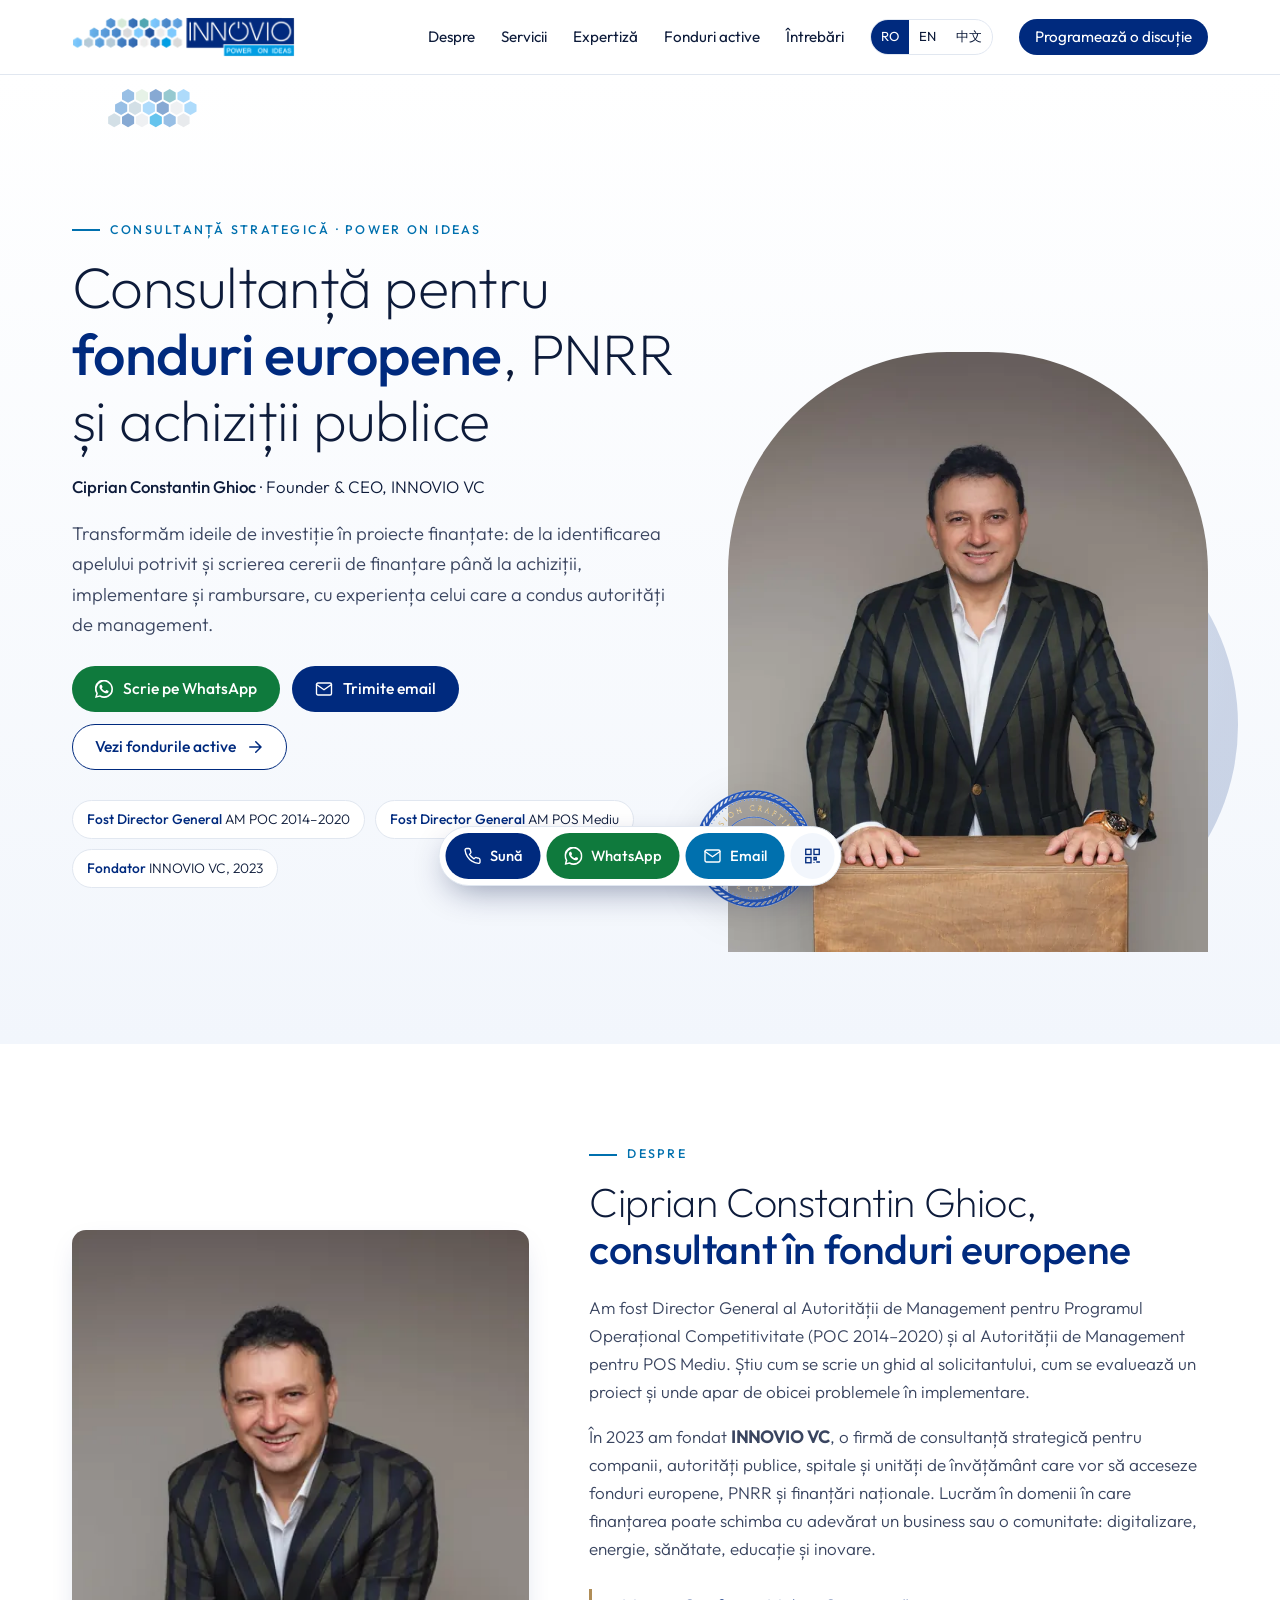
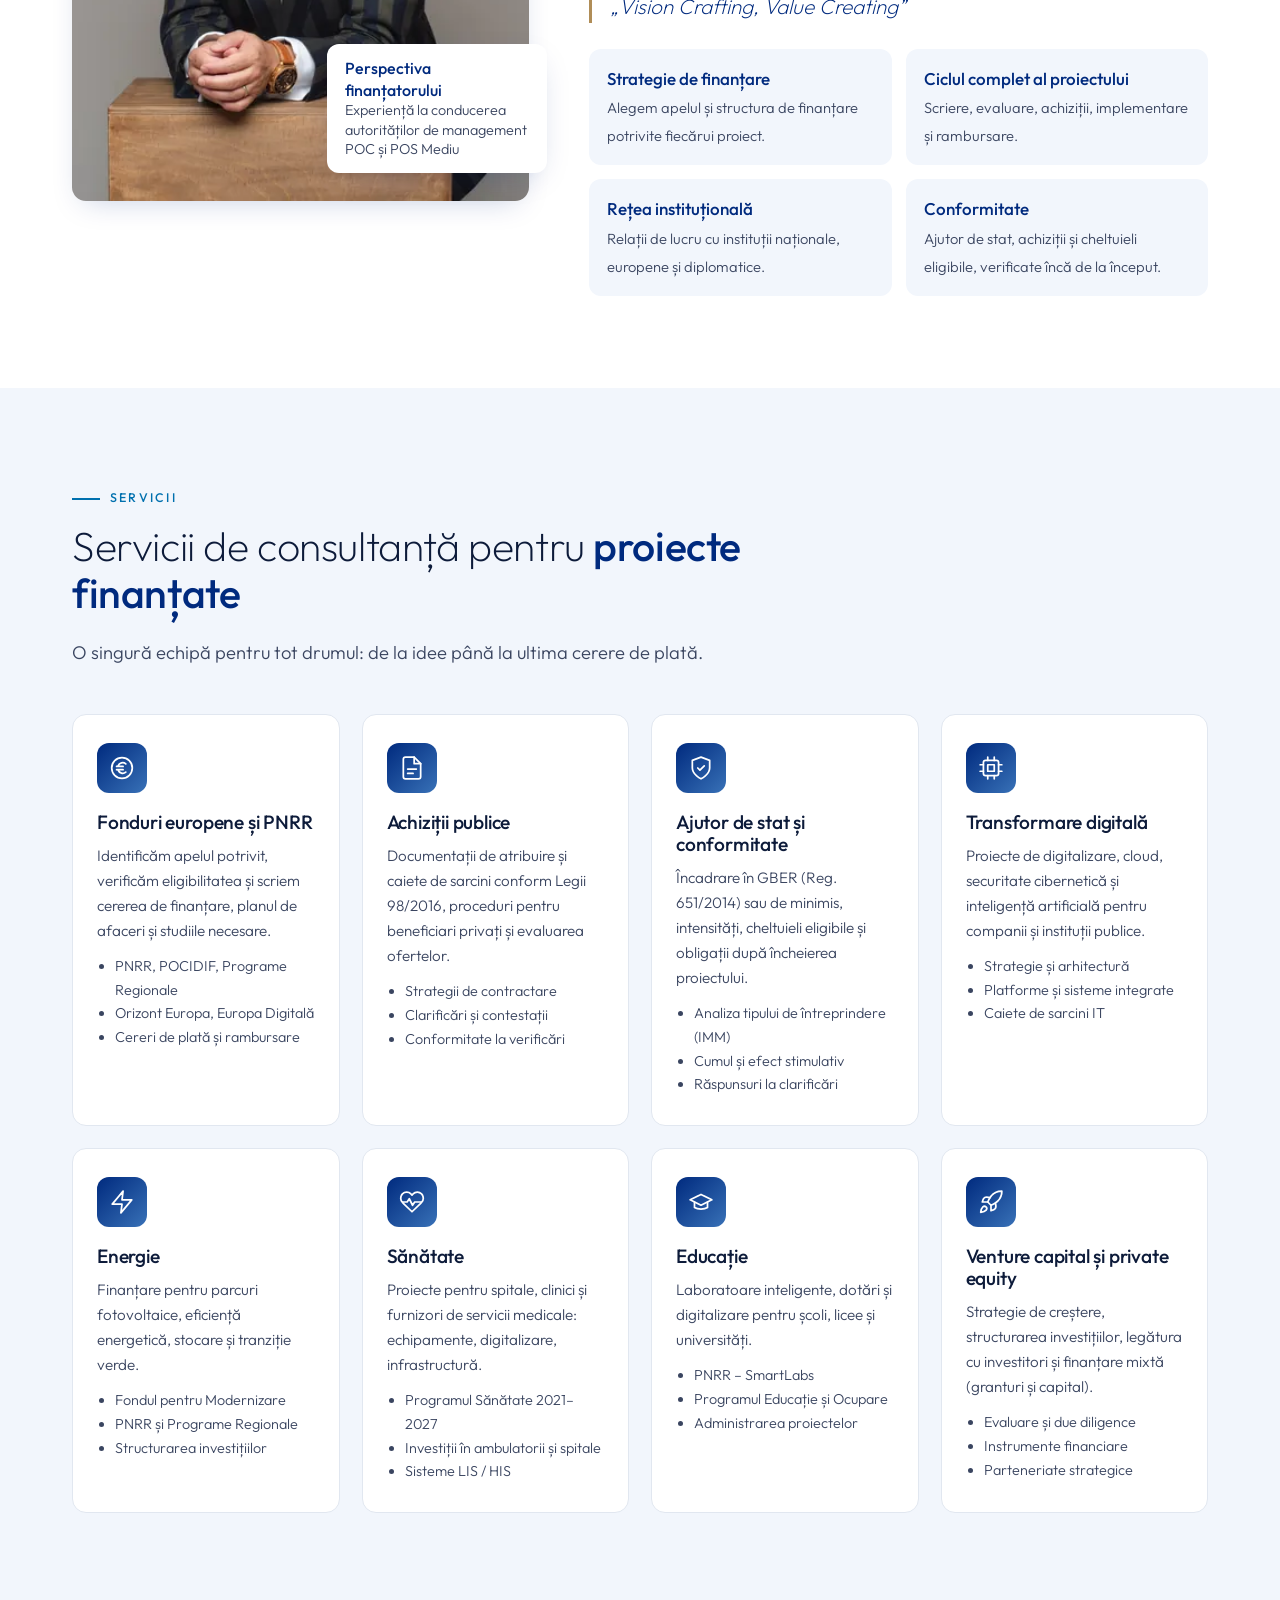
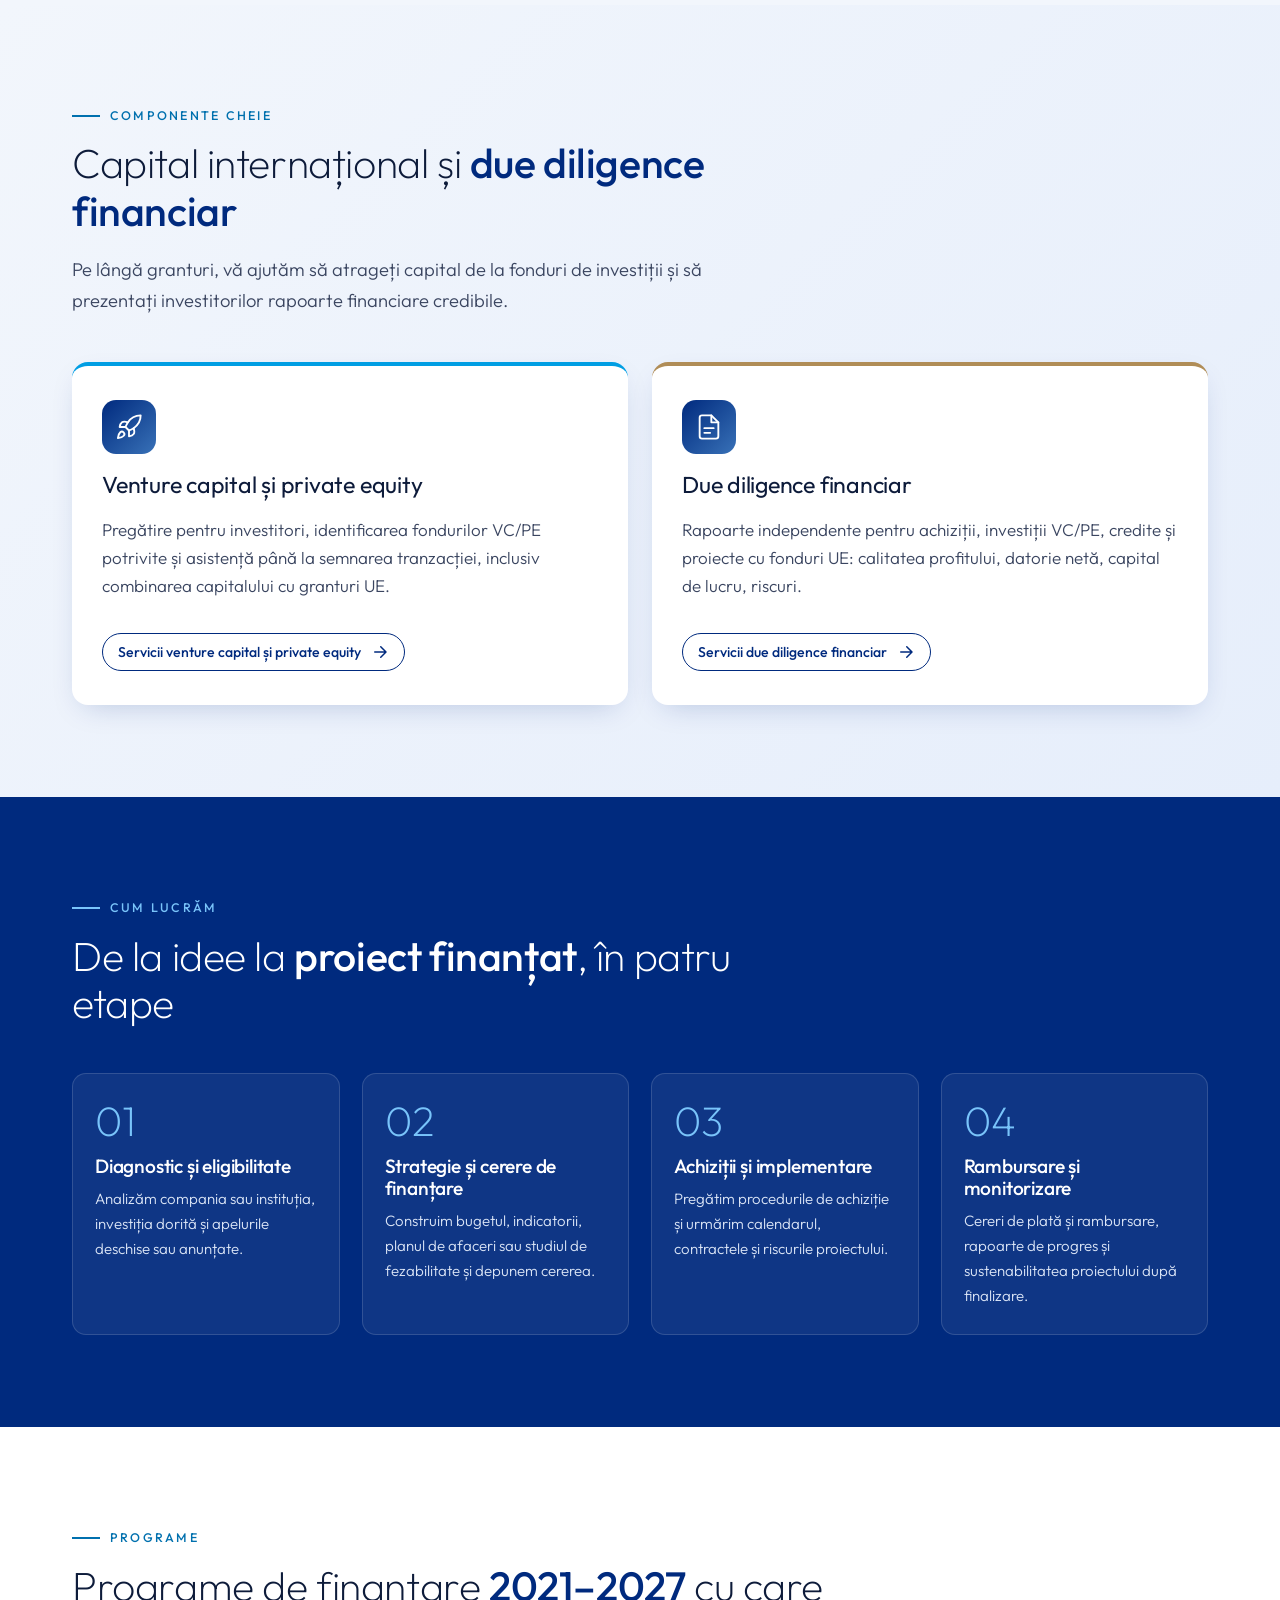
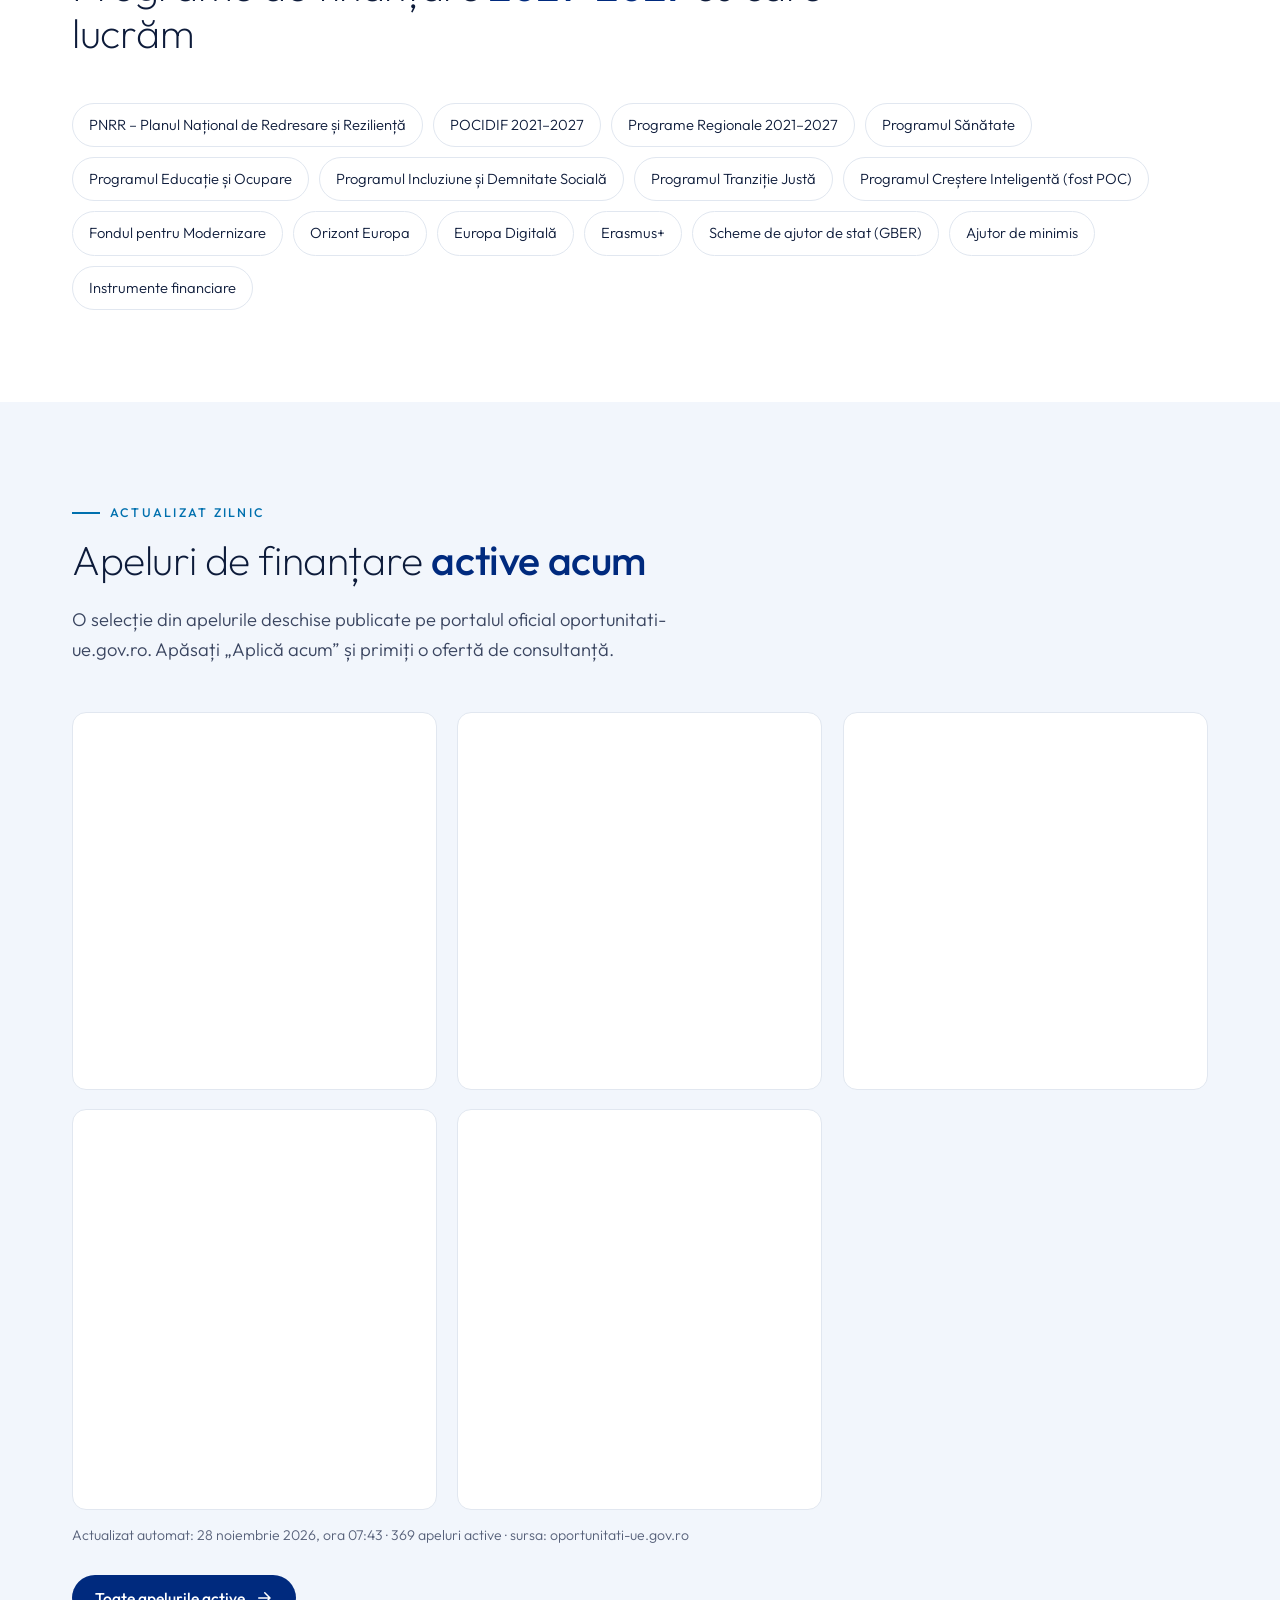
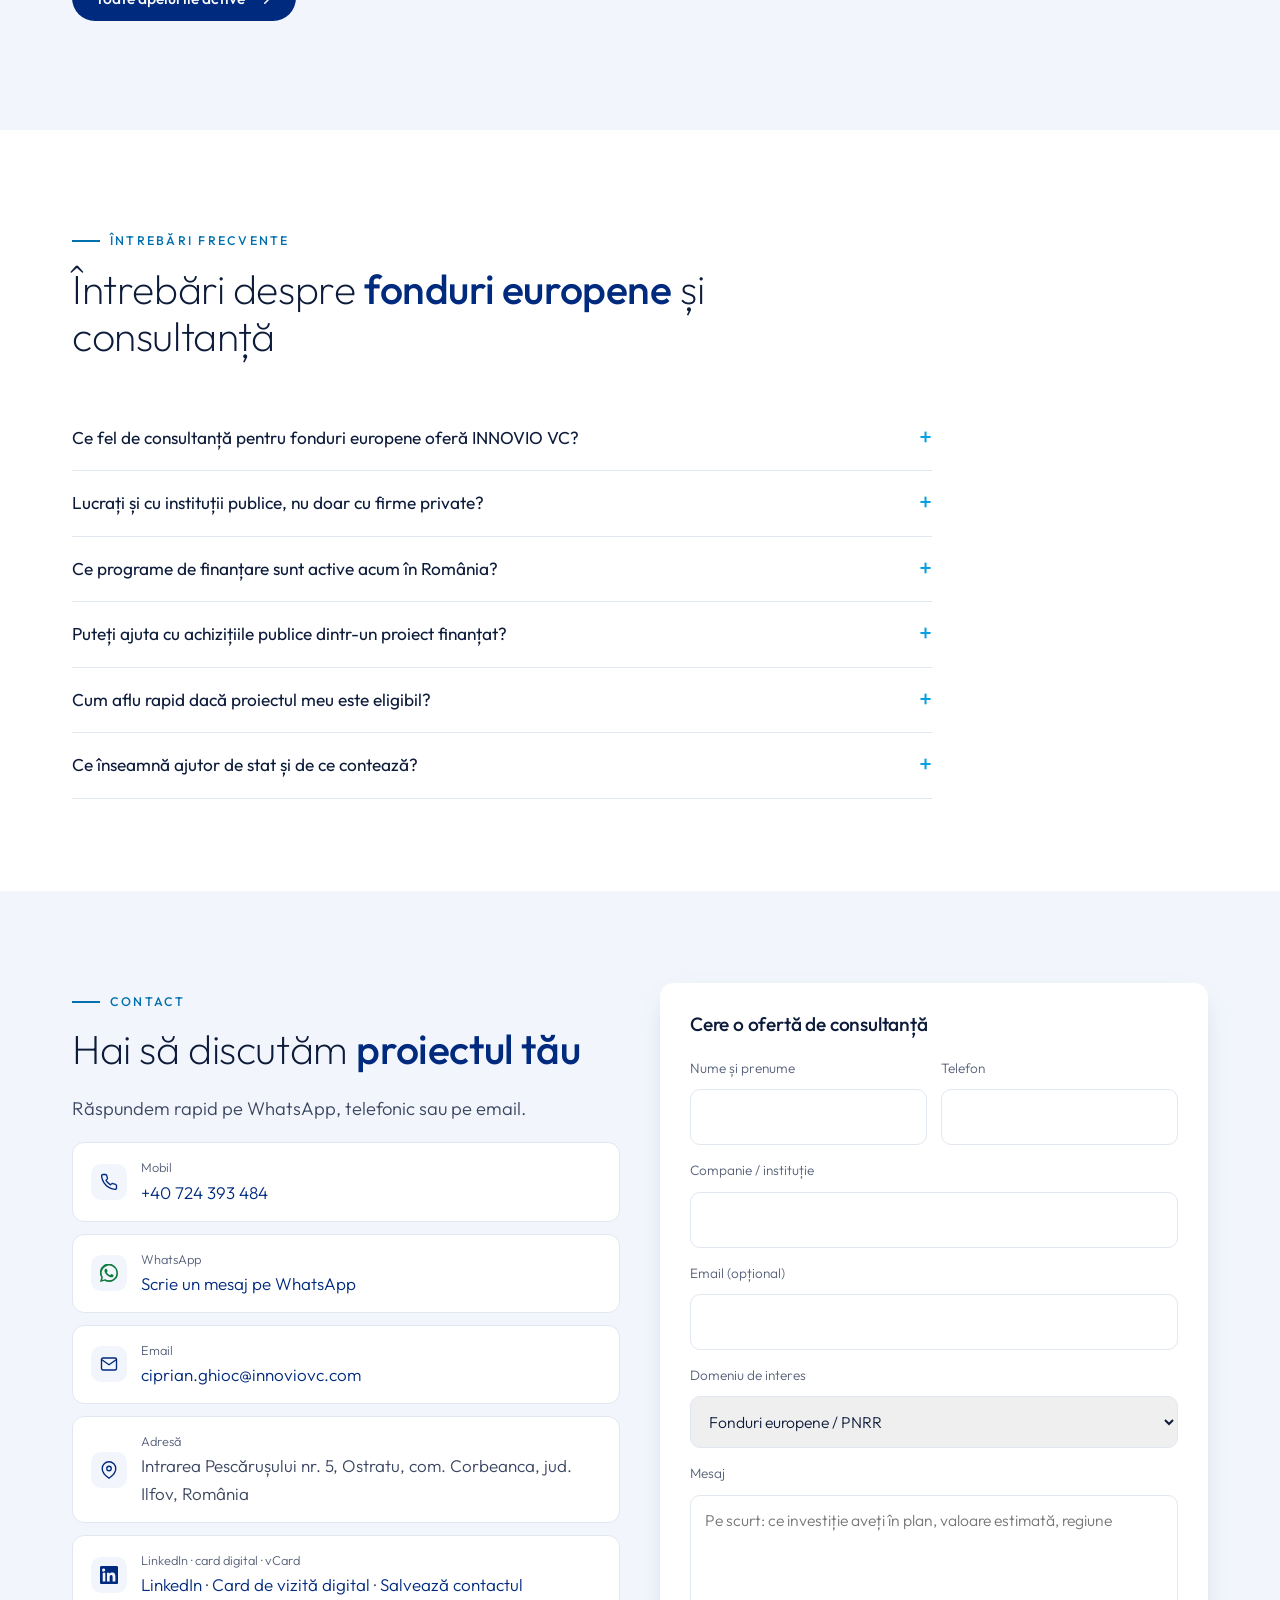
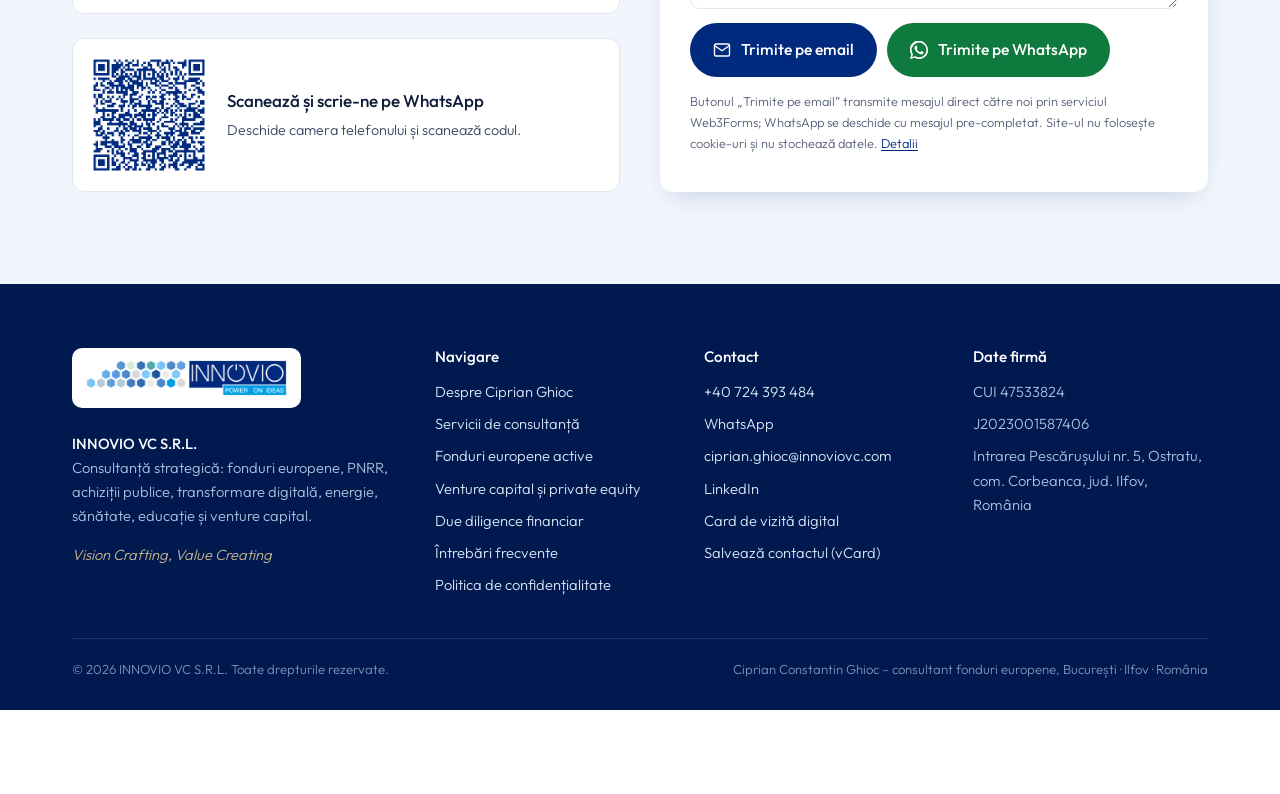
<file: index.html>
<!doctype html>
<html lang="ro">
<head>
<meta charset="utf-8">
<meta http-equiv="Content-Security-Policy" content="default-src 'self'; script-src 'self'; style-src 'self' 'unsafe-inline'; img-src 'self' data:; font-src 'self'; connect-src 'self' https://api.web3forms.com; form-action 'self' https://api.web3forms.com; base-uri 'self'; object-src 'none'; upgrade-insecure-requests">
<meta name="referrer" content="strict-origin-when-cross-origin">
<meta name="viewport" content="width=device-width, initial-scale=1">
<title>Consultanță fonduri europene, PNRR și achiziții publice | Ciprian Ghioc – INNOVIO VC</title>
<meta name="description" content="Ciprian Constantin Ghioc, Founder & CEO INNOVIO VC, fost Director General al AM POC: consultanță pentru fonduri europene, PNRR, achiziții publice, ajutor de stat, digitalizare, energie, sănătate și educație. Sună: +40 724 393 484.">
<meta name="keywords" content="consultanță fonduri europene, consultant fonduri europene, consultanță PNRR, fonduri nerambursabile, scriere proiecte fonduri europene, achiziții publice, Legea 98/2016, ajutor de stat GBER, POCIDIF 2021-2027, Programe Regionale 2021-2027, Program Sănătate, finanțare IMM, Ciprian Ghioc, INNOVIO VC, consultanță fonduri europene București, Ilfov">
<meta name="author" content="Ciprian Constantin Ghioc">
<meta name="robots" content="index, follow, max-image-preview:large">
<link rel="canonical" href="https://www.innoviovc.com/">
<link rel="alternate" hreflang="ro-RO" href="https://www.innoviovc.com/"><link rel="alternate" hreflang="en" href="https://www.innoviovc.com/en/"><link rel="alternate" hreflang="zh-Hans" href="https://www.innoviovc.com/zh/"><link rel="alternate" hreflang="x-default" href="https://www.innoviovc.com/">
<meta name="geo.region" content="RO-IF"><meta name="geo.placename" content="Corbeanca, Ilfov">
<meta property="og:type" content="website"><meta property="og:locale" content="ro_RO">
<meta property="og:site_name" content="INNOVIO VC – Ciprian Constantin Ghioc">
<meta property="og:title" content="Consultanță fonduri europene, PNRR și achiziții publice | Ciprian Ghioc – INNOVIO VC"><meta property="og:description" content="Ciprian Constantin Ghioc, Founder & CEO INNOVIO VC, fost Director General al AM POC: consultanță pentru fonduri europene, PNRR, achiziții publice, ajutor de stat, digitalizare, energie, sănătate și educație. Sună: +40 724 393 484."><meta property="og:url" content="https://www.innoviovc.com/">
<meta property="og:image" content="https://www.innoviovc.com/assets/img/og-ciprian-ghioc-innovio-vc.jpg"><meta property="og:image:width" content="1200"><meta property="og:image:height" content="630">
<meta name="twitter:card" content="summary_large_image"><meta name="theme-color" content="#002A7E">
<link rel="icon" href="favicon.ico" sizes="any"><link rel="icon" type="image/png" sizes="192x192" href="assets/img/icon-192.png">
<link rel="apple-touch-icon" href="assets/img/apple-touch-icon.png"><link rel="manifest" href="site.webmanifest">
<link rel="preload" href="assets/fonts/outfit-latin-300-normal.woff2" as="font" type="font/woff2" crossorigin>
<link rel="stylesheet" href="assets/css/style.css">
<script type="application/ld+json">{"@context": "https://schema.org", "@graph": [{"@type": "Person", "@id": "https://www.innoviovc.com/#ciprian", "name": "Ciprian Constantin Ghioc", "alternateName": "Ciprian Ghioc", "jobTitle": "Founder & CEO", "worksFor": {"@id": "https://www.innoviovc.com/#org"}, "url": "https://www.innoviovc.com/", "image": "https://www.innoviovc.com/assets/img/ciprian-ghioc-consultant-fonduri-europene-1200.jpg", "telephone": "+40724393484", "email": "ciprian.ghioc@innoviovc.com", "sameAs": ["https://www.linkedin.com/in/ciprian-constantin-ghioc-409647b0", "https://dixid.cards/cippy282-dl3j"], "description": "Consultant în fonduri europene, PNRR, achiziții publice și ajutor de stat; fost Director General al Autorității de Management pentru POC (2014–2020) și al AM POS Mediu.", "knowsLanguage": ["ro", "en"], "knowsAbout": ["EU funds", "Fonduri europene", "PNRR", "Recovery and Resilience Facility", "Public procurement", "Achiziții publice", "State aid", "GBER", "Digital transformation", "Energy", "Healthcare", "Education", "Venture capital"]}, {"@type": ["Organization", "ProfessionalService"], "@id": "https://www.innoviovc.com/#org", "name": "INNOVIO VC S.R.L.", "alternateName": "INNOVIO VC", "url": "https://www.innoviovc.com/", "logo": "https://www.innoviovc.com/assets/img/innovio-vc-logo-960.png", "image": "https://www.innoviovc.com/assets/img/og-ciprian-ghioc-innovio-vc.jpg", "slogan": "Vision Crafting, Value Creating", "foundingDate": "2023", "founder": {"@id": "https://www.innoviovc.com/#ciprian"}, "taxID": "47533824", "telephone": "+40724393484", "email": "ciprian.ghioc@innoviovc.com", "address": {"@type": "PostalAddress", "streetAddress": "Intrarea Pescărușului 5", "addressLocality": "Ostratu, Corbeanca", "addressRegion": "Ilfov", "addressCountry": "RO"}, "areaServed": ["RO", "EU"], "sameAs": ["https://www.linkedin.com/in/ciprian-constantin-ghioc-409647b0"], "availableLanguage": ["ro", "en"], "hasOfferCatalog": {"@type": "OfferCatalog", "name": "Services", "itemListElement": [{"@type": "Offer", "itemOffered": {"@type": "Service", "name": "Fonduri europene și PNRR"}}, {"@type": "Offer", "itemOffered": {"@type": "Service", "name": "Achiziții publice"}}, {"@type": "Offer", "itemOffered": {"@type": "Service", "name": "Ajutor de stat și conformitate"}}, {"@type": "Offer", "itemOffered": {"@type": "Service", "name": "Transformare digitală"}}, {"@type": "Offer", "itemOffered": {"@type": "Service", "name": "Energie"}}, {"@type": "Offer", "itemOffered": {"@type": "Service", "name": "Sănătate"}}, {"@type": "Offer", "itemOffered": {"@type": "Service", "name": "Educație"}}, {"@type": "Offer", "itemOffered": {"@type": "Service", "name": "Venture capital și private equity"}}]}}, {"@type": "WebSite", "@id": "https://www.innoviovc.com/#website", "url": "https://www.innoviovc.com/", "name": "INNOVIO VC – Ciprian Constantin Ghioc", "inLanguage": ["ro-RO", "en", "zh-Hans"], "publisher": {"@id": "https://www.innoviovc.com/#org"}}, {"@type": "WebPage", "@id": "https://www.innoviovc.com/#webpage", "url": "https://www.innoviovc.com/", "name": "Consultanță fonduri europene, PNRR și achiziții publice | Ciprian Ghioc – INNOVIO VC", "isPartOf": {"@id": "https://www.innoviovc.com/#website"}, "about": {"@id": "https://www.innoviovc.com/#org"}, "inLanguage": "ro-RO", "dateModified": "2026-11-22"}, {"@type": "FAQPage", "@id": "https://www.innoviovc.com/#faq", "inLanguage": "ro-RO", "mainEntity": [{"@type": "Question", "name": "Ce fel de consultanță pentru fonduri europene oferă INNOVIO VC?", "acceptedAnswer": {"@type": "Answer", "text": "INNOVIO VC acoperă întregul ciclu al unui proiect finanțat: identificarea apelului potrivit, analiza de eligibilitate, strategia de finanțare, scrierea cererii de finanțare și a planului de afaceri, depunerea, clarificările din evaluare, achizițiile publice sau private din proiect, implementarea, raportarea și cererile de rambursare sau de plată."}}, {"@type": "Question", "name": "Lucrați și cu instituții publice, nu doar cu firme private?", "acceptedAnswer": {"@type": "Answer", "text": "Da. Lucrăm cu companii private (IMM-uri și companii mari), autorități publice locale și centrale, spitale, unități de învățământ și ONG-uri. Experiența de conducere a unor autorități de management ne ajută să înțelegem atât perspectiva beneficiarului, cât și pe cea a finanțatorului."}}, {"@type": "Question", "name": "Ce programe de finanțare sunt active acum în România?", "acceptedAnswer": {"@type": "Answer", "text": "În perioada 2021–2027 sunt active, printre altele, PNRR, POCIDIF, cele opt Programe Regionale, Programul Sănătate, Programul Educație și Ocupare, Programul Incluziune și Demnitate Socială, Programul Tranziție Justă, plus programele gestionate direct de Comisia Europeană (Orizont Europa, Europa Digitală, Erasmus+). Pagina noastră de fonduri active se actualizează automat zilnic din sursa oficială oportunitati-ue.gov.ro."}}, {"@type": "Question", "name": "Puteți ajuta cu achizițiile publice dintr-un proiect finanțat?", "acceptedAnswer": {"@type": "Answer", "text": "Da. Pregătim documentațiile de atribuire și caietele de sarcini conform Legii 98/2016, procedurile pentru beneficiari privați, evaluarea ofertelor și răspunsurile la clarificări, astfel încât cheltuielile să rămână eligibile la verificare."}}, {"@type": "Question", "name": "Cum aflu rapid dacă proiectul meu este eligibil?", "acceptedAnswer": {"@type": "Answer", "text": "Trimiteți-ne pe WhatsApp sau pe email câteva informații: domeniul de activitate (cod CAEN), regiunea, tipul investiției și valoarea estimată. Vă răspundem cu programele potrivite și cu pașii următori."}}, {"@type": "Question", "name": "Ce înseamnă ajutor de stat și de ce contează?", "acceptedAnswer": {"@type": "Answer", "text": "Multe finanțări pentru firme sunt acordate ca ajutor de stat, în baza Regulamentului (UE) nr. 651/2014 (GBER) sau ca ajutor de minimis. Încadrarea corectă stabilește intensitatea finanțării, cheltuielile eligibile și obligațiile pe care le aveți după încheierea proiectului."}}]}]}</script>
</head>
<body>
<a class="skip" href="#main">Sari la conținut</a>
<header class="site-header">
 <div class="wrap">
  <a class="brand" href="./" aria-label="INNOVIO VC"><img src="assets/img/innovio-vc-logo-480.webp" width="240" height="43" alt="INNOVIO VC – Power on Ideas"></a>
  <button class="nav-toggle" aria-label="Menu" aria-expanded="false"><span></span><span></span><span></span></button>
  <nav class="nav" aria-label="Main">
   <a href="./#despre">Despre</a><a href="./#servicii">Servicii</a><a href="./#expertiza">Expertiză</a>
   <a href="fonduri-europene/">Fonduri active</a><a href="./#intrebari">Întrebări</a>
   <span class="lang-switch" aria-label="Language"><a href="./" hreflang="ro-RO" lang="ro-RO" aria-current="true">RO</a><a href="en/" hreflang="en" lang="en">EN</a><a href="zh/" hreflang="zh-Hans" lang="zh-Hans">中文</a></span>
   <a class="btn btn-primary btn-sm" href="./#contact">Programează o discuție</a>
  </nav>
 </div>
</header>
<main id="main">
<section class="hero" aria-labelledby="h1"><svg class="hex-deco tl" viewBox="0 0 300 120" aria-hidden="true"><polygon points="134,0 148,8 148,24 134,32 120,24 120,8" fill="#5495D4"/><polygon points="166,0 180,8 180,24 166,32 152,24 152,8" fill="#D7EAD8"/><polygon points="198,0 212,8 212,24 198,32 184,24 184,8" fill="#3871B7"/><polygon points="230,0 244,8 244,24 230,32 216,24 216,8" fill="#52A6B2"/><polygon points="262,0 276,8 276,24 262,32 248,24 248,8" fill="#79C4FA"/><polygon points="118,28 132,36 132,52 118,60 104,52 104,36" fill="#5495D4"/><polygon points="150,28 164,36 164,52 150,60 136,52 136,36" fill="#B6CBD7"/><polygon points="182,28 196,36 196,52 182,60 168,52 168,36" fill="#79C4FA"/><polygon points="214,28 228,36 228,52 214,60 200,52 200,36" fill="#3871B7"/><polygon points="246,28 260,36 260,52 246,60 232,52 232,36" fill="#E5E8EC"/><polygon points="278,28 292,36 292,52 278,60 264,52 264,36" fill="#79C4FA"/><polygon points="102,56 116,64 116,80 102,88 88,80 88,64" fill="#B6CBD7"/><polygon points="134,56 148,64 148,80 134,88 120,80 120,64" fill="#3871B7"/><polygon points="166,56 180,64 180,80 166,88 152,80 152,64" fill="#E5E8EC"/><polygon points="198,56 212,64 212,80 198,88 184,80 184,64" fill="#009EE3"/><polygon points="230,56 244,64 244,80 230,88 216,80 216,64" fill="#5495D4"/><polygon points="262,56 276,64 276,80 262,88 248,80 248,64" fill="#D9DDE2"/></svg>
 <div class="wrap">
  <div class="hero-text">
   <span class="eyebrow">Consultanță strategică · Power on Ideas</span>
   <h1 id="h1">Consultanță pentru <strong>fonduri europene</strong>, PNRR și achiziții publice</h1>
   <p class="who"><b>Ciprian Constantin Ghioc</b> · Founder &amp; CEO, INNOVIO VC</p>
   <p class="lead">Transformăm ideile de investiție în proiecte finanțate: de la identificarea apelului potrivit și scrierea cererii de finanțare până la achiziții, implementare și rambursare, cu experiența celui care a condus autorități de management.</p>
   <div class="cta-row">
    <a class="btn btn-wa" href="https://wa.me/40724393484?text=Bun%C4%83%20ziua%2C%20domnule%20Ghioc%2C%20doresc%20o%20discu%C8%9Bie%20despre%20finan%C8%9Bare%20(innoviovc.com)" target="_blank" rel="noopener"><svg viewBox="0 0 24 24" fill="currentColor" aria-hidden="true"><path d="M17.5 14.4c-.3-.1-1.8-.9-2-1-.3-.1-.5-.1-.7.1-.2.3-.8 1-.9 1.2-.2.2-.3.2-.6.1-.3-.1-1.3-.5-2.4-1.5-.9-.8-1.5-1.8-1.7-2.1-.2-.3 0-.5.1-.6l.4-.5c.2-.2.2-.3.3-.5.1-.2 0-.4 0-.5l-.9-2.2c-.2-.6-.5-.5-.7-.5h-.6c-.2 0-.5.1-.8.4-.3.3-1 1-1 2.5s1.1 2.9 1.2 3.1c.1.2 2.1 3.2 5.1 4.5.7.3 1.3.5 1.7.6.7.2 1.4.2 1.9.1.6-.1 1.8-.7 2-1.4.2-.7.2-1.3.2-1.4-.1-.2-.3-.3-.6-.4zM12 21.8c-1.8 0-3.5-.5-5-1.4l-.4-.2-3.7 1 1-3.6-.2-.4A9.8 9.8 0 1 1 12 21.8zm8.4-18.3A11.8 11.8 0 0 0 1.7 17.8L0 24l6.3-1.7A11.8 11.8 0 0 0 24 12c0-3.2-1.2-6.2-3.5-8.5z"/></svg> Scrie pe WhatsApp</a>
    <a class="btn btn-primary" href="mailto:ciprian.ghioc@innoviovc.com?subject=Cerere%20consultan%C8%9B%C4%83%20(innoviovc.com)"><svg viewBox="0 0 24 24" fill="none" stroke="currentColor" stroke-width="1.8" stroke-linecap="round" stroke-linejoin="round" aria-hidden="true"><rect x="2" y="4" width="20" height="16" rx="2"/><path d="m22 6-10 7L2 6"/></svg> Trimite email</a>
    <a class="btn btn-ghost" href="fonduri-europene/">Vezi fondurile active <svg viewBox="0 0 24 24" fill="none" stroke="currentColor" stroke-width="2" stroke-linecap="round" stroke-linejoin="round" aria-hidden="true"><path d="M5 12h14M13 5l7 7-7 7"/></svg></a>
   </div>
   <ul class="creds"><li><b>Fost Director General</b> AM POC 2014–2020</li><li><b>Fost Director General</b> AM POS Mediu</li><li><b>Fondator</b> INNOVIO VC, 2023</li></ul>
  </div>
  <div class="hero-photo"><picture><source type="image/webp" srcset="assets/img/ciprian-ghioc-consultant-fonduri-europene-640.webp 640w, assets/img/ciprian-ghioc-consultant-fonduri-europene-1200.webp 1200w" sizes="(max-width: 820px) 90vw, 480px"><img src="assets/img/ciprian-ghioc-consultant-fonduri-europene-1200.jpg" width="1200" height="1500" alt="Ciprian Constantin Ghioc, consultant fonduri europene și PNRR, Founder & CEO INNOVIO VC" fetchpriority="high"></picture>
   <img class="seal" src="assets/img/innovio-vc-sigiliu-2023.png" width="118" height="118" alt="INNOVIO VC 2023 – Vision Crafting, Value Creating" loading="lazy"></div>
 </div>
</section>
<section id="despre"><div class="wrap about">
 <div class="about-photo"><picture><source type="image/webp" srcset="assets/img/ciprian-ghioc-ceo-innovio-vc-640.webp 640w, assets/img/ciprian-ghioc-ceo-innovio-vc-1200.webp 1200w" sizes="(max-width: 820px) 90vw, 480px"><img src="assets/img/ciprian-ghioc-ceo-innovio-vc-1200.jpg" width="1200" height="960" alt="Ciprian Ghioc, CEO INNOVIO VC, expert în fonduri europene și achiziții publice" loading="lazy" decoding="async"></picture><div class="badge"><b>Perspectiva finanțatorului</b>Experiență la conducerea autorităților de management POC și POS Mediu</div></div>
 <div><span class="eyebrow">Despre</span><h2>Ciprian Constantin Ghioc, <strong>consultant în fonduri europene</strong></h2><p>Am fost Director General al Autorității de Management pentru Programul Operațional Competitivitate (POC 2014–2020) și al Autorității de Management pentru POS Mediu. Știu cum se scrie un ghid al solicitantului, cum se evaluează un proiect și unde apar de obicei problemele în implementare.</p><p>În 2023 am fondat <strong>INNOVIO VC</strong>, o firmă de consultanță strategică pentru companii, autorități publice, spitale și unități de învățământ care vor să acceseze fonduri europene, PNRR și finanțări naționale. Lucrăm în domenii în care finanțarea poate schimba cu adevărat un business sau o comunitate: digitalizare, energie, sănătate, educație și inovare.</p>
  <p class="motto">„Vision Crafting, Value Creating”</p><div class="facts"><div class="fact"><b>Strategie de finanțare</b><span>Alegem apelul și structura de finanțare potrivite fiecărui proiect.</span></div><div class="fact"><b>Ciclul complet al proiectului</b><span>Scriere, evaluare, achiziții, implementare și rambursare.</span></div><div class="fact"><b>Rețea instituțională</b><span>Relații de lucru cu instituții naționale, europene și diplomatice.</span></div><div class="fact"><b>Conformitate</b><span>Ajutor de stat, achiziții și cheltuieli eligibile, verificate încă de la început.</span></div></div></div>
</div></section>
<section id="servicii" class="bg-mist"><div class="wrap">
 <div class="section-head"><span class="eyebrow">Servicii</span><h2>Servicii de consultanță pentru <strong>proiecte finanțate</strong></h2><p class="lead">O singură echipă pentru tot drumul: de la idee până la ultima cerere de plată.</p></div>
 <div class="grid grid-4"><article class="card"><div class="ico"><svg viewBox="0 0 24 24" fill="none" stroke="currentColor" stroke-width="1.6" stroke-linecap="round" stroke-linejoin="round" aria-hidden="true"><circle cx="12" cy="12" r="9.5"/><path d="M15.5 8.2A4.5 4.5 0 0 0 8.4 10M8.4 14a4.5 4.5 0 0 0 7.1 1.8M7 10.5h6M7 13.5h6"/></svg></div><h3>Fonduri europene și PNRR</h3><p>Identificăm apelul potrivit, verificăm eligibilitatea și scriem cererea de finanțare, planul de afaceri și studiile necesare.</p><ul><li>PNRR, POCIDIF, Programe Regionale</li><li>Orizont Europa, Europa Digitală</li><li>Cereri de plată și rambursare</li></ul></article>
<article class="card"><div class="ico"><svg viewBox="0 0 24 24" fill="none" stroke="currentColor" stroke-width="1.6" stroke-linecap="round" stroke-linejoin="round" aria-hidden="true"><path d="M14 2H6a2 2 0 0 0-2 2v16a2 2 0 0 0 2 2h12a2 2 0 0 0 2-2V8z"/><path d="M14 2v6h6M8 13h8M8 17h5"/></svg></div><h3>Achiziții publice</h3><p>Documentații de atribuire și caiete de sarcini conform Legii 98/2016, proceduri pentru beneficiari privați și evaluarea ofertelor.</p><ul><li>Strategii de contractare</li><li>Clarificări și contestații</li><li>Conformitate la verificări</li></ul></article>
<article class="card"><div class="ico"><svg viewBox="0 0 24 24" fill="none" stroke="currentColor" stroke-width="1.6" stroke-linecap="round" stroke-linejoin="round" aria-hidden="true"><path d="M12 22s8-4 8-10V5l-8-3-8 3v7c0 6 8 10 8 10z"/><path d="m9 12 2 2 4-4"/></svg></div><h3>Ajutor de stat și conformitate</h3><p>Încadrare în GBER (Reg. 651/2014) sau de minimis, intensități, cheltuieli eligibile și obligații după încheierea proiectului.</p><ul><li>Analiza tipului de întreprindere (IMM)</li><li>Cumul și efect stimulativ</li><li>Răspunsuri la clarificări</li></ul></article>
<article class="card"><div class="ico"><svg viewBox="0 0 24 24" fill="none" stroke="currentColor" stroke-width="1.6" stroke-linecap="round" stroke-linejoin="round" aria-hidden="true"><rect x="5" y="5" width="14" height="14" rx="2"/><path d="M9 9h6v6H9zM9 2v3M15 2v3M9 19v3M15 19v3M2 9h3M2 15h3M19 9h3M19 15h3"/></svg></div><h3>Transformare digitală</h3><p>Proiecte de digitalizare, cloud, securitate cibernetică și inteligență artificială pentru companii și instituții publice.</p><ul><li>Strategie și arhitectură</li><li>Platforme și sisteme integrate</li><li>Caiete de sarcini IT</li></ul></article>
<article class="card"><div class="ico"><svg viewBox="0 0 24 24" fill="none" stroke="currentColor" stroke-width="1.6" stroke-linecap="round" stroke-linejoin="round" aria-hidden="true"><path d="M13 2 3 14h9l-1 8 10-12h-9z"/></svg></div><h3>Energie</h3><p>Finanțare pentru parcuri fotovoltaice, eficiență energetică, stocare și tranziție verde.</p><ul><li>Fondul pentru Modernizare</li><li>PNRR și Programe Regionale</li><li>Structurarea investițiilor</li></ul></article>
<article class="card"><div class="ico"><svg viewBox="0 0 24 24" fill="none" stroke="currentColor" stroke-width="1.6" stroke-linecap="round" stroke-linejoin="round" aria-hidden="true"><path d="M20.8 4.6a5.5 5.5 0 0 0-7.8 0L12 5.7l-1-1.1a5.5 5.5 0 0 0-7.8 7.8l1 1L12 21l7.8-7.6 1-1a5.5 5.5 0 0 0 0-7.8z"/><path d="M3.5 12h4l2-3 3 6 2-3h6"/></svg></div><h3>Sănătate</h3><p>Proiecte pentru spitale, clinici și furnizori de servicii medicale: echipamente, digitalizare, infrastructură.</p><ul><li>Programul Sănătate 2021–2027</li><li>Investiții în ambulatorii și spitale</li><li>Sisteme LIS / HIS</li></ul></article>
<article class="card"><div class="ico"><svg viewBox="0 0 24 24" fill="none" stroke="currentColor" stroke-width="1.6" stroke-linecap="round" stroke-linejoin="round" aria-hidden="true"><path d="M22 10 12 5 2 10l10 5 10-5z"/><path d="M6 12v5c3 2 9 2 12 0v-5"/></svg></div><h3>Educație</h3><p>Laboratoare inteligente, dotări și digitalizare pentru școli, licee și universități.</p><ul><li>PNRR – SmartLabs</li><li>Programul Educație și Ocupare</li><li>Administrarea proiectelor</li></ul></article>
<article class="card"><div class="ico"><svg viewBox="0 0 24 24" fill="none" stroke="currentColor" stroke-width="1.6" stroke-linecap="round" stroke-linejoin="round" aria-hidden="true"><path d="M4.5 16.5c-1.5 1.3-2 5-2 5s3.7-.5 5-2c.7-.8.7-2.1-.1-2.9a2.2 2.2 0 0 0-2.9-.1zM12 15l-3-3a22 22 0 0 1 2-3.9A12.9 12.9 0 0 1 22 2c0 2.7-.8 7.5-6 11a22.4 22.4 0 0 1-4 2z"/><path d="M9 12H4s.6-3 2-4c1.6-1.1 5 0 5 0M12 15v5s3-.6 4-2c1.1-1.6 0-5 0-5"/></svg></div><h3>Venture capital și private equity</h3><p>Strategie de creștere, structurarea investițiilor, legătura cu investitori și finanțare mixtă (granturi și capital).</p><ul><li>Evaluare și due diligence</li><li>Instrumente financiare</li><li>Parteneriate strategice</li></ul></article></div>
</div></section>
<section id="componente" class="key-band"><div class="wrap"><div class="section-head"><span class="eyebrow">Componente cheie</span><h2>Capital internațional și <strong>due diligence financiar</strong></h2><p class="lead">Pe lângă granturi, vă ajutăm să atrageți capital de la fonduri de investiții și să prezentați investitorilor rapoarte financiare credibile.</p></div><div class="kgrid"><article class="kcard"><div class="ico"><svg viewBox="0 0 24 24" fill="none" stroke="currentColor" stroke-width="1.6" stroke-linecap="round" stroke-linejoin="round" aria-hidden="true"><path d="M4.5 16.5c-1.5 1.3-2 5-2 5s3.7-.5 5-2c.7-.8.7-2.1-.1-2.9a2.2 2.2 0 0 0-2.9-.1zM12 15l-3-3a22 22 0 0 1 2-3.9A12.9 12.9 0 0 1 22 2c0 2.7-.8 7.5-6 11a22.4 22.4 0 0 1-4 2z"/><path d="M9 12H4s.6-3 2-4c1.6-1.1 5 0 5 0M12 15v5s3-.6 4-2c1.1-1.6 0-5 0-5"/></svg></div><h3>Venture capital și private equity</h3><p>Pregătire pentru investitori, identificarea fondurilor VC/PE potrivite și asistență până la semnarea tranzacției, inclusiv combinarea capitalului cu granturi UE.</p><a class="btn btn-ghost btn-sm" href="venture-capital-private-equity.html">Servicii venture capital și private equity <svg viewBox="0 0 24 24" fill="none" stroke="currentColor" stroke-width="2" stroke-linecap="round" stroke-linejoin="round" aria-hidden="true"><path d="M5 12h14M13 5l7 7-7 7"/></svg></a></article><article class="kcard"><div class="ico"><svg viewBox="0 0 24 24" fill="none" stroke="currentColor" stroke-width="1.6" stroke-linecap="round" stroke-linejoin="round" aria-hidden="true"><path d="M14 2H6a2 2 0 0 0-2 2v16a2 2 0 0 0 2 2h12a2 2 0 0 0 2-2V8z"/><path d="M14 2v6h6M8 13h8M8 17h5"/></svg></div><h3>Due diligence financiar</h3><p>Rapoarte independente pentru achiziții, investiții VC/PE, credite și proiecte cu fonduri UE: calitatea profitului, datorie netă, capital de lucru, riscuri.</p><a class="btn btn-ghost btn-sm" href="due-diligence-financiar.html">Servicii due diligence financiar <svg viewBox="0 0 24 24" fill="none" stroke="currentColor" stroke-width="2" stroke-linecap="round" stroke-linejoin="round" aria-hidden="true"><path d="M5 12h14M13 5l7 7-7 7"/></svg></a></article></div></div></section>
<section id="expertiza" class="bg-admiral"><div class="wrap">
 <div class="section-head"><span class="eyebrow">Cum lucrăm</span><h2>De la idee la <strong style="color:#fff">proiect finanțat</strong>, în patru etape</h2></div><div class="steps"><div class="step"><h3>Diagnostic și eligibilitate</h3><p>Analizăm compania sau instituția, investiția dorită și apelurile deschise sau anunțate.</p></div><div class="step"><h3>Strategie și cerere de finanțare</h3><p>Construim bugetul, indicatorii, planul de afaceri sau studiul de fezabilitate și depunem cererea.</p></div><div class="step"><h3>Achiziții și implementare</h3><p>Pregătim procedurile de achiziție și urmărim calendarul, contractele și riscurile proiectului.</p></div><div class="step"><h3>Rambursare și monitorizare</h3><p>Cereri de plată și rambursare, rapoarte de progres și sustenabilitatea proiectului după finalizare.</p></div></div>
</div></section>
<section><div class="wrap"><div class="section-head"><span class="eyebrow">Programe</span><h2>Programe de finanțare <strong>2021–2027</strong> cu care lucrăm</h2></div><ul class="chips"><!--PROGRAME-START--><li>PNRR – Planul Național de Redresare și Reziliență</li><li>POCIDIF 2021–2027</li><li>Programe Regionale 2021–2027</li><li>Programul Sănătate</li><li>Programul Educație și Ocupare</li><li>Programul Incluziune și Demnitate Socială</li><li>Programul Tranziție Justă</li><li>Programul Creștere Inteligentă (fost POC)</li><li>Fondul pentru Modernizare</li><li>Orizont Europa</li><li>Europa Digitală</li><li>Erasmus+</li><li>Scheme de ajutor de stat (GBER)</li><li>Ajutor de minimis</li><li>Instrumente financiare</li><!--PROGRAME-END--></ul></div></section>
<section id="fonduri" class="bg-mist"><div class="wrap">
 <div class="section-head"><span class="eyebrow">Actualizat zilnic</span><h2>Apeluri de finanțare <strong>active acum</strong></h2><p class="lead">O selecție din apelurile deschise publicate pe portalul oficial oportunitati-ue.gov.ro. Apăsați „Aplică acum” și primiți o ofertă de consultanță.</p></div>
<!--FONDURI-START-->
<div class="calls"><article class="call" data-cat="energie" data-dl="1799964000" data-op="1795816740"><span class="tag">Programe Regionale</span><h3 class="call-t"><a href="https://oportunitati-ue.gov.ro/apel/sprijin-pentru-dezvoltare-teritoriala-integrata-apelul-2-de-proiecte-dedicat-patrimoniului-cultural-din-mediul-rural/" target="_blank" rel="noopener nofollow">SPRIJIN PENTRU DEZVOLTARE TERITORIALĂ INTEGRATĂ-APELUL 2 DE PROIECTE DEDICAT PATRIMONIULUI CULTURAL DIN MEDIUL RURAL</a></h3><dl><dt>Program</dt><dd>Programe Regionale</dd><dt>Data deschiderii</dt><dd>27 noiembrie 2026</dd><dt>Termen limită depunere</dt><dd>15 ianuarie 2027 00:00</dd><dt>Buget</dt><dd>30.807.165 RON</dd></dl><div class="actions"><a class="btn btn-primary btn-sm" href="mailto:ciprian.ghioc@innoviovc.com" data-apply data-call="SPRIJIN PENTRU DEZVOLTARE TERITORIALĂ INTEGRATĂ-APELUL 2 DE PROIECTE DEDICAT PATRIMONIULUI CULTURAL DIN MEDIUL RURAL">Aplică acum</a><a class="btn btn-wa btn-sm" href="https://wa.me/40724393484" data-wa-call target="_blank" rel="noopener" aria-label="Cere ofertă pe WhatsApp pentru acest apel">WhatsApp</a><a class="src" href="https://oportunitati-ue.gov.ro/apel/sprijin-pentru-dezvoltare-teritoriala-integrata-apelul-2-de-proiecte-dedicat-patrimoniului-cultural-din-mediul-rural/" target="_blank" rel="noopener nofollow">Detalii oficiale ↗</a></div></article>
<article class="call" data-cat="educatie social public" data-dl="1801173600" data-op="1795816740"><span class="tag">Programul Educație și Ocupare</span><h3 class="call-t"><a href="https://oportunitati-ue.gov.ro/apel/scoli-pentru-viitor-iti-valea-jiului/" target="_blank" rel="noopener nofollow">ȘCOLI PENTRU VIITOR – ITI VALEA JIULUI</a></h3><dl><dt>Program</dt><dd>Programul Educație și Ocupare</dd><dt>Data deschiderii</dt><dd>27 noiembrie 2026</dd><dt>Termen limită depunere</dt><dd>29 ianuarie 2027 00:00</dd><dt>Buget</dt><dd>18.704.350 RON</dd></dl><div class="actions"><a class="btn btn-primary btn-sm" href="mailto:ciprian.ghioc@innoviovc.com" data-apply data-call="ȘCOLI PENTRU VIITOR – ITI VALEA JIULUI">Aplică acum</a><a class="btn btn-wa btn-sm" href="https://wa.me/40724393484" data-wa-call target="_blank" rel="noopener" aria-label="Cere ofertă pe WhatsApp pentru acest apel">WhatsApp</a><a class="src" href="https://oportunitati-ue.gov.ro/apel/scoli-pentru-viitor-iti-valea-jiului/" target="_blank" rel="noopener nofollow">Detalii oficiale ↗</a></div></article>
<article class="call" data-cat="educatie social" data-dl="1801173600" data-op="1795730340"><span class="tag">Programul Educație și Ocupare</span><h3 class="call-t"><a href="https://oportunitati-ue.gov.ro/apel/restart-femei-pe-piata-muncii-2/" target="_blank" rel="noopener nofollow">ReSTART: Femei pe piața muncii</a></h3><dl><dt>Program</dt><dd>Programul Educație și Ocupare</dd><dt>Data deschiderii</dt><dd>26 noiembrie 2026</dd><dt>Termen limită depunere</dt><dd>29 ianuarie 2027 00:00</dd><dt>Buget</dt><dd>22.435.766,28 RON</dd></dl><div class="actions"><a class="btn btn-primary btn-sm" href="mailto:ciprian.ghioc@innoviovc.com" data-apply data-call="ReSTART: Femei pe piața muncii">Aplică acum</a><a class="btn btn-wa btn-sm" href="https://wa.me/40724393484" data-wa-call target="_blank" rel="noopener" aria-label="Cere ofertă pe WhatsApp pentru acest apel">WhatsApp</a><a class="src" href="https://oportunitati-ue.gov.ro/apel/restart-femei-pe-piata-muncii-2/" target="_blank" rel="noopener nofollow">Detalii oficiale ↗</a></div></article>
<article class="call" data-cat="imm" data-dl="1809291600" data-op="1795211940"><span class="tag">Programe Regionale</span><h3 class="call-t"><a href="https://oportunitati-ue.gov.ro/apel/prnv-2026-131-i-1-sprijin-pentru-dezvoltarea-de-tehnologii-strategice-pentru-europa-step/" target="_blank" rel="noopener nofollow">PRNV/2026/131.I/1 – Sprijin pentru dezvoltarea de tehnologii strategice pentru Europa – STEP</a></h3><dl><dt>Program</dt><dd>Programe Regionale</dd><dt>Data deschiderii</dt><dd>20 noiembrie 2026</dd><dt>Termen limită depunere</dt><dd>03 mai 2027 00:00</dd><dt>Buget</dt><dd>43.472.936,34 RON</dd></dl><div class="actions"><a class="btn btn-primary btn-sm" href="mailto:ciprian.ghioc@innoviovc.com" data-apply data-call="PRNV/2026/131.I/1 – Sprijin pentru dezvoltarea de tehnologii strategice pentru Europa – STEP">Aplică acum</a><a class="btn btn-wa btn-sm" href="https://wa.me/40724393484" data-wa-call target="_blank" rel="noopener" aria-label="Cere ofertă pe WhatsApp pentru acest apel">WhatsApp</a><a class="src" href="https://oportunitati-ue.gov.ro/apel/prnv-2026-131-i-1-sprijin-pentru-dezvoltarea-de-tehnologii-strategice-pentru-europa-step/" target="_blank" rel="noopener nofollow">Detalii oficiale ↗</a></div></article>
<article class="call" data-cat="imm" data-dl="1795989600" data-op="1795125540"><span class="tag urgent">Termen: mâine</span><h3 class="call-t"><a href="https://oportunitati-ue.gov.ro/apel/pr-ne-2026-p1-rso1-3-1-5-instrumente-financiare-pentru-constructia-extinderea-parcurilor-industriale/" target="_blank" rel="noopener nofollow">PR/NE/2026/P1/RSO1.3/1/5 – Instrumente Financiare pentru construcția, extinderea parcurilor industriale</a></h3><dl><dt>Program</dt><dd>Programe Regionale</dd><dt>Data deschiderii</dt><dd>19 noiembrie 2026</dd><dt>Termen limită depunere</dt><dd>30 noiembrie 2026 00:00</dd><dt>Buget</dt><dd>267.205.000 RON</dd></dl><div class="actions"><a class="btn btn-primary btn-sm" href="mailto:ciprian.ghioc@innoviovc.com" data-apply data-call="PR/NE/2026/P1/RSO1.3/1/5 – Instrumente Financiare pentru construcția, extinderea parcurilor industriale">Aplică acum</a><a class="btn btn-wa btn-sm" href="https://wa.me/40724393484" data-wa-call target="_blank" rel="noopener" aria-label="Cere ofertă pe WhatsApp pentru acest apel">WhatsApp</a><a class="src" href="https://oportunitati-ue.gov.ro/apel/pr-ne-2026-p1-rso1-3-1-5-instrumente-financiare-pentru-constructia-extinderea-parcurilor-industriale/" target="_blank" rel="noopener nofollow">Detalii oficiale ↗</a></div></article>
<article class="call" data-cat="sanatate social public" data-dl="1800021600" data-op="1794866340"><span class="tag">Programul Incluziune și Demnitate…</span><h3 class="call-t"><a href="https://oportunitati-ue.gov.ro/apel/ghidul-solicitantului-servicii-de-ingrijire-la-domiciliu-pentru-persoanele-varstnice-iti-microregiunea-tara-fagarasului-relansare-2026/" target="_blank" rel="noopener nofollow">Ghidul Solicitantului „Servicii de îngrijire la domiciliu pentru persoanele vârstnice” – ITI Microregiunea Țara Făgărașului – relansare 2026</a></h3><dl><dt>Program</dt><dd>Programul Incluziune și Demnitate Socială</dd><dt>Data deschiderii</dt><dd>16 noiembrie 2026</dd><dt>Termen limită depunere</dt><dd>15 ianuarie 2027 16:00</dd><dt>Buget</dt><dd>107.268,75 EUR</dd></dl><div class="actions"><a class="btn btn-primary btn-sm" href="mailto:ciprian.ghioc@innoviovc.com" data-apply data-call="Ghidul Solicitantului „Servicii de îngrijire la domiciliu pentru persoanele vârstnice” – ITI Microregiunea Țara Făgărașului – relansare 2026">Aplică acum</a><a class="btn btn-wa btn-sm" href="https://wa.me/40724393484" data-wa-call target="_blank" rel="noopener" aria-label="Cere ofertă pe WhatsApp pentru acest apel">WhatsApp</a><a class="src" href="https://oportunitati-ue.gov.ro/apel/ghidul-solicitantului-servicii-de-ingrijire-la-domiciliu-pentru-persoanele-varstnice-iti-microregiunea-tara-fagarasului-relansare-2026/" target="_blank" rel="noopener nofollow">Detalii oficiale ↗</a></div></article></div><p class="updated" style="margin-top:14px">Actualizat automat: 28 noiembrie 2026, ora 07:43 · <span class="js-call-total" data-total="417" data-soon="1795989600,1796144400,1796385600,1796058000,1795885200,1796144400,1796083140,1796050800,1796306400,1796306400,1796230800,1796144400,1795910340,1796594400,1796220000,1796047200,1796050800,1796065200,1796209200,1796050800,1796083200,1796083200,1796047200,1796299200,1796083200,1796083200,1796688000,1796083200,1796090400,1796223600,1796198400,1796310000,1796050800,1795989600,1796310000,1796184000,1796594400,1796083200,1796083200,1796083200,1796083200,1796083200,1796083200,1796083200,1796083200,1796083200,1796083200,1796083200,1796083200,1796083200,1796083200,1796594400">417</span> apeluri active · sursa: oportunitati-ue.gov.ro</p>
<!--FONDURI-END-->
 <p style="margin-top:28px"><a class="btn btn-primary" href="fonduri-europene/">Toate apelurile active <svg viewBox="0 0 24 24" fill="none" stroke="currentColor" stroke-width="2" stroke-linecap="round" stroke-linejoin="round" aria-hidden="true"><path d="M5 12h14M13 5l7 7-7 7"/></svg></a></p>
</div></section>
<section id="intrebari"><div class="wrap"><div class="section-head"><span class="eyebrow">Întrebări frecvente</span><h2>Întrebări despre <strong>fonduri europene</strong> și consultanță</h2></div><div class="faq"><details><summary>Ce fel de consultanță pentru fonduri europene oferă INNOVIO VC?</summary><p>INNOVIO VC acoperă întregul ciclu al unui proiect finanțat: identificarea apelului potrivit, analiza de eligibilitate, strategia de finanțare, scrierea cererii de finanțare și a planului de afaceri, depunerea, clarificările din evaluare, achizițiile publice sau private din proiect, implementarea, raportarea și cererile de rambursare sau de plată.</p></details>
<details><summary>Lucrați și cu instituții publice, nu doar cu firme private?</summary><p>Da. Lucrăm cu companii private (IMM-uri și companii mari), autorități publice locale și centrale, spitale, unități de învățământ și ONG-uri. Experiența de conducere a unor autorități de management ne ajută să înțelegem atât perspectiva beneficiarului, cât și pe cea a finanțatorului.</p></details>
<details><summary>Ce programe de finanțare sunt active acum în România?</summary><p>În perioada 2021–2027 sunt active, printre altele, PNRR, POCIDIF, cele opt Programe Regionale, Programul Sănătate, Programul Educație și Ocupare, Programul Incluziune și Demnitate Socială, Programul Tranziție Justă, plus programele gestionate direct de Comisia Europeană (Orizont Europa, Europa Digitală, Erasmus+). Pagina noastră de fonduri active se actualizează automat zilnic din sursa oficială oportunitati-ue.gov.ro.</p></details>
<details><summary>Puteți ajuta cu achizițiile publice dintr-un proiect finanțat?</summary><p>Da. Pregătim documentațiile de atribuire și caietele de sarcini conform Legii 98/2016, procedurile pentru beneficiari privați, evaluarea ofertelor și răspunsurile la clarificări, astfel încât cheltuielile să rămână eligibile la verificare.</p></details>
<details><summary>Cum aflu rapid dacă proiectul meu este eligibil?</summary><p>Trimiteți-ne pe WhatsApp sau pe email câteva informații: domeniul de activitate (cod CAEN), regiunea, tipul investiției și valoarea estimată. Vă răspundem cu programele potrivite și cu pașii următori.</p></details>
<details><summary>Ce înseamnă ajutor de stat și de ce contează?</summary><p>Multe finanțări pentru firme sunt acordate ca ajutor de stat, în baza Regulamentului (UE) nr. 651/2014 (GBER) sau ca ajutor de minimis. Încadrarea corectă stabilește intensitatea finanțării, cheltuielile eligibile și obligațiile pe care le aveți după încheierea proiectului.</p></details></div></div></section>
<section id="contact" class="bg-mist"><div class="wrap contact">
 <div><span class="eyebrow">Contact</span><h2>Hai să discutăm <strong>proiectul tău</strong></h2><p class="lead">Răspundem rapid pe WhatsApp, telefonic sau pe email.</p>
  <ul class="contact-list">
   <li><span class="k"><svg viewBox="0 0 24 24" fill="none" stroke="currentColor" stroke-width="1.8" stroke-linecap="round" stroke-linejoin="round" aria-hidden="true"><path d="M22 16.9v3a2 2 0 0 1-2.2 2 19.8 19.8 0 0 1-8.6-3.1 19.5 19.5 0 0 1-6-6A19.8 19.8 0 0 1 2.1 4.2 2 2 0 0 1 4.1 2h3a2 2 0 0 1 2 1.7c.1.9.4 1.8.7 2.7a2 2 0 0 1-.5 2.1L8 9.8a16 16 0 0 0 6 6l1.3-1.3a2 2 0 0 1 2.1-.4c.9.3 1.8.6 2.7.7a2 2 0 0 1 1.7 2z"/></svg></span><div><small>Mobil</small><a href="tel:+40724393484">+40 724 393 484</a></div></li>
   <li><span class="k" style="color:var(--wa)"><svg viewBox="0 0 24 24" fill="currentColor" aria-hidden="true"><path d="M17.5 14.4c-.3-.1-1.8-.9-2-1-.3-.1-.5-.1-.7.1-.2.3-.8 1-.9 1.2-.2.2-.3.2-.6.1-.3-.1-1.3-.5-2.4-1.5-.9-.8-1.5-1.8-1.7-2.1-.2-.3 0-.5.1-.6l.4-.5c.2-.2.2-.3.3-.5.1-.2 0-.4 0-.5l-.9-2.2c-.2-.6-.5-.5-.7-.5h-.6c-.2 0-.5.1-.8.4-.3.3-1 1-1 2.5s1.1 2.9 1.2 3.1c.1.2 2.1 3.2 5.1 4.5.7.3 1.3.5 1.7.6.7.2 1.4.2 1.9.1.6-.1 1.8-.7 2-1.4.2-.7.2-1.3.2-1.4-.1-.2-.3-.3-.6-.4zM12 21.8c-1.8 0-3.5-.5-5-1.4l-.4-.2-3.7 1 1-3.6-.2-.4A9.8 9.8 0 1 1 12 21.8zm8.4-18.3A11.8 11.8 0 0 0 1.7 17.8L0 24l6.3-1.7A11.8 11.8 0 0 0 24 12c0-3.2-1.2-6.2-3.5-8.5z"/></svg></span><div><small>WhatsApp</small><a href="https://wa.me/40724393484?text=Bun%C4%83%20ziua%2C%20domnule%20Ghioc%2C%20doresc%20o%20discu%C8%9Bie%20despre%20finan%C8%9Bare%20(innoviovc.com)" target="_blank" rel="noopener">Scrie un mesaj pe WhatsApp</a></div></li>
   <li><span class="k"><svg viewBox="0 0 24 24" fill="none" stroke="currentColor" stroke-width="1.8" stroke-linecap="round" stroke-linejoin="round" aria-hidden="true"><rect x="2" y="4" width="20" height="16" rx="2"/><path d="m22 6-10 7L2 6"/></svg></span><div><small>Email</small><a href="mailto:ciprian.ghioc@innoviovc.com">ciprian.ghioc@innoviovc.com</a></div></li>
   <li><span class="k"><svg viewBox="0 0 24 24" fill="none" stroke="currentColor" stroke-width="1.8" stroke-linecap="round" stroke-linejoin="round" aria-hidden="true"><path d="M21 10c0 7-9 13-9 13S3 17 3 10a9 9 0 1 1 18 0z"/><circle cx="12" cy="10" r="3"/></svg></span><div><small>Adresă</small>Intrarea Pescărușului nr. 5, Ostratu, com. Corbeanca, jud. Ilfov, România</div></li>
   <li><span class="k"><svg viewBox="0 0 24 24" fill="currentColor" aria-hidden="true"><path d="M20.4 20.5h-3.6v-5.6c0-1.3 0-3-1.8-3s-2.1 1.4-2.1 2.9v5.7H9.3V9h3.4v1.6h.1c.5-.9 1.6-1.8 3.4-1.8 3.6 0 4.3 2.4 4.3 5.5v6.2zM5.3 7.4a2.1 2.1 0 1 1 0-4.1 2.1 2.1 0 0 1 0 4.1zM7.1 20.5H3.6V9h3.5v11.5zM22.2 0H1.8C.8 0 0 .8 0 1.7v20.6c0 .9.8 1.7 1.8 1.7h20.4c1 0 1.8-.8 1.8-1.7V1.7C24 .8 23.2 0 22.2 0z"/></svg></span><div><small>LinkedIn · card digital · vCard</small><a href="https://www.linkedin.com/in/ciprian-constantin-ghioc-409647b0" target="_blank" rel="noopener">LinkedIn</a> · <a href="https://dixid.cards/cippy282-dl3j" target="_blank" rel="noopener">Card de vizită digital</a> · <a href="ciprian-ghioc.vcf" download>Salvează contactul</a></div></li>
  </ul>
  <div class="qr-box"><img src="assets/img/qr-whatsapp-ciprian-ghioc.png" width="120" height="120" alt="Cod QR pentru WhatsApp – Ciprian Ghioc, INNOVIO VC" loading="lazy"><div><strong style="color:var(--ink);font-weight:500">Scanează și scrie-ne pe WhatsApp</strong><br><span style="font-size:.9rem">Deschide camera telefonului și scanează codul.</span></div></div>
 </div>
 <form class="lead-form">
  <h3 style="margin:0">Cere o ofertă de consultanță</h3>
  <div class="row2"><label>Nume și prenume<input name="name" autocomplete="name" required></label><label>Telefon<input name="phone" type="tel" autocomplete="tel"></label></div>
  <label>Companie / instituție<input name="company" autocomplete="organization"></label>
  <label>Domeniu de interes<select name="topic"><option>Fonduri europene / PNRR</option><option>Achiziții publice</option><option>Ajutor de stat</option><option>Transformare digitală</option><option>Energie</option><option>Sănătate</option><option>Educație</option><option>Venture capital / investiții</option></select></label>
  <label>Mesaj<textarea name="msg" placeholder="Pe scurt: ce investiție aveți în plan, valoare estimată, regiune"></textarea></label>
  <div class="btns"><button class="btn btn-primary" type="submit"><svg viewBox="0 0 24 24" fill="none" stroke="currentColor" stroke-width="1.8" stroke-linecap="round" stroke-linejoin="round" aria-hidden="true"><rect x="2" y="4" width="20" height="16" rx="2"/><path d="m22 6-10 7L2 6"/></svg> Trimite pe email</button><button class="btn btn-wa" type="button" data-send="wa"><svg viewBox="0 0 24 24" fill="currentColor" aria-hidden="true"><path d="M17.5 14.4c-.3-.1-1.8-.9-2-1-.3-.1-.5-.1-.7.1-.2.3-.8 1-.9 1.2-.2.2-.3.2-.6.1-.3-.1-1.3-.5-2.4-1.5-.9-.8-1.5-1.8-1.7-2.1-.2-.3 0-.5.1-.6l.4-.5c.2-.2.2-.3.3-.5.1-.2 0-.4 0-.5l-.9-2.2c-.2-.6-.5-.5-.7-.5h-.6c-.2 0-.5.1-.8.4-.3.3-1 1-1 2.5s1.1 2.9 1.2 3.1c.1.2 2.1 3.2 5.1 4.5.7.3 1.3.5 1.7.6.7.2 1.4.2 1.9.1.6-.1 1.8-.7 2-1.4.2-.7.2-1.3.2-1.4-.1-.2-.3-.3-.6-.4zM12 21.8c-1.8 0-3.5-.5-5-1.4l-.4-.2-3.7 1 1-3.6-.2-.4A9.8 9.8 0 1 1 12 21.8zm8.4-18.3A11.8 11.8 0 0 0 1.7 17.8L0 24l6.3-1.7A11.8 11.8 0 0 0 24 12c0-3.2-1.2-6.2-3.5-8.5z"/></svg> Trimite pe WhatsApp</button></div>
  <p class="note">Butonul „Trimite pe email” transmite mesajul direct către noi prin serviciul Web3Forms; WhatsApp se deschide cu mesajul pre-completat. Site-ul nu folosește cookie-uri și nu stochează datele. <a href="/politica-de-confidentialitate/">Detalii</a></p>
 </form>
</div></section>
</main>
<footer class="site-footer">
 <div class="wrap">
  <div class="cols">
   <div><span class="logo-card"><img src="assets/img/innovio-vc-logo-480.webp" width="200" height="36" alt="INNOVIO VC" loading="lazy"></span>
    <p><strong style="color:#fff;font-weight:500">INNOVIO VC S.R.L.</strong><br>Consultanță strategică: fonduri europene, PNRR, achiziții publice, transformare digitală, energie, sănătate, educație și venture capital.</p><p style="font-style:italic;color:#C9B48E">Vision Crafting, Value Creating</p></div>
   <div><h2 class="fh">Navigare</h2><ul><li><a href="./#despre">Despre Ciprian Ghioc</a></li><li><a href="./#servicii">Servicii de consultanță</a></li><li><a href="fonduri-europene/">Fonduri europene active</a></li><li><a href="venture-capital-private-equity.html">Venture capital și private equity</a></li><li><a href="due-diligence-financiar.html">Due diligence financiar</a></li><li><a href="./#intrebari">Întrebări frecvente</a></li><li><a href="politica-de-confidentialitate/">Politica de confidențialitate</a></li></ul></div>
   <div><h2 class="fh">Contact</h2><ul><li><a href="tel:+40724393484">+40 724 393 484</a></li><li><a href="https://wa.me/40724393484?text=Bun%C4%83%20ziua%2C%20domnule%20Ghioc%2C%20doresc%20o%20discu%C8%9Bie%20despre%20finan%C8%9Bare%20(innoviovc.com)" rel="noopener" target="_blank">WhatsApp</a></li><li><a href="mailto:ciprian.ghioc@innoviovc.com">ciprian.ghioc@innoviovc.com</a></li><li><a href="https://www.linkedin.com/in/ciprian-constantin-ghioc-409647b0" rel="noopener" target="_blank">LinkedIn</a></li><li><a href="https://dixid.cards/cippy282-dl3j" rel="noopener" target="_blank">Card de vizită digital</a></li><li><a href="ciprian-ghioc.vcf" download>Salvează contactul (vCard)</a></li></ul></div>
   <div><h2 class="fh">Date firmă</h2><ul><li>CUI 47533824</li><li>J2023001587406</li><li>Intrarea Pescărușului nr. 5, Ostratu, com. Corbeanca, jud. Ilfov, România</li></ul></div>
  </div>
  <div class="legal"><span>© <span data-year>2026</span> INNOVIO VC S.R.L. Toate drepturile rezervate.</span><span>Ciprian Constantin Ghioc – consultant fonduri europene, București · Ilfov · România</span></div>
 </div>
</footer>
<div class="contact-bar" role="complementary" aria-label="Contact">
 <a class="cb-phone" href="tel:+40724393484" aria-label="Sună: +40 724 393 484"><svg viewBox="0 0 24 24" fill="none" stroke="currentColor" stroke-width="1.8" stroke-linecap="round" stroke-linejoin="round" aria-hidden="true"><path d="M22 16.9v3a2 2 0 0 1-2.2 2 19.8 19.8 0 0 1-8.6-3.1 19.5 19.5 0 0 1-6-6A19.8 19.8 0 0 1 2.1 4.2 2 2 0 0 1 4.1 2h3a2 2 0 0 1 2 1.7c.1.9.4 1.8.7 2.7a2 2 0 0 1-.5 2.1L8 9.8a16 16 0 0 0 6 6l1.3-1.3a2 2 0 0 1 2.1-.4c.9.3 1.8.6 2.7.7a2 2 0 0 1 1.7 2z"/></svg><span>Sună</span></a>
 <a class="cb-wa" href="https://wa.me/40724393484?text=Bun%C4%83%20ziua%2C%20domnule%20Ghioc%2C%20doresc%20o%20discu%C8%9Bie%20despre%20finan%C8%9Bare%20(innoviovc.com)" target="_blank" rel="noopener" aria-label="WhatsApp"><svg viewBox="0 0 24 24" fill="currentColor" aria-hidden="true"><path d="M17.5 14.4c-.3-.1-1.8-.9-2-1-.3-.1-.5-.1-.7.1-.2.3-.8 1-.9 1.2-.2.2-.3.2-.6.1-.3-.1-1.3-.5-2.4-1.5-.9-.8-1.5-1.8-1.7-2.1-.2-.3 0-.5.1-.6l.4-.5c.2-.2.2-.3.3-.5.1-.2 0-.4 0-.5l-.9-2.2c-.2-.6-.5-.5-.7-.5h-.6c-.2 0-.5.1-.8.4-.3.3-1 1-1 2.5s1.1 2.9 1.2 3.1c.1.2 2.1 3.2 5.1 4.5.7.3 1.3.5 1.7.6.7.2 1.4.2 1.9.1.6-.1 1.8-.7 2-1.4.2-.7.2-1.3.2-1.4-.1-.2-.3-.3-.6-.4zM12 21.8c-1.8 0-3.5-.5-5-1.4l-.4-.2-3.7 1 1-3.6-.2-.4A9.8 9.8 0 1 1 12 21.8zm8.4-18.3A11.8 11.8 0 0 0 1.7 17.8L0 24l6.3-1.7A11.8 11.8 0 0 0 24 12c0-3.2-1.2-6.2-3.5-8.5z"/></svg><span>WhatsApp</span></a>
 <a class="cb-mail" href="mailto:ciprian.ghioc@innoviovc.com?subject=Cerere%20consultan%C8%9B%C4%83%20(innoviovc.com)" aria-label="Email"><svg viewBox="0 0 24 24" fill="none" stroke="currentColor" stroke-width="1.8" stroke-linecap="round" stroke-linejoin="round" aria-hidden="true"><rect x="2" y="4" width="20" height="16" rx="2"/><path d="m22 6-10 7L2 6"/></svg><span>Email</span></a>
 <a class="cb-qr" href="https://wa.me/40724393484?text=Bun%C4%83%20ziua%2C%20domnule%20Ghioc%2C%20doresc%20o%20discu%C8%9Bie%20despre%20finan%C8%9Bare%20(innoviovc.com)" target="_blank" rel="noopener" aria-label="QR WhatsApp"><svg viewBox="0 0 24 24" fill="none" stroke="currentColor" stroke-width="1.8" aria-hidden="true"><rect x="3" y="3" width="7" height="7"/><rect x="14" y="3" width="7" height="7"/><rect x="3" y="14" width="7" height="7"/><path d="M14 14h3v3h-3zM20 14v.01M17 20h4v1M14 20v1"/></svg><span class="pop"><img src="assets/img/qr-whatsapp-ciprian-ghioc.png" width="146" height="146" alt="QR WhatsApp" loading="lazy">Scanează pentru WhatsApp</span></a>
</div>
<div class="modal" id="apply-modal" aria-hidden="true" role="dialog" aria-labelledby="apply-title">
 <div class="modal-box"><button class="modal-close" aria-label="×">×</button>
  <h3 id="apply-title">Aplică acum – cere ofertă de consultanță</h3><div class="call-name"></div>
  <form class="lead-form" style="box-shadow:none;padding:0">
   <div class="row2"><label>Nume<input name="a_name" autocomplete="name"></label><label>Telefon<input name="a_phone" autocomplete="tel"></label></div>
   <label>Companie / instituție<input name="a_company" autocomplete="organization"></label>
   <label>Detalii proiect (opțional)<textarea name="a_msg" placeholder="Ex.: domeniu de activitate, valoare estimată a investiției, regiune"></textarea></label>
   <div class="btns"><button type="button" class="btn btn-primary" data-send="email"><svg viewBox="0 0 24 24" fill="none" stroke="currentColor" stroke-width="1.8" stroke-linecap="round" stroke-linejoin="round" aria-hidden="true"><rect x="2" y="4" width="20" height="16" rx="2"/><path d="m22 6-10 7L2 6"/></svg> Trimite pe email</button><button type="button" class="btn btn-wa" data-send="wa"><svg viewBox="0 0 24 24" fill="currentColor" aria-hidden="true"><path d="M17.5 14.4c-.3-.1-1.8-.9-2-1-.3-.1-.5-.1-.7.1-.2.3-.8 1-.9 1.2-.2.2-.3.2-.6.1-.3-.1-1.3-.5-2.4-1.5-.9-.8-1.5-1.8-1.7-2.1-.2-.3 0-.5.1-.6l.4-.5c.2-.2.2-.3.3-.5.1-.2 0-.4 0-.5l-.9-2.2c-.2-.6-.5-.5-.7-.5h-.6c-.2 0-.5.1-.8.4-.3.3-1 1-1 2.5s1.1 2.9 1.2 3.1c.1.2 2.1 3.2 5.1 4.5.7.3 1.3.5 1.7.6.7.2 1.4.2 1.9.1.6-.1 1.8-.7 2-1.4.2-.7.2-1.3.2-1.4-.1-.2-.3-.3-.6-.4zM12 21.8c-1.8 0-3.5-.5-5-1.4l-.4-.2-3.7 1 1-3.6-.2-.4A9.8 9.8 0 1 1 12 21.8zm8.4-18.3A11.8 11.8 0 0 0 1.7 17.8L0 24l6.3-1.7A11.8 11.8 0 0 0 24 12c0-3.2-1.2-6.2-3.5-8.5z"/></svg> Trimite pe WhatsApp</button></div>
   <p class="note">Butonul „Trimite pe email” transmite mesajul direct către noi prin serviciul Web3Forms; WhatsApp se deschide cu mesajul pre-completat. Site-ul nu folosește cookie-uri și nu stochează datele. <a href="/politica-de-confidentialitate/">Detalii</a></p>
  </form></div>
</div>
<script src="assets/js/main.js" defer></script>
</body>
</html>
</file>
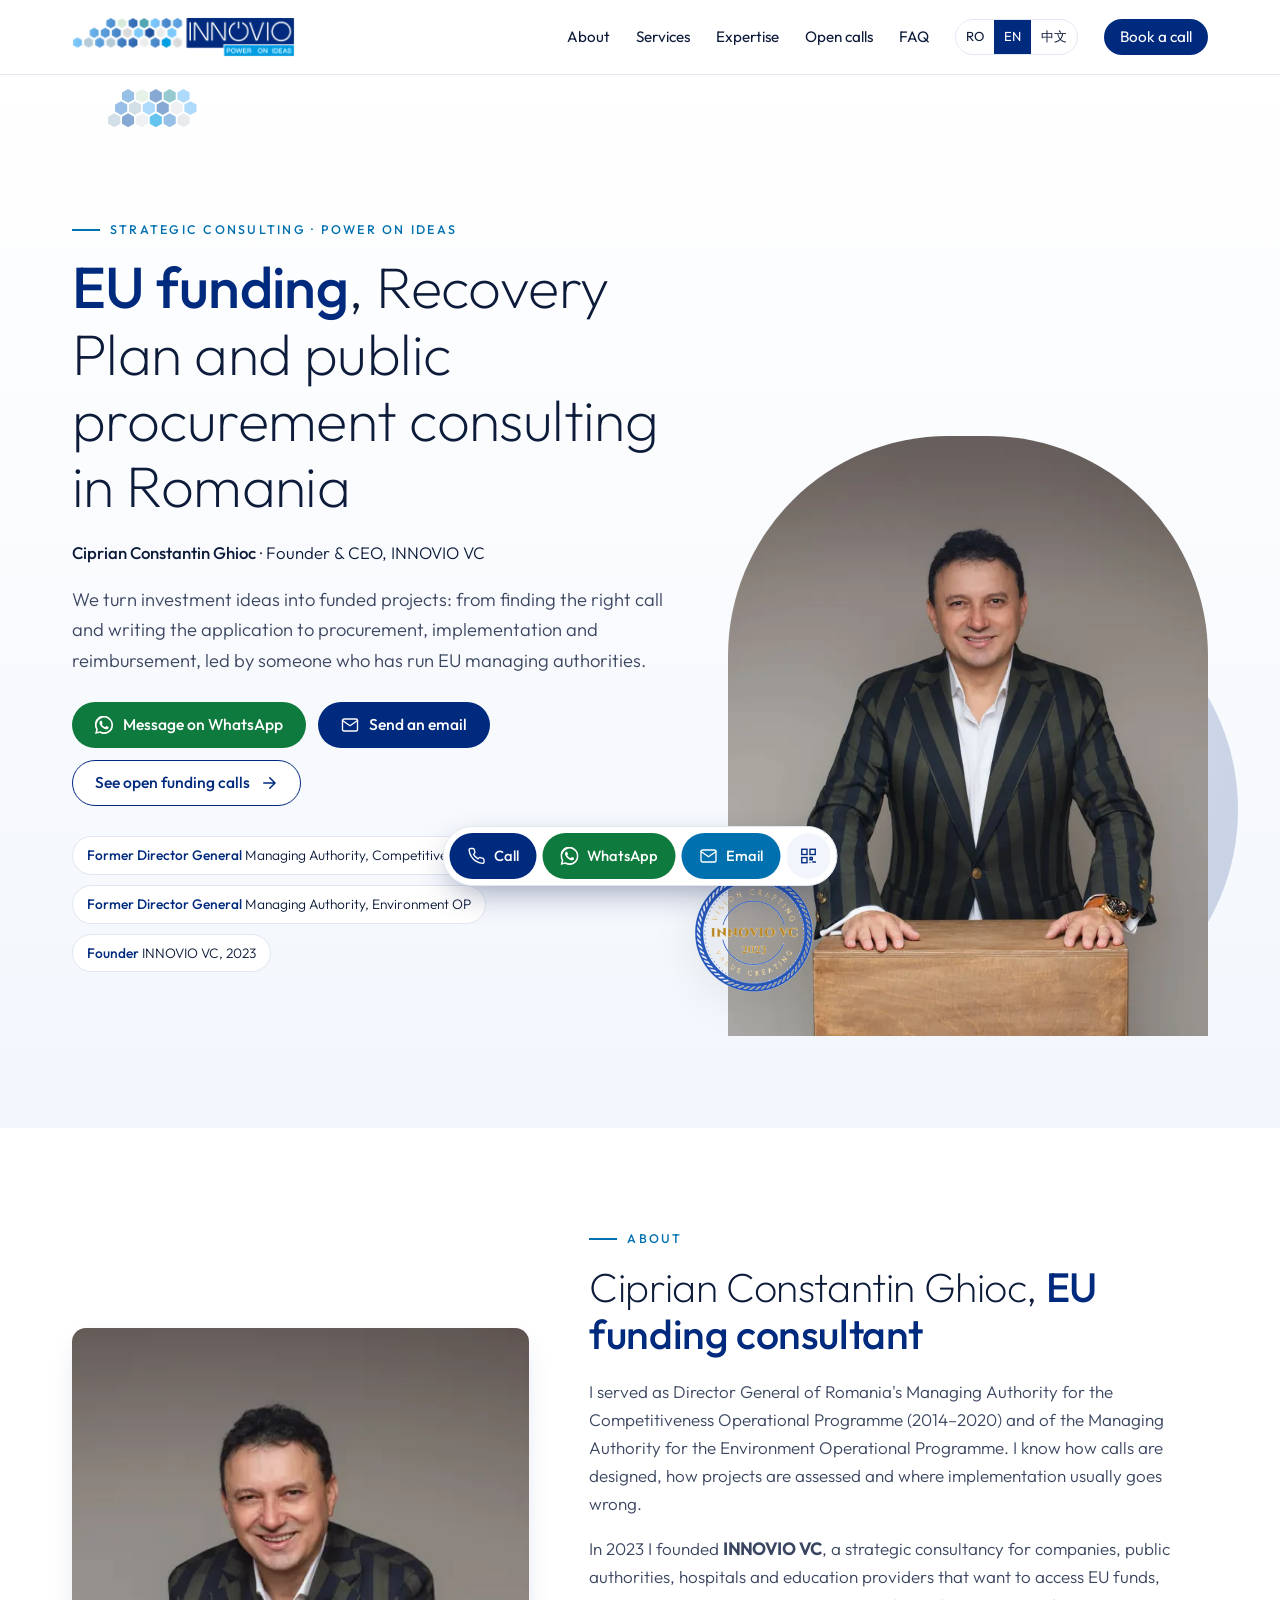
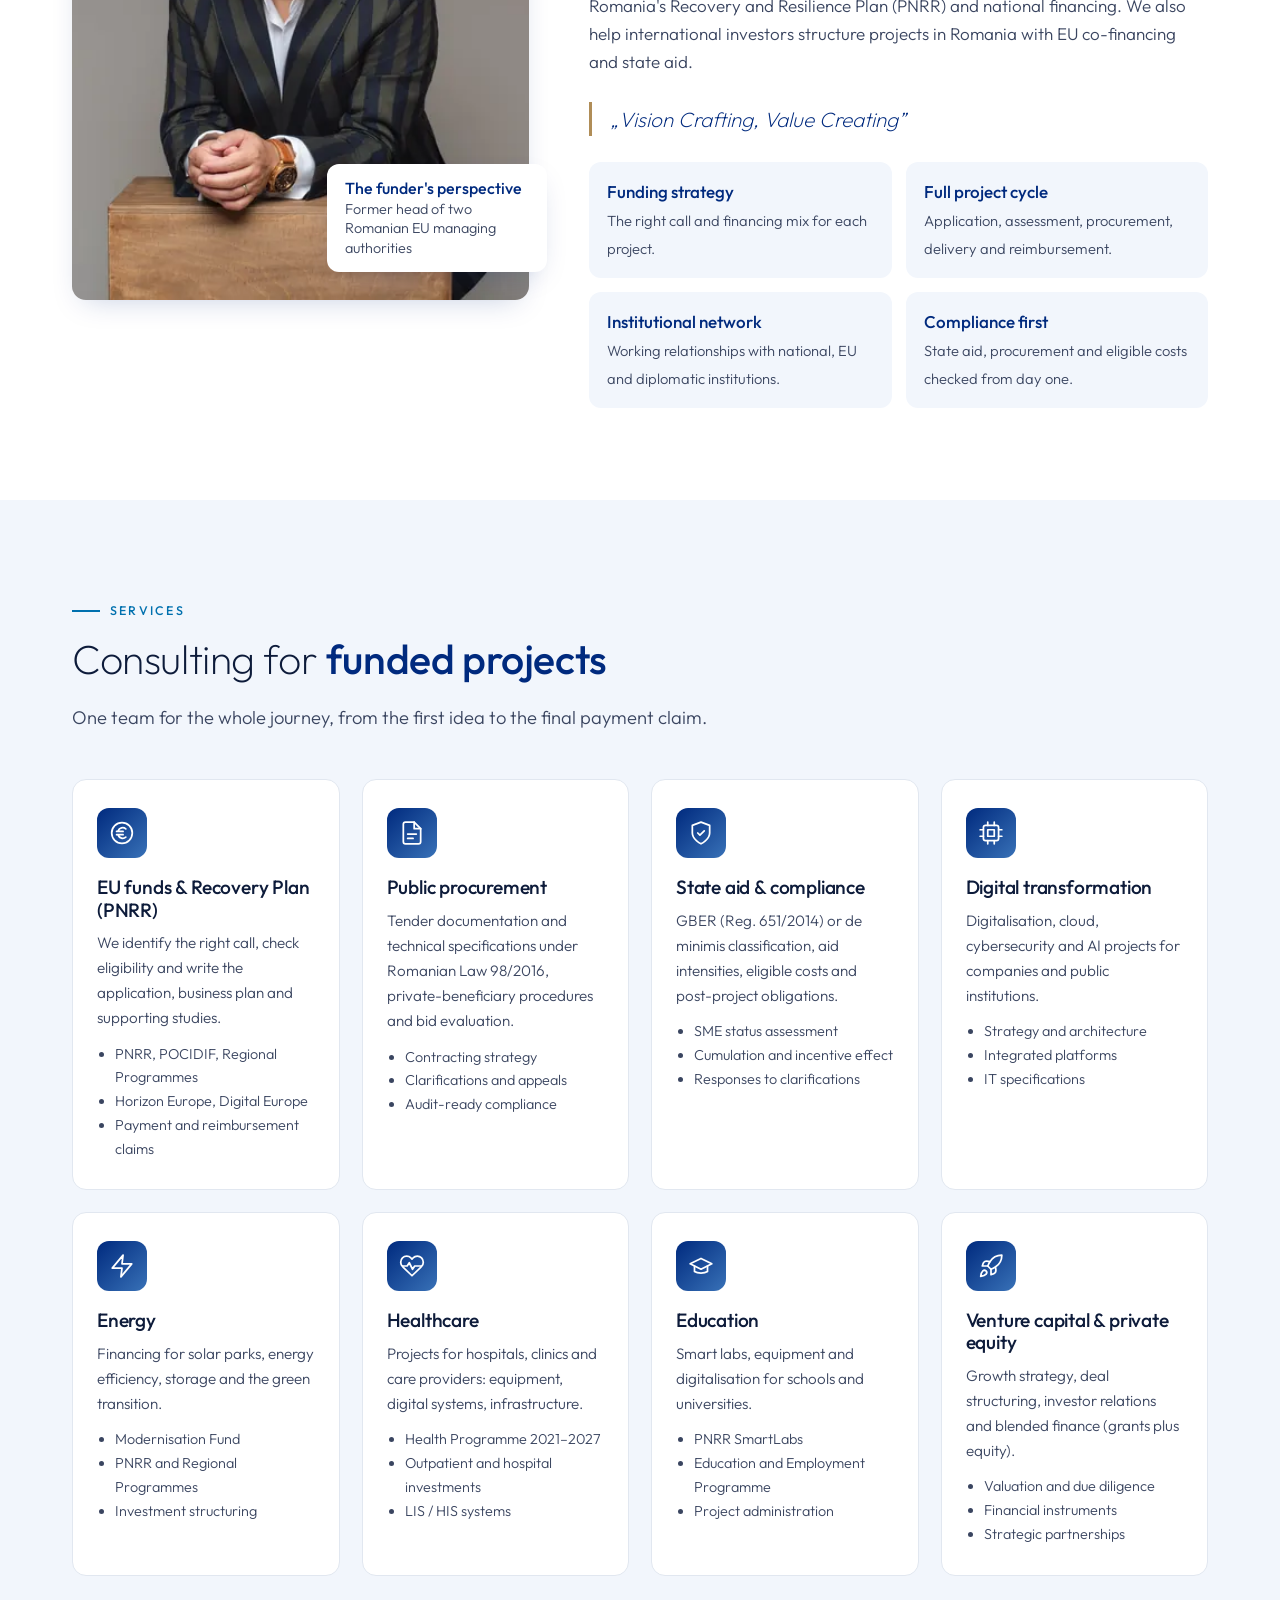
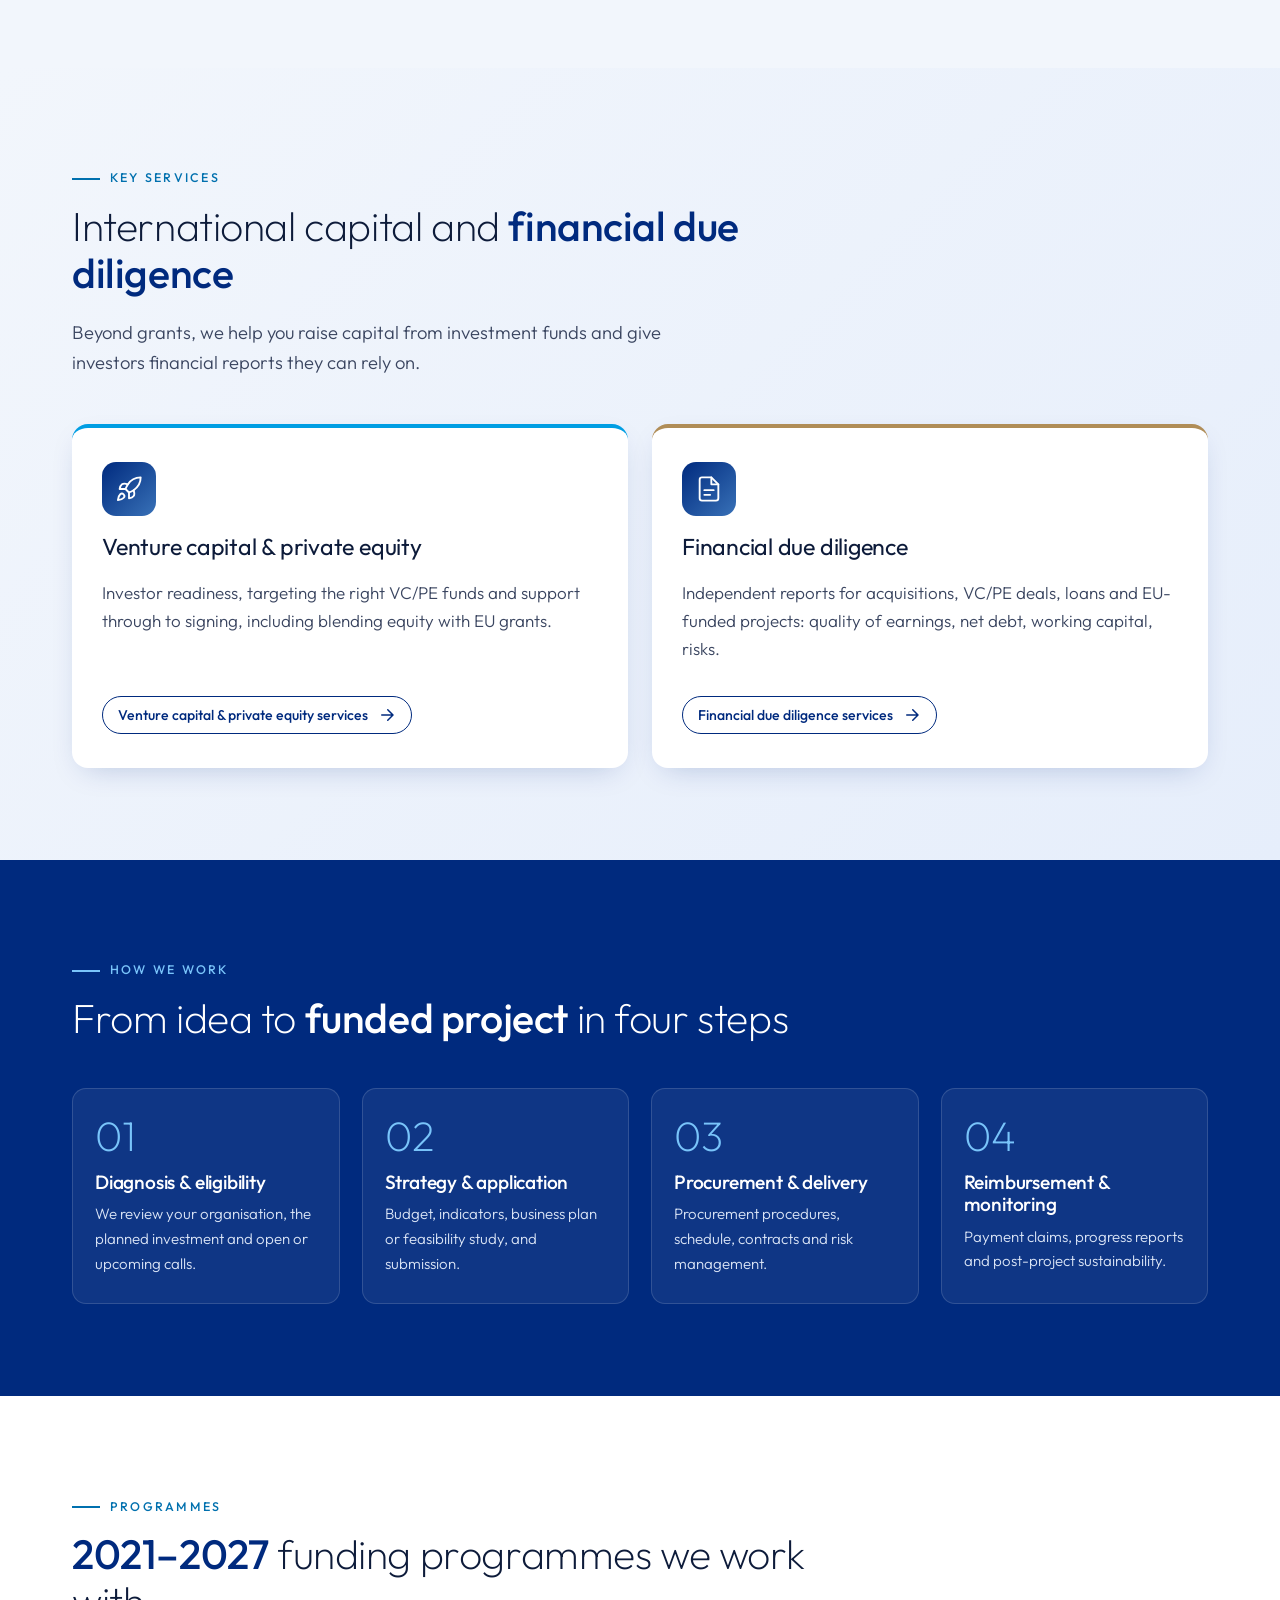
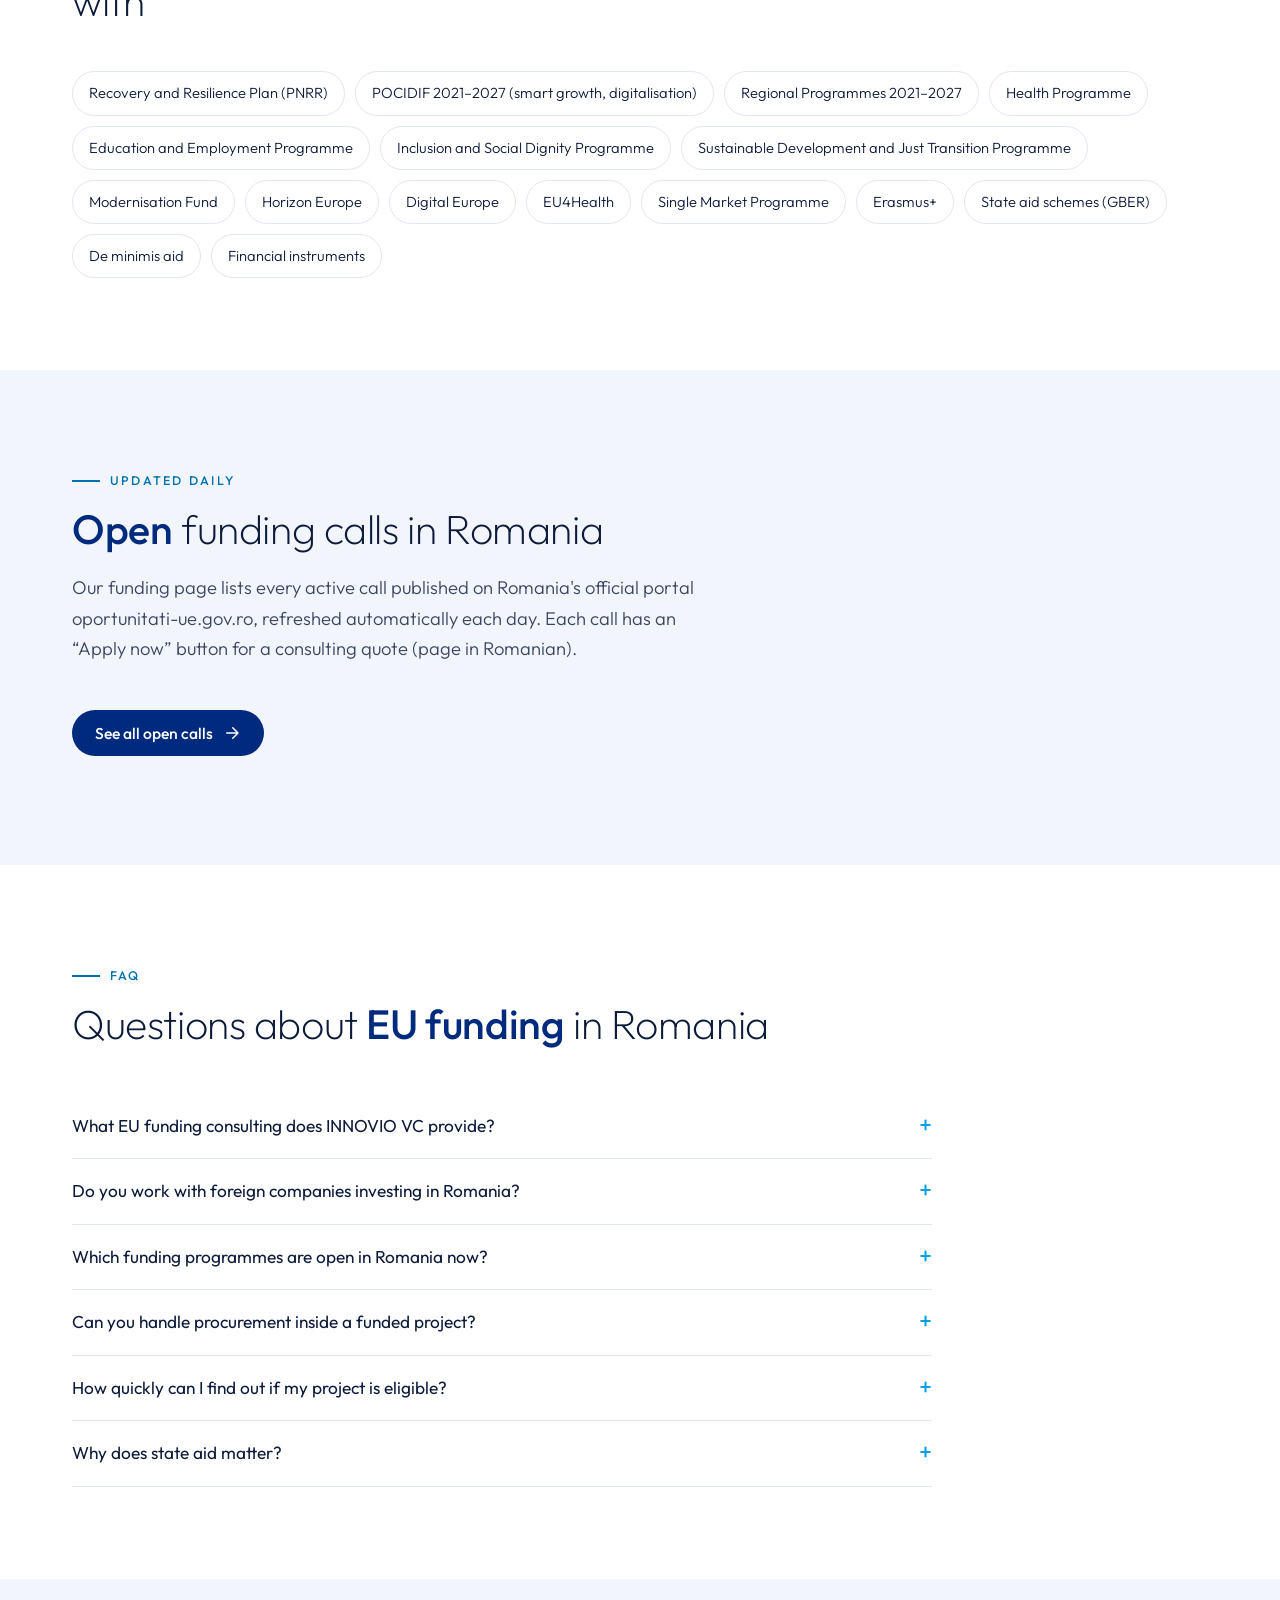
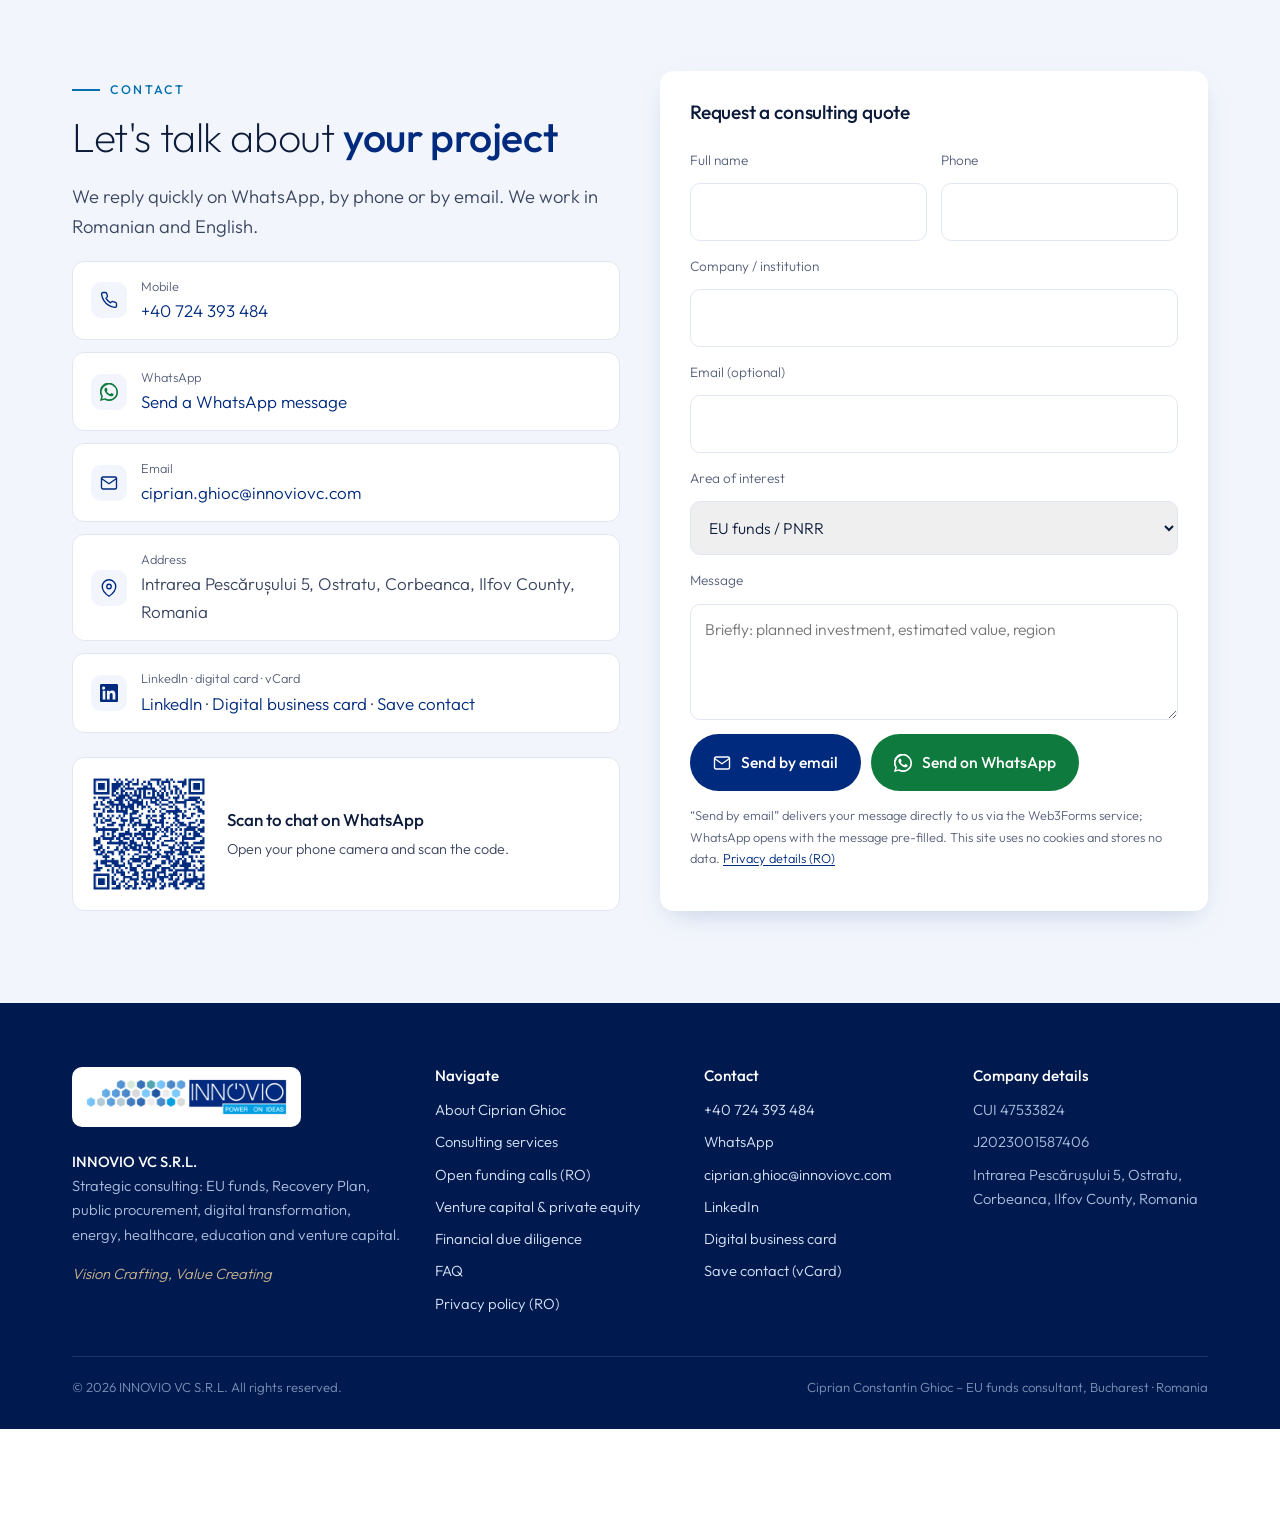
<file: en/index.html>
<!doctype html>
<html lang="en">
<head>
<meta charset="utf-8">
<meta http-equiv="Content-Security-Policy" content="default-src 'self'; script-src 'self'; style-src 'self' 'unsafe-inline'; img-src 'self' data:; font-src 'self'; connect-src 'self' https://api.web3forms.com; form-action 'self' https://api.web3forms.com; base-uri 'self'; object-src 'none'; upgrade-insecure-requests">
<meta name="referrer" content="strict-origin-when-cross-origin">
<meta name="viewport" content="width=device-width, initial-scale=1">
<title>EU Funds, Recovery Plan (PNRR) & Public Procurement Consulting in Romania | Ciprian Ghioc – INNOVIO VC</title>
<meta name="description" content="Ciprian Constantin Ghioc, Founder & CEO of INNOVIO VC and former Director General of Romania's Managing Authority for the Competitiveness Programme: EU funding, PNRR, public procurement, state aid and investment consulting in Romania.">
<meta name="keywords" content="EU funds consultant Romania, EU funding Romania, Romania Recovery and Resilience Plan, PNRR consulting, public procurement Romania, state aid Romania GBER, invest in Romania grants, Horizon Europe Romania, Ciprian Ghioc, INNOVIO VC">
<meta name="author" content="Ciprian Constantin Ghioc">
<meta name="robots" content="index, follow, max-image-preview:large">
<link rel="canonical" href="https://www.innoviovc.com/en/">
<link rel="alternate" hreflang="ro-RO" href="https://www.innoviovc.com/"><link rel="alternate" hreflang="en" href="https://www.innoviovc.com/en/"><link rel="alternate" hreflang="zh-Hans" href="https://www.innoviovc.com/zh/"><link rel="alternate" hreflang="x-default" href="https://www.innoviovc.com/">
<meta name="geo.region" content="RO-IF"><meta name="geo.placename" content="Corbeanca, Ilfov">
<meta property="og:type" content="website"><meta property="og:locale" content="en_GB">
<meta property="og:site_name" content="INNOVIO VC – Ciprian Constantin Ghioc">
<meta property="og:title" content="EU Funds, Recovery Plan (PNRR) & Public Procurement Consulting in Romania | Ciprian Ghioc – INNOVIO VC"><meta property="og:description" content="Ciprian Constantin Ghioc, Founder & CEO of INNOVIO VC and former Director General of Romania's Managing Authority for the Competitiveness Programme: EU funding, PNRR, public procurement, state aid and investment consulting in Romania."><meta property="og:url" content="https://www.innoviovc.com/en/">
<meta property="og:image" content="https://www.innoviovc.com/assets/img/og-ciprian-ghioc-innovio-vc.jpg"><meta property="og:image:width" content="1200"><meta property="og:image:height" content="630">
<meta name="twitter:card" content="summary_large_image"><meta name="theme-color" content="#002A7E">
<link rel="icon" href="../favicon.ico" sizes="any"><link rel="icon" type="image/png" sizes="192x192" href="../assets/img/icon-192.png">
<link rel="apple-touch-icon" href="../assets/img/apple-touch-icon.png"><link rel="manifest" href="../site.webmanifest">
<link rel="preload" href="../assets/fonts/outfit-latin-300-normal.woff2" as="font" type="font/woff2" crossorigin>
<link rel="stylesheet" href="../assets/css/style.css">
<script type="application/ld+json">{"@context": "https://schema.org", "@graph": [{"@type": "Person", "@id": "https://www.innoviovc.com/#ciprian", "name": "Ciprian Constantin Ghioc", "alternateName": "Ciprian Ghioc", "jobTitle": "Founder & CEO", "worksFor": {"@id": "https://www.innoviovc.com/#org"}, "url": "https://www.innoviovc.com/", "image": "https://www.innoviovc.com/assets/img/ciprian-ghioc-consultant-fonduri-europene-1200.jpg", "telephone": "+40724393484", "email": "ciprian.ghioc@innoviovc.com", "sameAs": ["https://www.linkedin.com/in/ciprian-constantin-ghioc-409647b0", "https://dixid.cards/cippy282-dl3j"], "description": "EU funds, Recovery Plan, public procurement and state aid consultant in Romania; former Director General of the Managing Authority for the Competitiveness Operational Programme (2014–2020) and the Environment Operational Programme.", "knowsLanguage": ["ro", "en"], "knowsAbout": ["EU funds", "Fonduri europene", "PNRR", "Recovery and Resilience Facility", "Public procurement", "Achiziții publice", "State aid", "GBER", "Digital transformation", "Energy", "Healthcare", "Education", "Venture capital"]}, {"@type": ["Organization", "ProfessionalService"], "@id": "https://www.innoviovc.com/#org", "name": "INNOVIO VC S.R.L.", "alternateName": "INNOVIO VC", "url": "https://www.innoviovc.com/", "logo": "https://www.innoviovc.com/assets/img/innovio-vc-logo-960.png", "image": "https://www.innoviovc.com/assets/img/og-ciprian-ghioc-innovio-vc.jpg", "slogan": "Vision Crafting, Value Creating", "foundingDate": "2023", "founder": {"@id": "https://www.innoviovc.com/#ciprian"}, "taxID": "47533824", "telephone": "+40724393484", "email": "ciprian.ghioc@innoviovc.com", "address": {"@type": "PostalAddress", "streetAddress": "Intrarea Pescărușului 5", "addressLocality": "Ostratu, Corbeanca", "addressRegion": "Ilfov", "addressCountry": "RO"}, "areaServed": ["RO", "EU"], "sameAs": ["https://www.linkedin.com/in/ciprian-constantin-ghioc-409647b0"], "availableLanguage": ["ro", "en"], "hasOfferCatalog": {"@type": "OfferCatalog", "name": "Services", "itemListElement": [{"@type": "Offer", "itemOffered": {"@type": "Service", "name": "EU funds & Recovery Plan (PNRR)"}}, {"@type": "Offer", "itemOffered": {"@type": "Service", "name": "Public procurement"}}, {"@type": "Offer", "itemOffered": {"@type": "Service", "name": "State aid & compliance"}}, {"@type": "Offer", "itemOffered": {"@type": "Service", "name": "Digital transformation"}}, {"@type": "Offer", "itemOffered": {"@type": "Service", "name": "Energy"}}, {"@type": "Offer", "itemOffered": {"@type": "Service", "name": "Healthcare"}}, {"@type": "Offer", "itemOffered": {"@type": "Service", "name": "Education"}}, {"@type": "Offer", "itemOffered": {"@type": "Service", "name": "Venture capital & private equity"}}]}}, {"@type": "WebSite", "@id": "https://www.innoviovc.com/#website", "url": "https://www.innoviovc.com/", "name": "INNOVIO VC – Ciprian Constantin Ghioc", "inLanguage": ["ro-RO", "en", "zh-Hans"], "publisher": {"@id": "https://www.innoviovc.com/#org"}}, {"@type": "WebPage", "@id": "https://www.innoviovc.com/en/#webpage", "url": "https://www.innoviovc.com/en/", "name": "EU Funds, Recovery Plan (PNRR) & Public Procurement Consulting in Romania | Ciprian Ghioc – INNOVIO VC", "isPartOf": {"@id": "https://www.innoviovc.com/#website"}, "about": {"@id": "https://www.innoviovc.com/#org"}, "inLanguage": "en", "dateModified": "2026-11-22"}, {"@type": "FAQPage", "@id": "https://www.innoviovc.com/en/#faq", "inLanguage": "en", "mainEntity": [{"@type": "Question", "name": "What EU funding consulting does INNOVIO VC provide?", "acceptedAnswer": {"@type": "Answer", "text": "We cover the full life cycle of a funded project: finding the right call, eligibility review, funding strategy, application and business plan, submission, assessment clarifications, procurement, implementation, reporting and payment claims."}}, {"@type": "Question", "name": "Do you work with foreign companies investing in Romania?", "acceptedAnswer": {"@type": "Answer", "text": "Yes. We help international investors understand which Romanian and EU programmes and state aid schemes apply to their investment, and we manage the application and compliance process locally."}}, {"@type": "Question", "name": "Which funding programmes are open in Romania now?", "acceptedAnswer": {"@type": "Answer", "text": "For 2021–2027 these include the Recovery and Resilience Plan (PNRR), POCIDIF, eight Regional Programmes, the Health Programme, the Education and Employment Programme and the Just Transition Programme, plus EU-managed programmes such as Horizon Europe and Digital Europe. Our open-calls page is updated daily from the official source."}}, {"@type": "Question", "name": "Can you handle procurement inside a funded project?", "acceptedAnswer": {"@type": "Answer", "text": "Yes. We prepare tender documents and specifications under Law 98/2016, run private-beneficiary procedures and evaluate bids so that costs remain eligible at audit."}}, {"@type": "Question", "name": "How quickly can I find out if my project is eligible?", "acceptedAnswer": {"@type": "Answer", "text": "Send us your sector, region, type of investment and estimated value on WhatsApp or by email, and we will reply with the relevant programmes and next steps."}}, {"@type": "Question", "name": "Why does state aid matter?", "acceptedAnswer": {"@type": "Answer", "text": "Most business grants are granted as state aid under the General Block Exemption Regulation (EU) 651/2014 or as de minimis aid. The classification determines aid intensity, eligible costs and your obligations after the project ends."}}]}]}</script>
</head>
<body>
<a class="skip" href="#main">Skip to content</a>
<header class="site-header">
 <div class="wrap">
  <a class="brand" href="../en/" aria-label="INNOVIO VC"><img src="../assets/img/innovio-vc-logo-480.webp" width="240" height="43" alt="INNOVIO VC – Power on Ideas"></a>
  <button class="nav-toggle" aria-label="Menu" aria-expanded="false"><span></span><span></span><span></span></button>
  <nav class="nav" aria-label="Main">
   <a href="../en/#despre">About</a><a href="../en/#servicii">Services</a><a href="../en/#expertiza">Expertise</a>
   <a href="../en/#fonduri">Open calls</a><a href="../en/#intrebari">FAQ</a>
   <span class="lang-switch" aria-label="Language"><a href="../" hreflang="ro-RO" lang="ro-RO">RO</a><a href="../en/" hreflang="en" lang="en" aria-current="true">EN</a><a href="../zh/" hreflang="zh-Hans" lang="zh-Hans">中文</a></span>
   <a class="btn btn-primary btn-sm" href="../en/#contact">Book a call</a>
  </nav>
 </div>
</header>
<main id="main">
<section class="hero" aria-labelledby="h1"><svg class="hex-deco tl" viewBox="0 0 300 120" aria-hidden="true"><polygon points="134,0 148,8 148,24 134,32 120,24 120,8" fill="#5495D4"/><polygon points="166,0 180,8 180,24 166,32 152,24 152,8" fill="#D7EAD8"/><polygon points="198,0 212,8 212,24 198,32 184,24 184,8" fill="#3871B7"/><polygon points="230,0 244,8 244,24 230,32 216,24 216,8" fill="#52A6B2"/><polygon points="262,0 276,8 276,24 262,32 248,24 248,8" fill="#79C4FA"/><polygon points="118,28 132,36 132,52 118,60 104,52 104,36" fill="#5495D4"/><polygon points="150,28 164,36 164,52 150,60 136,52 136,36" fill="#B6CBD7"/><polygon points="182,28 196,36 196,52 182,60 168,52 168,36" fill="#79C4FA"/><polygon points="214,28 228,36 228,52 214,60 200,52 200,36" fill="#3871B7"/><polygon points="246,28 260,36 260,52 246,60 232,52 232,36" fill="#E5E8EC"/><polygon points="278,28 292,36 292,52 278,60 264,52 264,36" fill="#79C4FA"/><polygon points="102,56 116,64 116,80 102,88 88,80 88,64" fill="#B6CBD7"/><polygon points="134,56 148,64 148,80 134,88 120,80 120,64" fill="#3871B7"/><polygon points="166,56 180,64 180,80 166,88 152,80 152,64" fill="#E5E8EC"/><polygon points="198,56 212,64 212,80 198,88 184,80 184,64" fill="#009EE3"/><polygon points="230,56 244,64 244,80 230,88 216,80 216,64" fill="#5495D4"/><polygon points="262,56 276,64 276,80 262,88 248,80 248,64" fill="#D9DDE2"/></svg>
 <div class="wrap">
  <div class="hero-text">
   <span class="eyebrow">Strategic consulting · Power on Ideas</span>
   <h1 id="h1"><strong>EU funding</strong>, Recovery Plan and public procurement consulting in Romania</h1>
   <p class="who"><b>Ciprian Constantin Ghioc</b> · Founder &amp; CEO, INNOVIO VC</p>
   <p class="lead">We turn investment ideas into funded projects: from finding the right call and writing the application to procurement, implementation and reimbursement, led by someone who has run EU managing authorities.</p>
   <div class="cta-row">
    <a class="btn btn-wa" href="https://wa.me/40724393484?text=Hello%20Mr%20Ghioc%2C%20I%20would%20like%20to%20discuss%20EU%20funding%20(innoviovc.com)" target="_blank" rel="noopener"><svg viewBox="0 0 24 24" fill="currentColor" aria-hidden="true"><path d="M17.5 14.4c-.3-.1-1.8-.9-2-1-.3-.1-.5-.1-.7.1-.2.3-.8 1-.9 1.2-.2.2-.3.2-.6.1-.3-.1-1.3-.5-2.4-1.5-.9-.8-1.5-1.8-1.7-2.1-.2-.3 0-.5.1-.6l.4-.5c.2-.2.2-.3.3-.5.1-.2 0-.4 0-.5l-.9-2.2c-.2-.6-.5-.5-.7-.5h-.6c-.2 0-.5.1-.8.4-.3.3-1 1-1 2.5s1.1 2.9 1.2 3.1c.1.2 2.1 3.2 5.1 4.5.7.3 1.3.5 1.7.6.7.2 1.4.2 1.9.1.6-.1 1.8-.7 2-1.4.2-.7.2-1.3.2-1.4-.1-.2-.3-.3-.6-.4zM12 21.8c-1.8 0-3.5-.5-5-1.4l-.4-.2-3.7 1 1-3.6-.2-.4A9.8 9.8 0 1 1 12 21.8zm8.4-18.3A11.8 11.8 0 0 0 1.7 17.8L0 24l6.3-1.7A11.8 11.8 0 0 0 24 12c0-3.2-1.2-6.2-3.5-8.5z"/></svg> Message on WhatsApp</a>
    <a class="btn btn-primary" href="mailto:ciprian.ghioc@innoviovc.com?subject=Consulting%20request%20(innoviovc.com)"><svg viewBox="0 0 24 24" fill="none" stroke="currentColor" stroke-width="1.8" stroke-linecap="round" stroke-linejoin="round" aria-hidden="true"><rect x="2" y="4" width="20" height="16" rx="2"/><path d="m22 6-10 7L2 6"/></svg> Send an email</a>
    <a class="btn btn-ghost" href="#fonduri">See open funding calls <svg viewBox="0 0 24 24" fill="none" stroke="currentColor" stroke-width="2" stroke-linecap="round" stroke-linejoin="round" aria-hidden="true"><path d="M5 12h14M13 5l7 7-7 7"/></svg></a>
   </div>
   <ul class="creds"><li><b>Former Director General</b> Managing Authority, Competitiveness OP 2014–2020</li><li><b>Former Director General</b> Managing Authority, Environment OP</li><li><b>Founder</b> INNOVIO VC, 2023</li></ul>
  </div>
  <div class="hero-photo"><picture><source type="image/webp" srcset="../assets/img/ciprian-ghioc-consultant-fonduri-europene-640.webp 640w, ../assets/img/ciprian-ghioc-consultant-fonduri-europene-1200.webp 1200w" sizes="(max-width: 820px) 90vw, 480px"><img src="../assets/img/ciprian-ghioc-consultant-fonduri-europene-1200.jpg" width="1200" height="1500" alt="Ciprian Constantin Ghioc, EU funds consultant in Romania, Founder & CEO of INNOVIO VC" fetchpriority="high"></picture>
   <img class="seal" src="../assets/img/innovio-vc-sigiliu-2023.png" width="118" height="118" alt="INNOVIO VC 2023 – Vision Crafting, Value Creating" loading="lazy"></div>
 </div>
</section>
<section id="despre"><div class="wrap about">
 <div class="about-photo"><picture><source type="image/webp" srcset="../assets/img/ciprian-ghioc-ceo-innovio-vc-640.webp 640w, ../assets/img/ciprian-ghioc-ceo-innovio-vc-1200.webp 1200w" sizes="(max-width: 820px) 90vw, 480px"><img src="../assets/img/ciprian-ghioc-ceo-innovio-vc-1200.jpg" width="1200" height="960" alt="Ciprian Ghioc, CEO of INNOVIO VC, EU funding and public procurement expert" loading="lazy" decoding="async"></picture><div class="badge"><b>The funder's perspective</b>Former head of two Romanian EU managing authorities</div></div>
 <div><span class="eyebrow">About</span><h2>Ciprian Constantin Ghioc, <strong>EU funding consultant</strong></h2><p>I served as Director General of Romania's Managing Authority for the Competitiveness Operational Programme (2014–2020) and of the Managing Authority for the Environment Operational Programme. I know how calls are designed, how projects are assessed and where implementation usually goes wrong.</p><p>In 2023 I founded <strong>INNOVIO VC</strong>, a strategic consultancy for companies, public authorities, hospitals and education providers that want to access EU funds, Romania's Recovery and Resilience Plan (PNRR) and national financing. We also help international investors structure projects in Romania with EU co-financing and state aid.</p>
  <p class="motto">„Vision Crafting, Value Creating”</p><div class="facts"><div class="fact"><b>Funding strategy</b><span>The right call and financing mix for each project.</span></div><div class="fact"><b>Full project cycle</b><span>Application, assessment, procurement, delivery and reimbursement.</span></div><div class="fact"><b>Institutional network</b><span>Working relationships with national, EU and diplomatic institutions.</span></div><div class="fact"><b>Compliance first</b><span>State aid, procurement and eligible costs checked from day one.</span></div></div></div>
</div></section>
<section id="servicii" class="bg-mist"><div class="wrap">
 <div class="section-head"><span class="eyebrow">Services</span><h2>Consulting for <strong>funded projects</strong></h2><p class="lead">One team for the whole journey, from the first idea to the final payment claim.</p></div>
 <div class="grid grid-4"><article class="card"><div class="ico"><svg viewBox="0 0 24 24" fill="none" stroke="currentColor" stroke-width="1.6" stroke-linecap="round" stroke-linejoin="round" aria-hidden="true"><circle cx="12" cy="12" r="9.5"/><path d="M15.5 8.2A4.5 4.5 0 0 0 8.4 10M8.4 14a4.5 4.5 0 0 0 7.1 1.8M7 10.5h6M7 13.5h6"/></svg></div><h3>EU funds & Recovery Plan (PNRR)</h3><p>We identify the right call, check eligibility and write the application, business plan and supporting studies.</p><ul><li>PNRR, POCIDIF, Regional Programmes</li><li>Horizon Europe, Digital Europe</li><li>Payment and reimbursement claims</li></ul></article>
<article class="card"><div class="ico"><svg viewBox="0 0 24 24" fill="none" stroke="currentColor" stroke-width="1.6" stroke-linecap="round" stroke-linejoin="round" aria-hidden="true"><path d="M14 2H6a2 2 0 0 0-2 2v16a2 2 0 0 0 2 2h12a2 2 0 0 0 2-2V8z"/><path d="M14 2v6h6M8 13h8M8 17h5"/></svg></div><h3>Public procurement</h3><p>Tender documentation and technical specifications under Romanian Law 98/2016, private-beneficiary procedures and bid evaluation.</p><ul><li>Contracting strategy</li><li>Clarifications and appeals</li><li>Audit-ready compliance</li></ul></article>
<article class="card"><div class="ico"><svg viewBox="0 0 24 24" fill="none" stroke="currentColor" stroke-width="1.6" stroke-linecap="round" stroke-linejoin="round" aria-hidden="true"><path d="M12 22s8-4 8-10V5l-8-3-8 3v7c0 6 8 10 8 10z"/><path d="m9 12 2 2 4-4"/></svg></div><h3>State aid & compliance</h3><p>GBER (Reg. 651/2014) or de minimis classification, aid intensities, eligible costs and post-project obligations.</p><ul><li>SME status assessment</li><li>Cumulation and incentive effect</li><li>Responses to clarifications</li></ul></article>
<article class="card"><div class="ico"><svg viewBox="0 0 24 24" fill="none" stroke="currentColor" stroke-width="1.6" stroke-linecap="round" stroke-linejoin="round" aria-hidden="true"><rect x="5" y="5" width="14" height="14" rx="2"/><path d="M9 9h6v6H9zM9 2v3M15 2v3M9 19v3M15 19v3M2 9h3M2 15h3M19 9h3M19 15h3"/></svg></div><h3>Digital transformation</h3><p>Digitalisation, cloud, cybersecurity and AI projects for companies and public institutions.</p><ul><li>Strategy and architecture</li><li>Integrated platforms</li><li>IT specifications</li></ul></article>
<article class="card"><div class="ico"><svg viewBox="0 0 24 24" fill="none" stroke="currentColor" stroke-width="1.6" stroke-linecap="round" stroke-linejoin="round" aria-hidden="true"><path d="M13 2 3 14h9l-1 8 10-12h-9z"/></svg></div><h3>Energy</h3><p>Financing for solar parks, energy efficiency, storage and the green transition.</p><ul><li>Modernisation Fund</li><li>PNRR and Regional Programmes</li><li>Investment structuring</li></ul></article>
<article class="card"><div class="ico"><svg viewBox="0 0 24 24" fill="none" stroke="currentColor" stroke-width="1.6" stroke-linecap="round" stroke-linejoin="round" aria-hidden="true"><path d="M20.8 4.6a5.5 5.5 0 0 0-7.8 0L12 5.7l-1-1.1a5.5 5.5 0 0 0-7.8 7.8l1 1L12 21l7.8-7.6 1-1a5.5 5.5 0 0 0 0-7.8z"/><path d="M3.5 12h4l2-3 3 6 2-3h6"/></svg></div><h3>Healthcare</h3><p>Projects for hospitals, clinics and care providers: equipment, digital systems, infrastructure.</p><ul><li>Health Programme 2021–2027</li><li>Outpatient and hospital investments</li><li>LIS / HIS systems</li></ul></article>
<article class="card"><div class="ico"><svg viewBox="0 0 24 24" fill="none" stroke="currentColor" stroke-width="1.6" stroke-linecap="round" stroke-linejoin="round" aria-hidden="true"><path d="M22 10 12 5 2 10l10 5 10-5z"/><path d="M6 12v5c3 2 9 2 12 0v-5"/></svg></div><h3>Education</h3><p>Smart labs, equipment and digitalisation for schools and universities.</p><ul><li>PNRR SmartLabs</li><li>Education and Employment Programme</li><li>Project administration</li></ul></article>
<article class="card"><div class="ico"><svg viewBox="0 0 24 24" fill="none" stroke="currentColor" stroke-width="1.6" stroke-linecap="round" stroke-linejoin="round" aria-hidden="true"><path d="M4.5 16.5c-1.5 1.3-2 5-2 5s3.7-.5 5-2c.7-.8.7-2.1-.1-2.9a2.2 2.2 0 0 0-2.9-.1zM12 15l-3-3a22 22 0 0 1 2-3.9A12.9 12.9 0 0 1 22 2c0 2.7-.8 7.5-6 11a22.4 22.4 0 0 1-4 2z"/><path d="M9 12H4s.6-3 2-4c1.6-1.1 5 0 5 0M12 15v5s3-.6 4-2c1.1-1.6 0-5 0-5"/></svg></div><h3>Venture capital & private equity</h3><p>Growth strategy, deal structuring, investor relations and blended finance (grants plus equity).</p><ul><li>Valuation and due diligence</li><li>Financial instruments</li><li>Strategic partnerships</li></ul></article></div>
</div></section>
<section id="componente" class="key-band"><div class="wrap"><div class="section-head"><span class="eyebrow">Key services</span><h2>International capital and <strong>financial due diligence</strong></h2><p class="lead">Beyond grants, we help you raise capital from investment funds and give investors financial reports they can rely on.</p></div><div class="kgrid"><article class="kcard"><div class="ico"><svg viewBox="0 0 24 24" fill="none" stroke="currentColor" stroke-width="1.6" stroke-linecap="round" stroke-linejoin="round" aria-hidden="true"><path d="M4.5 16.5c-1.5 1.3-2 5-2 5s3.7-.5 5-2c.7-.8.7-2.1-.1-2.9a2.2 2.2 0 0 0-2.9-.1zM12 15l-3-3a22 22 0 0 1 2-3.9A12.9 12.9 0 0 1 22 2c0 2.7-.8 7.5-6 11a22.4 22.4 0 0 1-4 2z"/><path d="M9 12H4s.6-3 2-4c1.6-1.1 5 0 5 0M12 15v5s3-.6 4-2c1.1-1.6 0-5 0-5"/></svg></div><h3>Venture capital & private equity</h3><p>Investor readiness, targeting the right VC/PE funds and support through to signing, including blending equity with EU grants.</p><a class="btn btn-ghost btn-sm" href="../en/venture-capital-private-equity.html">Venture capital &amp; private equity services <svg viewBox="0 0 24 24" fill="none" stroke="currentColor" stroke-width="2" stroke-linecap="round" stroke-linejoin="round" aria-hidden="true"><path d="M5 12h14M13 5l7 7-7 7"/></svg></a></article><article class="kcard"><div class="ico"><svg viewBox="0 0 24 24" fill="none" stroke="currentColor" stroke-width="1.6" stroke-linecap="round" stroke-linejoin="round" aria-hidden="true"><path d="M14 2H6a2 2 0 0 0-2 2v16a2 2 0 0 0 2 2h12a2 2 0 0 0 2-2V8z"/><path d="M14 2v6h6M8 13h8M8 17h5"/></svg></div><h3>Financial due diligence</h3><p>Independent reports for acquisitions, VC/PE deals, loans and EU-funded projects: quality of earnings, net debt, working capital, risks.</p><a class="btn btn-ghost btn-sm" href="../en/financial-due-diligence.html">Financial due diligence services <svg viewBox="0 0 24 24" fill="none" stroke="currentColor" stroke-width="2" stroke-linecap="round" stroke-linejoin="round" aria-hidden="true"><path d="M5 12h14M13 5l7 7-7 7"/></svg></a></article></div></div></section>
<section id="expertiza" class="bg-admiral"><div class="wrap">
 <div class="section-head"><span class="eyebrow">How we work</span><h2>From idea to <strong style="color:#fff">funded project</strong> in four steps</h2></div><div class="steps"><div class="step"><h3>Diagnosis & eligibility</h3><p>We review your organisation, the planned investment and open or upcoming calls.</p></div><div class="step"><h3>Strategy & application</h3><p>Budget, indicators, business plan or feasibility study, and submission.</p></div><div class="step"><h3>Procurement & delivery</h3><p>Procurement procedures, schedule, contracts and risk management.</p></div><div class="step"><h3>Reimbursement & monitoring</h3><p>Payment claims, progress reports and post-project sustainability.</p></div></div>
</div></section>
<section><div class="wrap"><div class="section-head"><span class="eyebrow">Programmes</span><h2><strong>2021–2027</strong> funding programmes we work with</h2></div><ul class="chips"><!--PROGRAME-START--><li>Recovery and Resilience Plan (PNRR)</li><li>POCIDIF 2021–2027 (smart growth, digitalisation)</li><li>Regional Programmes 2021–2027</li><li>Health Programme</li><li>Education and Employment Programme</li><li>Inclusion and Social Dignity Programme</li><li>Sustainable Development and Just Transition Programme</li><li>Modernisation Fund</li><li>Horizon Europe</li><li>Digital Europe</li><li>EU4Health</li><li>Single Market Programme</li><li>Erasmus+</li><li>State aid schemes (GBER)</li><li>De minimis aid</li><li>Financial instruments</li><!--PROGRAME-END--></ul></div></section>
<section id="fonduri" class="bg-mist"><div class="wrap">
 <div class="section-head"><span class="eyebrow">Updated daily</span><h2><strong>Open</strong> funding calls in Romania</h2><p class="lead">Our funding page lists every active call published on Romania's official portal oportunitati-ue.gov.ro, refreshed automatically each day. Each call has an “Apply now” button for a consulting quote (page in Romanian).</p></div>

 <p style="margin-top:28px"><a class="btn btn-primary" href="../fonduri-europene/">See all open calls <svg viewBox="0 0 24 24" fill="none" stroke="currentColor" stroke-width="2" stroke-linecap="round" stroke-linejoin="round" aria-hidden="true"><path d="M5 12h14M13 5l7 7-7 7"/></svg></a></p>
</div></section>
<section id="intrebari"><div class="wrap"><div class="section-head"><span class="eyebrow">FAQ</span><h2>Questions about <strong>EU funding</strong> in Romania</h2></div><div class="faq"><details><summary>What EU funding consulting does INNOVIO VC provide?</summary><p>We cover the full life cycle of a funded project: finding the right call, eligibility review, funding strategy, application and business plan, submission, assessment clarifications, procurement, implementation, reporting and payment claims.</p></details>
<details><summary>Do you work with foreign companies investing in Romania?</summary><p>Yes. We help international investors understand which Romanian and EU programmes and state aid schemes apply to their investment, and we manage the application and compliance process locally.</p></details>
<details><summary>Which funding programmes are open in Romania now?</summary><p>For 2021–2027 these include the Recovery and Resilience Plan (PNRR), POCIDIF, eight Regional Programmes, the Health Programme, the Education and Employment Programme and the Just Transition Programme, plus EU-managed programmes such as Horizon Europe and Digital Europe. Our open-calls page is updated daily from the official source.</p></details>
<details><summary>Can you handle procurement inside a funded project?</summary><p>Yes. We prepare tender documents and specifications under Law 98/2016, run private-beneficiary procedures and evaluate bids so that costs remain eligible at audit.</p></details>
<details><summary>How quickly can I find out if my project is eligible?</summary><p>Send us your sector, region, type of investment and estimated value on WhatsApp or by email, and we will reply with the relevant programmes and next steps.</p></details>
<details><summary>Why does state aid matter?</summary><p>Most business grants are granted as state aid under the General Block Exemption Regulation (EU) 651/2014 or as de minimis aid. The classification determines aid intensity, eligible costs and your obligations after the project ends.</p></details></div></div></section>
<section id="contact" class="bg-mist"><div class="wrap contact">
 <div><span class="eyebrow">Contact</span><h2>Let's talk about <strong>your project</strong></h2><p class="lead">We reply quickly on WhatsApp, by phone or by email. We work in Romanian and English.</p>
  <ul class="contact-list">
   <li><span class="k"><svg viewBox="0 0 24 24" fill="none" stroke="currentColor" stroke-width="1.8" stroke-linecap="round" stroke-linejoin="round" aria-hidden="true"><path d="M22 16.9v3a2 2 0 0 1-2.2 2 19.8 19.8 0 0 1-8.6-3.1 19.5 19.5 0 0 1-6-6A19.8 19.8 0 0 1 2.1 4.2 2 2 0 0 1 4.1 2h3a2 2 0 0 1 2 1.7c.1.9.4 1.8.7 2.7a2 2 0 0 1-.5 2.1L8 9.8a16 16 0 0 0 6 6l1.3-1.3a2 2 0 0 1 2.1-.4c.9.3 1.8.6 2.7.7a2 2 0 0 1 1.7 2z"/></svg></span><div><small>Mobile</small><a href="tel:+40724393484">+40 724 393 484</a></div></li>
   <li><span class="k" style="color:var(--wa)"><svg viewBox="0 0 24 24" fill="currentColor" aria-hidden="true"><path d="M17.5 14.4c-.3-.1-1.8-.9-2-1-.3-.1-.5-.1-.7.1-.2.3-.8 1-.9 1.2-.2.2-.3.2-.6.1-.3-.1-1.3-.5-2.4-1.5-.9-.8-1.5-1.8-1.7-2.1-.2-.3 0-.5.1-.6l.4-.5c.2-.2.2-.3.3-.5.1-.2 0-.4 0-.5l-.9-2.2c-.2-.6-.5-.5-.7-.5h-.6c-.2 0-.5.1-.8.4-.3.3-1 1-1 2.5s1.1 2.9 1.2 3.1c.1.2 2.1 3.2 5.1 4.5.7.3 1.3.5 1.7.6.7.2 1.4.2 1.9.1.6-.1 1.8-.7 2-1.4.2-.7.2-1.3.2-1.4-.1-.2-.3-.3-.6-.4zM12 21.8c-1.8 0-3.5-.5-5-1.4l-.4-.2-3.7 1 1-3.6-.2-.4A9.8 9.8 0 1 1 12 21.8zm8.4-18.3A11.8 11.8 0 0 0 1.7 17.8L0 24l6.3-1.7A11.8 11.8 0 0 0 24 12c0-3.2-1.2-6.2-3.5-8.5z"/></svg></span><div><small>WhatsApp</small><a href="https://wa.me/40724393484?text=Hello%20Mr%20Ghioc%2C%20I%20would%20like%20to%20discuss%20EU%20funding%20(innoviovc.com)" target="_blank" rel="noopener">Send a WhatsApp message</a></div></li>
   <li><span class="k"><svg viewBox="0 0 24 24" fill="none" stroke="currentColor" stroke-width="1.8" stroke-linecap="round" stroke-linejoin="round" aria-hidden="true"><rect x="2" y="4" width="20" height="16" rx="2"/><path d="m22 6-10 7L2 6"/></svg></span><div><small>Email</small><a href="mailto:ciprian.ghioc@innoviovc.com">ciprian.ghioc@innoviovc.com</a></div></li>
   <li><span class="k"><svg viewBox="0 0 24 24" fill="none" stroke="currentColor" stroke-width="1.8" stroke-linecap="round" stroke-linejoin="round" aria-hidden="true"><path d="M21 10c0 7-9 13-9 13S3 17 3 10a9 9 0 1 1 18 0z"/><circle cx="12" cy="10" r="3"/></svg></span><div><small>Address</small>Intrarea Pescărușului 5, Ostratu, Corbeanca, Ilfov County, Romania</div></li>
   <li><span class="k"><svg viewBox="0 0 24 24" fill="currentColor" aria-hidden="true"><path d="M20.4 20.5h-3.6v-5.6c0-1.3 0-3-1.8-3s-2.1 1.4-2.1 2.9v5.7H9.3V9h3.4v1.6h.1c.5-.9 1.6-1.8 3.4-1.8 3.6 0 4.3 2.4 4.3 5.5v6.2zM5.3 7.4a2.1 2.1 0 1 1 0-4.1 2.1 2.1 0 0 1 0 4.1zM7.1 20.5H3.6V9h3.5v11.5zM22.2 0H1.8C.8 0 0 .8 0 1.7v20.6c0 .9.8 1.7 1.8 1.7h20.4c1 0 1.8-.8 1.8-1.7V1.7C24 .8 23.2 0 22.2 0z"/></svg></span><div><small>LinkedIn · digital card · vCard</small><a href="https://www.linkedin.com/in/ciprian-constantin-ghioc-409647b0" target="_blank" rel="noopener">LinkedIn</a> · <a href="https://dixid.cards/cippy282-dl3j" target="_blank" rel="noopener">Digital business card</a> · <a href="../ciprian-ghioc.vcf" download>Save contact</a></div></li>
  </ul>
  <div class="qr-box"><img src="../assets/img/qr-whatsapp-ciprian-ghioc.png" width="120" height="120" alt="WhatsApp QR code – Ciprian Ghioc, INNOVIO VC" loading="lazy"><div><strong style="color:var(--ink);font-weight:500">Scan to chat on WhatsApp</strong><br><span style="font-size:.9rem">Open your phone camera and scan the code.</span></div></div>
 </div>
 <form class="lead-form">
  <h3 style="margin:0">Request a consulting quote</h3>
  <div class="row2"><label>Full name<input name="name" autocomplete="name" required></label><label>Phone<input name="phone" type="tel" autocomplete="tel"></label></div>
  <label>Company / institution<input name="company" autocomplete="organization"></label>
  <label>Area of interest<select name="topic"><option>EU funds / PNRR</option><option>Public procurement</option><option>State aid</option><option>Digital transformation</option><option>Energy</option><option>Healthcare</option><option>Education</option><option>Investment / venture capital</option></select></label>
  <label>Message<textarea name="msg" placeholder="Briefly: planned investment, estimated value, region"></textarea></label>
  <div class="btns"><button class="btn btn-primary" type="submit"><svg viewBox="0 0 24 24" fill="none" stroke="currentColor" stroke-width="1.8" stroke-linecap="round" stroke-linejoin="round" aria-hidden="true"><rect x="2" y="4" width="20" height="16" rx="2"/><path d="m22 6-10 7L2 6"/></svg> Send by email</button><button class="btn btn-wa" type="button" data-send="wa"><svg viewBox="0 0 24 24" fill="currentColor" aria-hidden="true"><path d="M17.5 14.4c-.3-.1-1.8-.9-2-1-.3-.1-.5-.1-.7.1-.2.3-.8 1-.9 1.2-.2.2-.3.2-.6.1-.3-.1-1.3-.5-2.4-1.5-.9-.8-1.5-1.8-1.7-2.1-.2-.3 0-.5.1-.6l.4-.5c.2-.2.2-.3.3-.5.1-.2 0-.4 0-.5l-.9-2.2c-.2-.6-.5-.5-.7-.5h-.6c-.2 0-.5.1-.8.4-.3.3-1 1-1 2.5s1.1 2.9 1.2 3.1c.1.2 2.1 3.2 5.1 4.5.7.3 1.3.5 1.7.6.7.2 1.4.2 1.9.1.6-.1 1.8-.7 2-1.4.2-.7.2-1.3.2-1.4-.1-.2-.3-.3-.6-.4zM12 21.8c-1.8 0-3.5-.5-5-1.4l-.4-.2-3.7 1 1-3.6-.2-.4A9.8 9.8 0 1 1 12 21.8zm8.4-18.3A11.8 11.8 0 0 0 1.7 17.8L0 24l6.3-1.7A11.8 11.8 0 0 0 24 12c0-3.2-1.2-6.2-3.5-8.5z"/></svg> Send on WhatsApp</button></div>
  <p class="note">“Send by email” delivers your message directly to us via the Web3Forms service; WhatsApp opens with the message pre-filled. This site uses no cookies and stores no data. <a href="/politica-de-confidentialitate/">Privacy details (RO)</a></p>
 </form>
</div></section>
</main>
<footer class="site-footer">
 <div class="wrap">
  <div class="cols">
   <div><span class="logo-card"><img src="../assets/img/innovio-vc-logo-480.webp" width="200" height="36" alt="INNOVIO VC" loading="lazy"></span>
    <p><strong style="color:#fff;font-weight:500">INNOVIO VC S.R.L.</strong><br>Strategic consulting: EU funds, Recovery Plan, public procurement, digital transformation, energy, healthcare, education and venture capital.</p><p style="font-style:italic;color:#C9B48E">Vision Crafting, Value Creating</p></div>
   <div><h2 class="fh">Navigate</h2><ul><li><a href="../en/#despre">About Ciprian Ghioc</a></li><li><a href="../en/#servicii">Consulting services</a></li><li><a href="../fonduri-europene/">Open funding calls (RO)</a></li><li><a href="../en/venture-capital-private-equity.html">Venture capital & private equity</a></li><li><a href="../en/financial-due-diligence.html">Financial due diligence</a></li><li><a href="../en/#intrebari">FAQ</a></li><li><a href="../politica-de-confidentialitate/">Privacy policy (RO)</a></li></ul></div>
   <div><h2 class="fh">Contact</h2><ul><li><a href="tel:+40724393484">+40 724 393 484</a></li><li><a href="https://wa.me/40724393484?text=Hello%20Mr%20Ghioc%2C%20I%20would%20like%20to%20discuss%20EU%20funding%20(innoviovc.com)" rel="noopener" target="_blank">WhatsApp</a></li><li><a href="mailto:ciprian.ghioc@innoviovc.com">ciprian.ghioc@innoviovc.com</a></li><li><a href="https://www.linkedin.com/in/ciprian-constantin-ghioc-409647b0" rel="noopener" target="_blank">LinkedIn</a></li><li><a href="https://dixid.cards/cippy282-dl3j" rel="noopener" target="_blank">Digital business card</a></li><li><a href="../ciprian-ghioc.vcf" download>Save contact (vCard)</a></li></ul></div>
   <div><h2 class="fh">Company details</h2><ul><li>CUI 47533824</li><li>J2023001587406</li><li>Intrarea Pescărușului 5, Ostratu, Corbeanca, Ilfov County, Romania</li></ul></div>
  </div>
  <div class="legal"><span>© <span data-year>2026</span> INNOVIO VC S.R.L. All rights reserved.</span><span>Ciprian Constantin Ghioc – EU funds consultant, Bucharest · Romania</span></div>
 </div>
</footer>
<div class="contact-bar" role="complementary" aria-label="Contact">
 <a class="cb-phone" href="tel:+40724393484" aria-label="Call: +40 724 393 484"><svg viewBox="0 0 24 24" fill="none" stroke="currentColor" stroke-width="1.8" stroke-linecap="round" stroke-linejoin="round" aria-hidden="true"><path d="M22 16.9v3a2 2 0 0 1-2.2 2 19.8 19.8 0 0 1-8.6-3.1 19.5 19.5 0 0 1-6-6A19.8 19.8 0 0 1 2.1 4.2 2 2 0 0 1 4.1 2h3a2 2 0 0 1 2 1.7c.1.9.4 1.8.7 2.7a2 2 0 0 1-.5 2.1L8 9.8a16 16 0 0 0 6 6l1.3-1.3a2 2 0 0 1 2.1-.4c.9.3 1.8.6 2.7.7a2 2 0 0 1 1.7 2z"/></svg><span>Call</span></a>
 <a class="cb-wa" href="https://wa.me/40724393484?text=Hello%20Mr%20Ghioc%2C%20I%20would%20like%20to%20discuss%20EU%20funding%20(innoviovc.com)" target="_blank" rel="noopener" aria-label="WhatsApp"><svg viewBox="0 0 24 24" fill="currentColor" aria-hidden="true"><path d="M17.5 14.4c-.3-.1-1.8-.9-2-1-.3-.1-.5-.1-.7.1-.2.3-.8 1-.9 1.2-.2.2-.3.2-.6.1-.3-.1-1.3-.5-2.4-1.5-.9-.8-1.5-1.8-1.7-2.1-.2-.3 0-.5.1-.6l.4-.5c.2-.2.2-.3.3-.5.1-.2 0-.4 0-.5l-.9-2.2c-.2-.6-.5-.5-.7-.5h-.6c-.2 0-.5.1-.8.4-.3.3-1 1-1 2.5s1.1 2.9 1.2 3.1c.1.2 2.1 3.2 5.1 4.5.7.3 1.3.5 1.7.6.7.2 1.4.2 1.9.1.6-.1 1.8-.7 2-1.4.2-.7.2-1.3.2-1.4-.1-.2-.3-.3-.6-.4zM12 21.8c-1.8 0-3.5-.5-5-1.4l-.4-.2-3.7 1 1-3.6-.2-.4A9.8 9.8 0 1 1 12 21.8zm8.4-18.3A11.8 11.8 0 0 0 1.7 17.8L0 24l6.3-1.7A11.8 11.8 0 0 0 24 12c0-3.2-1.2-6.2-3.5-8.5z"/></svg><span>WhatsApp</span></a>
 <a class="cb-mail" href="mailto:ciprian.ghioc@innoviovc.com?subject=Consulting%20request%20(innoviovc.com)" aria-label="Email"><svg viewBox="0 0 24 24" fill="none" stroke="currentColor" stroke-width="1.8" stroke-linecap="round" stroke-linejoin="round" aria-hidden="true"><rect x="2" y="4" width="20" height="16" rx="2"/><path d="m22 6-10 7L2 6"/></svg><span>Email</span></a>
 <a class="cb-qr" href="https://wa.me/40724393484?text=Hello%20Mr%20Ghioc%2C%20I%20would%20like%20to%20discuss%20EU%20funding%20(innoviovc.com)" target="_blank" rel="noopener" aria-label="QR WhatsApp"><svg viewBox="0 0 24 24" fill="none" stroke="currentColor" stroke-width="1.8" aria-hidden="true"><rect x="3" y="3" width="7" height="7"/><rect x="14" y="3" width="7" height="7"/><rect x="3" y="14" width="7" height="7"/><path d="M14 14h3v3h-3zM20 14v.01M17 20h4v1M14 20v1"/></svg><span class="pop"><img src="../assets/img/qr-whatsapp-ciprian-ghioc.png" width="146" height="146" alt="QR WhatsApp" loading="lazy">Scan for WhatsApp</span></a>
</div>
<div class="modal" id="apply-modal" aria-hidden="true" role="dialog" aria-labelledby="apply-title">
 <div class="modal-box"><button class="modal-close" aria-label="×">×</button>
  <h3 id="apply-title">Apply now – request a consulting quote</h3><div class="call-name"></div>
  <form class="lead-form" style="box-shadow:none;padding:0">
   <div class="row2"><label>Name<input name="a_name" autocomplete="name"></label><label>Phone<input name="a_phone" autocomplete="tel"></label></div>
   <label>Company / institution<input name="a_company" autocomplete="organization"></label>
   <label>Project details (optional)<textarea name="a_msg" placeholder="E.g. sector, estimated investment, region"></textarea></label>
   <div class="btns"><button type="button" class="btn btn-primary" data-send="email"><svg viewBox="0 0 24 24" fill="none" stroke="currentColor" stroke-width="1.8" stroke-linecap="round" stroke-linejoin="round" aria-hidden="true"><rect x="2" y="4" width="20" height="16" rx="2"/><path d="m22 6-10 7L2 6"/></svg> Send by email</button><button type="button" class="btn btn-wa" data-send="wa"><svg viewBox="0 0 24 24" fill="currentColor" aria-hidden="true"><path d="M17.5 14.4c-.3-.1-1.8-.9-2-1-.3-.1-.5-.1-.7.1-.2.3-.8 1-.9 1.2-.2.2-.3.2-.6.1-.3-.1-1.3-.5-2.4-1.5-.9-.8-1.5-1.8-1.7-2.1-.2-.3 0-.5.1-.6l.4-.5c.2-.2.2-.3.3-.5.1-.2 0-.4 0-.5l-.9-2.2c-.2-.6-.5-.5-.7-.5h-.6c-.2 0-.5.1-.8.4-.3.3-1 1-1 2.5s1.1 2.9 1.2 3.1c.1.2 2.1 3.2 5.1 4.5.7.3 1.3.5 1.7.6.7.2 1.4.2 1.9.1.6-.1 1.8-.7 2-1.4.2-.7.2-1.3.2-1.4-.1-.2-.3-.3-.6-.4zM12 21.8c-1.8 0-3.5-.5-5-1.4l-.4-.2-3.7 1 1-3.6-.2-.4A9.8 9.8 0 1 1 12 21.8zm8.4-18.3A11.8 11.8 0 0 0 1.7 17.8L0 24l6.3-1.7A11.8 11.8 0 0 0 24 12c0-3.2-1.2-6.2-3.5-8.5z"/></svg> Send on WhatsApp</button></div>
   <p class="note">“Send by email” delivers your message directly to us via the Web3Forms service; WhatsApp opens with the message pre-filled. This site uses no cookies and stores no data. <a href="/politica-de-confidentialitate/">Privacy details (RO)</a></p>
  </form></div>
</div>
<script src="../assets/js/main.js" defer></script>
</body>
</html>
</file>
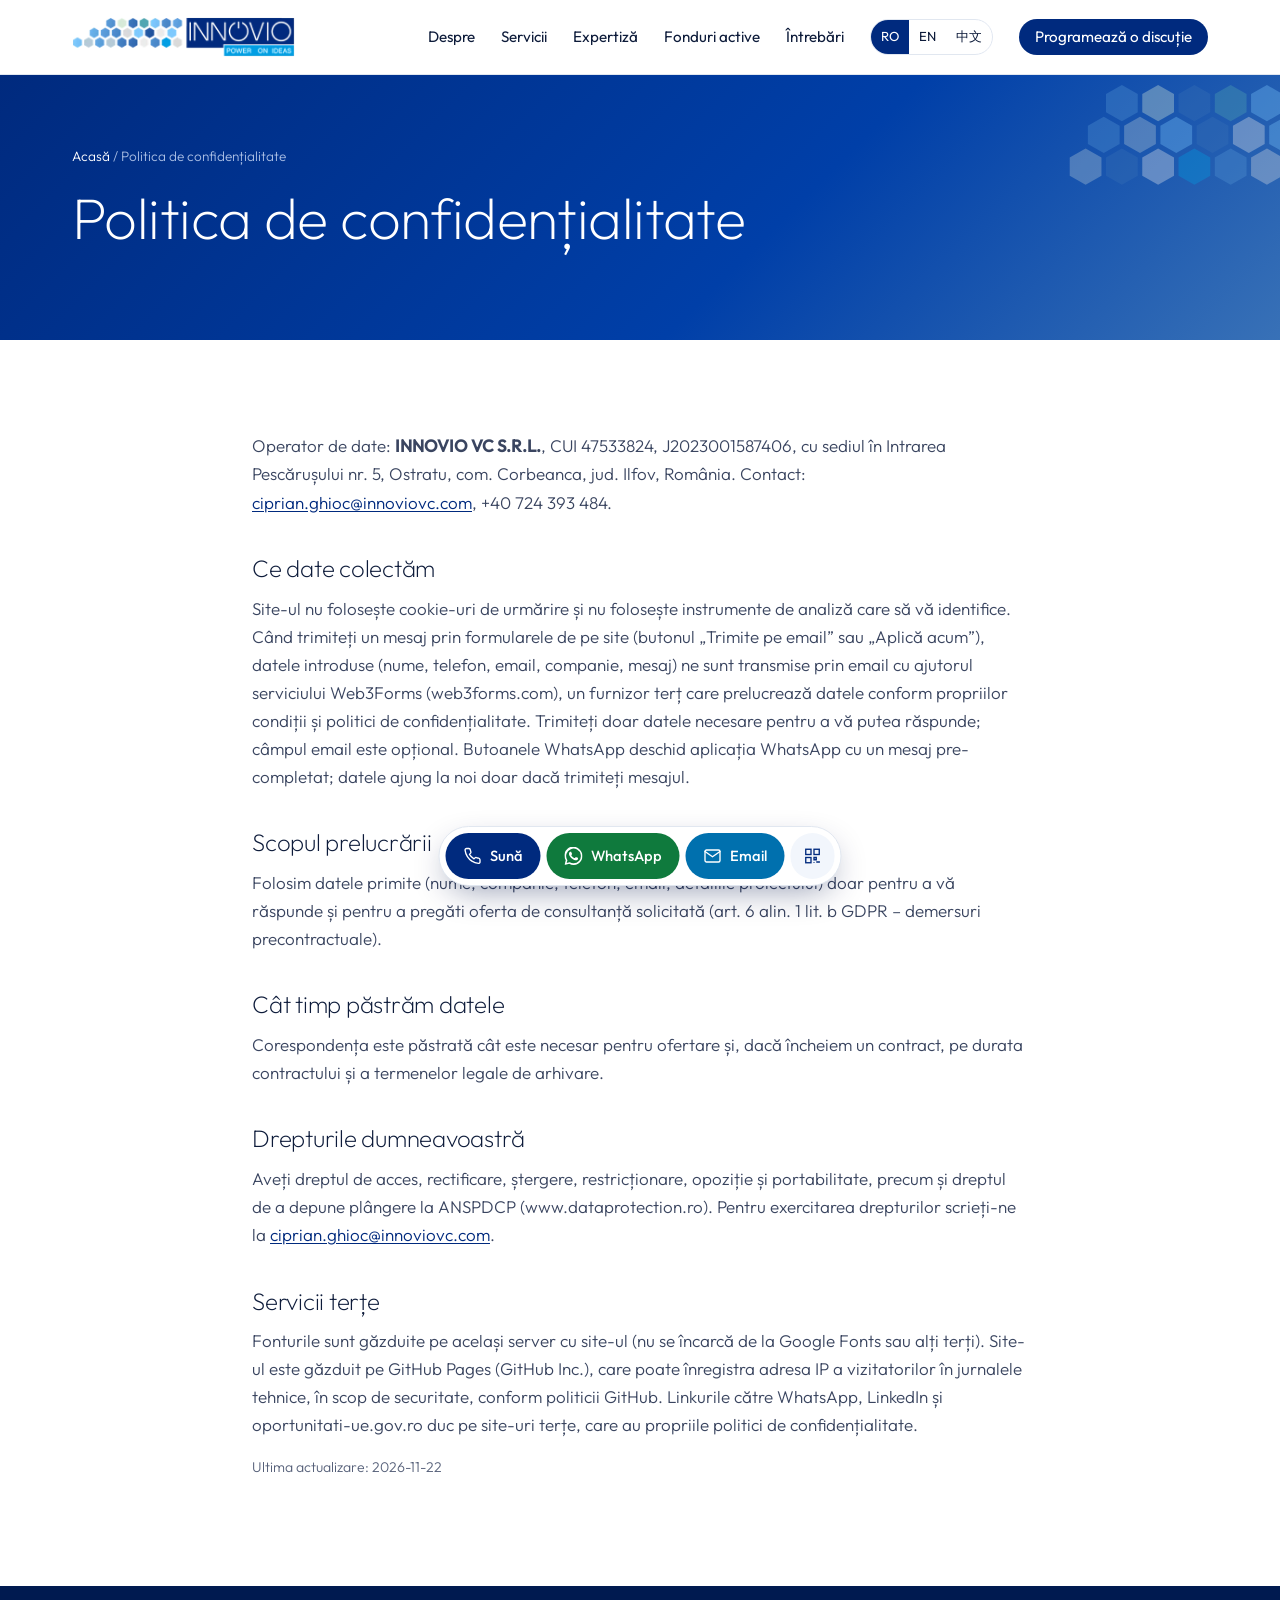
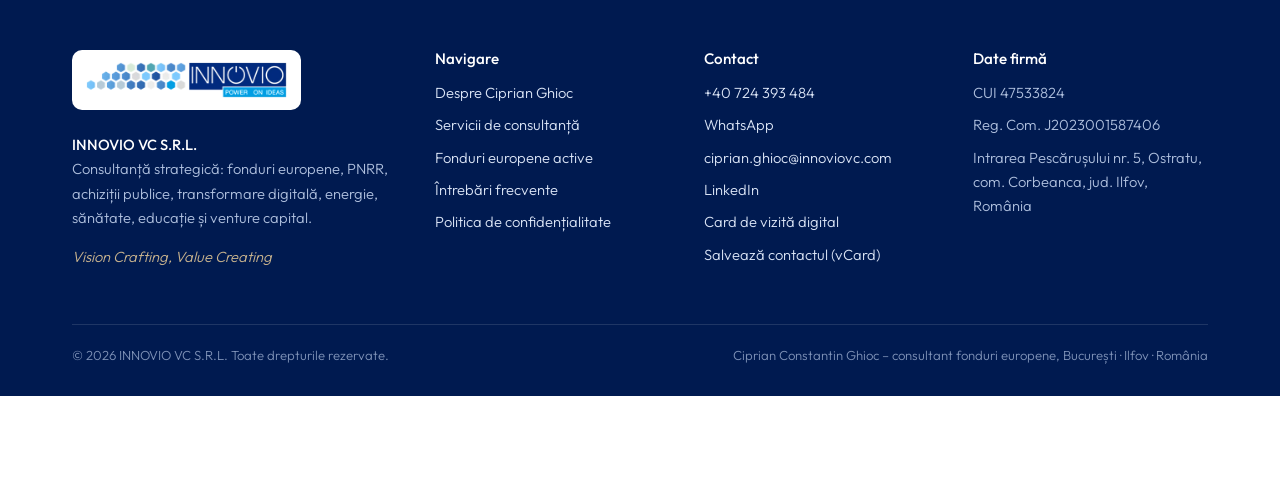
<file: politica-de-confidentialitate/index.html>
<!doctype html>
<html lang="ro">
<head>
<meta charset="utf-8">
<meta http-equiv="Content-Security-Policy" content="default-src 'self'; script-src 'self'; style-src 'self' 'unsafe-inline'; img-src 'self' data:; font-src 'self'; connect-src 'self' https://api.web3forms.com; form-action 'self' https://api.web3forms.com; base-uri 'self'; object-src 'none'; upgrade-insecure-requests">
<meta name="referrer" content="strict-origin-when-cross-origin">
<meta name="viewport" content="width=device-width, initial-scale=1">
<title>Politica de confidențialitate | INNOVIO VC</title>
<meta name="description" content="Politica de confidențialitate și protecția datelor personale – INNOVIO VC S.R.L., Ciprian Constantin Ghioc.">

<meta name="author" content="Ciprian Constantin Ghioc">
<meta name="robots" content="index, follow, max-image-preview:large">
<link rel="canonical" href="https://www.innoviovc.com/politica-de-confidentialitate/">
<link rel="alternate" hreflang="ro-RO" href="https://www.innoviovc.com/politica-de-confidentialitate/">
<link rel="alternate" hreflang="x-default" href="https://www.innoviovc.com/politica-de-confidentialitate/">
<meta name="geo.region" content="RO-IF"><meta name="geo.placename" content="Corbeanca, Ilfov">
<meta property="og:type" content="website">
<meta property="og:locale" content="ro_RO">
<meta property="og:site_name" content="INNOVIO VC – Ciprian Constantin Ghioc">
<meta property="og:title" content="Politica de confidențialitate | INNOVIO VC">
<meta property="og:description" content="Politica de confidențialitate și protecția datelor personale – INNOVIO VC S.R.L., Ciprian Constantin Ghioc.">
<meta property="og:url" content="https://www.innoviovc.com/politica-de-confidentialitate/">
<meta property="og:image" content="https://www.innoviovc.com/assets/img/og-ciprian-ghioc-innovio-vc.jpg">
<meta property="og:image:width" content="1200"><meta property="og:image:height" content="630">
<meta property="og:image:alt" content="Ciprian Constantin Ghioc, Founder &amp; CEO INNOVIO VC">
<meta name="twitter:card" content="summary_large_image">
<meta name="theme-color" content="#002A7E">
<!-- Google Search Console: lipiți aici meta-ul de verificare, ex.: <meta name="google-site-verification" content="..."> -->
<link rel="icon" href="../favicon.ico" sizes="any">
<link rel="icon" type="image/png" sizes="192x192" href="../assets/img/icon-192.png">
<link rel="apple-touch-icon" href="../assets/img/apple-touch-icon.png">
<link rel="manifest" href="../site.webmanifest">
<link rel="preload" href="../assets/fonts/outfit-latin-300-normal.woff2" as="font" type="font/woff2" crossorigin>
<link rel="stylesheet" href="../assets/css/style.css">

</head>
<body>
<a class="skip" href="#main">Sari la conținut</a>
<header class="site-header">
 <div class="wrap">
  <a class="brand" href="../" aria-label="INNOVIO VC – pagina principală"><img src="../assets/img/innovio-vc-logo-480.webp" width="240" height="43" alt="INNOVIO VC – consultanță fonduri europene, Power on Ideas"></a>
  <button class="nav-toggle" aria-label="Meniu" aria-expanded="false"><span></span><span></span><span></span></button>
  <nav class="nav" aria-label="Navigare principală">
   <a href="../#despre">Despre</a>
   <a href="../#servicii">Servicii</a>
   <a href="../#expertiza">Expertiză</a>
   <a href="../fonduri-europene/">Fonduri active</a>
   <a href="../#intrebari">Întrebări</a>
   <span class="lang-switch" aria-label="Language"><a href="../" aria-current="true">RO</a><a href="../en/" hreflang="en" lang="en">EN</a><a href="../zh/" hreflang="zh-Hans" lang="zh-Hans">中文</a></span>
   <a class="btn btn-primary btn-sm" href="../#contact">Programează o discuție</a>
  </nav>
 </div>
</header>
<main id="main">
<section class="page-hero"><svg class="hex-deco " viewBox="0 0 300 120" aria-hidden="true"><polygon points="134,0 148,8 148,24 134,32 120,24 120,8" fill="#5495D4"/><polygon points="166,0 180,8 180,24 166,32 152,24 152,8" fill="#D7EAD8"/><polygon points="198,0 212,8 212,24 198,32 184,24 184,8" fill="#3871B7"/><polygon points="230,0 244,8 244,24 230,32 216,24 216,8" fill="#52A6B2"/><polygon points="262,0 276,8 276,24 262,32 248,24 248,8" fill="#79C4FA"/><polygon points="118,28 132,36 132,52 118,60 104,52 104,36" fill="#5495D4"/><polygon points="150,28 164,36 164,52 150,60 136,52 136,36" fill="#B6CBD7"/><polygon points="182,28 196,36 196,52 182,60 168,52 168,36" fill="#79C4FA"/><polygon points="214,28 228,36 228,52 214,60 200,52 200,36" fill="#3871B7"/><polygon points="246,28 260,36 260,52 246,60 232,52 232,36" fill="#E5E8EC"/><polygon points="278,28 292,36 292,52 278,60 264,52 264,36" fill="#79C4FA"/><polygon points="102,56 116,64 116,80 102,88 88,80 88,64" fill="#B6CBD7"/><polygon points="134,56 148,64 148,80 134,88 120,80 120,64" fill="#3871B7"/><polygon points="166,56 180,64 180,80 166,88 152,80 152,64" fill="#E5E8EC"/><polygon points="198,56 212,64 212,80 198,88 184,80 184,64" fill="#009EE3"/><polygon points="230,56 244,64 244,80 230,88 216,80 216,64" fill="#5495D4"/><polygon points="262,56 276,64 276,80 262,88 248,80 248,64" fill="#D9DDE2"/></svg><div class="wrap"><div class="crumbs"><a href="../">Acasă</a> / Politica de confidențialitate</div><h1>Politica de confidențialitate</h1></div></section>
<section><div class="wrap prose">
<p>Operator de date: <strong>INNOVIO VC S.R.L.</strong>, CUI 47533824, J2023001587406, cu sediul în Intrarea Pescărușului nr. 5, Ostratu, com. Corbeanca, jud. Ilfov, România. Contact: <a href="mailto:ciprian.ghioc@innoviovc.com">ciprian.ghioc@innoviovc.com</a>, +40 724 393 484.</p>
<h2>Ce date colectăm</h2><p>Site-ul nu folosește cookie-uri de urmărire și nu folosește instrumente de analiză care să vă identifice. Când trimiteți un mesaj prin formularele de pe site (butonul „Trimite pe email” sau „Aplică acum”), datele introduse (nume, telefon, email, companie, mesaj) ne sunt transmise prin email cu ajutorul serviciului Web3Forms (web3forms.com), un furnizor terț care prelucrează datele conform propriilor condiții și politici de confidențialitate. Trimiteți doar datele necesare pentru a vă putea răspunde; câmpul email este opțional. Butoanele WhatsApp deschid aplicația WhatsApp cu un mesaj pre-completat; datele ajung la noi doar dacă trimiteți mesajul.</p>
<h2>Scopul prelucrării</h2><p>Folosim datele primite (nume, companie, telefon, email, detaliile proiectului) doar pentru a vă răspunde și pentru a pregăti oferta de consultanță solicitată (art. 6 alin. 1 lit. b GDPR – demersuri precontractuale).</p>
<h2>Cât timp păstrăm datele</h2><p>Corespondența este păstrată cât este necesar pentru ofertare și, dacă încheiem un contract, pe durata contractului și a termenelor legale de arhivare.</p>
<h2>Drepturile dumneavoastră</h2><p>Aveți dreptul de acces, rectificare, ștergere, restricționare, opoziție și portabilitate, precum și dreptul de a depune plângere la ANSPDCP (www.dataprotection.ro). Pentru exercitarea drepturilor scrieți-ne la <a href="mailto:ciprian.ghioc@innoviovc.com">ciprian.ghioc@innoviovc.com</a>.</p>
<h2>Servicii terțe</h2><p>Fonturile sunt găzduite pe același server cu site-ul (nu se încarcă de la Google Fonts sau alți terți). Site-ul este găzduit pe GitHub Pages (GitHub Inc.), care poate înregistra adresa IP a vizitatorilor în jurnalele tehnice, în scop de securitate, conform politicii GitHub. Linkurile către WhatsApp, LinkedIn și oportunitati-ue.gov.ro duc pe site-uri terțe, care au propriile politici de confidențialitate.</p>
<p class="updated">Ultima actualizare: 2026-11-22</p>
</div></section></main>
<footer class="site-footer">
 <div class="wrap">
  <div class="cols">
   <div>
    <span class="logo-card"><img src="../assets/img/innovio-vc-logo-480.webp" width="200" height="36" alt="INNOVIO VC" loading="lazy"></span>
    <p><strong style="color:#fff;font-weight:500">INNOVIO VC S.R.L.</strong><br>Consultanță strategică: fonduri europene, PNRR, achiziții publice, transformare digitală, energie, sănătate, educație și venture capital.</p>
    <p style="font-style:italic;color:#C9B48E">Vision Crafting, Value Creating</p>
   </div>
   <div>
    <h2 class="fh">Navigare</h2>
    <ul><li><a href="../#despre">Despre Ciprian Ghioc</a></li><li><a href="../#servicii">Servicii de consultanță</a></li><li><a href="../fonduri-europene/">Fonduri europene active</a></li><li><a href="../#intrebari">Întrebări frecvente</a></li><li><a href="../politica-de-confidentialitate/">Politica de confidențialitate</a></li></ul>
   </div>
   <div>
    <h2 class="fh">Contact</h2>
    <ul><li><a href="tel:+40724393484">+40 724 393 484</a></li><li><a href="https://wa.me/40724393484?text=Bun%C4%83%20ziua%2C%20domnule%20Ghioc%2C%20doresc%20o%20discu%C8%9Bie%20despre%20finan%C8%9Bare%20(innoviovc.com)" rel="noopener" target="_blank">WhatsApp</a></li><li><a href="mailto:ciprian.ghioc@innoviovc.com">ciprian.ghioc@innoviovc.com</a></li><li><a href="https://www.linkedin.com/in/ciprian-constantin-ghioc-409647b0" rel="noopener" target="_blank">LinkedIn</a></li><li><a href="https://dixid.cards/cippy282-dl3j" rel="noopener" target="_blank">Card de vizită digital</a></li><li><a href="../ciprian-ghioc.vcf" download>Salvează contactul (vCard)</a></li></ul>
   </div>
   <div>
    <h2 class="fh">Date firmă</h2>
    <ul><li>CUI 47533824</li><li>Reg. Com. J2023001587406</li><li>Intrarea Pescărușului nr. 5, Ostratu, com. Corbeanca, jud. Ilfov, România</li></ul>
   </div>
  </div>
  <div class="legal"><span>© <span data-year>2026</span> INNOVIO VC S.R.L. Toate drepturile rezervate.</span><span>Ciprian Constantin Ghioc – consultant fonduri europene, București · Ilfov · România</span></div>
 </div>
</footer>
<div class="contact-bar" role="complementary" aria-label="Contact rapid">
 <a class="cb-phone" href="tel:+40724393484" aria-label="Sună: +40 724 393 484"><svg viewBox="0 0 24 24" fill="none" stroke="currentColor" stroke-width="1.8" stroke-linecap="round" stroke-linejoin="round" aria-hidden="true"><path d="M22 16.9v3a2 2 0 0 1-2.2 2 19.8 19.8 0 0 1-8.6-3.1 19.5 19.5 0 0 1-6-6A19.8 19.8 0 0 1 2.1 4.2 2 2 0 0 1 4.1 2h3a2 2 0 0 1 2 1.7c.1.9.4 1.8.7 2.7a2 2 0 0 1-.5 2.1L8 9.8a16 16 0 0 0 6 6l1.3-1.3a2 2 0 0 1 2.1-.4c.9.3 1.8.6 2.7.7a2 2 0 0 1 1.7 2z"/></svg><span>Sună</span></a>
 <a class="cb-wa" href="https://wa.me/40724393484?text=Bun%C4%83%20ziua%2C%20domnule%20Ghioc%2C%20doresc%20o%20discu%C8%9Bie%20despre%20finan%C8%9Bare%20(innoviovc.com)" target="_blank" rel="noopener" aria-label="Scrie pe WhatsApp"><svg viewBox="0 0 24 24" fill="currentColor" aria-hidden="true"><path d="M17.5 14.4c-.3-.1-1.8-.9-2-1-.3-.1-.5-.1-.7.1-.2.3-.8 1-.9 1.2-.2.2-.3.2-.6.1-.3-.1-1.3-.5-2.4-1.5-.9-.8-1.5-1.8-1.7-2.1-.2-.3 0-.5.1-.6l.4-.5c.2-.2.2-.3.3-.5.1-.2 0-.4 0-.5l-.9-2.2c-.2-.6-.5-.5-.7-.5h-.6c-.2 0-.5.1-.8.4-.3.3-1 1-1 2.5s1.1 2.9 1.2 3.1c.1.2 2.1 3.2 5.1 4.5.7.3 1.3.5 1.7.6.7.2 1.4.2 1.9.1.6-.1 1.8-.7 2-1.4.2-.7.2-1.3.2-1.4-.1-.2-.3-.3-.6-.4zM12 21.8c-1.8 0-3.5-.5-5-1.4l-.4-.2-3.7 1 1-3.6-.2-.4A9.8 9.8 0 1 1 12 21.8zm8.4-18.3A11.8 11.8 0 0 0 1.7 17.8L0 24l6.3-1.7A11.8 11.8 0 0 0 24 12c0-3.2-1.2-6.2-3.5-8.5z"/></svg><span>WhatsApp</span></a>
 <a class="cb-mail" href="mailto:ciprian.ghioc@innoviovc.com?subject=Cerere%20consultan%C8%9B%C4%83%20(innoviovc.com)" aria-label="Trimite email"><svg viewBox="0 0 24 24" fill="none" stroke="currentColor" stroke-width="1.8" stroke-linecap="round" stroke-linejoin="round" aria-hidden="true"><rect x="2" y="4" width="20" height="16" rx="2"/><path d="m22 6-10 7L2 6"/></svg><span>Email</span></a>
 <a class="cb-qr" href="https://wa.me/40724393484?text=Bun%C4%83%20ziua%2C%20domnule%20Ghioc%2C%20doresc%20o%20discu%C8%9Bie%20despre%20finan%C8%9Bare%20(innoviovc.com)" target="_blank" rel="noopener" aria-label="Cod QR WhatsApp"><svg viewBox="0 0 24 24" fill="none" stroke="currentColor" stroke-width="1.8" aria-hidden="true"><rect x="3" y="3" width="7" height="7"/><rect x="14" y="3" width="7" height="7"/><rect x="3" y="14" width="7" height="7"/><path d="M14 14h3v3h-3zM20 14v.01M17 20h4v1M14 20v1"/></svg><span class="pop"><img src="../assets/img/qr-whatsapp-ciprian-ghioc.png" width="146" height="146" alt="Cod QR WhatsApp Ciprian Ghioc" loading="lazy">Scanează pentru WhatsApp</span></a>
</div>
<div class="modal" id="apply-modal" aria-hidden="true" role="dialog" aria-labelledby="apply-title">
 <div class="modal-box">
  <button class="modal-close" aria-label="Închide">×</button>
  <h3 id="apply-title">Aplică acum – cere ofertă de consultanță</h3>
  <div class="call-name"></div>
  <form class="lead-form" style="box-shadow:none;padding:0">
   <div class="row2"><label>Nume<input name="a_name" autocomplete="name"></label><label>Telefon<input name="a_phone" autocomplete="tel"></label></div>
   <label>Companie / instituție<input name="a_company" autocomplete="organization"></label>
   <label>Detalii proiect (opțional)<textarea name="a_msg" placeholder="Ex.: domeniu de activitate, valoare estimată a investiției, regiune"></textarea></label>
   <div class="btns"><button type="button" class="btn btn-primary" data-send="email"><svg viewBox="0 0 24 24" fill="none" stroke="currentColor" stroke-width="1.8" stroke-linecap="round" stroke-linejoin="round" aria-hidden="true"><rect x="2" y="4" width="20" height="16" rx="2"/><path d="m22 6-10 7L2 6"/></svg> Trimite pe email</button><button type="button" class="btn btn-wa" data-send="wa"><svg viewBox="0 0 24 24" fill="currentColor" aria-hidden="true"><path d="M17.5 14.4c-.3-.1-1.8-.9-2-1-.3-.1-.5-.1-.7.1-.2.3-.8 1-.9 1.2-.2.2-.3.2-.6.1-.3-.1-1.3-.5-2.4-1.5-.9-.8-1.5-1.8-1.7-2.1-.2-.3 0-.5.1-.6l.4-.5c.2-.2.2-.3.3-.5.1-.2 0-.4 0-.5l-.9-2.2c-.2-.6-.5-.5-.7-.5h-.6c-.2 0-.5.1-.8.4-.3.3-1 1-1 2.5s1.1 2.9 1.2 3.1c.1.2 2.1 3.2 5.1 4.5.7.3 1.3.5 1.7.6.7.2 1.4.2 1.9.1.6-.1 1.8-.7 2-1.4.2-.7.2-1.3.2-1.4-.1-.2-.3-.3-.6-.4zM12 21.8c-1.8 0-3.5-.5-5-1.4l-.4-.2-3.7 1 1-3.6-.2-.4A9.8 9.8 0 1 1 12 21.8zm8.4-18.3A11.8 11.8 0 0 0 1.7 17.8L0 24l6.3-1.7A11.8 11.8 0 0 0 24 12c0-3.2-1.2-6.2-3.5-8.5z"/></svg> Trimite pe WhatsApp</button></div>
   <p class="note">Butonul „Trimite pe email” transmite mesajul direct către noi prin serviciul Web3Forms; WhatsApp se deschide cu mesajul pre-completat. Site-ul nu folosește cookie-uri și nu stochează datele. <a href="/politica-de-confidentialitate/">Detalii</a></p>
  </form>
 </div>
</div>
<script src="../assets/js/main.js" defer></script>
</body>
</html>
</file>
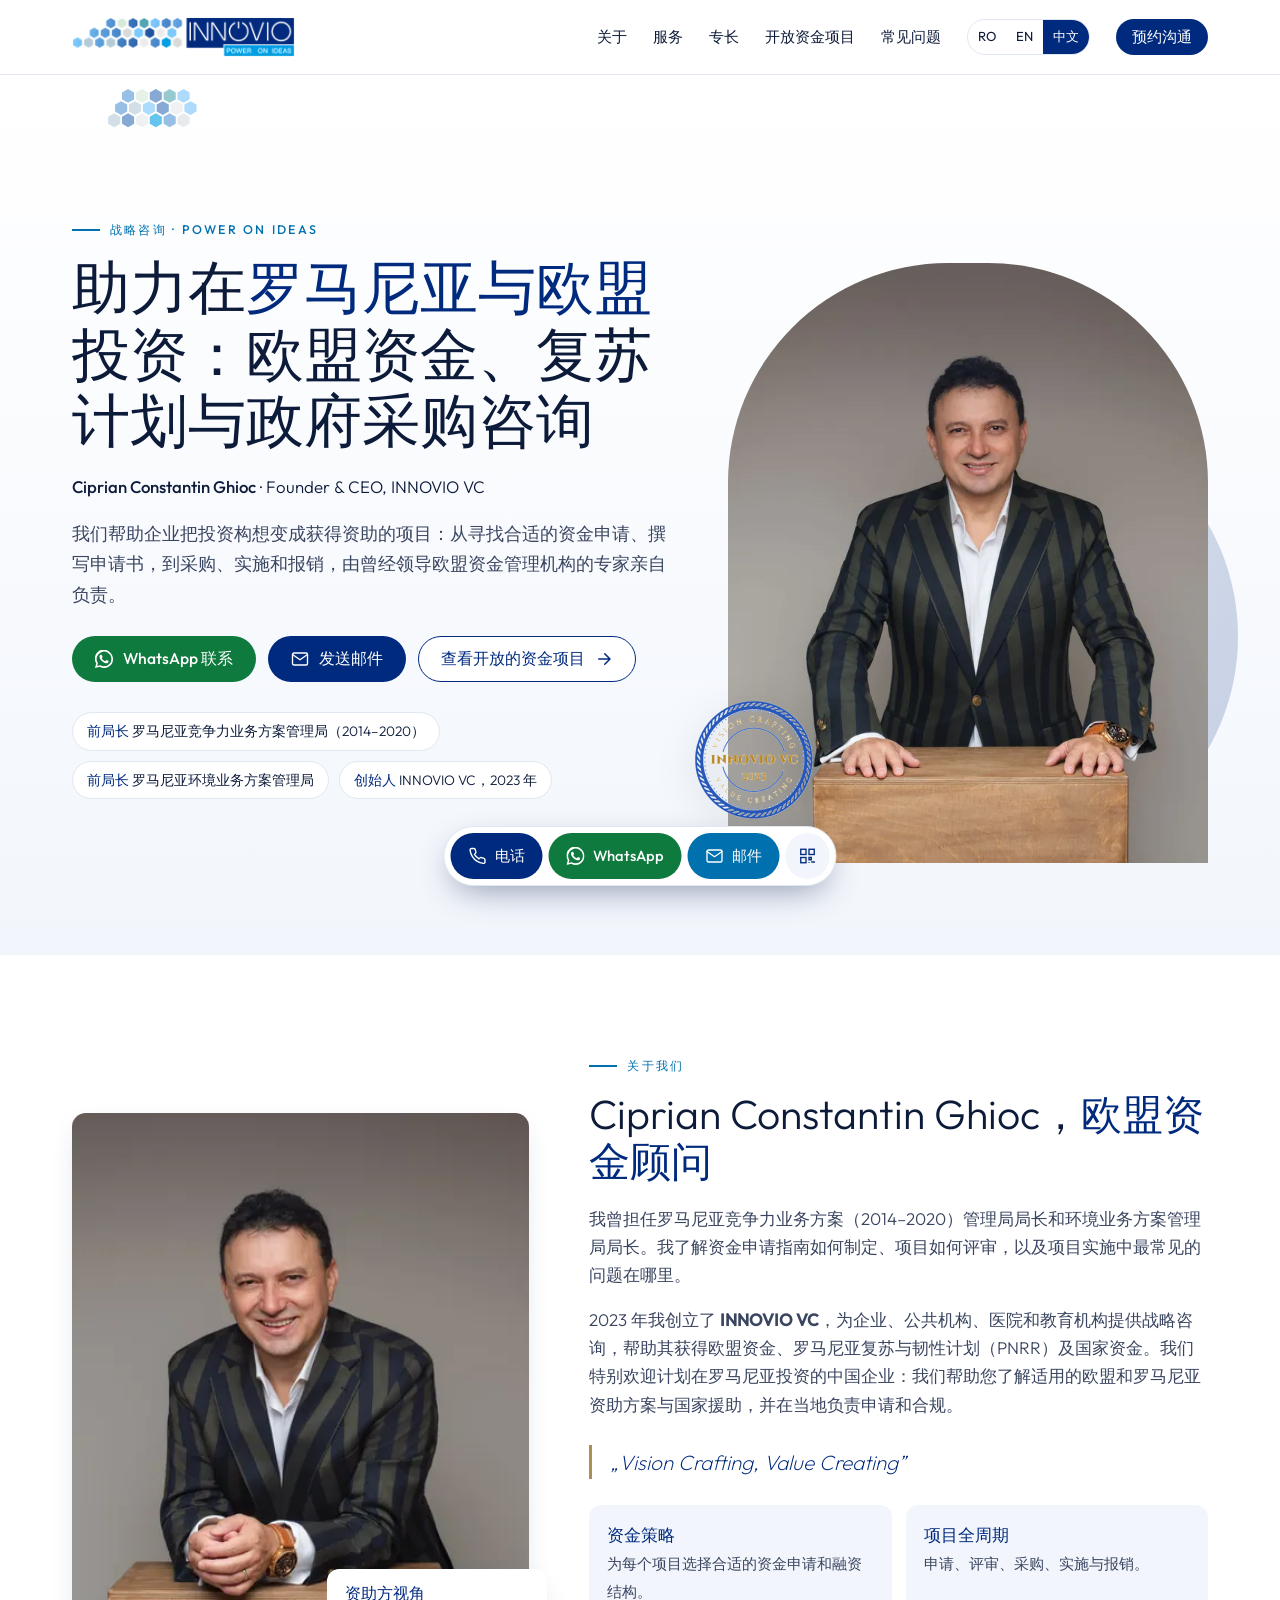
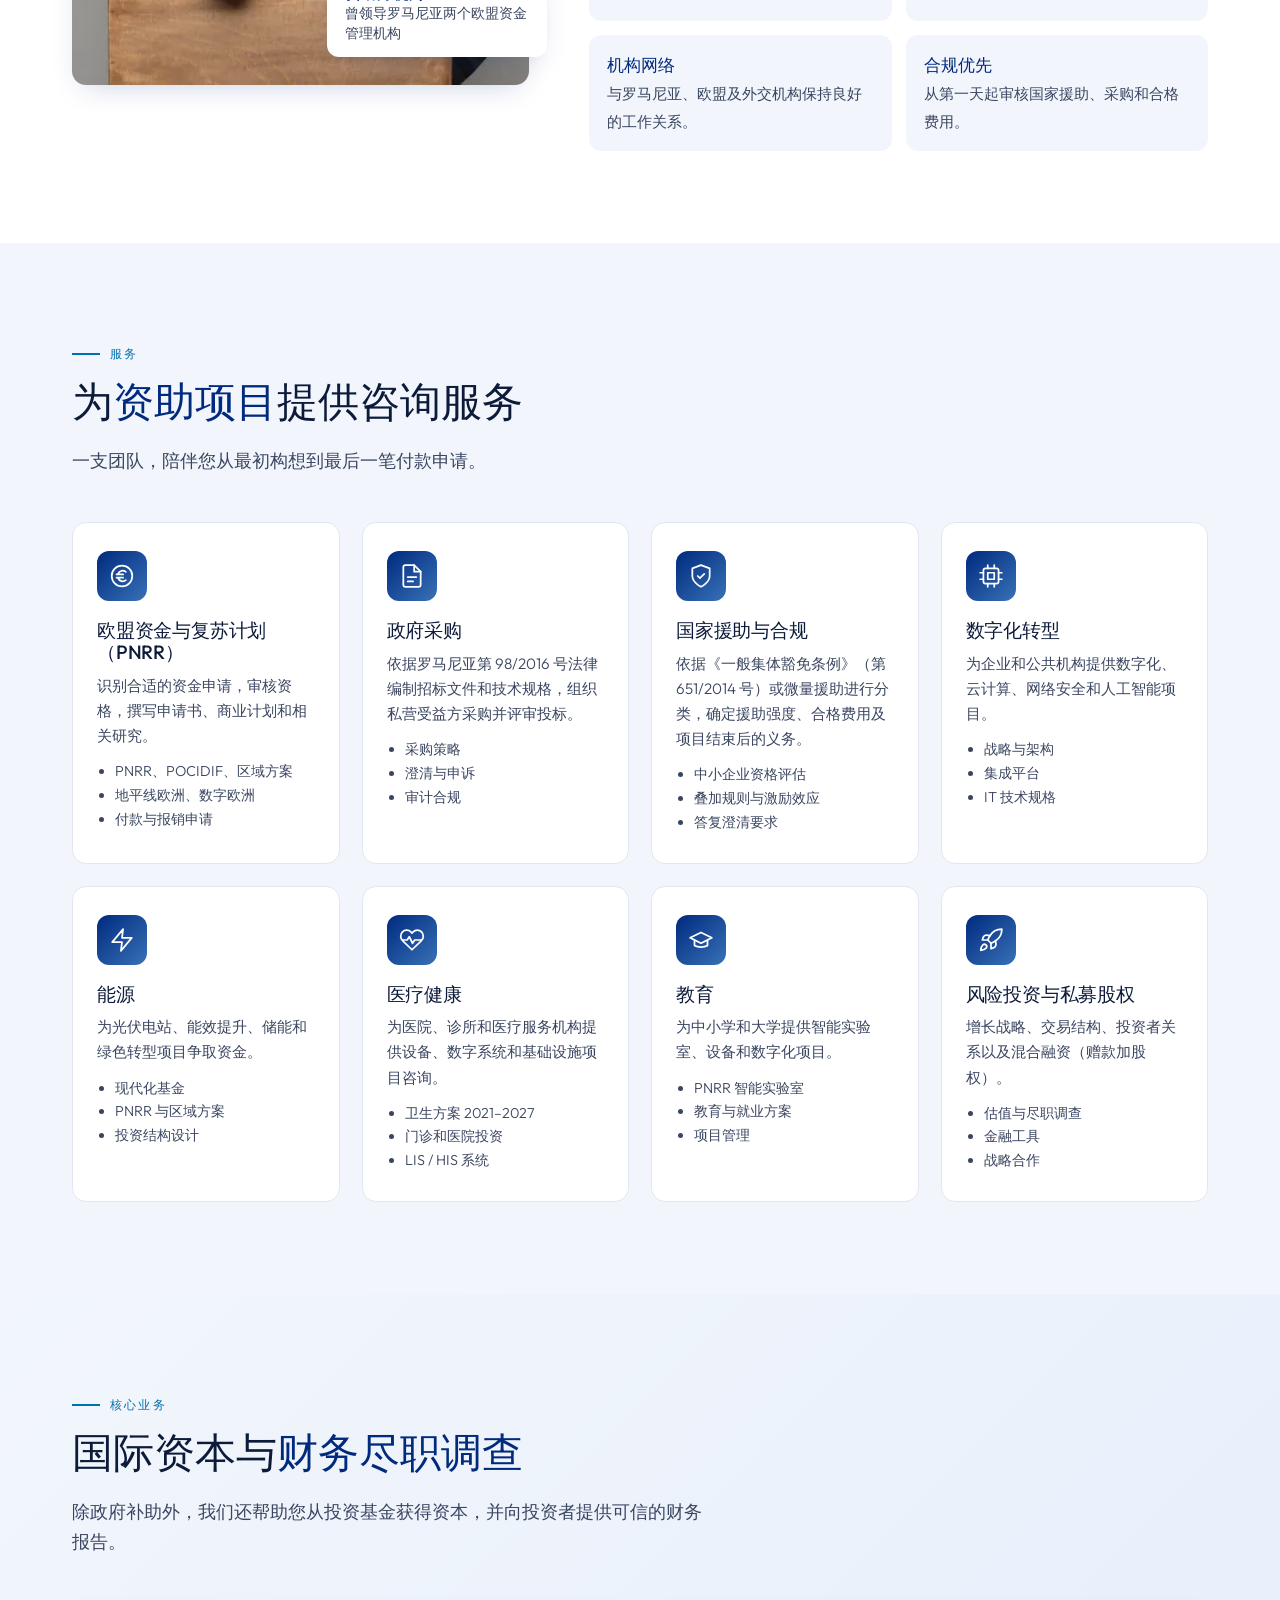
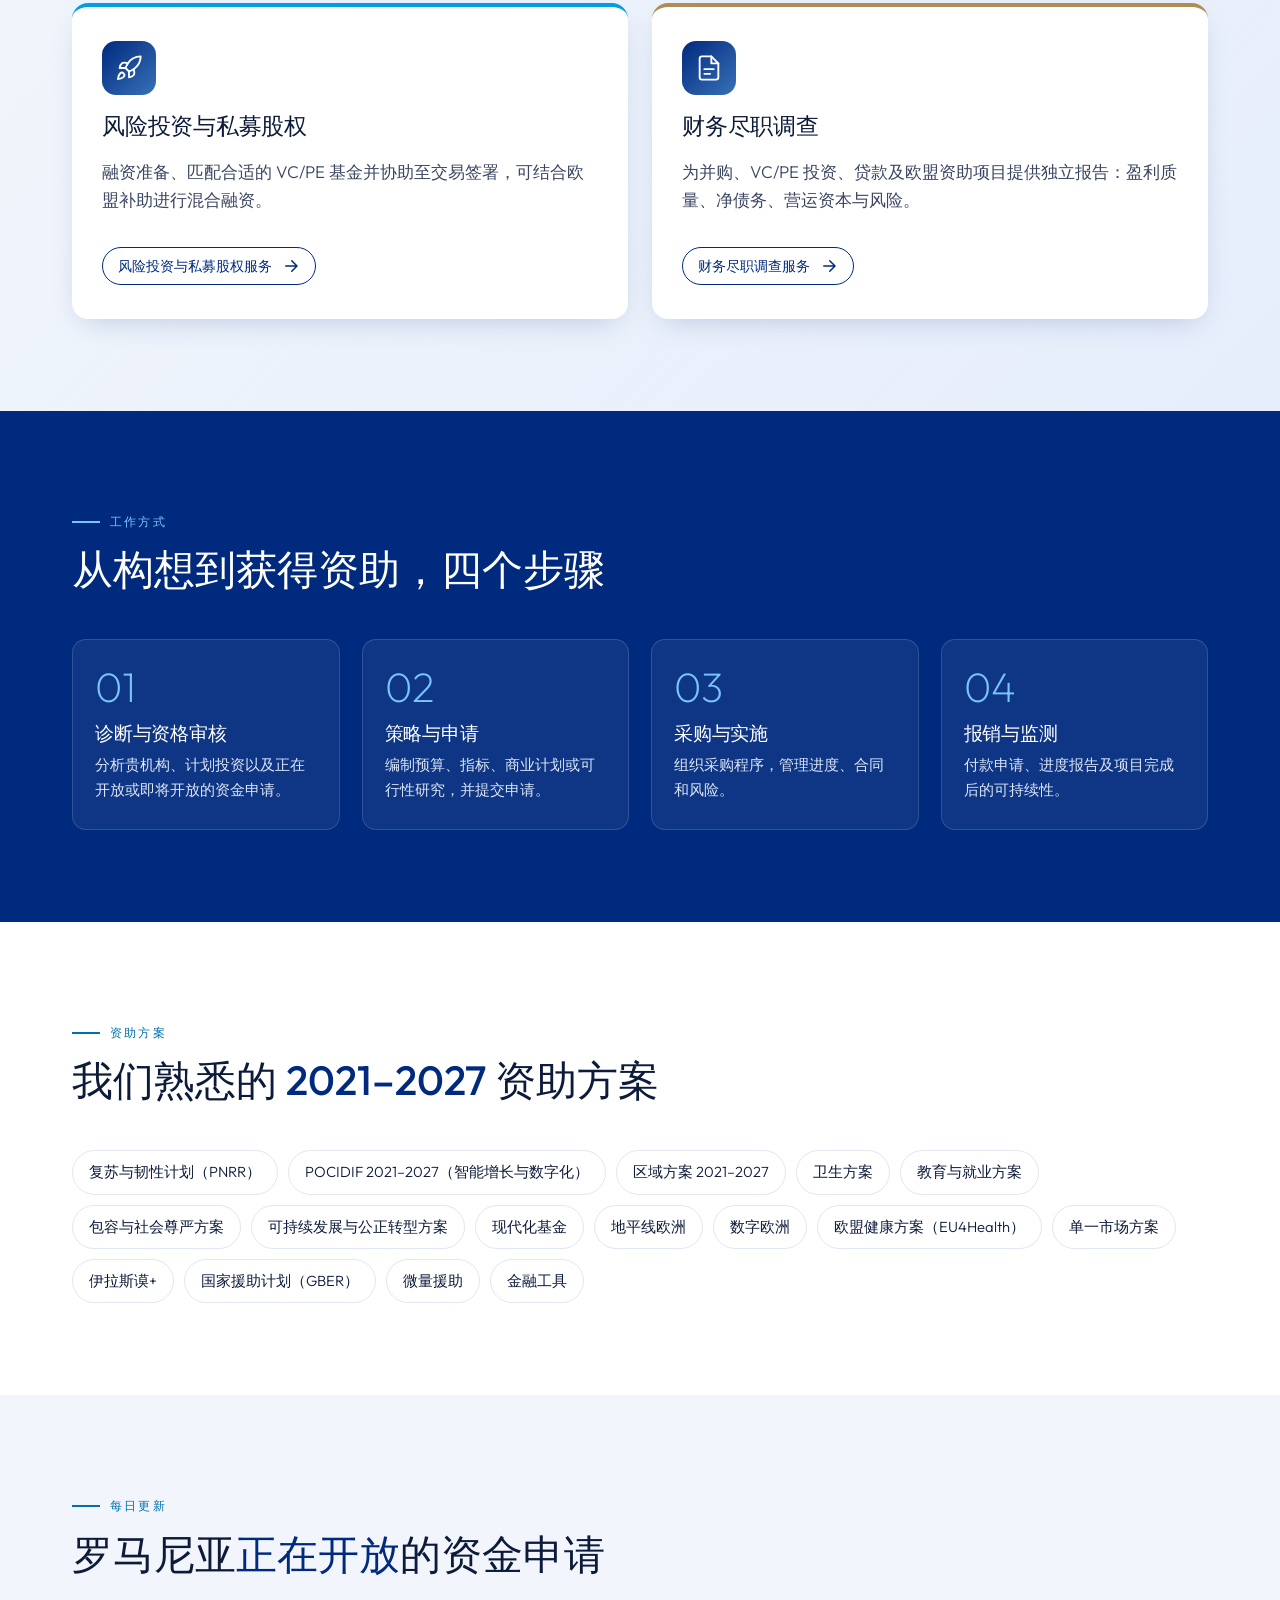
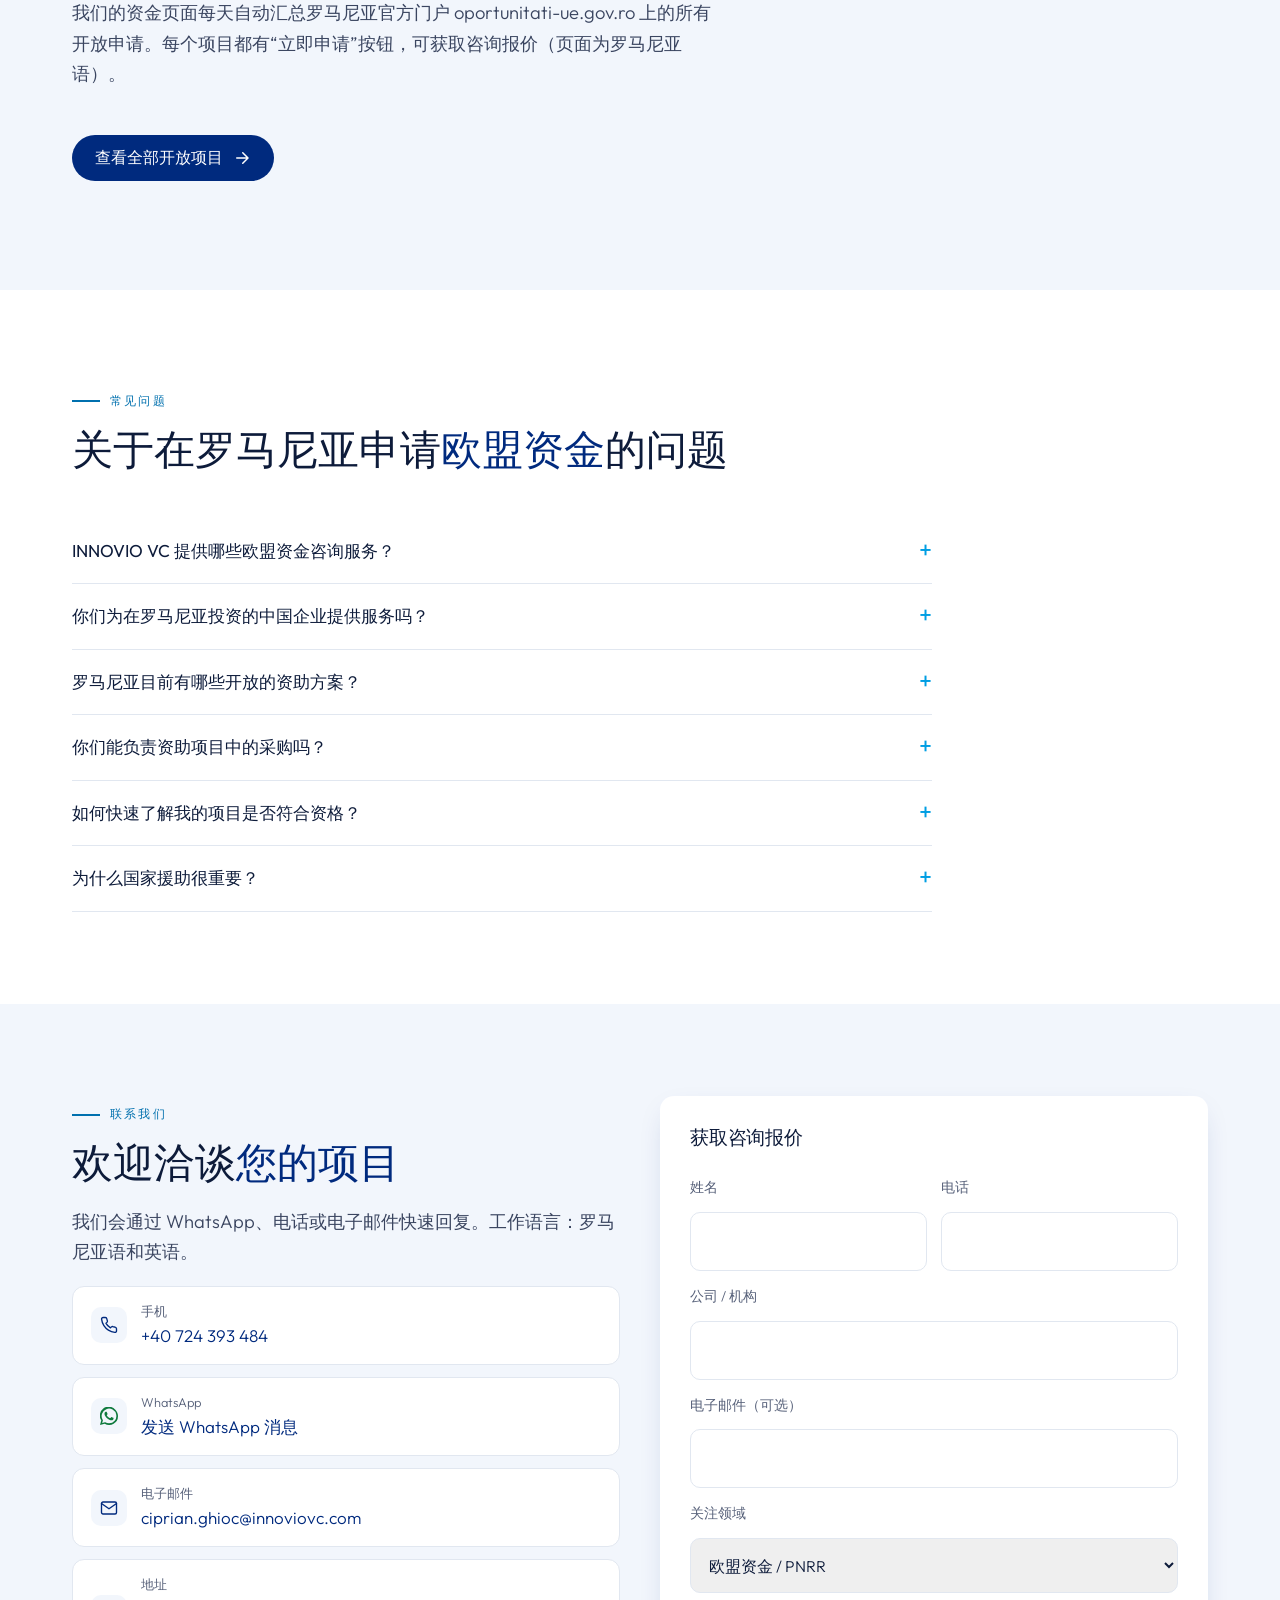
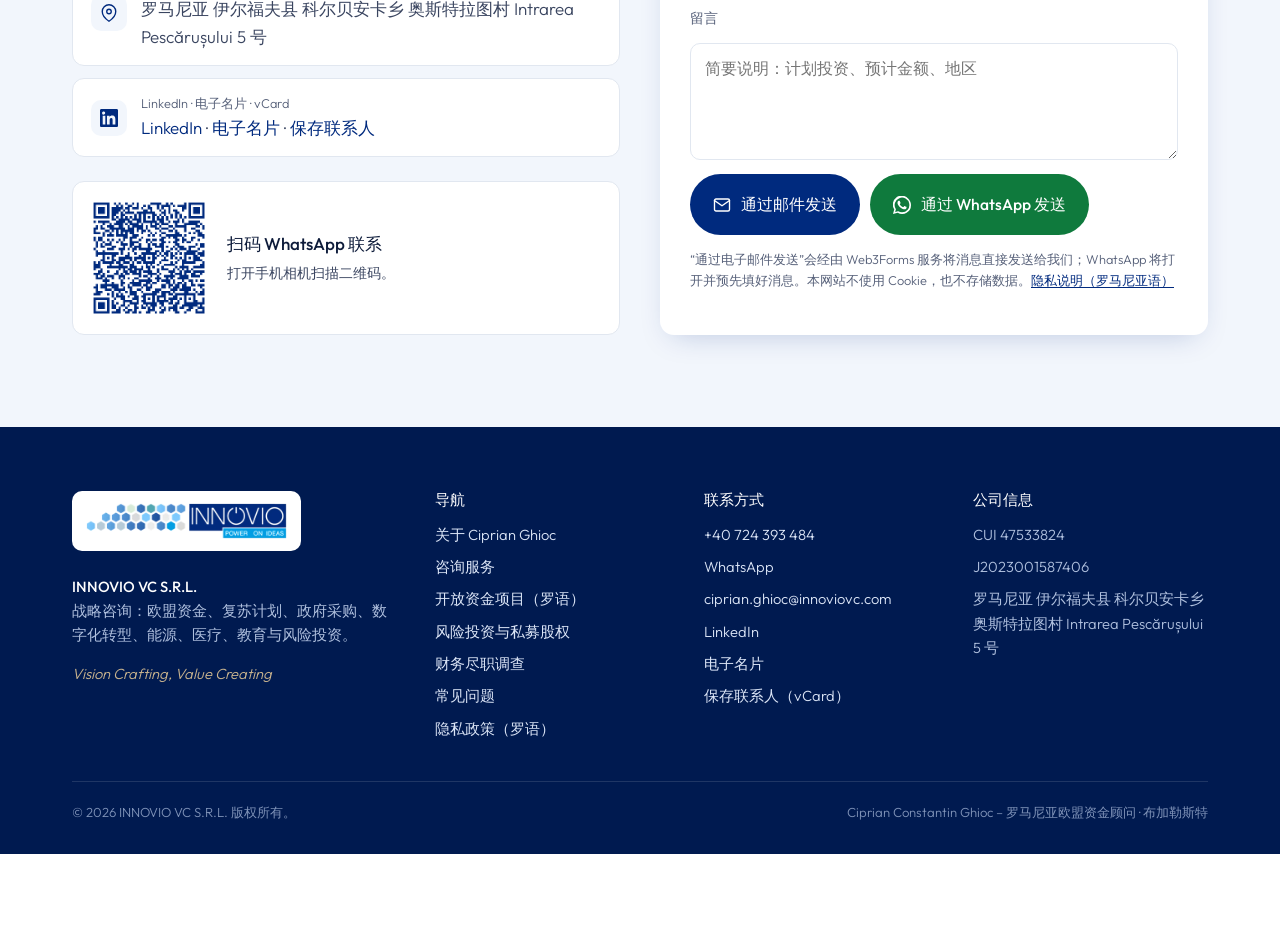
<file: zh/index.html>
<!doctype html>
<html lang="zh-Hans">
<head>
<meta charset="utf-8">
<meta http-equiv="Content-Security-Policy" content="default-src 'self'; script-src 'self'; style-src 'self' 'unsafe-inline'; img-src 'self' data:; font-src 'self'; connect-src 'self' https://api.web3forms.com; form-action 'self' https://api.web3forms.com; base-uri 'self'; object-src 'none'; upgrade-insecure-requests">
<meta name="referrer" content="strict-origin-when-cross-origin">
<meta name="viewport" content="width=device-width, initial-scale=1">
<title>罗马尼亚欧盟资金与投资咨询 | 政府采购 · 国家援助 | Ciprian Ghioc – INNOVIO VC</title>
<meta name="description" content="INNOVIO VC 创始人兼首席执行官 Ciprian Constantin Ghioc，曾任罗马尼亚竞争力业务方案管理局局长：为在罗马尼亚和欧盟投资的企业提供欧盟资金、复苏与韧性计划（PNRR）、政府采购和国家援助咨询。">
<meta name="keywords" content="罗马尼亚投资, 欧盟资金, 罗马尼亚欧盟补贴, 复苏与韧性计划, PNRR, 罗马尼亚政府采购, 国家援助, 中国企业 罗马尼亚, 欧盟投资咨询, INNOVIO VC, Ciprian Ghioc">
<meta name="author" content="Ciprian Constantin Ghioc">
<meta name="robots" content="index, follow, max-image-preview:large">
<link rel="canonical" href="https://www.innoviovc.com/zh/">
<link rel="alternate" hreflang="ro-RO" href="https://www.innoviovc.com/"><link rel="alternate" hreflang="en" href="https://www.innoviovc.com/en/"><link rel="alternate" hreflang="zh-Hans" href="https://www.innoviovc.com/zh/"><link rel="alternate" hreflang="x-default" href="https://www.innoviovc.com/">
<meta name="geo.region" content="RO-IF"><meta name="geo.placename" content="Corbeanca, Ilfov">
<meta property="og:type" content="website"><meta property="og:locale" content="zh_CN">
<meta property="og:site_name" content="INNOVIO VC – Ciprian Constantin Ghioc">
<meta property="og:title" content="罗马尼亚欧盟资金与投资咨询 | 政府采购 · 国家援助 | Ciprian Ghioc – INNOVIO VC"><meta property="og:description" content="INNOVIO VC 创始人兼首席执行官 Ciprian Constantin Ghioc，曾任罗马尼亚竞争力业务方案管理局局长：为在罗马尼亚和欧盟投资的企业提供欧盟资金、复苏与韧性计划（PNRR）、政府采购和国家援助咨询。"><meta property="og:url" content="https://www.innoviovc.com/zh/">
<meta property="og:image" content="https://www.innoviovc.com/assets/img/og-ciprian-ghioc-innovio-vc.jpg"><meta property="og:image:width" content="1200"><meta property="og:image:height" content="630">
<meta name="twitter:card" content="summary_large_image"><meta name="theme-color" content="#002A7E">
<link rel="icon" href="../favicon.ico" sizes="any"><link rel="icon" type="image/png" sizes="192x192" href="../assets/img/icon-192.png">
<link rel="apple-touch-icon" href="../assets/img/apple-touch-icon.png"><link rel="manifest" href="../site.webmanifest">
<link rel="preload" href="../assets/fonts/outfit-latin-300-normal.woff2" as="font" type="font/woff2" crossorigin>
<link rel="stylesheet" href="../assets/css/style.css">
<script type="application/ld+json">{"@context": "https://schema.org", "@graph": [{"@type": "Person", "@id": "https://www.innoviovc.com/#ciprian", "name": "Ciprian Constantin Ghioc", "alternateName": "Ciprian Ghioc", "jobTitle": "Founder & CEO", "worksFor": {"@id": "https://www.innoviovc.com/#org"}, "url": "https://www.innoviovc.com/", "image": "https://www.innoviovc.com/assets/img/ciprian-ghioc-consultant-fonduri-europene-1200.jpg", "telephone": "+40724393484", "email": "ciprian.ghioc@innoviovc.com", "sameAs": ["https://www.linkedin.com/in/ciprian-constantin-ghioc-409647b0", "https://dixid.cards/cippy282-dl3j"], "description": "罗马尼亚欧盟资金、复苏计划、政府采购和国家援助顾问；曾任罗马尼亚竞争力业务方案（2014–2020）管理局和环境业务方案管理局局长。", "knowsLanguage": ["ro", "en"], "knowsAbout": ["EU funds", "Fonduri europene", "PNRR", "Recovery and Resilience Facility", "Public procurement", "Achiziții publice", "State aid", "GBER", "Digital transformation", "Energy", "Healthcare", "Education", "Venture capital"]}, {"@type": ["Organization", "ProfessionalService"], "@id": "https://www.innoviovc.com/#org", "name": "INNOVIO VC S.R.L.", "alternateName": "INNOVIO VC", "url": "https://www.innoviovc.com/", "logo": "https://www.innoviovc.com/assets/img/innovio-vc-logo-960.png", "image": "https://www.innoviovc.com/assets/img/og-ciprian-ghioc-innovio-vc.jpg", "slogan": "Vision Crafting, Value Creating", "foundingDate": "2023", "founder": {"@id": "https://www.innoviovc.com/#ciprian"}, "taxID": "47533824", "telephone": "+40724393484", "email": "ciprian.ghioc@innoviovc.com", "address": {"@type": "PostalAddress", "streetAddress": "Intrarea Pescărușului 5", "addressLocality": "Ostratu, Corbeanca", "addressRegion": "Ilfov", "addressCountry": "RO"}, "areaServed": ["RO", "EU"], "sameAs": ["https://www.linkedin.com/in/ciprian-constantin-ghioc-409647b0"], "availableLanguage": ["ro", "en"], "hasOfferCatalog": {"@type": "OfferCatalog", "name": "Services", "itemListElement": [{"@type": "Offer", "itemOffered": {"@type": "Service", "name": "欧盟资金与复苏计划（PNRR）"}}, {"@type": "Offer", "itemOffered": {"@type": "Service", "name": "政府采购"}}, {"@type": "Offer", "itemOffered": {"@type": "Service", "name": "国家援助与合规"}}, {"@type": "Offer", "itemOffered": {"@type": "Service", "name": "数字化转型"}}, {"@type": "Offer", "itemOffered": {"@type": "Service", "name": "能源"}}, {"@type": "Offer", "itemOffered": {"@type": "Service", "name": "医疗健康"}}, {"@type": "Offer", "itemOffered": {"@type": "Service", "name": "教育"}}, {"@type": "Offer", "itemOffered": {"@type": "Service", "name": "风险投资与私募股权"}}]}}, {"@type": "WebSite", "@id": "https://www.innoviovc.com/#website", "url": "https://www.innoviovc.com/", "name": "INNOVIO VC – Ciprian Constantin Ghioc", "inLanguage": ["ro-RO", "en", "zh-Hans"], "publisher": {"@id": "https://www.innoviovc.com/#org"}}, {"@type": "WebPage", "@id": "https://www.innoviovc.com/zh/#webpage", "url": "https://www.innoviovc.com/zh/", "name": "罗马尼亚欧盟资金与投资咨询 | 政府采购 · 国家援助 | Ciprian Ghioc – INNOVIO VC", "isPartOf": {"@id": "https://www.innoviovc.com/#website"}, "about": {"@id": "https://www.innoviovc.com/#org"}, "inLanguage": "zh-Hans", "dateModified": "2026-11-22"}, {"@type": "FAQPage", "@id": "https://www.innoviovc.com/zh/#faq", "inLanguage": "zh-Hans", "mainEntity": [{"@type": "Question", "name": "INNOVIO VC 提供哪些欧盟资金咨询服务？", "acceptedAnswer": {"@type": "Answer", "text": "我们覆盖资助项目的全周期：寻找合适的资金申请、资格审核、资金策略、申请书与商业计划、提交、评审澄清、采购、实施、报告以及付款申请。"}}, {"@type": "Question", "name": "你们为在罗马尼亚投资的中国企业提供服务吗？", "acceptedAnswer": {"@type": "Answer", "text": "是的。我们帮助中国投资者了解其投资适用的罗马尼亚和欧盟资助方案及国家援助计划，并在当地负责申请和合规流程。我们可以用英语沟通。"}}, {"@type": "Question", "name": "罗马尼亚目前有哪些开放的资助方案？", "acceptedAnswer": {"@type": "Answer", "text": "2021–2027 期间包括复苏与韧性计划（PNRR）、POCIDIF、八个区域方案、卫生方案、教育与就业方案、公正转型方案，以及由欧盟委员会直接管理的地平线欧洲、数字欧洲等。我们的开放项目页面每天根据官方来源自动更新。"}}, {"@type": "Question", "name": "你们能负责资助项目中的采购吗？", "acceptedAnswer": {"@type": "Answer", "text": "可以。我们依据第 98/2016 号法律编制招标文件和技术规格，组织私营受益方采购并评审投标，确保费用在审计时保持合格。"}}, {"@type": "Question", "name": "如何快速了解我的项目是否符合资格？", "acceptedAnswer": {"@type": "Answer", "text": "通过 WhatsApp 或电子邮件告诉我们您的行业、地区、投资类型和预计金额，我们会回复适用的资助方案和后续步骤。"}}, {"@type": "Question", "name": "为什么国家援助很重要？", "acceptedAnswer": {"@type": "Answer", "text": "大多数企业补助以国家援助形式发放，依据《一般集体豁免条例》（欧盟第 651/2014 号）或微量援助规则。分类决定援助强度、合格费用以及项目结束后的义务。"}}]}]}</script>
</head>
<body>
<a class="skip" href="#main">跳到正文</a>
<header class="site-header">
 <div class="wrap">
  <a class="brand" href="../zh/" aria-label="INNOVIO VC"><img src="../assets/img/innovio-vc-logo-480.webp" width="240" height="43" alt="INNOVIO VC – Power on Ideas"></a>
  <button class="nav-toggle" aria-label="Menu" aria-expanded="false"><span></span><span></span><span></span></button>
  <nav class="nav" aria-label="Main">
   <a href="../zh/#despre">关于</a><a href="../zh/#servicii">服务</a><a href="../zh/#expertiza">专长</a>
   <a href="../zh/#fonduri">开放资金项目</a><a href="../zh/#intrebari">常见问题</a>
   <span class="lang-switch" aria-label="Language"><a href="../" hreflang="ro-RO" lang="ro-RO">RO</a><a href="../en/" hreflang="en" lang="en">EN</a><a href="../zh/" hreflang="zh-Hans" lang="zh-Hans" aria-current="true">中文</a></span>
   <a class="btn btn-primary btn-sm" href="../zh/#contact">预约沟通</a>
  </nav>
 </div>
</header>
<main id="main">
<section class="hero" aria-labelledby="h1"><svg class="hex-deco tl" viewBox="0 0 300 120" aria-hidden="true"><polygon points="134,0 148,8 148,24 134,32 120,24 120,8" fill="#5495D4"/><polygon points="166,0 180,8 180,24 166,32 152,24 152,8" fill="#D7EAD8"/><polygon points="198,0 212,8 212,24 198,32 184,24 184,8" fill="#3871B7"/><polygon points="230,0 244,8 244,24 230,32 216,24 216,8" fill="#52A6B2"/><polygon points="262,0 276,8 276,24 262,32 248,24 248,8" fill="#79C4FA"/><polygon points="118,28 132,36 132,52 118,60 104,52 104,36" fill="#5495D4"/><polygon points="150,28 164,36 164,52 150,60 136,52 136,36" fill="#B6CBD7"/><polygon points="182,28 196,36 196,52 182,60 168,52 168,36" fill="#79C4FA"/><polygon points="214,28 228,36 228,52 214,60 200,52 200,36" fill="#3871B7"/><polygon points="246,28 260,36 260,52 246,60 232,52 232,36" fill="#E5E8EC"/><polygon points="278,28 292,36 292,52 278,60 264,52 264,36" fill="#79C4FA"/><polygon points="102,56 116,64 116,80 102,88 88,80 88,64" fill="#B6CBD7"/><polygon points="134,56 148,64 148,80 134,88 120,80 120,64" fill="#3871B7"/><polygon points="166,56 180,64 180,80 166,88 152,80 152,64" fill="#E5E8EC"/><polygon points="198,56 212,64 212,80 198,88 184,80 184,64" fill="#009EE3"/><polygon points="230,56 244,64 244,80 230,88 216,80 216,64" fill="#5495D4"/><polygon points="262,56 276,64 276,80 262,88 248,80 248,64" fill="#D9DDE2"/></svg>
 <div class="wrap">
  <div class="hero-text">
   <span class="eyebrow">战略咨询 · Power on Ideas</span>
   <h1 id="h1">助力在<strong>罗马尼亚与欧盟</strong>投资：欧盟资金、复苏计划与政府采购咨询</h1>
   <p class="who"><b>Ciprian Constantin Ghioc</b> · Founder &amp; CEO, INNOVIO VC</p>
   <p class="lead">我们帮助企业把投资构想变成获得资助的项目：从寻找合适的资金申请、撰写申请书，到采购、实施和报销，由曾经领导欧盟资金管理机构的专家亲自负责。</p>
   <div class="cta-row">
    <a class="btn btn-wa" href="https://wa.me/40724393484?text=Hello%20Mr%20Ghioc%2C%20I%20am%20interested%20in%20investing%20in%20Romania%20with%20EU%20funding%20(innoviovc.com%2Fzh)" target="_blank" rel="noopener"><svg viewBox="0 0 24 24" fill="currentColor" aria-hidden="true"><path d="M17.5 14.4c-.3-.1-1.8-.9-2-1-.3-.1-.5-.1-.7.1-.2.3-.8 1-.9 1.2-.2.2-.3.2-.6.1-.3-.1-1.3-.5-2.4-1.5-.9-.8-1.5-1.8-1.7-2.1-.2-.3 0-.5.1-.6l.4-.5c.2-.2.2-.3.3-.5.1-.2 0-.4 0-.5l-.9-2.2c-.2-.6-.5-.5-.7-.5h-.6c-.2 0-.5.1-.8.4-.3.3-1 1-1 2.5s1.1 2.9 1.2 3.1c.1.2 2.1 3.2 5.1 4.5.7.3 1.3.5 1.7.6.7.2 1.4.2 1.9.1.6-.1 1.8-.7 2-1.4.2-.7.2-1.3.2-1.4-.1-.2-.3-.3-.6-.4zM12 21.8c-1.8 0-3.5-.5-5-1.4l-.4-.2-3.7 1 1-3.6-.2-.4A9.8 9.8 0 1 1 12 21.8zm8.4-18.3A11.8 11.8 0 0 0 1.7 17.8L0 24l6.3-1.7A11.8 11.8 0 0 0 24 12c0-3.2-1.2-6.2-3.5-8.5z"/></svg> WhatsApp 联系</a>
    <a class="btn btn-primary" href="mailto:ciprian.ghioc@innoviovc.com?subject=Consulting%20request%20(innoviovc.com%2Fzh)"><svg viewBox="0 0 24 24" fill="none" stroke="currentColor" stroke-width="1.8" stroke-linecap="round" stroke-linejoin="round" aria-hidden="true"><rect x="2" y="4" width="20" height="16" rx="2"/><path d="m22 6-10 7L2 6"/></svg> 发送邮件</a>
    <a class="btn btn-ghost" href="#fonduri">查看开放的资金项目 <svg viewBox="0 0 24 24" fill="none" stroke="currentColor" stroke-width="2" stroke-linecap="round" stroke-linejoin="round" aria-hidden="true"><path d="M5 12h14M13 5l7 7-7 7"/></svg></a>
   </div>
   <ul class="creds"><li><b>前局长</b> 罗马尼亚竞争力业务方案管理局（2014–2020）</li><li><b>前局长</b> 罗马尼亚环境业务方案管理局</li><li><b>创始人</b> INNOVIO VC，2023 年</li></ul>
  </div>
  <div class="hero-photo"><picture><source type="image/webp" srcset="../assets/img/ciprian-ghioc-consultant-fonduri-europene-640.webp 640w, ../assets/img/ciprian-ghioc-consultant-fonduri-europene-1200.webp 1200w" sizes="(max-width: 820px) 90vw, 480px"><img src="../assets/img/ciprian-ghioc-consultant-fonduri-europene-1200.jpg" width="1200" height="1500" alt="Ciprian Constantin Ghioc，罗马尼亚欧盟资金顾问，INNOVIO VC 创始人兼首席执行官" fetchpriority="high"></picture>
   <img class="seal" src="../assets/img/innovio-vc-sigiliu-2023.png" width="118" height="118" alt="INNOVIO VC 2023 – Vision Crafting, Value Creating" loading="lazy"></div>
 </div>
</section>
<section id="despre"><div class="wrap about">
 <div class="about-photo"><picture><source type="image/webp" srcset="../assets/img/ciprian-ghioc-ceo-innovio-vc-640.webp 640w, ../assets/img/ciprian-ghioc-ceo-innovio-vc-1200.webp 1200w" sizes="(max-width: 820px) 90vw, 480px"><img src="../assets/img/ciprian-ghioc-ceo-innovio-vc-1200.jpg" width="1200" height="960" alt="Ciprian Ghioc，INNOVIO VC 首席执行官，欧盟资金与政府采购专家" loading="lazy" decoding="async"></picture><div class="badge"><b>资助方视角</b>曾领导罗马尼亚两个欧盟资金管理机构</div></div>
 <div><span class="eyebrow">关于我们</span><h2>Ciprian Constantin Ghioc，<strong>欧盟资金顾问</strong></h2><p>我曾担任罗马尼亚竞争力业务方案（2014–2020）管理局局长和环境业务方案管理局局长。我了解资金申请指南如何制定、项目如何评审，以及项目实施中最常见的问题在哪里。</p><p>2023 年我创立了 <strong>INNOVIO VC</strong>，为企业、公共机构、医院和教育机构提供战略咨询，帮助其获得欧盟资金、罗马尼亚复苏与韧性计划（PNRR）及国家资金。我们特别欢迎计划在罗马尼亚投资的中国企业：我们帮助您了解适用的欧盟和罗马尼亚资助方案与国家援助，并在当地负责申请和合规。</p>
  <p class="motto">„Vision Crafting, Value Creating”</p><div class="facts"><div class="fact"><b>资金策略</b><span>为每个项目选择合适的资金申请和融资结构。</span></div><div class="fact"><b>项目全周期</b><span>申请、评审、采购、实施与报销。</span></div><div class="fact"><b>机构网络</b><span>与罗马尼亚、欧盟及外交机构保持良好的工作关系。</span></div><div class="fact"><b>合规优先</b><span>从第一天起审核国家援助、采购和合格费用。</span></div></div></div>
</div></section>
<section id="servicii" class="bg-mist"><div class="wrap">
 <div class="section-head"><span class="eyebrow">服务</span><h2>为<strong>资助项目</strong>提供咨询服务</h2><p class="lead">一支团队，陪伴您从最初构想到最后一笔付款申请。</p></div>
 <div class="grid grid-4"><article class="card"><div class="ico"><svg viewBox="0 0 24 24" fill="none" stroke="currentColor" stroke-width="1.6" stroke-linecap="round" stroke-linejoin="round" aria-hidden="true"><circle cx="12" cy="12" r="9.5"/><path d="M15.5 8.2A4.5 4.5 0 0 0 8.4 10M8.4 14a4.5 4.5 0 0 0 7.1 1.8M7 10.5h6M7 13.5h6"/></svg></div><h3>欧盟资金与复苏计划（PNRR）</h3><p>识别合适的资金申请，审核资格，撰写申请书、商业计划和相关研究。</p><ul><li>PNRR、POCIDIF、区域方案</li><li>地平线欧洲、数字欧洲</li><li>付款与报销申请</li></ul></article>
<article class="card"><div class="ico"><svg viewBox="0 0 24 24" fill="none" stroke="currentColor" stroke-width="1.6" stroke-linecap="round" stroke-linejoin="round" aria-hidden="true"><path d="M14 2H6a2 2 0 0 0-2 2v16a2 2 0 0 0 2 2h12a2 2 0 0 0 2-2V8z"/><path d="M14 2v6h6M8 13h8M8 17h5"/></svg></div><h3>政府采购</h3><p>依据罗马尼亚第 98/2016 号法律编制招标文件和技术规格，组织私营受益方采购并评审投标。</p><ul><li>采购策略</li><li>澄清与申诉</li><li>审计合规</li></ul></article>
<article class="card"><div class="ico"><svg viewBox="0 0 24 24" fill="none" stroke="currentColor" stroke-width="1.6" stroke-linecap="round" stroke-linejoin="round" aria-hidden="true"><path d="M12 22s8-4 8-10V5l-8-3-8 3v7c0 6 8 10 8 10z"/><path d="m9 12 2 2 4-4"/></svg></div><h3>国家援助与合规</h3><p>依据《一般集体豁免条例》（第 651/2014 号）或微量援助进行分类，确定援助强度、合格费用及项目结束后的义务。</p><ul><li>中小企业资格评估</li><li>叠加规则与激励效应</li><li>答复澄清要求</li></ul></article>
<article class="card"><div class="ico"><svg viewBox="0 0 24 24" fill="none" stroke="currentColor" stroke-width="1.6" stroke-linecap="round" stroke-linejoin="round" aria-hidden="true"><rect x="5" y="5" width="14" height="14" rx="2"/><path d="M9 9h6v6H9zM9 2v3M15 2v3M9 19v3M15 19v3M2 9h3M2 15h3M19 9h3M19 15h3"/></svg></div><h3>数字化转型</h3><p>为企业和公共机构提供数字化、云计算、网络安全和人工智能项目。</p><ul><li>战略与架构</li><li>集成平台</li><li>IT 技术规格</li></ul></article>
<article class="card"><div class="ico"><svg viewBox="0 0 24 24" fill="none" stroke="currentColor" stroke-width="1.6" stroke-linecap="round" stroke-linejoin="round" aria-hidden="true"><path d="M13 2 3 14h9l-1 8 10-12h-9z"/></svg></div><h3>能源</h3><p>为光伏电站、能效提升、储能和绿色转型项目争取资金。</p><ul><li>现代化基金</li><li>PNRR 与区域方案</li><li>投资结构设计</li></ul></article>
<article class="card"><div class="ico"><svg viewBox="0 0 24 24" fill="none" stroke="currentColor" stroke-width="1.6" stroke-linecap="round" stroke-linejoin="round" aria-hidden="true"><path d="M20.8 4.6a5.5 5.5 0 0 0-7.8 0L12 5.7l-1-1.1a5.5 5.5 0 0 0-7.8 7.8l1 1L12 21l7.8-7.6 1-1a5.5 5.5 0 0 0 0-7.8z"/><path d="M3.5 12h4l2-3 3 6 2-3h6"/></svg></div><h3>医疗健康</h3><p>为医院、诊所和医疗服务机构提供设备、数字系统和基础设施项目咨询。</p><ul><li>卫生方案 2021–2027</li><li>门诊和医院投资</li><li>LIS / HIS 系统</li></ul></article>
<article class="card"><div class="ico"><svg viewBox="0 0 24 24" fill="none" stroke="currentColor" stroke-width="1.6" stroke-linecap="round" stroke-linejoin="round" aria-hidden="true"><path d="M22 10 12 5 2 10l10 5 10-5z"/><path d="M6 12v5c3 2 9 2 12 0v-5"/></svg></div><h3>教育</h3><p>为中小学和大学提供智能实验室、设备和数字化项目。</p><ul><li>PNRR 智能实验室</li><li>教育与就业方案</li><li>项目管理</li></ul></article>
<article class="card"><div class="ico"><svg viewBox="0 0 24 24" fill="none" stroke="currentColor" stroke-width="1.6" stroke-linecap="round" stroke-linejoin="round" aria-hidden="true"><path d="M4.5 16.5c-1.5 1.3-2 5-2 5s3.7-.5 5-2c.7-.8.7-2.1-.1-2.9a2.2 2.2 0 0 0-2.9-.1zM12 15l-3-3a22 22 0 0 1 2-3.9A12.9 12.9 0 0 1 22 2c0 2.7-.8 7.5-6 11a22.4 22.4 0 0 1-4 2z"/><path d="M9 12H4s.6-3 2-4c1.6-1.1 5 0 5 0M12 15v5s3-.6 4-2c1.1-1.6 0-5 0-5"/></svg></div><h3>风险投资与私募股权</h3><p>增长战略、交易结构、投资者关系以及混合融资（赠款加股权）。</p><ul><li>估值与尽职调查</li><li>金融工具</li><li>战略合作</li></ul></article></div>
</div></section>
<section id="componente" class="key-band"><div class="wrap"><div class="section-head"><span class="eyebrow">核心业务</span><h2>国际资本与<strong>财务尽职调查</strong></h2><p class="lead">除政府补助外，我们还帮助您从投资基金获得资本，并向投资者提供可信的财务报告。</p></div><div class="kgrid"><article class="kcard"><div class="ico"><svg viewBox="0 0 24 24" fill="none" stroke="currentColor" stroke-width="1.6" stroke-linecap="round" stroke-linejoin="round" aria-hidden="true"><path d="M4.5 16.5c-1.5 1.3-2 5-2 5s3.7-.5 5-2c.7-.8.7-2.1-.1-2.9a2.2 2.2 0 0 0-2.9-.1zM12 15l-3-3a22 22 0 0 1 2-3.9A12.9 12.9 0 0 1 22 2c0 2.7-.8 7.5-6 11a22.4 22.4 0 0 1-4 2z"/><path d="M9 12H4s.6-3 2-4c1.6-1.1 5 0 5 0M12 15v5s3-.6 4-2c1.1-1.6 0-5 0-5"/></svg></div><h3>风险投资与私募股权</h3><p>融资准备、匹配合适的 VC/PE 基金并协助至交易签署，可结合欧盟补助进行混合融资。</p><a class="btn btn-ghost btn-sm" href="../zh/venture-capital.html">风险投资与私募股权服务 <svg viewBox="0 0 24 24" fill="none" stroke="currentColor" stroke-width="2" stroke-linecap="round" stroke-linejoin="round" aria-hidden="true"><path d="M5 12h14M13 5l7 7-7 7"/></svg></a></article><article class="kcard"><div class="ico"><svg viewBox="0 0 24 24" fill="none" stroke="currentColor" stroke-width="1.6" stroke-linecap="round" stroke-linejoin="round" aria-hidden="true"><path d="M14 2H6a2 2 0 0 0-2 2v16a2 2 0 0 0 2 2h12a2 2 0 0 0 2-2V8z"/><path d="M14 2v6h6M8 13h8M8 17h5"/></svg></div><h3>财务尽职调查</h3><p>为并购、VC/PE 投资、贷款及欧盟资助项目提供独立报告：盈利质量、净债务、营运资本与风险。</p><a class="btn btn-ghost btn-sm" href="../zh/due-diligence.html">财务尽职调查服务 <svg viewBox="0 0 24 24" fill="none" stroke="currentColor" stroke-width="2" stroke-linecap="round" stroke-linejoin="round" aria-hidden="true"><path d="M5 12h14M13 5l7 7-7 7"/></svg></a></article></div></div></section>
<section id="expertiza" class="bg-admiral"><div class="wrap">
 <div class="section-head"><span class="eyebrow">工作方式</span><h2>从构想到<strong style="color:#fff">获得资助</strong>，四个步骤</h2></div><div class="steps"><div class="step"><h3>诊断与资格审核</h3><p>分析贵机构、计划投资以及正在开放或即将开放的资金申请。</p></div><div class="step"><h3>策略与申请</h3><p>编制预算、指标、商业计划或可行性研究，并提交申请。</p></div><div class="step"><h3>采购与实施</h3><p>组织采购程序，管理进度、合同和风险。</p></div><div class="step"><h3>报销与监测</h3><p>付款申请、进度报告及项目完成后的可持续性。</p></div></div>
</div></section>
<section><div class="wrap"><div class="section-head"><span class="eyebrow">资助方案</span><h2>我们熟悉的 <strong>2021–2027</strong> 资助方案</h2></div><ul class="chips"><!--PROGRAME-START--><li>复苏与韧性计划（PNRR）</li><li>POCIDIF 2021–2027（智能增长与数字化）</li><li>区域方案 2021–2027</li><li>卫生方案</li><li>教育与就业方案</li><li>包容与社会尊严方案</li><li>可持续发展与公正转型方案</li><li>现代化基金</li><li>地平线欧洲</li><li>数字欧洲</li><li>欧盟健康方案（EU4Health）</li><li>单一市场方案</li><li>伊拉斯谟+</li><li>国家援助计划（GBER）</li><li>微量援助</li><li>金融工具</li><!--PROGRAME-END--></ul></div></section>
<section id="fonduri" class="bg-mist"><div class="wrap">
 <div class="section-head"><span class="eyebrow">每日更新</span><h2>罗马尼亚<strong>正在开放</strong>的资金申请</h2><p class="lead">我们的资金页面每天自动汇总罗马尼亚官方门户 oportunitati-ue.gov.ro 上的所有开放申请。每个项目都有“立即申请”按钮，可获取咨询报价（页面为罗马尼亚语）。</p></div>

 <p style="margin-top:28px"><a class="btn btn-primary" href="../fonduri-europene/">查看全部开放项目 <svg viewBox="0 0 24 24" fill="none" stroke="currentColor" stroke-width="2" stroke-linecap="round" stroke-linejoin="round" aria-hidden="true"><path d="M5 12h14M13 5l7 7-7 7"/></svg></a></p>
</div></section>
<section id="intrebari"><div class="wrap"><div class="section-head"><span class="eyebrow">常见问题</span><h2>关于在罗马尼亚申请<strong>欧盟资金</strong>的问题</h2></div><div class="faq"><details><summary>INNOVIO VC 提供哪些欧盟资金咨询服务？</summary><p>我们覆盖资助项目的全周期：寻找合适的资金申请、资格审核、资金策略、申请书与商业计划、提交、评审澄清、采购、实施、报告以及付款申请。</p></details>
<details><summary>你们为在罗马尼亚投资的中国企业提供服务吗？</summary><p>是的。我们帮助中国投资者了解其投资适用的罗马尼亚和欧盟资助方案及国家援助计划，并在当地负责申请和合规流程。我们可以用英语沟通。</p></details>
<details><summary>罗马尼亚目前有哪些开放的资助方案？</summary><p>2021–2027 期间包括复苏与韧性计划（PNRR）、POCIDIF、八个区域方案、卫生方案、教育与就业方案、公正转型方案，以及由欧盟委员会直接管理的地平线欧洲、数字欧洲等。我们的开放项目页面每天根据官方来源自动更新。</p></details>
<details><summary>你们能负责资助项目中的采购吗？</summary><p>可以。我们依据第 98/2016 号法律编制招标文件和技术规格，组织私营受益方采购并评审投标，确保费用在审计时保持合格。</p></details>
<details><summary>如何快速了解我的项目是否符合资格？</summary><p>通过 WhatsApp 或电子邮件告诉我们您的行业、地区、投资类型和预计金额，我们会回复适用的资助方案和后续步骤。</p></details>
<details><summary>为什么国家援助很重要？</summary><p>大多数企业补助以国家援助形式发放，依据《一般集体豁免条例》（欧盟第 651/2014 号）或微量援助规则。分类决定援助强度、合格费用以及项目结束后的义务。</p></details></div></div></section>
<section id="contact" class="bg-mist"><div class="wrap contact">
 <div><span class="eyebrow">联系我们</span><h2>欢迎洽谈<strong>您的项目</strong></h2><p class="lead">我们会通过 WhatsApp、电话或电子邮件快速回复。工作语言：罗马尼亚语和英语。</p>
  <ul class="contact-list">
   <li><span class="k"><svg viewBox="0 0 24 24" fill="none" stroke="currentColor" stroke-width="1.8" stroke-linecap="round" stroke-linejoin="round" aria-hidden="true"><path d="M22 16.9v3a2 2 0 0 1-2.2 2 19.8 19.8 0 0 1-8.6-3.1 19.5 19.5 0 0 1-6-6A19.8 19.8 0 0 1 2.1 4.2 2 2 0 0 1 4.1 2h3a2 2 0 0 1 2 1.7c.1.9.4 1.8.7 2.7a2 2 0 0 1-.5 2.1L8 9.8a16 16 0 0 0 6 6l1.3-1.3a2 2 0 0 1 2.1-.4c.9.3 1.8.6 2.7.7a2 2 0 0 1 1.7 2z"/></svg></span><div><small>手机</small><a href="tel:+40724393484">+40 724 393 484</a></div></li>
   <li><span class="k" style="color:var(--wa)"><svg viewBox="0 0 24 24" fill="currentColor" aria-hidden="true"><path d="M17.5 14.4c-.3-.1-1.8-.9-2-1-.3-.1-.5-.1-.7.1-.2.3-.8 1-.9 1.2-.2.2-.3.2-.6.1-.3-.1-1.3-.5-2.4-1.5-.9-.8-1.5-1.8-1.7-2.1-.2-.3 0-.5.1-.6l.4-.5c.2-.2.2-.3.3-.5.1-.2 0-.4 0-.5l-.9-2.2c-.2-.6-.5-.5-.7-.5h-.6c-.2 0-.5.1-.8.4-.3.3-1 1-1 2.5s1.1 2.9 1.2 3.1c.1.2 2.1 3.2 5.1 4.5.7.3 1.3.5 1.7.6.7.2 1.4.2 1.9.1.6-.1 1.8-.7 2-1.4.2-.7.2-1.3.2-1.4-.1-.2-.3-.3-.6-.4zM12 21.8c-1.8 0-3.5-.5-5-1.4l-.4-.2-3.7 1 1-3.6-.2-.4A9.8 9.8 0 1 1 12 21.8zm8.4-18.3A11.8 11.8 0 0 0 1.7 17.8L0 24l6.3-1.7A11.8 11.8 0 0 0 24 12c0-3.2-1.2-6.2-3.5-8.5z"/></svg></span><div><small>WhatsApp</small><a href="https://wa.me/40724393484?text=Hello%20Mr%20Ghioc%2C%20I%20am%20interested%20in%20investing%20in%20Romania%20with%20EU%20funding%20(innoviovc.com%2Fzh)" target="_blank" rel="noopener">发送 WhatsApp 消息</a></div></li>
   <li><span class="k"><svg viewBox="0 0 24 24" fill="none" stroke="currentColor" stroke-width="1.8" stroke-linecap="round" stroke-linejoin="round" aria-hidden="true"><rect x="2" y="4" width="20" height="16" rx="2"/><path d="m22 6-10 7L2 6"/></svg></span><div><small>电子邮件</small><a href="mailto:ciprian.ghioc@innoviovc.com">ciprian.ghioc@innoviovc.com</a></div></li>
   <li><span class="k"><svg viewBox="0 0 24 24" fill="none" stroke="currentColor" stroke-width="1.8" stroke-linecap="round" stroke-linejoin="round" aria-hidden="true"><path d="M21 10c0 7-9 13-9 13S3 17 3 10a9 9 0 1 1 18 0z"/><circle cx="12" cy="10" r="3"/></svg></span><div><small>地址</small>罗马尼亚 伊尔福夫县 科尔贝安卡乡 奥斯特拉图村 Intrarea Pescărușului 5 号</div></li>
   <li><span class="k"><svg viewBox="0 0 24 24" fill="currentColor" aria-hidden="true"><path d="M20.4 20.5h-3.6v-5.6c0-1.3 0-3-1.8-3s-2.1 1.4-2.1 2.9v5.7H9.3V9h3.4v1.6h.1c.5-.9 1.6-1.8 3.4-1.8 3.6 0 4.3 2.4 4.3 5.5v6.2zM5.3 7.4a2.1 2.1 0 1 1 0-4.1 2.1 2.1 0 0 1 0 4.1zM7.1 20.5H3.6V9h3.5v11.5zM22.2 0H1.8C.8 0 0 .8 0 1.7v20.6c0 .9.8 1.7 1.8 1.7h20.4c1 0 1.8-.8 1.8-1.7V1.7C24 .8 23.2 0 22.2 0z"/></svg></span><div><small>LinkedIn · 电子名片 · vCard</small><a href="https://www.linkedin.com/in/ciprian-constantin-ghioc-409647b0" target="_blank" rel="noopener">LinkedIn</a> · <a href="https://dixid.cards/cippy282-dl3j" target="_blank" rel="noopener">电子名片</a> · <a href="../ciprian-ghioc.vcf" download>保存联系人</a></div></li>
  </ul>
  <div class="qr-box"><img src="../assets/img/qr-whatsapp-ciprian-ghioc.png" width="120" height="120" alt="WhatsApp 二维码 – Ciprian Ghioc, INNOVIO VC" loading="lazy"><div><strong style="color:var(--ink);font-weight:500">扫码 WhatsApp 联系</strong><br><span style="font-size:.9rem">打开手机相机扫描二维码。</span></div></div>
 </div>
 <form class="lead-form">
  <h3 style="margin:0">获取咨询报价</h3>
  <div class="row2"><label>姓名<input name="name" autocomplete="name" required></label><label>电话<input name="phone" type="tel" autocomplete="tel"></label></div>
  <label>公司 / 机构<input name="company" autocomplete="organization"></label>
  <label>关注领域<select name="topic"><option>欧盟资金 / PNRR</option><option>政府采购</option><option>国家援助</option><option>数字化转型</option><option>能源</option><option>医疗健康</option><option>教育</option><option>投资 / 风险投资</option></select></label>
  <label>留言<textarea name="msg" placeholder="简要说明：计划投资、预计金额、地区"></textarea></label>
  <div class="btns"><button class="btn btn-primary" type="submit"><svg viewBox="0 0 24 24" fill="none" stroke="currentColor" stroke-width="1.8" stroke-linecap="round" stroke-linejoin="round" aria-hidden="true"><rect x="2" y="4" width="20" height="16" rx="2"/><path d="m22 6-10 7L2 6"/></svg> 通过邮件发送</button><button class="btn btn-wa" type="button" data-send="wa"><svg viewBox="0 0 24 24" fill="currentColor" aria-hidden="true"><path d="M17.5 14.4c-.3-.1-1.8-.9-2-1-.3-.1-.5-.1-.7.1-.2.3-.8 1-.9 1.2-.2.2-.3.2-.6.1-.3-.1-1.3-.5-2.4-1.5-.9-.8-1.5-1.8-1.7-2.1-.2-.3 0-.5.1-.6l.4-.5c.2-.2.2-.3.3-.5.1-.2 0-.4 0-.5l-.9-2.2c-.2-.6-.5-.5-.7-.5h-.6c-.2 0-.5.1-.8.4-.3.3-1 1-1 2.5s1.1 2.9 1.2 3.1c.1.2 2.1 3.2 5.1 4.5.7.3 1.3.5 1.7.6.7.2 1.4.2 1.9.1.6-.1 1.8-.7 2-1.4.2-.7.2-1.3.2-1.4-.1-.2-.3-.3-.6-.4zM12 21.8c-1.8 0-3.5-.5-5-1.4l-.4-.2-3.7 1 1-3.6-.2-.4A9.8 9.8 0 1 1 12 21.8zm8.4-18.3A11.8 11.8 0 0 0 1.7 17.8L0 24l6.3-1.7A11.8 11.8 0 0 0 24 12c0-3.2-1.2-6.2-3.5-8.5z"/></svg> 通过 WhatsApp 发送</button></div>
  <p class="note">“通过电子邮件发送”会经由 Web3Forms 服务将消息直接发送给我们；WhatsApp 将打开并预先填好消息。本网站不使用 Cookie，也不存储数据。<a href="/politica-de-confidentialitate/">隐私说明（罗马尼亚语）</a></p>
 </form>
</div></section>
</main>
<footer class="site-footer">
 <div class="wrap">
  <div class="cols">
   <div><span class="logo-card"><img src="../assets/img/innovio-vc-logo-480.webp" width="200" height="36" alt="INNOVIO VC" loading="lazy"></span>
    <p><strong style="color:#fff;font-weight:500">INNOVIO VC S.R.L.</strong><br>战略咨询：欧盟资金、复苏计划、政府采购、数字化转型、能源、医疗、教育与风险投资。</p><p style="font-style:italic;color:#C9B48E">Vision Crafting, Value Creating</p></div>
   <div><h2 class="fh">导航</h2><ul><li><a href="../zh/#despre">关于 Ciprian Ghioc</a></li><li><a href="../zh/#servicii">咨询服务</a></li><li><a href="../fonduri-europene/">开放资金项目（罗语）</a></li><li><a href="../zh/venture-capital.html">风险投资与私募股权</a></li><li><a href="../zh/due-diligence.html">财务尽职调查</a></li><li><a href="../zh/#intrebari">常见问题</a></li><li><a href="../politica-de-confidentialitate/">隐私政策（罗语）</a></li></ul></div>
   <div><h2 class="fh">联系方式</h2><ul><li><a href="tel:+40724393484">+40 724 393 484</a></li><li><a href="https://wa.me/40724393484?text=Hello%20Mr%20Ghioc%2C%20I%20am%20interested%20in%20investing%20in%20Romania%20with%20EU%20funding%20(innoviovc.com%2Fzh)" rel="noopener" target="_blank">WhatsApp</a></li><li><a href="mailto:ciprian.ghioc@innoviovc.com">ciprian.ghioc@innoviovc.com</a></li><li><a href="https://www.linkedin.com/in/ciprian-constantin-ghioc-409647b0" rel="noopener" target="_blank">LinkedIn</a></li><li><a href="https://dixid.cards/cippy282-dl3j" rel="noopener" target="_blank">电子名片</a></li><li><a href="../ciprian-ghioc.vcf" download>保存联系人（vCard）</a></li></ul></div>
   <div><h2 class="fh">公司信息</h2><ul><li>CUI 47533824</li><li>J2023001587406</li><li>罗马尼亚 伊尔福夫县 科尔贝安卡乡 奥斯特拉图村 Intrarea Pescărușului 5 号</li></ul></div>
  </div>
  <div class="legal"><span>© <span data-year>2026</span> INNOVIO VC S.R.L. 版权所有。</span><span>Ciprian Constantin Ghioc – 罗马尼亚欧盟资金顾问 · 布加勒斯特</span></div>
 </div>
</footer>
<div class="contact-bar" role="complementary" aria-label="Contact">
 <a class="cb-phone" href="tel:+40724393484" aria-label="电话: +40 724 393 484"><svg viewBox="0 0 24 24" fill="none" stroke="currentColor" stroke-width="1.8" stroke-linecap="round" stroke-linejoin="round" aria-hidden="true"><path d="M22 16.9v3a2 2 0 0 1-2.2 2 19.8 19.8 0 0 1-8.6-3.1 19.5 19.5 0 0 1-6-6A19.8 19.8 0 0 1 2.1 4.2 2 2 0 0 1 4.1 2h3a2 2 0 0 1 2 1.7c.1.9.4 1.8.7 2.7a2 2 0 0 1-.5 2.1L8 9.8a16 16 0 0 0 6 6l1.3-1.3a2 2 0 0 1 2.1-.4c.9.3 1.8.6 2.7.7a2 2 0 0 1 1.7 2z"/></svg><span>电话</span></a>
 <a class="cb-wa" href="https://wa.me/40724393484?text=Hello%20Mr%20Ghioc%2C%20I%20am%20interested%20in%20investing%20in%20Romania%20with%20EU%20funding%20(innoviovc.com%2Fzh)" target="_blank" rel="noopener" aria-label="WhatsApp"><svg viewBox="0 0 24 24" fill="currentColor" aria-hidden="true"><path d="M17.5 14.4c-.3-.1-1.8-.9-2-1-.3-.1-.5-.1-.7.1-.2.3-.8 1-.9 1.2-.2.2-.3.2-.6.1-.3-.1-1.3-.5-2.4-1.5-.9-.8-1.5-1.8-1.7-2.1-.2-.3 0-.5.1-.6l.4-.5c.2-.2.2-.3.3-.5.1-.2 0-.4 0-.5l-.9-2.2c-.2-.6-.5-.5-.7-.5h-.6c-.2 0-.5.1-.8.4-.3.3-1 1-1 2.5s1.1 2.9 1.2 3.1c.1.2 2.1 3.2 5.1 4.5.7.3 1.3.5 1.7.6.7.2 1.4.2 1.9.1.6-.1 1.8-.7 2-1.4.2-.7.2-1.3.2-1.4-.1-.2-.3-.3-.6-.4zM12 21.8c-1.8 0-3.5-.5-5-1.4l-.4-.2-3.7 1 1-3.6-.2-.4A9.8 9.8 0 1 1 12 21.8zm8.4-18.3A11.8 11.8 0 0 0 1.7 17.8L0 24l6.3-1.7A11.8 11.8 0 0 0 24 12c0-3.2-1.2-6.2-3.5-8.5z"/></svg><span>WhatsApp</span></a>
 <a class="cb-mail" href="mailto:ciprian.ghioc@innoviovc.com?subject=Consulting%20request%20(innoviovc.com%2Fzh)" aria-label="邮件 Email"><svg viewBox="0 0 24 24" fill="none" stroke="currentColor" stroke-width="1.8" stroke-linecap="round" stroke-linejoin="round" aria-hidden="true"><rect x="2" y="4" width="20" height="16" rx="2"/><path d="m22 6-10 7L2 6"/></svg><span>邮件</span></a>
 <a class="cb-qr" href="https://wa.me/40724393484?text=Hello%20Mr%20Ghioc%2C%20I%20am%20interested%20in%20investing%20in%20Romania%20with%20EU%20funding%20(innoviovc.com%2Fzh)" target="_blank" rel="noopener" aria-label="QR WhatsApp"><svg viewBox="0 0 24 24" fill="none" stroke="currentColor" stroke-width="1.8" aria-hidden="true"><rect x="3" y="3" width="7" height="7"/><rect x="14" y="3" width="7" height="7"/><rect x="3" y="14" width="7" height="7"/><path d="M14 14h3v3h-3zM20 14v.01M17 20h4v1M14 20v1"/></svg><span class="pop"><img src="../assets/img/qr-whatsapp-ciprian-ghioc.png" width="146" height="146" alt="QR WhatsApp" loading="lazy">扫码 WhatsApp</span></a>
</div>
<div class="modal" id="apply-modal" aria-hidden="true" role="dialog" aria-labelledby="apply-title">
 <div class="modal-box"><button class="modal-close" aria-label="×">×</button>
  <h3 id="apply-title">立即申请 – 获取咨询报价</h3><div class="call-name"></div>
  <form class="lead-form" style="box-shadow:none;padding:0">
   <div class="row2"><label>姓名<input name="a_name" autocomplete="name"></label><label>电话<input name="a_phone" autocomplete="tel"></label></div>
   <label>公司 / 机构<input name="a_company" autocomplete="organization"></label>
   <label>项目详情（可选）<textarea name="a_msg" placeholder="例如：行业、预计投资额、地区"></textarea></label>
   <div class="btns"><button type="button" class="btn btn-primary" data-send="email"><svg viewBox="0 0 24 24" fill="none" stroke="currentColor" stroke-width="1.8" stroke-linecap="round" stroke-linejoin="round" aria-hidden="true"><rect x="2" y="4" width="20" height="16" rx="2"/><path d="m22 6-10 7L2 6"/></svg> 通过邮件发送</button><button type="button" class="btn btn-wa" data-send="wa"><svg viewBox="0 0 24 24" fill="currentColor" aria-hidden="true"><path d="M17.5 14.4c-.3-.1-1.8-.9-2-1-.3-.1-.5-.1-.7.1-.2.3-.8 1-.9 1.2-.2.2-.3.2-.6.1-.3-.1-1.3-.5-2.4-1.5-.9-.8-1.5-1.8-1.7-2.1-.2-.3 0-.5.1-.6l.4-.5c.2-.2.2-.3.3-.5.1-.2 0-.4 0-.5l-.9-2.2c-.2-.6-.5-.5-.7-.5h-.6c-.2 0-.5.1-.8.4-.3.3-1 1-1 2.5s1.1 2.9 1.2 3.1c.1.2 2.1 3.2 5.1 4.5.7.3 1.3.5 1.7.6.7.2 1.4.2 1.9.1.6-.1 1.8-.7 2-1.4.2-.7.2-1.3.2-1.4-.1-.2-.3-.3-.6-.4zM12 21.8c-1.8 0-3.5-.5-5-1.4l-.4-.2-3.7 1 1-3.6-.2-.4A9.8 9.8 0 1 1 12 21.8zm8.4-18.3A11.8 11.8 0 0 0 1.7 17.8L0 24l6.3-1.7A11.8 11.8 0 0 0 24 12c0-3.2-1.2-6.2-3.5-8.5z"/></svg> 通过 WhatsApp 发送</button></div>
   <p class="note">“通过电子邮件发送”会经由 Web3Forms 服务将消息直接发送给我们；WhatsApp 将打开并预先填好消息。本网站不使用 Cookie，也不存储数据。<a href="/politica-de-confidentialitate/">隐私说明（罗马尼亚语）</a></p>
  </form></div>
</div>
<script src="../assets/js/main.js" defer></script>
</body>
</html>
</file>
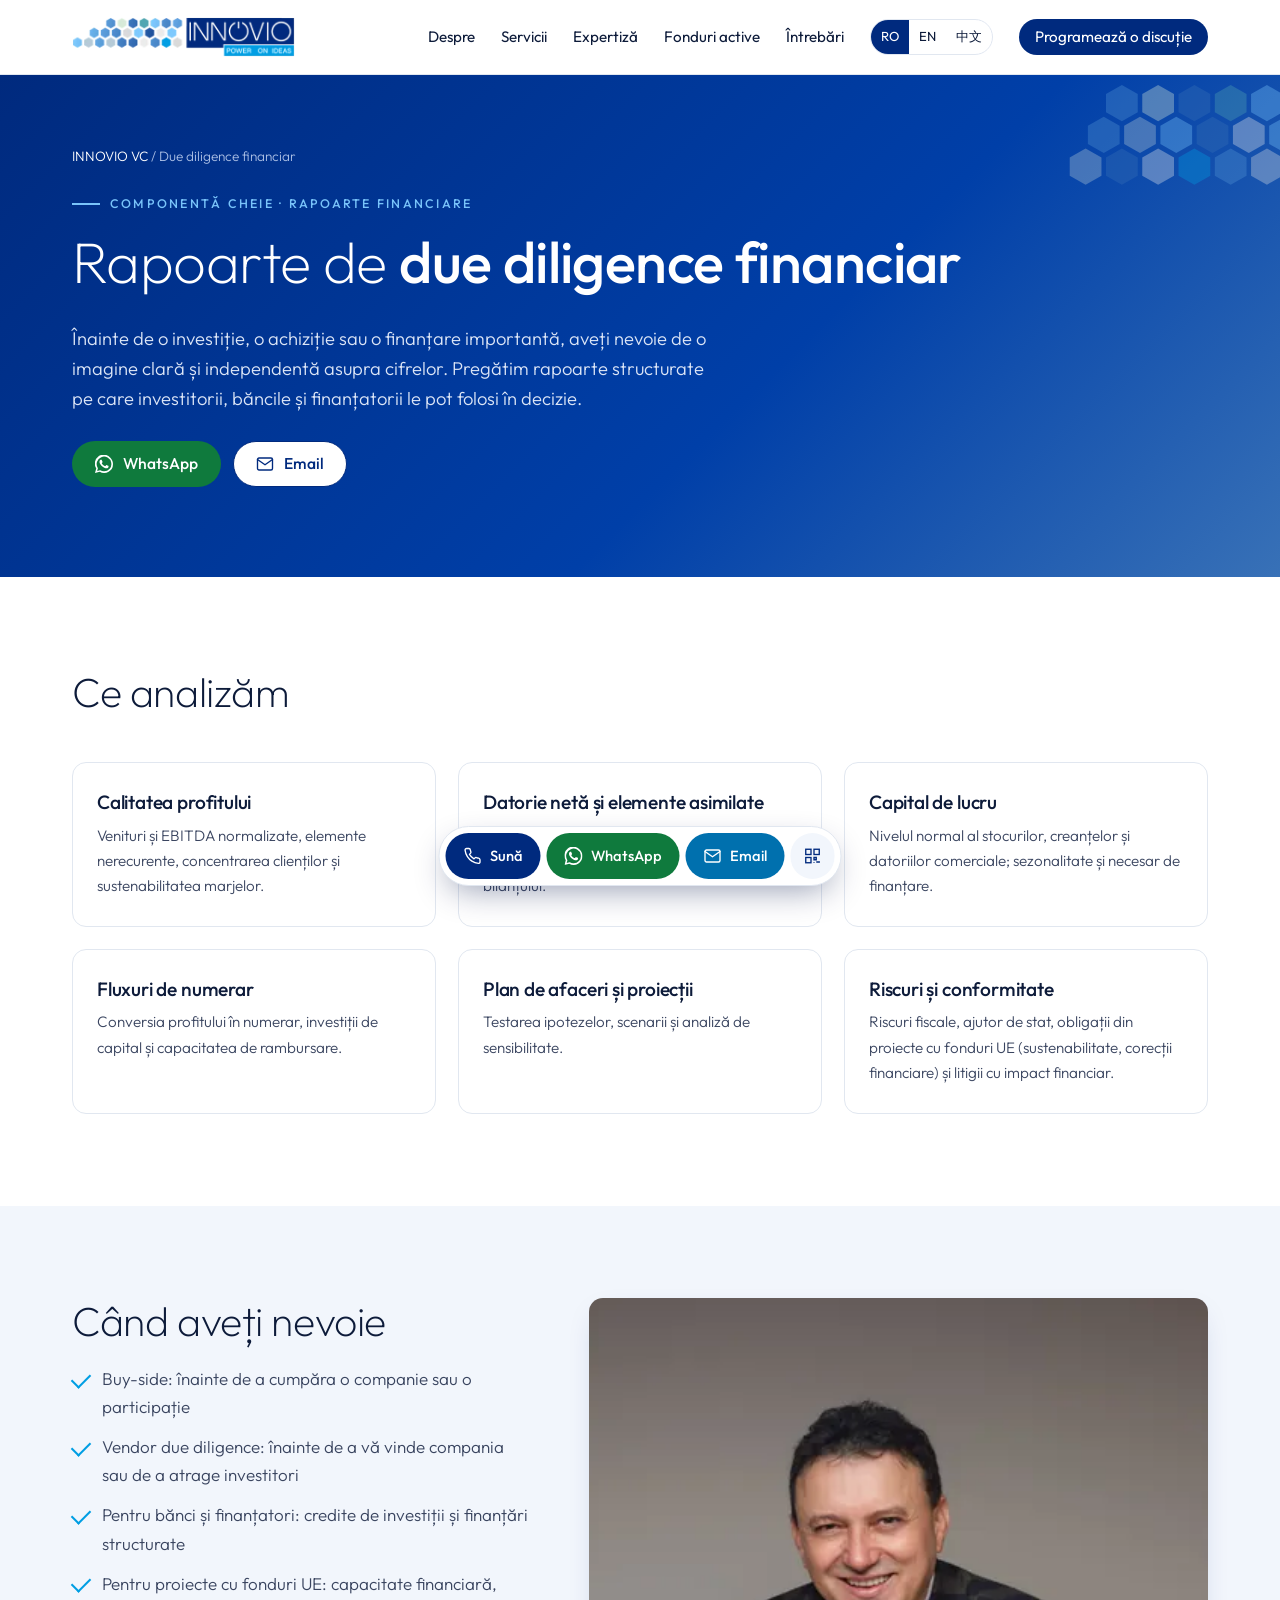
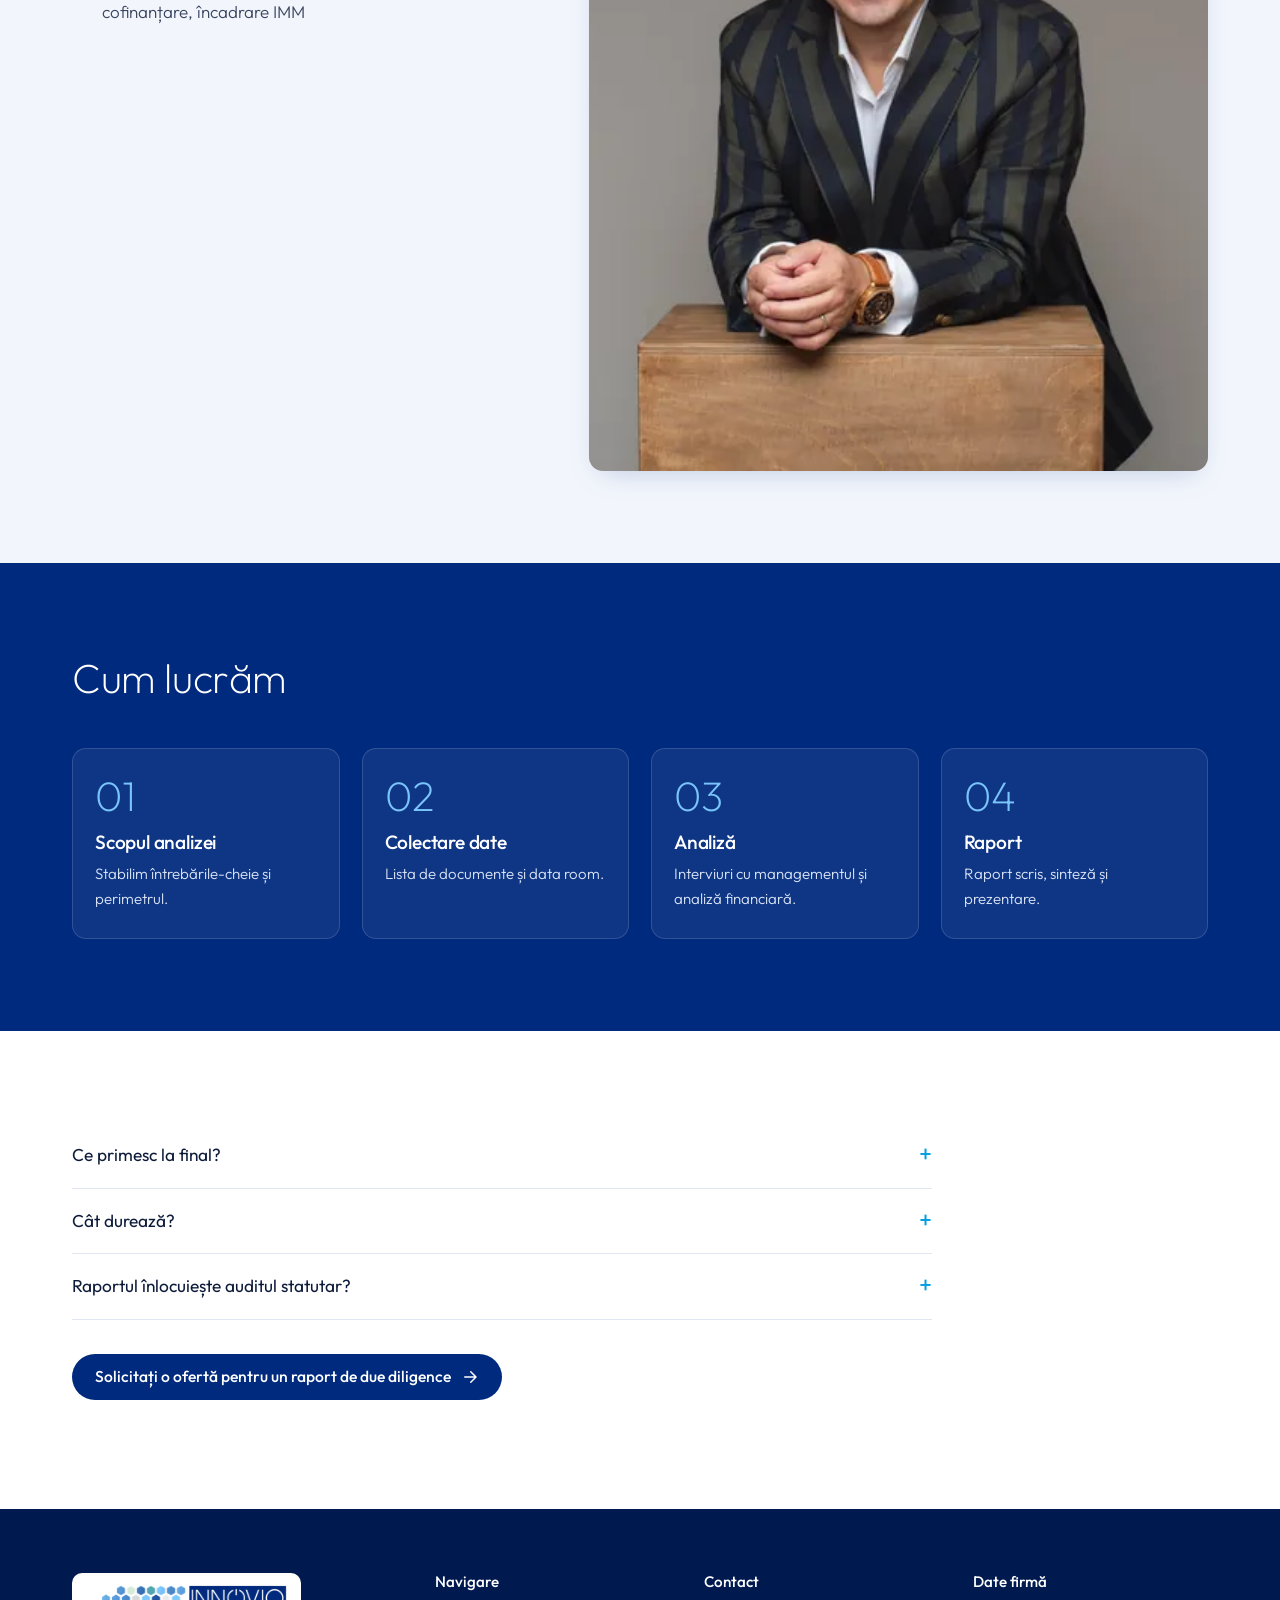
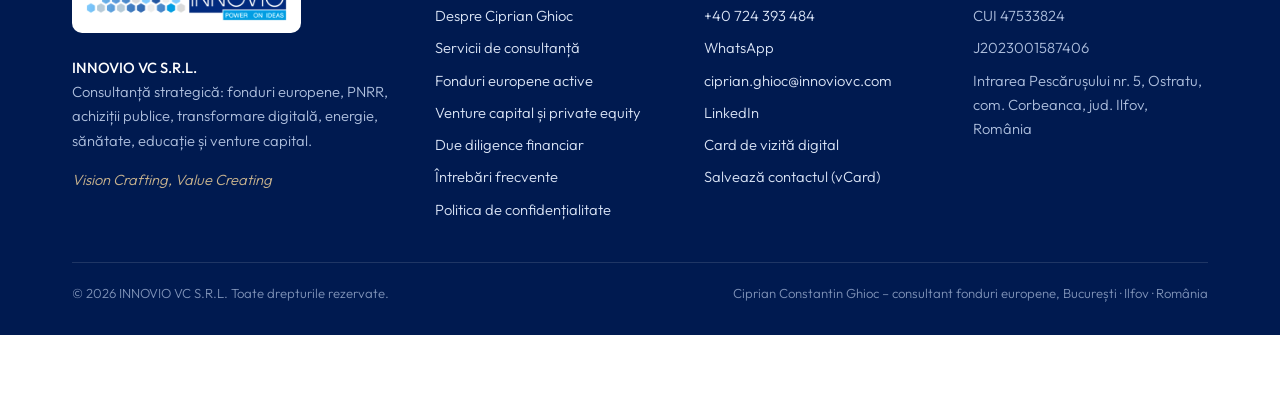
<file: due-diligence-financiar.html>
<!doctype html>
<html lang="ro">
<head>
<meta charset="utf-8">
<meta http-equiv="Content-Security-Policy" content="default-src 'self'; script-src 'self'; style-src 'self' 'unsafe-inline'; img-src 'self' data:; font-src 'self'; connect-src 'self' https://api.web3forms.com; form-action 'self' https://api.web3forms.com; base-uri 'self'; object-src 'none'; upgrade-insecure-requests">
<meta name="referrer" content="strict-origin-when-cross-origin">
<meta name="viewport" content="width=device-width, initial-scale=1">
<title>Due diligence financiar și rapoarte financiare pentru investitori și bănci | INNOVIO VC</title>
<meta name="description" content="Rapoarte de due diligence financiar pentru achiziții, investiții VC/PE, finanțări bancare și proiecte cu fonduri europene: calitatea profitului, datorie netă, capital de lucru, riscuri și analiza planului de afaceri.">
<meta name="keywords" content="due diligence financiar, raport due diligence, financial due diligence România, analiză financiară companie, quality of earnings, evaluare companie, vendor due diligence, due diligence achiziție, INNOVIO VC">
<meta name="author" content="Ciprian Constantin Ghioc">
<meta name="robots" content="index, follow, max-image-preview:large">
<link rel="canonical" href="https://www.innoviovc.com/due-diligence-financiar.html">
<link rel="alternate" hreflang="ro-RO" href="https://www.innoviovc.com/due-diligence-financiar.html"><link rel="alternate" hreflang="en" href="https://www.innoviovc.com/en/financial-due-diligence.html"><link rel="alternate" hreflang="zh-Hans" href="https://www.innoviovc.com/zh/due-diligence.html"><link rel="alternate" hreflang="x-default" href="https://www.innoviovc.com/due-diligence-financiar.html">
<meta name="geo.region" content="RO-IF"><meta name="geo.placename" content="Corbeanca, Ilfov">
<meta property="og:type" content="website"><meta property="og:locale" content="ro_RO">
<meta property="og:site_name" content="INNOVIO VC – Ciprian Constantin Ghioc">
<meta property="og:title" content="Due diligence financiar și rapoarte financiare pentru investitori și bănci | INNOVIO VC"><meta property="og:description" content="Rapoarte de due diligence financiar pentru achiziții, investiții VC/PE, finanțări bancare și proiecte cu fonduri europene: calitatea profitului, datorie netă, capital de lucru, riscuri și analiza planului de afaceri."><meta property="og:url" content="https://www.innoviovc.com/due-diligence-financiar.html">
<meta property="og:image" content="https://www.innoviovc.com/assets/img/og-ciprian-ghioc-innovio-vc.jpg"><meta property="og:image:width" content="1200"><meta property="og:image:height" content="630">
<meta name="twitter:card" content="summary_large_image"><meta name="theme-color" content="#002A7E">
<link rel="icon" href="favicon.ico" sizes="any"><link rel="icon" type="image/png" sizes="192x192" href="assets/img/icon-192.png">
<link rel="apple-touch-icon" href="assets/img/apple-touch-icon.png"><link rel="manifest" href="site.webmanifest">
<link rel="preload" href="assets/fonts/outfit-latin-300-normal.woff2" as="font" type="font/woff2" crossorigin>
<link rel="stylesheet" href="assets/css/style.css">
<script type="application/ld+json">{"@context": "https://schema.org", "@graph": [{"@type": "Service", "name": "Due diligence financiar", "description": "Rapoarte de due diligence financiar pentru achiziții, investiții VC/PE, finanțări bancare și proiecte cu fonduri europene: calitatea profitului, datorie netă, capital de lucru, riscuri și analiza planului de afaceri.", "provider": {"@id": "https://www.innoviovc.com/#org"}, "areaServed": ["RO", "EU"], "url": "https://www.innoviovc.com/due-diligence-financiar.html", "inLanguage": "ro-RO"}, {"@type": "BreadcrumbList", "itemListElement": [{"@type": "ListItem", "position": 1, "name": "INNOVIO VC", "item": "https://www.innoviovc.com/"}, {"@type": "ListItem", "position": 2, "name": "Due diligence financiar", "item": "https://www.innoviovc.com/due-diligence-financiar.html"}]}, {"@type": "FAQPage", "mainEntity": [{"@type": "Question", "name": "Ce primesc la final?", "acceptedAnswer": {"@type": "Answer", "text": "Un raport scris, cu sinteza constatărilor principale, ajustări, riscuri identificate și recomandări, plus o prezentare pentru decidenți."}}, {"@type": "Question", "name": "Cât durează?", "acceptedAnswer": {"@type": "Answer", "text": "În funcție de complexitate, de obicei între două și șase săptămâni de la primirea documentelor."}}, {"@type": "Question", "name": "Raportul înlocuiește auditul statutar?", "acceptedAnswer": {"@type": "Answer", "text": "Nu. Due diligence-ul este o analiză orientată spre o decizie (investiție, achiziție, finanțare) și completează auditul financiar, fără să îl înlocuiască."}}]}]}</script>
</head>
<body>
<a class="skip" href="#main">Sari la conținut</a>
<header class="site-header">
 <div class="wrap">
  <a class="brand" href="./" aria-label="INNOVIO VC"><img src="assets/img/innovio-vc-logo-480.webp" width="240" height="43" alt="INNOVIO VC – Power on Ideas"></a>
  <button class="nav-toggle" aria-label="Menu" aria-expanded="false"><span></span><span></span><span></span></button>
  <nav class="nav" aria-label="Main">
   <a href="./#despre">Despre</a><a href="./#servicii">Servicii</a><a href="./#expertiza">Expertiză</a>
   <a href="fonduri-europene/">Fonduri active</a><a href="./#intrebari">Întrebări</a>
   <span class="lang-switch" aria-label="Language"><a href="due-diligence-financiar.html" hreflang="ro-RO" lang="ro-RO" aria-current="true">RO</a><a href="en/financial-due-diligence.html" hreflang="en" lang="en">EN</a><a href="zh/due-diligence.html" hreflang="zh-Hans" lang="zh-Hans">中文</a></span>
   <a class="btn btn-primary btn-sm" href="./#contact">Programează o discuție</a>
  </nav>
 </div>
</header>
<main id="main">
<section class="page-hero"><svg class="hex-deco " viewBox="0 0 300 120" aria-hidden="true"><polygon points="134,0 148,8 148,24 134,32 120,24 120,8" fill="#5495D4"/><polygon points="166,0 180,8 180,24 166,32 152,24 152,8" fill="#D7EAD8"/><polygon points="198,0 212,8 212,24 198,32 184,24 184,8" fill="#3871B7"/><polygon points="230,0 244,8 244,24 230,32 216,24 216,8" fill="#52A6B2"/><polygon points="262,0 276,8 276,24 262,32 248,24 248,8" fill="#79C4FA"/><polygon points="118,28 132,36 132,52 118,60 104,52 104,36" fill="#5495D4"/><polygon points="150,28 164,36 164,52 150,60 136,52 136,36" fill="#B6CBD7"/><polygon points="182,28 196,36 196,52 182,60 168,52 168,36" fill="#79C4FA"/><polygon points="214,28 228,36 228,52 214,60 200,52 200,36" fill="#3871B7"/><polygon points="246,28 260,36 260,52 246,60 232,52 232,36" fill="#E5E8EC"/><polygon points="278,28 292,36 292,52 278,60 264,52 264,36" fill="#79C4FA"/><polygon points="102,56 116,64 116,80 102,88 88,80 88,64" fill="#B6CBD7"/><polygon points="134,56 148,64 148,80 134,88 120,80 120,64" fill="#3871B7"/><polygon points="166,56 180,64 180,80 166,88 152,80 152,64" fill="#E5E8EC"/><polygon points="198,56 212,64 212,80 198,88 184,80 184,64" fill="#009EE3"/><polygon points="230,56 244,64 244,80 230,88 216,80 216,64" fill="#5495D4"/><polygon points="262,56 276,64 276,80 262,88 248,80 248,64" fill="#D9DDE2"/></svg><div class="wrap">
 <div class="crumbs"><a href="./">INNOVIO VC</a> / Due diligence financiar</div>
 <span class="eyebrow">Componentă cheie · Rapoarte financiare</span><h1>Rapoarte de <strong>due diligence financiar</strong></h1><p class="lead" style="color:#DCE6F7">Înainte de o investiție, o achiziție sau o finanțare importantă, aveți nevoie de o imagine clară și independentă asupra cifrelor. Pregătim rapoarte structurate pe care investitorii, băncile și finanțatorii le pot folosi în decizie.</p>
 <div class="cta-row"><a class="btn btn-wa" href="https://wa.me/40724393484?text=Bun%C4%83%20ziua%2C%20domnule%20Ghioc%2C%20doresc%20o%20discu%C8%9Bie%20despre%20finan%C8%9Bare%20(innoviovc.com)" target="_blank" rel="noopener"><svg viewBox="0 0 24 24" fill="currentColor" aria-hidden="true"><path d="M17.5 14.4c-.3-.1-1.8-.9-2-1-.3-.1-.5-.1-.7.1-.2.3-.8 1-.9 1.2-.2.2-.3.2-.6.1-.3-.1-1.3-.5-2.4-1.5-.9-.8-1.5-1.8-1.7-2.1-.2-.3 0-.5.1-.6l.4-.5c.2-.2.2-.3.3-.5.1-.2 0-.4 0-.5l-.9-2.2c-.2-.6-.5-.5-.7-.5h-.6c-.2 0-.5.1-.8.4-.3.3-1 1-1 2.5s1.1 2.9 1.2 3.1c.1.2 2.1 3.2 5.1 4.5.7.3 1.3.5 1.7.6.7.2 1.4.2 1.9.1.6-.1 1.8-.7 2-1.4.2-.7.2-1.3.2-1.4-.1-.2-.3-.3-.6-.4zM12 21.8c-1.8 0-3.5-.5-5-1.4l-.4-.2-3.7 1 1-3.6-.2-.4A9.8 9.8 0 1 1 12 21.8zm8.4-18.3A11.8 11.8 0 0 0 1.7 17.8L0 24l6.3-1.7A11.8 11.8 0 0 0 24 12c0-3.2-1.2-6.2-3.5-8.5z"/></svg> WhatsApp</a><a class="btn btn-ghost" href="mailto:ciprian.ghioc@innoviovc.com?subject=Due%20diligence%20financiar%20(innoviovc.com)"><svg viewBox="0 0 24 24" fill="none" stroke="currentColor" stroke-width="1.8" stroke-linecap="round" stroke-linejoin="round" aria-hidden="true"><rect x="2" y="4" width="20" height="16" rx="2"/><path d="m22 6-10 7L2 6"/></svg> Email</a></div>
</div></section>
<section><div class="wrap"><div class="section-head"><h2>Ce analizăm</h2></div><div class="grid grid-3"><article class="card"><h3>Calitatea profitului</h3><p>Venituri și EBITDA normalizate, elemente nerecurente, concentrarea clienților și sustenabilitatea marjelor.</p></article><article class="card"><h3>Datorie netă și elemente asimilate</h3><p>Datorii financiare, obligații fiscale și sociale, garanții, leasing și angajamente în afara bilanțului.</p></article><article class="card"><h3>Capital de lucru</h3><p>Nivelul normal al stocurilor, creanțelor și datoriilor comerciale; sezonalitate și necesar de finanțare.</p></article><article class="card"><h3>Fluxuri de numerar</h3><p>Conversia profitului în numerar, investiții de capital și capacitatea de rambursare.</p></article><article class="card"><h3>Plan de afaceri și proiecții</h3><p>Testarea ipotezelor, scenarii și analiză de sensibilitate.</p></article><article class="card"><h3>Riscuri și conformitate</h3><p>Riscuri fiscale, ajutor de stat, obligații din proiecte cu fonduri UE (sustenabilitate, corecții financiare) și litigii cu impact financiar.</p></article></div></div></section>
<section class="bg-mist"><div class="wrap about" style="align-items:start">
 <div><h2>Când aveți nevoie</h2><ul class="ticks"><li>Buy-side: înainte de a cumpăra o companie sau o participație</li><li>Vendor due diligence: înainte de a vă vinde compania sau de a atrage investitori</li><li>Pentru bănci și finanțatori: credite de investiții și finanțări structurate</li><li>Pentru proiecte cu fonduri UE: capacitate financiară, cofinanțare, încadrare IMM</li></ul></div>
 <div class="about-photo"><picture><source type="image/webp" srcset="assets/img/ciprian-ghioc-ceo-innovio-vc-640.webp 640w, assets/img/ciprian-ghioc-ceo-innovio-vc-1200.webp 1200w" sizes="(max-width: 820px) 90vw, 480px"><img src="assets/img/ciprian-ghioc-ceo-innovio-vc-1200.jpg" width="1200" height="960" alt="Ciprian Ghioc, CEO INNOVIO VC, expert în fonduri europene și achiziții publice" loading="lazy" decoding="async"></picture></div>
</div></section>
<section class="bg-admiral"><div class="wrap"><div class="section-head"><h2>Cum lucrăm</h2></div><div class="steps"><div class="step"><h3>Scopul analizei</h3><p>Stabilim întrebările-cheie și perimetrul.</p></div><div class="step"><h3>Colectare date</h3><p>Lista de documente și data room.</p></div><div class="step"><h3>Analiză</h3><p>Interviuri cu managementul și analiză financiară.</p></div><div class="step"><h3>Raport</h3><p>Raport scris, sinteză și prezentare.</p></div></div></div></section>
<section><div class="wrap"><div class="faq"><details><summary>Ce primesc la final?</summary><p>Un raport scris, cu sinteza constatărilor principale, ajustări, riscuri identificate și recomandări, plus o prezentare pentru decidenți.</p></details><details><summary>Cât durează?</summary><p>În funcție de complexitate, de obicei între două și șase săptămâni de la primirea documentelor.</p></details><details><summary>Raportul înlocuiește auditul statutar?</summary><p>Nu. Due diligence-ul este o analiză orientată spre o decizie (investiție, achiziție, finanțare) și completează auditul financiar, fără să îl înlocuiască.</p></details></div>
 <p style="margin-top:34px"><a class="btn btn-primary" href="./#contact">Solicitați o ofertă pentru un raport de due diligence <svg viewBox="0 0 24 24" fill="none" stroke="currentColor" stroke-width="2" stroke-linecap="round" stroke-linejoin="round" aria-hidden="true"><path d="M5 12h14M13 5l7 7-7 7"/></svg></a></p></div></section>
</main>
<footer class="site-footer">
 <div class="wrap">
  <div class="cols">
   <div><span class="logo-card"><img src="assets/img/innovio-vc-logo-480.webp" width="200" height="36" alt="INNOVIO VC" loading="lazy"></span>
    <p><strong style="color:#fff;font-weight:500">INNOVIO VC S.R.L.</strong><br>Consultanță strategică: fonduri europene, PNRR, achiziții publice, transformare digitală, energie, sănătate, educație și venture capital.</p><p style="font-style:italic;color:#C9B48E">Vision Crafting, Value Creating</p></div>
   <div><h2 class="fh">Navigare</h2><ul><li><a href="./#despre">Despre Ciprian Ghioc</a></li><li><a href="./#servicii">Servicii de consultanță</a></li><li><a href="fonduri-europene/">Fonduri europene active</a></li><li><a href="venture-capital-private-equity.html">Venture capital și private equity</a></li><li><a href="due-diligence-financiar.html">Due diligence financiar</a></li><li><a href="./#intrebari">Întrebări frecvente</a></li><li><a href="politica-de-confidentialitate/">Politica de confidențialitate</a></li></ul></div>
   <div><h2 class="fh">Contact</h2><ul><li><a href="tel:+40724393484">+40 724 393 484</a></li><li><a href="https://wa.me/40724393484?text=Bun%C4%83%20ziua%2C%20domnule%20Ghioc%2C%20doresc%20o%20discu%C8%9Bie%20despre%20finan%C8%9Bare%20(innoviovc.com)" rel="noopener" target="_blank">WhatsApp</a></li><li><a href="mailto:ciprian.ghioc@innoviovc.com">ciprian.ghioc@innoviovc.com</a></li><li><a href="https://www.linkedin.com/in/ciprian-constantin-ghioc-409647b0" rel="noopener" target="_blank">LinkedIn</a></li><li><a href="https://dixid.cards/cippy282-dl3j" rel="noopener" target="_blank">Card de vizită digital</a></li><li><a href="ciprian-ghioc.vcf" download>Salvează contactul (vCard)</a></li></ul></div>
   <div><h2 class="fh">Date firmă</h2><ul><li>CUI 47533824</li><li>J2023001587406</li><li>Intrarea Pescărușului nr. 5, Ostratu, com. Corbeanca, jud. Ilfov, România</li></ul></div>
  </div>
  <div class="legal"><span>© <span data-year>2026</span> INNOVIO VC S.R.L. Toate drepturile rezervate.</span><span>Ciprian Constantin Ghioc – consultant fonduri europene, București · Ilfov · România</span></div>
 </div>
</footer>
<div class="contact-bar" role="complementary" aria-label="Contact">
 <a class="cb-phone" href="tel:+40724393484" aria-label="Sună: +40 724 393 484"><svg viewBox="0 0 24 24" fill="none" stroke="currentColor" stroke-width="1.8" stroke-linecap="round" stroke-linejoin="round" aria-hidden="true"><path d="M22 16.9v3a2 2 0 0 1-2.2 2 19.8 19.8 0 0 1-8.6-3.1 19.5 19.5 0 0 1-6-6A19.8 19.8 0 0 1 2.1 4.2 2 2 0 0 1 4.1 2h3a2 2 0 0 1 2 1.7c.1.9.4 1.8.7 2.7a2 2 0 0 1-.5 2.1L8 9.8a16 16 0 0 0 6 6l1.3-1.3a2 2 0 0 1 2.1-.4c.9.3 1.8.6 2.7.7a2 2 0 0 1 1.7 2z"/></svg><span>Sună</span></a>
 <a class="cb-wa" href="https://wa.me/40724393484?text=Bun%C4%83%20ziua%2C%20domnule%20Ghioc%2C%20doresc%20o%20discu%C8%9Bie%20despre%20finan%C8%9Bare%20(innoviovc.com)" target="_blank" rel="noopener" aria-label="WhatsApp"><svg viewBox="0 0 24 24" fill="currentColor" aria-hidden="true"><path d="M17.5 14.4c-.3-.1-1.8-.9-2-1-.3-.1-.5-.1-.7.1-.2.3-.8 1-.9 1.2-.2.2-.3.2-.6.1-.3-.1-1.3-.5-2.4-1.5-.9-.8-1.5-1.8-1.7-2.1-.2-.3 0-.5.1-.6l.4-.5c.2-.2.2-.3.3-.5.1-.2 0-.4 0-.5l-.9-2.2c-.2-.6-.5-.5-.7-.5h-.6c-.2 0-.5.1-.8.4-.3.3-1 1-1 2.5s1.1 2.9 1.2 3.1c.1.2 2.1 3.2 5.1 4.5.7.3 1.3.5 1.7.6.7.2 1.4.2 1.9.1.6-.1 1.8-.7 2-1.4.2-.7.2-1.3.2-1.4-.1-.2-.3-.3-.6-.4zM12 21.8c-1.8 0-3.5-.5-5-1.4l-.4-.2-3.7 1 1-3.6-.2-.4A9.8 9.8 0 1 1 12 21.8zm8.4-18.3A11.8 11.8 0 0 0 1.7 17.8L0 24l6.3-1.7A11.8 11.8 0 0 0 24 12c0-3.2-1.2-6.2-3.5-8.5z"/></svg><span>WhatsApp</span></a>
 <a class="cb-mail" href="mailto:ciprian.ghioc@innoviovc.com?subject=Cerere%20consultan%C8%9B%C4%83%20(innoviovc.com)" aria-label="Email"><svg viewBox="0 0 24 24" fill="none" stroke="currentColor" stroke-width="1.8" stroke-linecap="round" stroke-linejoin="round" aria-hidden="true"><rect x="2" y="4" width="20" height="16" rx="2"/><path d="m22 6-10 7L2 6"/></svg><span>Email</span></a>
 <a class="cb-qr" href="https://wa.me/40724393484?text=Bun%C4%83%20ziua%2C%20domnule%20Ghioc%2C%20doresc%20o%20discu%C8%9Bie%20despre%20finan%C8%9Bare%20(innoviovc.com)" target="_blank" rel="noopener" aria-label="QR WhatsApp"><svg viewBox="0 0 24 24" fill="none" stroke="currentColor" stroke-width="1.8" aria-hidden="true"><rect x="3" y="3" width="7" height="7"/><rect x="14" y="3" width="7" height="7"/><rect x="3" y="14" width="7" height="7"/><path d="M14 14h3v3h-3zM20 14v.01M17 20h4v1M14 20v1"/></svg><span class="pop"><img src="assets/img/qr-whatsapp-ciprian-ghioc.png" width="146" height="146" alt="QR WhatsApp" loading="lazy">Scanează pentru WhatsApp</span></a>
</div>
<div class="modal" id="apply-modal" aria-hidden="true" role="dialog" aria-labelledby="apply-title">
 <div class="modal-box"><button class="modal-close" aria-label="×">×</button>
  <h3 id="apply-title">Aplică acum – cere ofertă de consultanță</h3><div class="call-name"></div>
  <form class="lead-form" style="box-shadow:none;padding:0">
   <div class="row2"><label>Nume<input name="a_name" autocomplete="name"></label><label>Telefon<input name="a_phone" autocomplete="tel"></label></div>
   <label>Companie / instituție<input name="a_company" autocomplete="organization"></label>
   <label>Detalii proiect (opțional)<textarea name="a_msg" placeholder="Ex.: domeniu de activitate, valoare estimată a investiției, regiune"></textarea></label>
   <div class="btns"><button type="button" class="btn btn-primary" data-send="email"><svg viewBox="0 0 24 24" fill="none" stroke="currentColor" stroke-width="1.8" stroke-linecap="round" stroke-linejoin="round" aria-hidden="true"><rect x="2" y="4" width="20" height="16" rx="2"/><path d="m22 6-10 7L2 6"/></svg> Trimite pe email</button><button type="button" class="btn btn-wa" data-send="wa"><svg viewBox="0 0 24 24" fill="currentColor" aria-hidden="true"><path d="M17.5 14.4c-.3-.1-1.8-.9-2-1-.3-.1-.5-.1-.7.1-.2.3-.8 1-.9 1.2-.2.2-.3.2-.6.1-.3-.1-1.3-.5-2.4-1.5-.9-.8-1.5-1.8-1.7-2.1-.2-.3 0-.5.1-.6l.4-.5c.2-.2.2-.3.3-.5.1-.2 0-.4 0-.5l-.9-2.2c-.2-.6-.5-.5-.7-.5h-.6c-.2 0-.5.1-.8.4-.3.3-1 1-1 2.5s1.1 2.9 1.2 3.1c.1.2 2.1 3.2 5.1 4.5.7.3 1.3.5 1.7.6.7.2 1.4.2 1.9.1.6-.1 1.8-.7 2-1.4.2-.7.2-1.3.2-1.4-.1-.2-.3-.3-.6-.4zM12 21.8c-1.8 0-3.5-.5-5-1.4l-.4-.2-3.7 1 1-3.6-.2-.4A9.8 9.8 0 1 1 12 21.8zm8.4-18.3A11.8 11.8 0 0 0 1.7 17.8L0 24l6.3-1.7A11.8 11.8 0 0 0 24 12c0-3.2-1.2-6.2-3.5-8.5z"/></svg> Trimite pe WhatsApp</button></div>
   <p class="note">Butonul „Trimite pe email” transmite mesajul direct către noi prin serviciul Web3Forms; WhatsApp se deschide cu mesajul pre-completat. Site-ul nu folosește cookie-uri și nu stochează datele. <a href="/politica-de-confidentialitate/">Detalii</a></p>
  </form></div>
</div>
<script src="assets/js/main.js" defer></script>
</body>
</html>
</file>
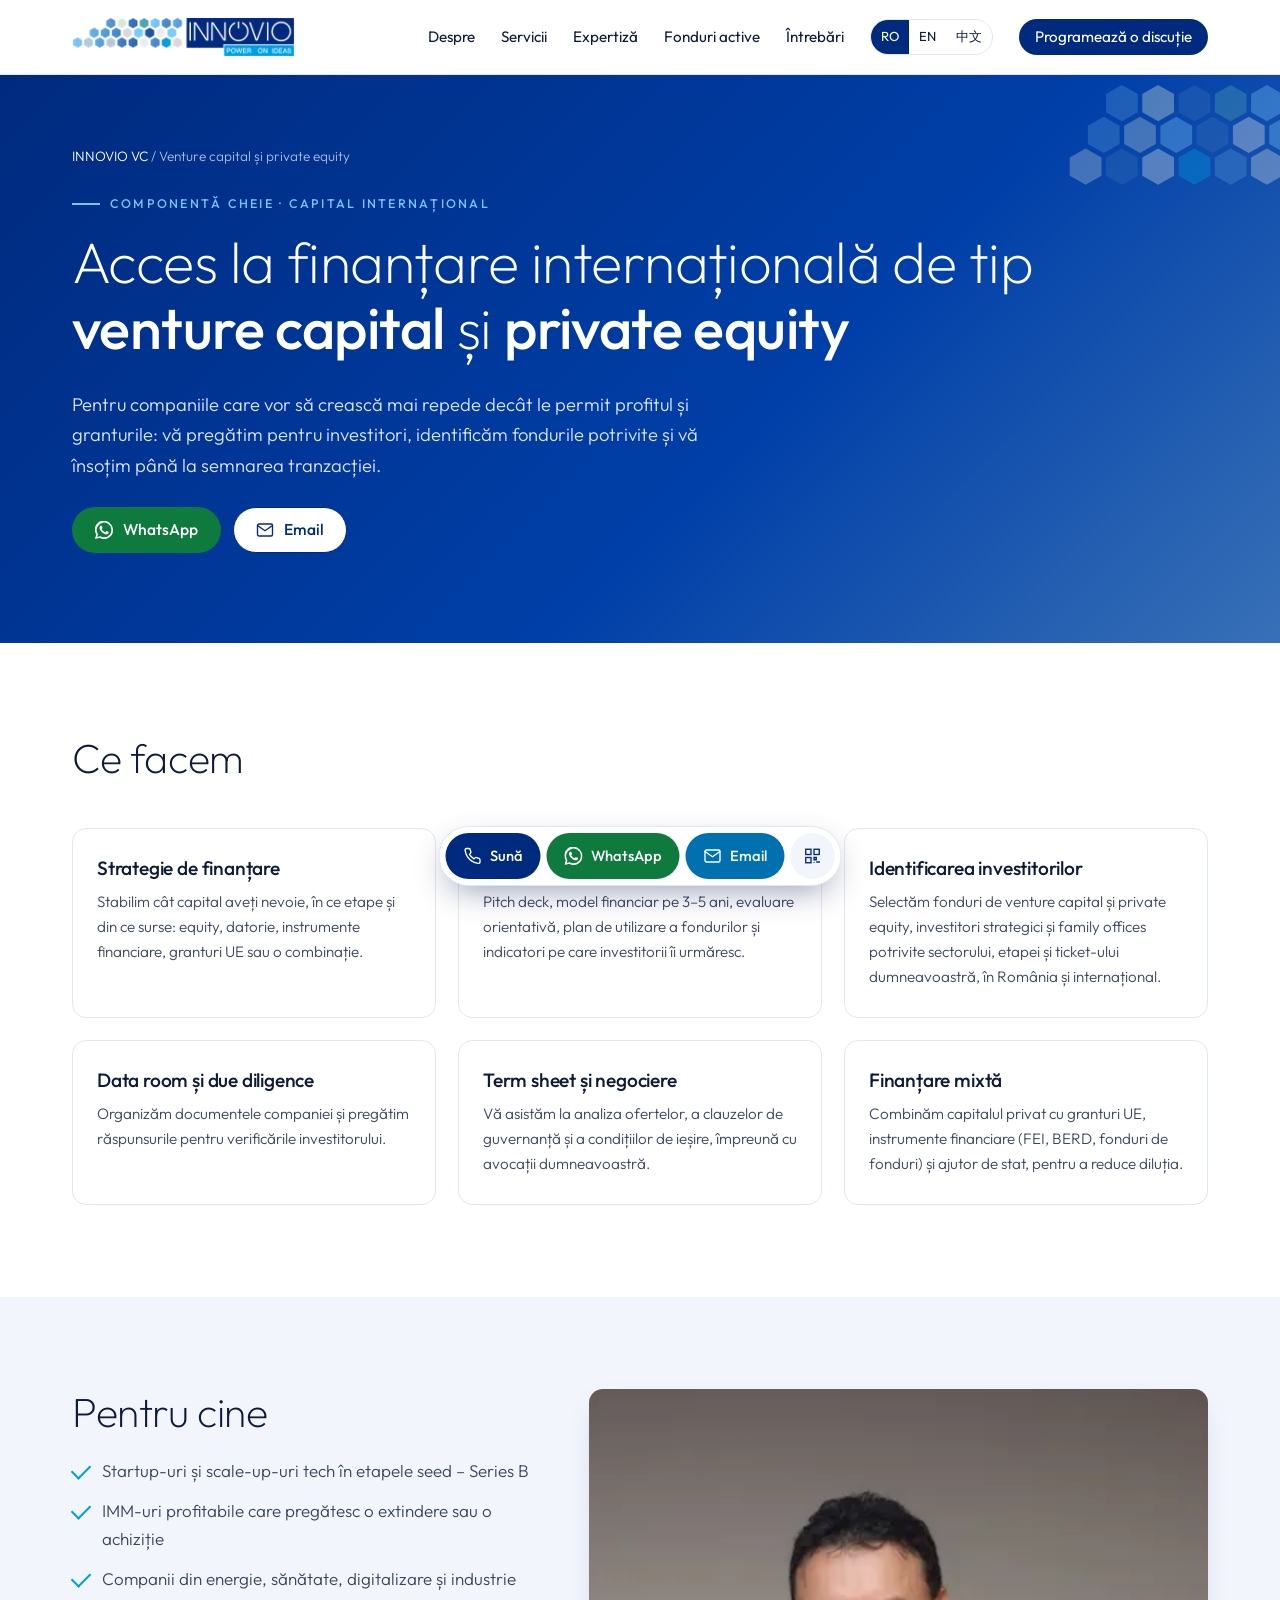
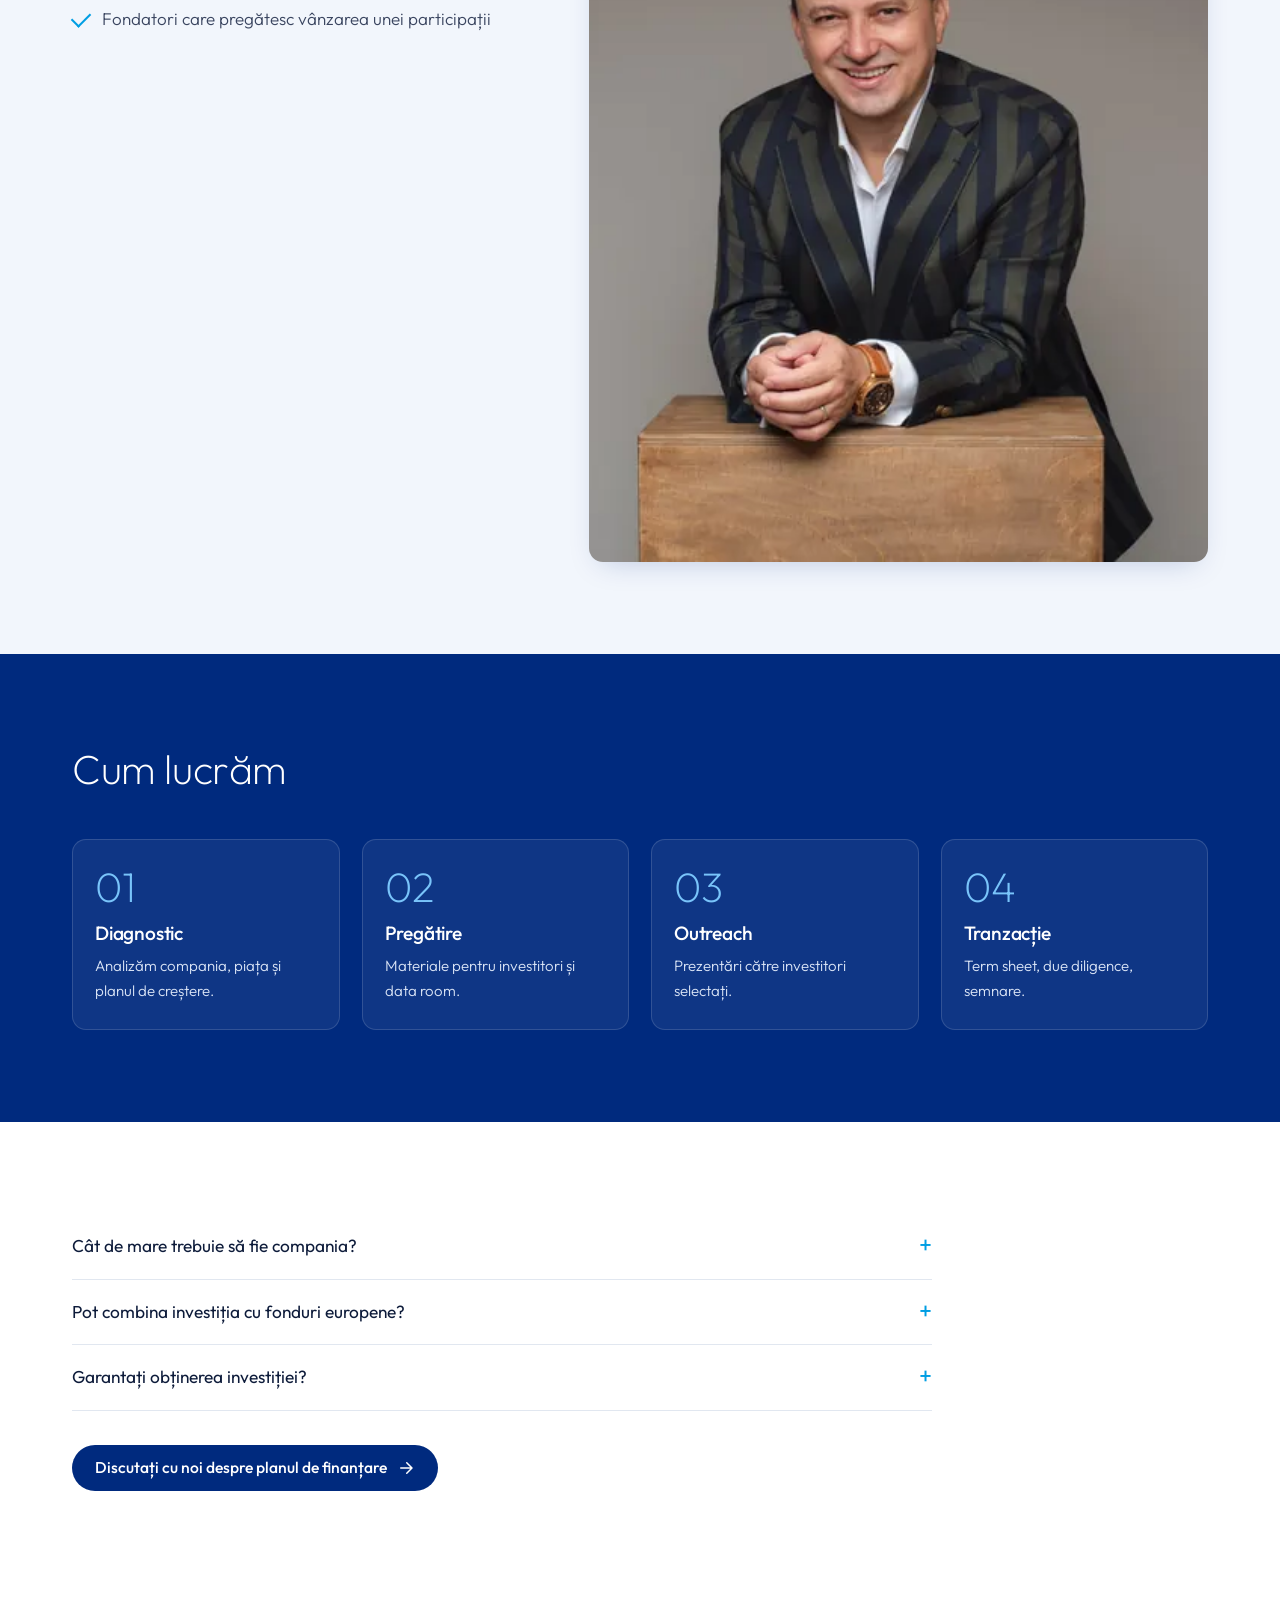
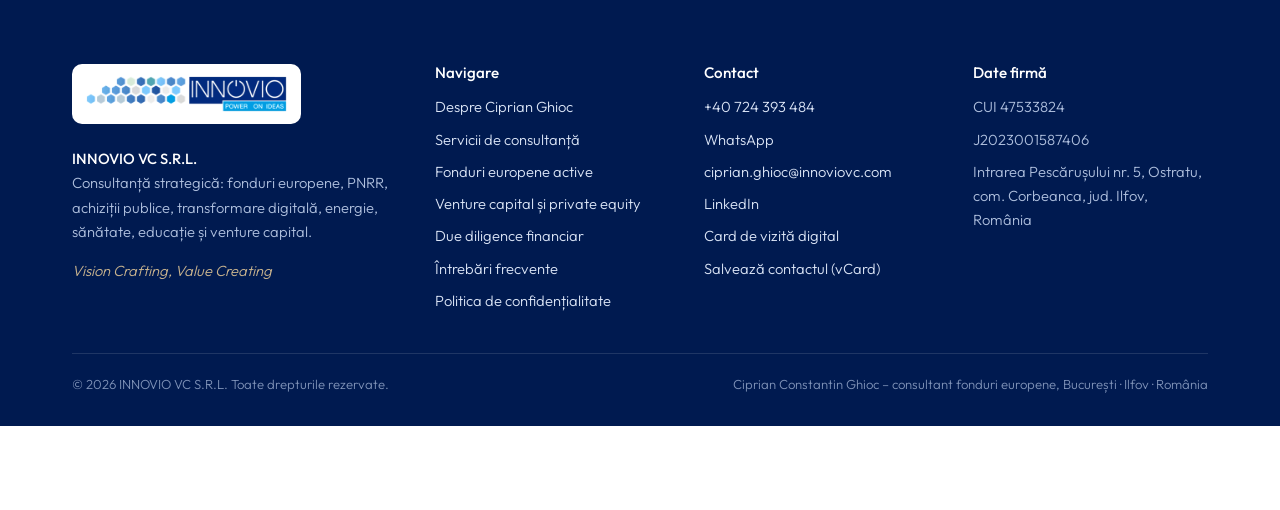
<file: venture-capital-private-equity.html>
<!doctype html>
<html lang="ro">
<head>
<meta charset="utf-8">
<meta http-equiv="Content-Security-Policy" content="default-src 'self'; script-src 'self'; style-src 'self' 'unsafe-inline'; img-src 'self' data:; font-src 'self'; connect-src 'self' https://api.web3forms.com; form-action 'self' https://api.web3forms.com; base-uri 'self'; object-src 'none'; upgrade-insecure-requests">
<meta name="referrer" content="strict-origin-when-cross-origin">
<meta name="viewport" content="width=device-width, initial-scale=1">
<title>Acces la finanțare venture capital și private equity internațională | INNOVIO VC – Ciprian Ghioc</title>
<meta name="description" content="Pregătim companiile din România pentru investiții de tip venture capital și private equity: strategie de finanțare, pitch deck, model financiar, data room, identificarea fondurilor internaționale și negocierea term sheet-ului.">
<meta name="keywords" content="venture capital România, private equity România, finanțare startup, atragere investitori, fonduri de investiții internaționale, pitch deck, term sheet, finanțare mixtă granturi și capital, INNOVIO VC">
<meta name="author" content="Ciprian Constantin Ghioc">
<meta name="robots" content="index, follow, max-image-preview:large">
<link rel="canonical" href="https://www.innoviovc.com/venture-capital-private-equity.html">
<link rel="alternate" hreflang="ro-RO" href="https://www.innoviovc.com/venture-capital-private-equity.html"><link rel="alternate" hreflang="en" href="https://www.innoviovc.com/en/venture-capital-private-equity.html"><link rel="alternate" hreflang="zh-Hans" href="https://www.innoviovc.com/zh/venture-capital.html"><link rel="alternate" hreflang="x-default" href="https://www.innoviovc.com/venture-capital-private-equity.html">
<meta name="geo.region" content="RO-IF"><meta name="geo.placename" content="Corbeanca, Ilfov">
<meta property="og:type" content="website"><meta property="og:locale" content="ro_RO">
<meta property="og:site_name" content="INNOVIO VC – Ciprian Constantin Ghioc">
<meta property="og:title" content="Acces la finanțare venture capital și private equity internațională | INNOVIO VC – Ciprian Ghioc"><meta property="og:description" content="Pregătim companiile din România pentru investiții de tip venture capital și private equity: strategie de finanțare, pitch deck, model financiar, data room, identificarea fondurilor internaționale și negocierea term sheet-ului."><meta property="og:url" content="https://www.innoviovc.com/venture-capital-private-equity.html">
<meta property="og:image" content="https://www.innoviovc.com/assets/img/og-ciprian-ghioc-innovio-vc.jpg"><meta property="og:image:width" content="1200"><meta property="og:image:height" content="630">
<meta name="twitter:card" content="summary_large_image"><meta name="theme-color" content="#002A7E">
<link rel="icon" href="favicon.ico" sizes="any"><link rel="icon" type="image/png" sizes="192x192" href="assets/img/icon-192.png">
<link rel="apple-touch-icon" href="assets/img/apple-touch-icon.png"><link rel="manifest" href="site.webmanifest">
<link rel="preload" href="assets/fonts/outfit-latin-300-normal.woff2" as="font" type="font/woff2" crossorigin>
<link rel="stylesheet" href="assets/css/style.css">
<script type="application/ld+json">{"@context": "https://schema.org", "@graph": [{"@type": "Service", "name": "Venture capital și private equity", "description": "Pregătim companiile din România pentru investiții de tip venture capital și private equity: strategie de finanțare, pitch deck, model financiar, data room, identificarea fondurilor internaționale și negocierea term sheet-ului.", "provider": {"@id": "https://www.innoviovc.com/#org"}, "areaServed": ["RO", "EU"], "url": "https://www.innoviovc.com/venture-capital-private-equity.html", "inLanguage": "ro-RO"}, {"@type": "BreadcrumbList", "itemListElement": [{"@type": "ListItem", "position": 1, "name": "INNOVIO VC", "item": "https://www.innoviovc.com/"}, {"@type": "ListItem", "position": 2, "name": "Venture capital și private equity", "item": "https://www.innoviovc.com/venture-capital-private-equity.html"}]}, {"@type": "FAQPage", "mainEntity": [{"@type": "Question", "name": "Cât de mare trebuie să fie compania?", "acceptedAnswer": {"@type": "Answer", "text": "Lucrăm atât cu startup-uri aflate la prima rundă, cât și cu companii mature care caută private equity. Contează mai ales potențialul de creștere și calitatea echipei."}}, {"@type": "Question", "name": "Pot combina investiția cu fonduri europene?", "acceptedAnswer": {"@type": "Answer", "text": "Da. Finanțarea mixtă este una dintre specializările noastre: granturile UE și instrumentele financiare pot reduce capitalul de care aveți nevoie de la investitori și, astfel, diluția."}}, {"@type": "Question", "name": "Garantați obținerea investiției?", "acceptedAnswer": {"@type": "Answer", "text": "Nu. Decizia aparține investitorilor. Noi creștem șansele printr-o pregătire riguroasă, alegerea investitorilor potriviți și o negociere bine structurată."}}]}]}</script>
</head>
<body>
<a class="skip" href="#main">Sari la conținut</a>
<header class="site-header">
 <div class="wrap">
  <a class="brand" href="./" aria-label="INNOVIO VC"><img src="assets/img/innovio-vc-logo-480.webp" width="240" height="43" alt="INNOVIO VC – Power on Ideas"></a>
  <button class="nav-toggle" aria-label="Menu" aria-expanded="false"><span></span><span></span><span></span></button>
  <nav class="nav" aria-label="Main">
   <a href="./#despre">Despre</a><a href="./#servicii">Servicii</a><a href="./#expertiza">Expertiză</a>
   <a href="fonduri-europene/">Fonduri active</a><a href="./#intrebari">Întrebări</a>
   <span class="lang-switch" aria-label="Language"><a href="venture-capital-private-equity.html" hreflang="ro-RO" lang="ro-RO" aria-current="true">RO</a><a href="en/venture-capital-private-equity.html" hreflang="en" lang="en">EN</a><a href="zh/venture-capital.html" hreflang="zh-Hans" lang="zh-Hans">中文</a></span>
   <a class="btn btn-primary btn-sm" href="./#contact">Programează o discuție</a>
  </nav>
 </div>
</header>
<main id="main">
<section class="page-hero"><svg class="hex-deco " viewBox="0 0 300 120" aria-hidden="true"><polygon points="134,0 148,8 148,24 134,32 120,24 120,8" fill="#5495D4"/><polygon points="166,0 180,8 180,24 166,32 152,24 152,8" fill="#D7EAD8"/><polygon points="198,0 212,8 212,24 198,32 184,24 184,8" fill="#3871B7"/><polygon points="230,0 244,8 244,24 230,32 216,24 216,8" fill="#52A6B2"/><polygon points="262,0 276,8 276,24 262,32 248,24 248,8" fill="#79C4FA"/><polygon points="118,28 132,36 132,52 118,60 104,52 104,36" fill="#5495D4"/><polygon points="150,28 164,36 164,52 150,60 136,52 136,36" fill="#B6CBD7"/><polygon points="182,28 196,36 196,52 182,60 168,52 168,36" fill="#79C4FA"/><polygon points="214,28 228,36 228,52 214,60 200,52 200,36" fill="#3871B7"/><polygon points="246,28 260,36 260,52 246,60 232,52 232,36" fill="#E5E8EC"/><polygon points="278,28 292,36 292,52 278,60 264,52 264,36" fill="#79C4FA"/><polygon points="102,56 116,64 116,80 102,88 88,80 88,64" fill="#B6CBD7"/><polygon points="134,56 148,64 148,80 134,88 120,80 120,64" fill="#3871B7"/><polygon points="166,56 180,64 180,80 166,88 152,80 152,64" fill="#E5E8EC"/><polygon points="198,56 212,64 212,80 198,88 184,80 184,64" fill="#009EE3"/><polygon points="230,56 244,64 244,80 230,88 216,80 216,64" fill="#5495D4"/><polygon points="262,56 276,64 276,80 262,88 248,80 248,64" fill="#D9DDE2"/></svg><div class="wrap">
 <div class="crumbs"><a href="./">INNOVIO VC</a> / Venture capital și private equity</div>
 <span class="eyebrow">Componentă cheie · Capital internațional</span><h1>Acces la finanțare internațională de tip <strong>venture capital</strong> și <strong>private equity</strong></h1><p class="lead" style="color:#DCE6F7">Pentru companiile care vor să crească mai repede decât le permit profitul și granturile: vă pregătim pentru investitori, identificăm fondurile potrivite și vă însoțim până la semnarea tranzacției.</p>
 <div class="cta-row"><a class="btn btn-wa" href="https://wa.me/40724393484?text=Bun%C4%83%20ziua%2C%20domnule%20Ghioc%2C%20doresc%20o%20discu%C8%9Bie%20despre%20finan%C8%9Bare%20(innoviovc.com)" target="_blank" rel="noopener"><svg viewBox="0 0 24 24" fill="currentColor" aria-hidden="true"><path d="M17.5 14.4c-.3-.1-1.8-.9-2-1-.3-.1-.5-.1-.7.1-.2.3-.8 1-.9 1.2-.2.2-.3.2-.6.1-.3-.1-1.3-.5-2.4-1.5-.9-.8-1.5-1.8-1.7-2.1-.2-.3 0-.5.1-.6l.4-.5c.2-.2.2-.3.3-.5.1-.2 0-.4 0-.5l-.9-2.2c-.2-.6-.5-.5-.7-.5h-.6c-.2 0-.5.1-.8.4-.3.3-1 1-1 2.5s1.1 2.9 1.2 3.1c.1.2 2.1 3.2 5.1 4.5.7.3 1.3.5 1.7.6.7.2 1.4.2 1.9.1.6-.1 1.8-.7 2-1.4.2-.7.2-1.3.2-1.4-.1-.2-.3-.3-.6-.4zM12 21.8c-1.8 0-3.5-.5-5-1.4l-.4-.2-3.7 1 1-3.6-.2-.4A9.8 9.8 0 1 1 12 21.8zm8.4-18.3A11.8 11.8 0 0 0 1.7 17.8L0 24l6.3-1.7A11.8 11.8 0 0 0 24 12c0-3.2-1.2-6.2-3.5-8.5z"/></svg> WhatsApp</a><a class="btn btn-ghost" href="mailto:ciprian.ghioc@innoviovc.com?subject=Venture%20capital%20și%20private%20equity%20(innoviovc.com)"><svg viewBox="0 0 24 24" fill="none" stroke="currentColor" stroke-width="1.8" stroke-linecap="round" stroke-linejoin="round" aria-hidden="true"><rect x="2" y="4" width="20" height="16" rx="2"/><path d="m22 6-10 7L2 6"/></svg> Email</a></div>
</div></section>
<section><div class="wrap"><div class="section-head"><h2>Ce facem</h2></div><div class="grid grid-3"><article class="card"><h3>Strategie de finanțare</h3><p>Stabilim cât capital aveți nevoie, în ce etape și din ce surse: equity, datorie, instrumente financiare, granturi UE sau o combinație.</p></article><article class="card"><h3>Pregătire pentru investitori</h3><p>Pitch deck, model financiar pe 3–5 ani, evaluare orientativă, plan de utilizare a fondurilor și indicatori pe care investitorii îi urmăresc.</p></article><article class="card"><h3>Identificarea investitorilor</h3><p>Selectăm fonduri de venture capital și private equity, investitori strategici și family offices potrivite sectorului, etapei și ticket-ului dumneavoastră, în România și internațional.</p></article><article class="card"><h3>Data room și due diligence</h3><p>Organizăm documentele companiei și pregătim răspunsurile pentru verificările investitorului.</p></article><article class="card"><h3>Term sheet și negociere</h3><p>Vă asistăm la analiza ofertelor, a clauzelor de guvernanță și a condițiilor de ieșire, împreună cu avocații dumneavoastră.</p></article><article class="card"><h3>Finanțare mixtă</h3><p>Combinăm capitalul privat cu granturi UE, instrumente financiare (FEI, BERD, fonduri de fonduri) și ajutor de stat, pentru a reduce diluția.</p></article></div></div></section>
<section class="bg-mist"><div class="wrap about" style="align-items:start">
 <div><h2>Pentru cine</h2><ul class="ticks"><li>Startup-uri și scale-up-uri tech în etapele seed – Series B</li><li>IMM-uri profitabile care pregătesc o extindere sau o achiziție</li><li>Companii din energie, sănătate, digitalizare și industrie</li><li>Fondatori care pregătesc vânzarea unei participații</li></ul></div>
 <div class="about-photo"><picture><source type="image/webp" srcset="assets/img/ciprian-ghioc-ceo-innovio-vc-640.webp 640w, assets/img/ciprian-ghioc-ceo-innovio-vc-1200.webp 1200w" sizes="(max-width: 820px) 90vw, 480px"><img src="assets/img/ciprian-ghioc-ceo-innovio-vc-1200.jpg" width="1200" height="960" alt="Ciprian Ghioc, CEO INNOVIO VC, expert în fonduri europene și achiziții publice" loading="lazy" decoding="async"></picture></div>
</div></section>
<section class="bg-admiral"><div class="wrap"><div class="section-head"><h2>Cum lucrăm</h2></div><div class="steps"><div class="step"><h3>Diagnostic</h3><p>Analizăm compania, piața și planul de creștere.</p></div><div class="step"><h3>Pregătire</h3><p>Materiale pentru investitori și data room.</p></div><div class="step"><h3>Outreach</h3><p>Prezentări către investitori selectați.</p></div><div class="step"><h3>Tranzacție</h3><p>Term sheet, due diligence, semnare.</p></div></div></div></section>
<section><div class="wrap"><div class="faq"><details><summary>Cât de mare trebuie să fie compania?</summary><p>Lucrăm atât cu startup-uri aflate la prima rundă, cât și cu companii mature care caută private equity. Contează mai ales potențialul de creștere și calitatea echipei.</p></details><details><summary>Pot combina investiția cu fonduri europene?</summary><p>Da. Finanțarea mixtă este una dintre specializările noastre: granturile UE și instrumentele financiare pot reduce capitalul de care aveți nevoie de la investitori și, astfel, diluția.</p></details><details><summary>Garantați obținerea investiției?</summary><p>Nu. Decizia aparține investitorilor. Noi creștem șansele printr-o pregătire riguroasă, alegerea investitorilor potriviți și o negociere bine structurată.</p></details></div>
 <p style="margin-top:34px"><a class="btn btn-primary" href="./#contact">Discutați cu noi despre planul de finanțare <svg viewBox="0 0 24 24" fill="none" stroke="currentColor" stroke-width="2" stroke-linecap="round" stroke-linejoin="round" aria-hidden="true"><path d="M5 12h14M13 5l7 7-7 7"/></svg></a></p></div></section>
</main>
<footer class="site-footer">
 <div class="wrap">
  <div class="cols">
   <div><span class="logo-card"><img src="assets/img/innovio-vc-logo-480.webp" width="200" height="36" alt="INNOVIO VC" loading="lazy"></span>
    <p><strong style="color:#fff;font-weight:500">INNOVIO VC S.R.L.</strong><br>Consultanță strategică: fonduri europene, PNRR, achiziții publice, transformare digitală, energie, sănătate, educație și venture capital.</p><p style="font-style:italic;color:#C9B48E">Vision Crafting, Value Creating</p></div>
   <div><h2 class="fh">Navigare</h2><ul><li><a href="./#despre">Despre Ciprian Ghioc</a></li><li><a href="./#servicii">Servicii de consultanță</a></li><li><a href="fonduri-europene/">Fonduri europene active</a></li><li><a href="venture-capital-private-equity.html">Venture capital și private equity</a></li><li><a href="due-diligence-financiar.html">Due diligence financiar</a></li><li><a href="./#intrebari">Întrebări frecvente</a></li><li><a href="politica-de-confidentialitate/">Politica de confidențialitate</a></li></ul></div>
   <div><h2 class="fh">Contact</h2><ul><li><a href="tel:+40724393484">+40 724 393 484</a></li><li><a href="https://wa.me/40724393484?text=Bun%C4%83%20ziua%2C%20domnule%20Ghioc%2C%20doresc%20o%20discu%C8%9Bie%20despre%20finan%C8%9Bare%20(innoviovc.com)" rel="noopener" target="_blank">WhatsApp</a></li><li><a href="mailto:ciprian.ghioc@innoviovc.com">ciprian.ghioc@innoviovc.com</a></li><li><a href="https://www.linkedin.com/in/ciprian-constantin-ghioc-409647b0" rel="noopener" target="_blank">LinkedIn</a></li><li><a href="https://dixid.cards/cippy282-dl3j" rel="noopener" target="_blank">Card de vizită digital</a></li><li><a href="ciprian-ghioc.vcf" download>Salvează contactul (vCard)</a></li></ul></div>
   <div><h2 class="fh">Date firmă</h2><ul><li>CUI 47533824</li><li>J2023001587406</li><li>Intrarea Pescărușului nr. 5, Ostratu, com. Corbeanca, jud. Ilfov, România</li></ul></div>
  </div>
  <div class="legal"><span>© <span data-year>2026</span> INNOVIO VC S.R.L. Toate drepturile rezervate.</span><span>Ciprian Constantin Ghioc – consultant fonduri europene, București · Ilfov · România</span></div>
 </div>
</footer>
<div class="contact-bar" role="complementary" aria-label="Contact">
 <a class="cb-phone" href="tel:+40724393484" aria-label="Sună: +40 724 393 484"><svg viewBox="0 0 24 24" fill="none" stroke="currentColor" stroke-width="1.8" stroke-linecap="round" stroke-linejoin="round" aria-hidden="true"><path d="M22 16.9v3a2 2 0 0 1-2.2 2 19.8 19.8 0 0 1-8.6-3.1 19.5 19.5 0 0 1-6-6A19.8 19.8 0 0 1 2.1 4.2 2 2 0 0 1 4.1 2h3a2 2 0 0 1 2 1.7c.1.9.4 1.8.7 2.7a2 2 0 0 1-.5 2.1L8 9.8a16 16 0 0 0 6 6l1.3-1.3a2 2 0 0 1 2.1-.4c.9.3 1.8.6 2.7.7a2 2 0 0 1 1.7 2z"/></svg><span>Sună</span></a>
 <a class="cb-wa" href="https://wa.me/40724393484?text=Bun%C4%83%20ziua%2C%20domnule%20Ghioc%2C%20doresc%20o%20discu%C8%9Bie%20despre%20finan%C8%9Bare%20(innoviovc.com)" target="_blank" rel="noopener" aria-label="WhatsApp"><svg viewBox="0 0 24 24" fill="currentColor" aria-hidden="true"><path d="M17.5 14.4c-.3-.1-1.8-.9-2-1-.3-.1-.5-.1-.7.1-.2.3-.8 1-.9 1.2-.2.2-.3.2-.6.1-.3-.1-1.3-.5-2.4-1.5-.9-.8-1.5-1.8-1.7-2.1-.2-.3 0-.5.1-.6l.4-.5c.2-.2.2-.3.3-.5.1-.2 0-.4 0-.5l-.9-2.2c-.2-.6-.5-.5-.7-.5h-.6c-.2 0-.5.1-.8.4-.3.3-1 1-1 2.5s1.1 2.9 1.2 3.1c.1.2 2.1 3.2 5.1 4.5.7.3 1.3.5 1.7.6.7.2 1.4.2 1.9.1.6-.1 1.8-.7 2-1.4.2-.7.2-1.3.2-1.4-.1-.2-.3-.3-.6-.4zM12 21.8c-1.8 0-3.5-.5-5-1.4l-.4-.2-3.7 1 1-3.6-.2-.4A9.8 9.8 0 1 1 12 21.8zm8.4-18.3A11.8 11.8 0 0 0 1.7 17.8L0 24l6.3-1.7A11.8 11.8 0 0 0 24 12c0-3.2-1.2-6.2-3.5-8.5z"/></svg><span>WhatsApp</span></a>
 <a class="cb-mail" href="mailto:ciprian.ghioc@innoviovc.com?subject=Cerere%20consultan%C8%9B%C4%83%20(innoviovc.com)" aria-label="Email"><svg viewBox="0 0 24 24" fill="none" stroke="currentColor" stroke-width="1.8" stroke-linecap="round" stroke-linejoin="round" aria-hidden="true"><rect x="2" y="4" width="20" height="16" rx="2"/><path d="m22 6-10 7L2 6"/></svg><span>Email</span></a>
 <a class="cb-qr" href="https://wa.me/40724393484?text=Bun%C4%83%20ziua%2C%20domnule%20Ghioc%2C%20doresc%20o%20discu%C8%9Bie%20despre%20finan%C8%9Bare%20(innoviovc.com)" target="_blank" rel="noopener" aria-label="QR WhatsApp"><svg viewBox="0 0 24 24" fill="none" stroke="currentColor" stroke-width="1.8" aria-hidden="true"><rect x="3" y="3" width="7" height="7"/><rect x="14" y="3" width="7" height="7"/><rect x="3" y="14" width="7" height="7"/><path d="M14 14h3v3h-3zM20 14v.01M17 20h4v1M14 20v1"/></svg><span class="pop"><img src="assets/img/qr-whatsapp-ciprian-ghioc.png" width="146" height="146" alt="QR WhatsApp" loading="lazy">Scanează pentru WhatsApp</span></a>
</div>
<div class="modal" id="apply-modal" aria-hidden="true" role="dialog" aria-labelledby="apply-title">
 <div class="modal-box"><button class="modal-close" aria-label="×">×</button>
  <h3 id="apply-title">Aplică acum – cere ofertă de consultanță</h3><div class="call-name"></div>
  <form class="lead-form" style="box-shadow:none;padding:0">
   <div class="row2"><label>Nume<input name="a_name" autocomplete="name"></label><label>Telefon<input name="a_phone" autocomplete="tel"></label></div>
   <label>Companie / instituție<input name="a_company" autocomplete="organization"></label>
   <label>Detalii proiect (opțional)<textarea name="a_msg" placeholder="Ex.: domeniu de activitate, valoare estimată a investiției, regiune"></textarea></label>
   <div class="btns"><button type="button" class="btn btn-primary" data-send="email"><svg viewBox="0 0 24 24" fill="none" stroke="currentColor" stroke-width="1.8" stroke-linecap="round" stroke-linejoin="round" aria-hidden="true"><rect x="2" y="4" width="20" height="16" rx="2"/><path d="m22 6-10 7L2 6"/></svg> Trimite pe email</button><button type="button" class="btn btn-wa" data-send="wa"><svg viewBox="0 0 24 24" fill="currentColor" aria-hidden="true"><path d="M17.5 14.4c-.3-.1-1.8-.9-2-1-.3-.1-.5-.1-.7.1-.2.3-.8 1-.9 1.2-.2.2-.3.2-.6.1-.3-.1-1.3-.5-2.4-1.5-.9-.8-1.5-1.8-1.7-2.1-.2-.3 0-.5.1-.6l.4-.5c.2-.2.2-.3.3-.5.1-.2 0-.4 0-.5l-.9-2.2c-.2-.6-.5-.5-.7-.5h-.6c-.2 0-.5.1-.8.4-.3.3-1 1-1 2.5s1.1 2.9 1.2 3.1c.1.2 2.1 3.2 5.1 4.5.7.3 1.3.5 1.7.6.7.2 1.4.2 1.9.1.6-.1 1.8-.7 2-1.4.2-.7.2-1.3.2-1.4-.1-.2-.3-.3-.6-.4zM12 21.8c-1.8 0-3.5-.5-5-1.4l-.4-.2-3.7 1 1-3.6-.2-.4A9.8 9.8 0 1 1 12 21.8zm8.4-18.3A11.8 11.8 0 0 0 1.7 17.8L0 24l6.3-1.7A11.8 11.8 0 0 0 24 12c0-3.2-1.2-6.2-3.5-8.5z"/></svg> Trimite pe WhatsApp</button></div>
   <p class="note">Butonul „Trimite pe email” transmite mesajul direct către noi prin serviciul Web3Forms; WhatsApp se deschide cu mesajul pre-completat. Site-ul nu folosește cookie-uri și nu stochează datele. <a href="/politica-de-confidentialitate/">Detalii</a></p>
  </form></div>
</div>
<script src="assets/js/main.js" defer></script>
</body>
</html>
</file>
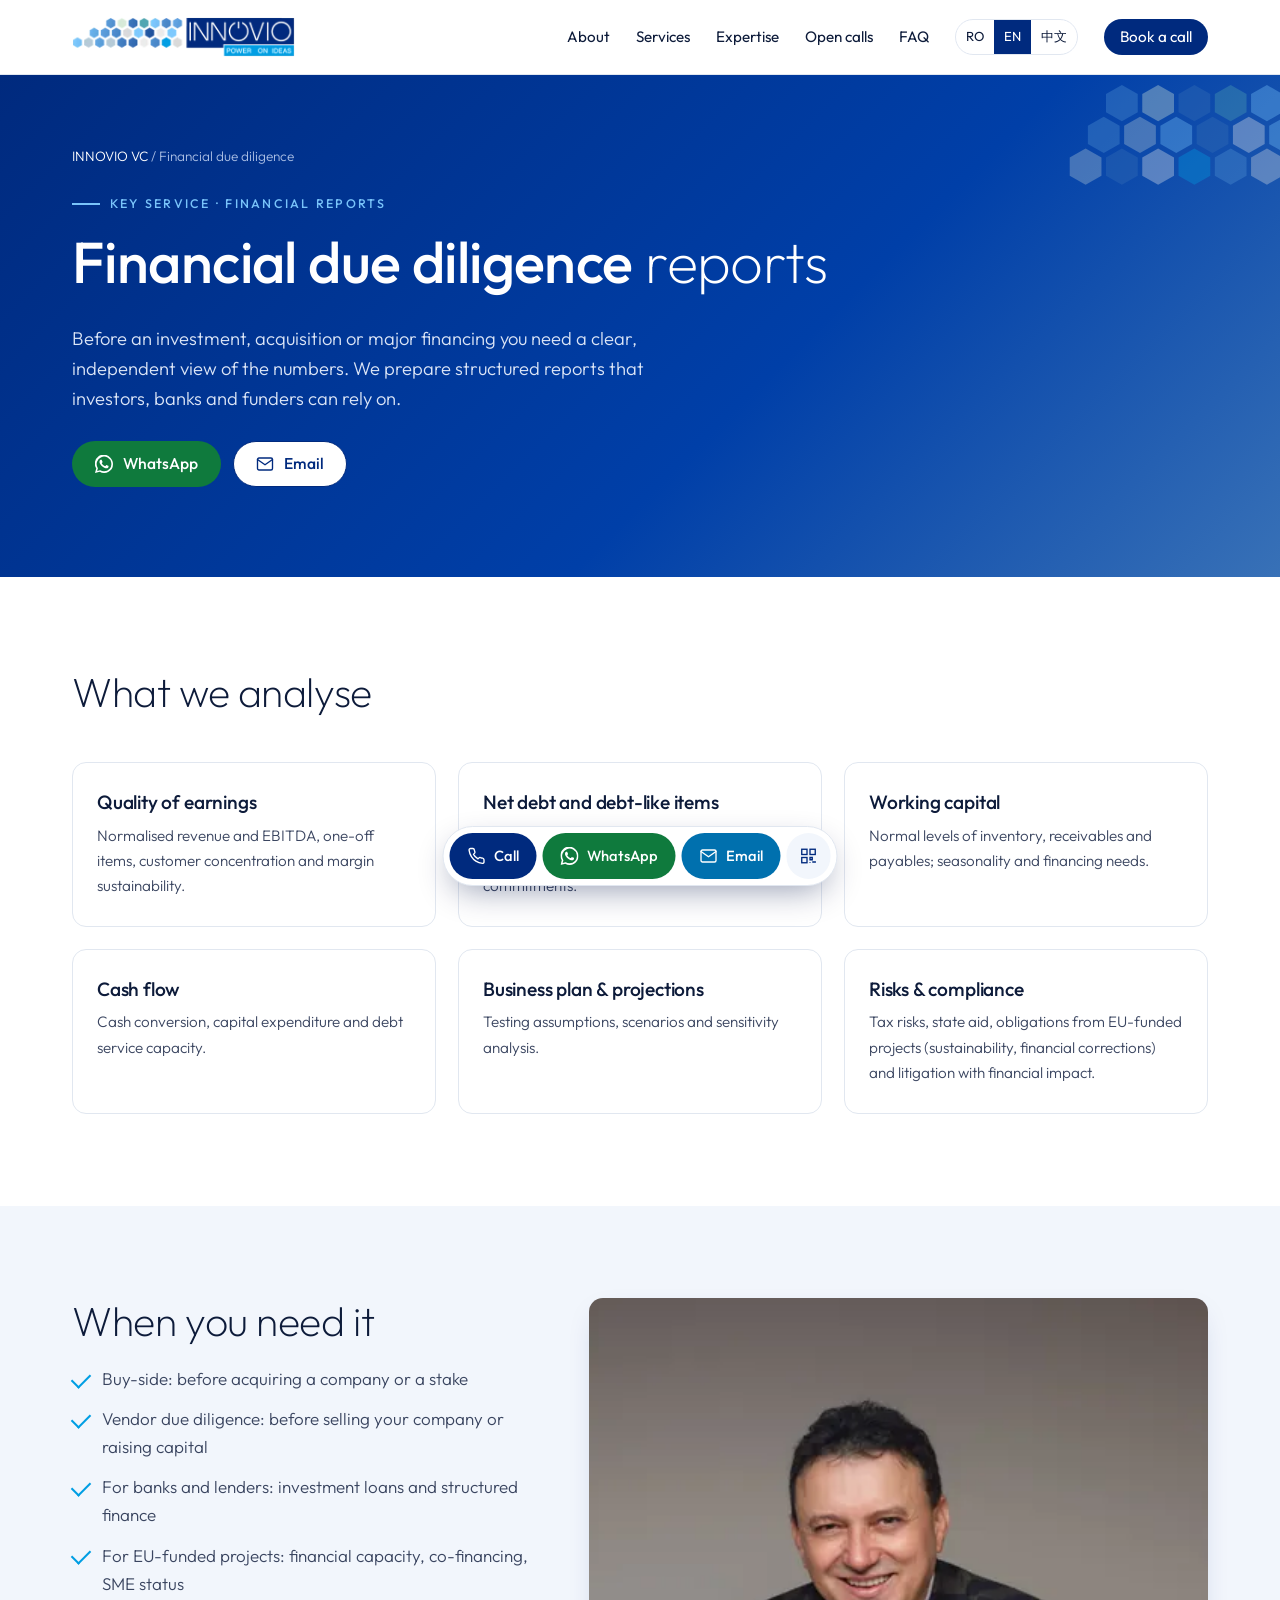
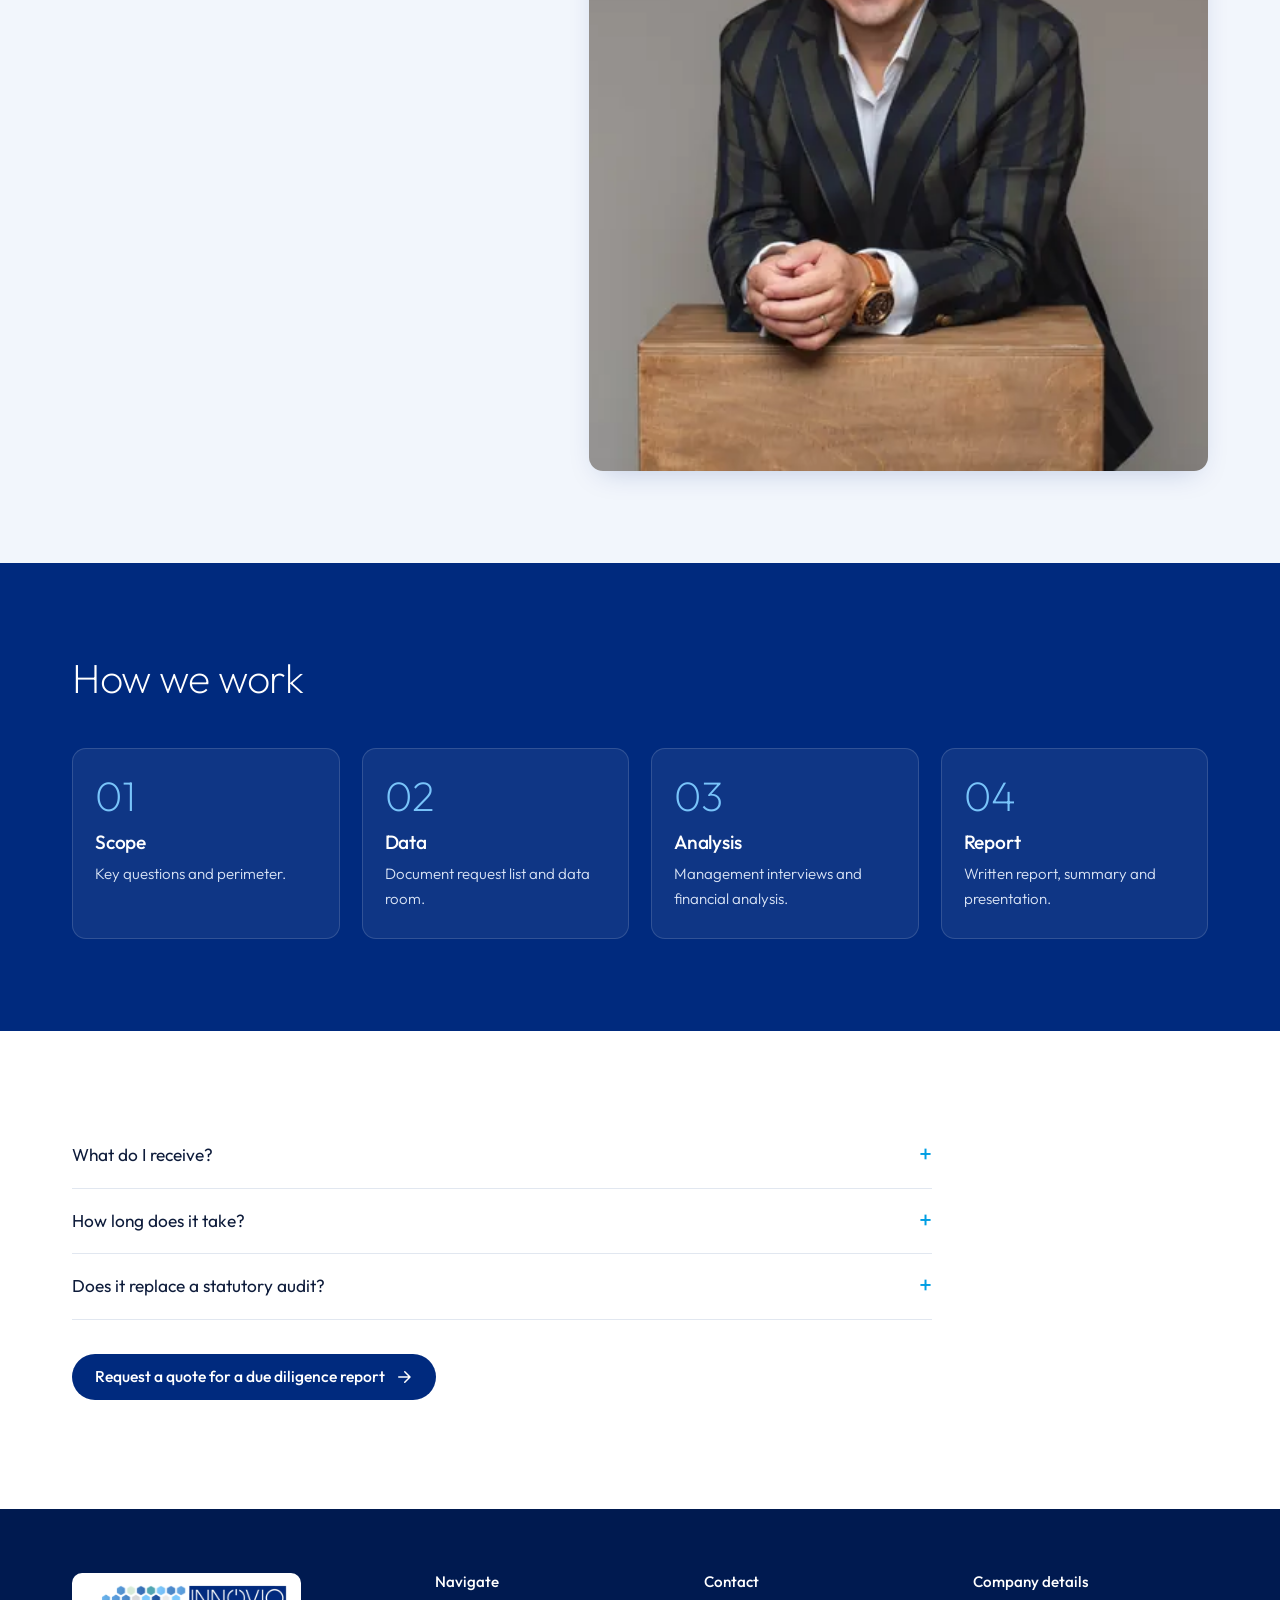
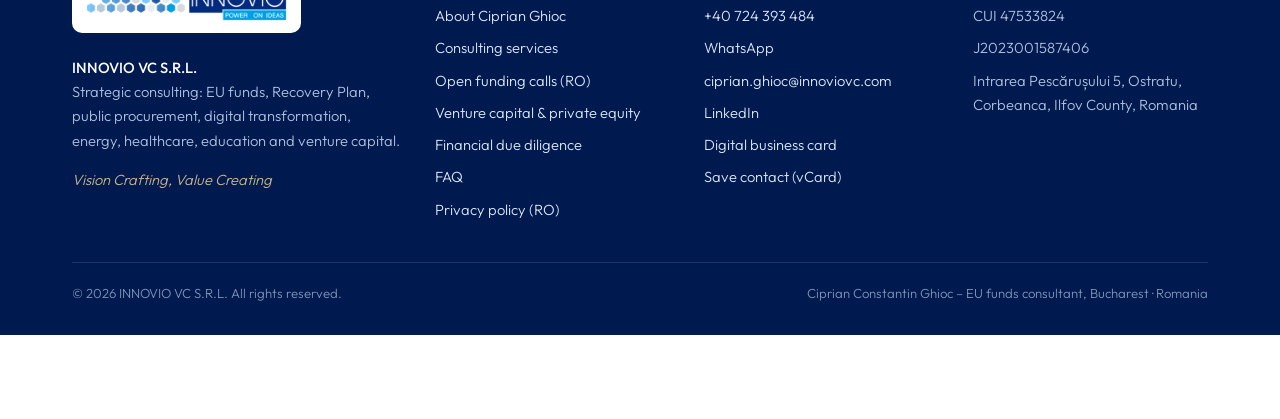
<file: en/financial-due-diligence.html>
<!doctype html>
<html lang="en">
<head>
<meta charset="utf-8">
<meta http-equiv="Content-Security-Policy" content="default-src 'self'; script-src 'self'; style-src 'self' 'unsafe-inline'; img-src 'self' data:; font-src 'self'; connect-src 'self' https://api.web3forms.com; form-action 'self' https://api.web3forms.com; base-uri 'self'; object-src 'none'; upgrade-insecure-requests">
<meta name="referrer" content="strict-origin-when-cross-origin">
<meta name="viewport" content="width=device-width, initial-scale=1">
<title>Financial Due Diligence Reports for Investors and Lenders in Romania | INNOVIO VC</title>
<meta name="description" content="Financial due diligence reports for acquisitions, VC/PE investments, bank financing and EU-funded projects in Romania: quality of earnings, net debt, working capital, risks and business plan review.">
<meta name="keywords" content="financial due diligence Romania, due diligence report, quality of earnings, buy-side due diligence, vendor due diligence, M&A Romania, company valuation Romania, INNOVIO VC">
<meta name="author" content="Ciprian Constantin Ghioc">
<meta name="robots" content="index, follow, max-image-preview:large">
<link rel="canonical" href="https://www.innoviovc.com/en/financial-due-diligence.html">
<link rel="alternate" hreflang="ro-RO" href="https://www.innoviovc.com/due-diligence-financiar.html"><link rel="alternate" hreflang="en" href="https://www.innoviovc.com/en/financial-due-diligence.html"><link rel="alternate" hreflang="zh-Hans" href="https://www.innoviovc.com/zh/due-diligence.html"><link rel="alternate" hreflang="x-default" href="https://www.innoviovc.com/due-diligence-financiar.html">
<meta name="geo.region" content="RO-IF"><meta name="geo.placename" content="Corbeanca, Ilfov">
<meta property="og:type" content="website"><meta property="og:locale" content="en_GB">
<meta property="og:site_name" content="INNOVIO VC – Ciprian Constantin Ghioc">
<meta property="og:title" content="Financial Due Diligence Reports for Investors and Lenders in Romania | INNOVIO VC"><meta property="og:description" content="Financial due diligence reports for acquisitions, VC/PE investments, bank financing and EU-funded projects in Romania: quality of earnings, net debt, working capital, risks and business plan review."><meta property="og:url" content="https://www.innoviovc.com/en/financial-due-diligence.html">
<meta property="og:image" content="https://www.innoviovc.com/assets/img/og-ciprian-ghioc-innovio-vc.jpg"><meta property="og:image:width" content="1200"><meta property="og:image:height" content="630">
<meta name="twitter:card" content="summary_large_image"><meta name="theme-color" content="#002A7E">
<link rel="icon" href="../favicon.ico" sizes="any"><link rel="icon" type="image/png" sizes="192x192" href="../assets/img/icon-192.png">
<link rel="apple-touch-icon" href="../assets/img/apple-touch-icon.png"><link rel="manifest" href="../site.webmanifest">
<link rel="preload" href="../assets/fonts/outfit-latin-300-normal.woff2" as="font" type="font/woff2" crossorigin>
<link rel="stylesheet" href="../assets/css/style.css">
<script type="application/ld+json">{"@context": "https://schema.org", "@graph": [{"@type": "Service", "name": "Financial due diligence", "description": "Financial due diligence reports for acquisitions, VC/PE investments, bank financing and EU-funded projects in Romania: quality of earnings, net debt, working capital, risks and business plan review.", "provider": {"@id": "https://www.innoviovc.com/#org"}, "areaServed": ["RO", "EU"], "url": "https://www.innoviovc.com/en/financial-due-diligence.html", "inLanguage": "en"}, {"@type": "BreadcrumbList", "itemListElement": [{"@type": "ListItem", "position": 1, "name": "INNOVIO VC", "item": "https://www.innoviovc.com/en/"}, {"@type": "ListItem", "position": 2, "name": "Financial due diligence", "item": "https://www.innoviovc.com/en/financial-due-diligence.html"}]}, {"@type": "FAQPage", "mainEntity": [{"@type": "Question", "name": "What do I receive?", "acceptedAnswer": {"@type": "Answer", "text": "A written report with an executive summary, adjustments, identified risks and recommendations, plus a presentation for decision-makers."}}, {"@type": "Question", "name": "How long does it take?", "acceptedAnswer": {"@type": "Answer", "text": "Typically two to six weeks from receipt of documents, depending on complexity."}}, {"@type": "Question", "name": "Does it replace a statutory audit?", "acceptedAnswer": {"@type": "Answer", "text": "No. Due diligence is decision-oriented (investment, acquisition, financing) and complements the financial audit rather than replacing it."}}]}]}</script>
</head>
<body>
<a class="skip" href="#main">Skip to content</a>
<header class="site-header">
 <div class="wrap">
  <a class="brand" href="../en/" aria-label="INNOVIO VC"><img src="../assets/img/innovio-vc-logo-480.webp" width="240" height="43" alt="INNOVIO VC – Power on Ideas"></a>
  <button class="nav-toggle" aria-label="Menu" aria-expanded="false"><span></span><span></span><span></span></button>
  <nav class="nav" aria-label="Main">
   <a href="../en/#despre">About</a><a href="../en/#servicii">Services</a><a href="../en/#expertiza">Expertise</a>
   <a href="../en/#fonduri">Open calls</a><a href="../en/#intrebari">FAQ</a>
   <span class="lang-switch" aria-label="Language"><a href="../due-diligence-financiar.html" hreflang="ro-RO" lang="ro-RO">RO</a><a href="../en/financial-due-diligence.html" hreflang="en" lang="en" aria-current="true">EN</a><a href="../zh/due-diligence.html" hreflang="zh-Hans" lang="zh-Hans">中文</a></span>
   <a class="btn btn-primary btn-sm" href="../en/#contact">Book a call</a>
  </nav>
 </div>
</header>
<main id="main">
<section class="page-hero"><svg class="hex-deco " viewBox="0 0 300 120" aria-hidden="true"><polygon points="134,0 148,8 148,24 134,32 120,24 120,8" fill="#5495D4"/><polygon points="166,0 180,8 180,24 166,32 152,24 152,8" fill="#D7EAD8"/><polygon points="198,0 212,8 212,24 198,32 184,24 184,8" fill="#3871B7"/><polygon points="230,0 244,8 244,24 230,32 216,24 216,8" fill="#52A6B2"/><polygon points="262,0 276,8 276,24 262,32 248,24 248,8" fill="#79C4FA"/><polygon points="118,28 132,36 132,52 118,60 104,52 104,36" fill="#5495D4"/><polygon points="150,28 164,36 164,52 150,60 136,52 136,36" fill="#B6CBD7"/><polygon points="182,28 196,36 196,52 182,60 168,52 168,36" fill="#79C4FA"/><polygon points="214,28 228,36 228,52 214,60 200,52 200,36" fill="#3871B7"/><polygon points="246,28 260,36 260,52 246,60 232,52 232,36" fill="#E5E8EC"/><polygon points="278,28 292,36 292,52 278,60 264,52 264,36" fill="#79C4FA"/><polygon points="102,56 116,64 116,80 102,88 88,80 88,64" fill="#B6CBD7"/><polygon points="134,56 148,64 148,80 134,88 120,80 120,64" fill="#3871B7"/><polygon points="166,56 180,64 180,80 166,88 152,80 152,64" fill="#E5E8EC"/><polygon points="198,56 212,64 212,80 198,88 184,80 184,64" fill="#009EE3"/><polygon points="230,56 244,64 244,80 230,88 216,80 216,64" fill="#5495D4"/><polygon points="262,56 276,64 276,80 262,88 248,80 248,64" fill="#D9DDE2"/></svg><div class="wrap">
 <div class="crumbs"><a href="../en/">INNOVIO VC</a> / Financial due diligence</div>
 <span class="eyebrow">Key service · Financial reports</span><h1><strong>Financial due diligence</strong> reports</h1><p class="lead" style="color:#DCE6F7">Before an investment, acquisition or major financing you need a clear, independent view of the numbers. We prepare structured reports that investors, banks and funders can rely on.</p>
 <div class="cta-row"><a class="btn btn-wa" href="https://wa.me/40724393484?text=Hello%20Mr%20Ghioc%2C%20I%20would%20like%20to%20discuss%20EU%20funding%20(innoviovc.com)" target="_blank" rel="noopener"><svg viewBox="0 0 24 24" fill="currentColor" aria-hidden="true"><path d="M17.5 14.4c-.3-.1-1.8-.9-2-1-.3-.1-.5-.1-.7.1-.2.3-.8 1-.9 1.2-.2.2-.3.2-.6.1-.3-.1-1.3-.5-2.4-1.5-.9-.8-1.5-1.8-1.7-2.1-.2-.3 0-.5.1-.6l.4-.5c.2-.2.2-.3.3-.5.1-.2 0-.4 0-.5l-.9-2.2c-.2-.6-.5-.5-.7-.5h-.6c-.2 0-.5.1-.8.4-.3.3-1 1-1 2.5s1.1 2.9 1.2 3.1c.1.2 2.1 3.2 5.1 4.5.7.3 1.3.5 1.7.6.7.2 1.4.2 1.9.1.6-.1 1.8-.7 2-1.4.2-.7.2-1.3.2-1.4-.1-.2-.3-.3-.6-.4zM12 21.8c-1.8 0-3.5-.5-5-1.4l-.4-.2-3.7 1 1-3.6-.2-.4A9.8 9.8 0 1 1 12 21.8zm8.4-18.3A11.8 11.8 0 0 0 1.7 17.8L0 24l6.3-1.7A11.8 11.8 0 0 0 24 12c0-3.2-1.2-6.2-3.5-8.5z"/></svg> WhatsApp</a><a class="btn btn-ghost" href="mailto:ciprian.ghioc@innoviovc.com?subject=Financial%20due%20diligence%20(innoviovc.com)"><svg viewBox="0 0 24 24" fill="none" stroke="currentColor" stroke-width="1.8" stroke-linecap="round" stroke-linejoin="round" aria-hidden="true"><rect x="2" y="4" width="20" height="16" rx="2"/><path d="m22 6-10 7L2 6"/></svg> Email</a></div>
</div></section>
<section><div class="wrap"><div class="section-head"><h2>What we analyse</h2></div><div class="grid grid-3"><article class="card"><h3>Quality of earnings</h3><p>Normalised revenue and EBITDA, one-off items, customer concentration and margin sustainability.</p></article><article class="card"><h3>Net debt and debt-like items</h3><p>Financial debt, tax and social liabilities, guarantees, leases and off-balance-sheet commitments.</p></article><article class="card"><h3>Working capital</h3><p>Normal levels of inventory, receivables and payables; seasonality and financing needs.</p></article><article class="card"><h3>Cash flow</h3><p>Cash conversion, capital expenditure and debt service capacity.</p></article><article class="card"><h3>Business plan & projections</h3><p>Testing assumptions, scenarios and sensitivity analysis.</p></article><article class="card"><h3>Risks & compliance</h3><p>Tax risks, state aid, obligations from EU-funded projects (sustainability, financial corrections) and litigation with financial impact.</p></article></div></div></section>
<section class="bg-mist"><div class="wrap about" style="align-items:start">
 <div><h2>When you need it</h2><ul class="ticks"><li>Buy-side: before acquiring a company or a stake</li><li>Vendor due diligence: before selling your company or raising capital</li><li>For banks and lenders: investment loans and structured finance</li><li>For EU-funded projects: financial capacity, co-financing, SME status</li></ul></div>
 <div class="about-photo"><picture><source type="image/webp" srcset="../assets/img/ciprian-ghioc-ceo-innovio-vc-640.webp 640w, ../assets/img/ciprian-ghioc-ceo-innovio-vc-1200.webp 1200w" sizes="(max-width: 820px) 90vw, 480px"><img src="../assets/img/ciprian-ghioc-ceo-innovio-vc-1200.jpg" width="1200" height="960" alt="Ciprian Ghioc, CEO of INNOVIO VC, EU funding and public procurement expert" loading="lazy" decoding="async"></picture></div>
</div></section>
<section class="bg-admiral"><div class="wrap"><div class="section-head"><h2>How we work</h2></div><div class="steps"><div class="step"><h3>Scope</h3><p>Key questions and perimeter.</p></div><div class="step"><h3>Data</h3><p>Document request list and data room.</p></div><div class="step"><h3>Analysis</h3><p>Management interviews and financial analysis.</p></div><div class="step"><h3>Report</h3><p>Written report, summary and presentation.</p></div></div></div></section>
<section><div class="wrap"><div class="faq"><details><summary>What do I receive?</summary><p>A written report with an executive summary, adjustments, identified risks and recommendations, plus a presentation for decision-makers.</p></details><details><summary>How long does it take?</summary><p>Typically two to six weeks from receipt of documents, depending on complexity.</p></details><details><summary>Does it replace a statutory audit?</summary><p>No. Due diligence is decision-oriented (investment, acquisition, financing) and complements the financial audit rather than replacing it.</p></details></div>
 <p style="margin-top:34px"><a class="btn btn-primary" href="../en/#contact">Request a quote for a due diligence report <svg viewBox="0 0 24 24" fill="none" stroke="currentColor" stroke-width="2" stroke-linecap="round" stroke-linejoin="round" aria-hidden="true"><path d="M5 12h14M13 5l7 7-7 7"/></svg></a></p></div></section>
</main>
<footer class="site-footer">
 <div class="wrap">
  <div class="cols">
   <div><span class="logo-card"><img src="../assets/img/innovio-vc-logo-480.webp" width="200" height="36" alt="INNOVIO VC" loading="lazy"></span>
    <p><strong style="color:#fff;font-weight:500">INNOVIO VC S.R.L.</strong><br>Strategic consulting: EU funds, Recovery Plan, public procurement, digital transformation, energy, healthcare, education and venture capital.</p><p style="font-style:italic;color:#C9B48E">Vision Crafting, Value Creating</p></div>
   <div><h2 class="fh">Navigate</h2><ul><li><a href="../en/#despre">About Ciprian Ghioc</a></li><li><a href="../en/#servicii">Consulting services</a></li><li><a href="../fonduri-europene/">Open funding calls (RO)</a></li><li><a href="../en/venture-capital-private-equity.html">Venture capital & private equity</a></li><li><a href="../en/financial-due-diligence.html">Financial due diligence</a></li><li><a href="../en/#intrebari">FAQ</a></li><li><a href="../politica-de-confidentialitate/">Privacy policy (RO)</a></li></ul></div>
   <div><h2 class="fh">Contact</h2><ul><li><a href="tel:+40724393484">+40 724 393 484</a></li><li><a href="https://wa.me/40724393484?text=Hello%20Mr%20Ghioc%2C%20I%20would%20like%20to%20discuss%20EU%20funding%20(innoviovc.com)" rel="noopener" target="_blank">WhatsApp</a></li><li><a href="mailto:ciprian.ghioc@innoviovc.com">ciprian.ghioc@innoviovc.com</a></li><li><a href="https://www.linkedin.com/in/ciprian-constantin-ghioc-409647b0" rel="noopener" target="_blank">LinkedIn</a></li><li><a href="https://dixid.cards/cippy282-dl3j" rel="noopener" target="_blank">Digital business card</a></li><li><a href="../ciprian-ghioc.vcf" download>Save contact (vCard)</a></li></ul></div>
   <div><h2 class="fh">Company details</h2><ul><li>CUI 47533824</li><li>J2023001587406</li><li>Intrarea Pescărușului 5, Ostratu, Corbeanca, Ilfov County, Romania</li></ul></div>
  </div>
  <div class="legal"><span>© <span data-year>2026</span> INNOVIO VC S.R.L. All rights reserved.</span><span>Ciprian Constantin Ghioc – EU funds consultant, Bucharest · Romania</span></div>
 </div>
</footer>
<div class="contact-bar" role="complementary" aria-label="Contact">
 <a class="cb-phone" href="tel:+40724393484" aria-label="Call: +40 724 393 484"><svg viewBox="0 0 24 24" fill="none" stroke="currentColor" stroke-width="1.8" stroke-linecap="round" stroke-linejoin="round" aria-hidden="true"><path d="M22 16.9v3a2 2 0 0 1-2.2 2 19.8 19.8 0 0 1-8.6-3.1 19.5 19.5 0 0 1-6-6A19.8 19.8 0 0 1 2.1 4.2 2 2 0 0 1 4.1 2h3a2 2 0 0 1 2 1.7c.1.9.4 1.8.7 2.7a2 2 0 0 1-.5 2.1L8 9.8a16 16 0 0 0 6 6l1.3-1.3a2 2 0 0 1 2.1-.4c.9.3 1.8.6 2.7.7a2 2 0 0 1 1.7 2z"/></svg><span>Call</span></a>
 <a class="cb-wa" href="https://wa.me/40724393484?text=Hello%20Mr%20Ghioc%2C%20I%20would%20like%20to%20discuss%20EU%20funding%20(innoviovc.com)" target="_blank" rel="noopener" aria-label="WhatsApp"><svg viewBox="0 0 24 24" fill="currentColor" aria-hidden="true"><path d="M17.5 14.4c-.3-.1-1.8-.9-2-1-.3-.1-.5-.1-.7.1-.2.3-.8 1-.9 1.2-.2.2-.3.2-.6.1-.3-.1-1.3-.5-2.4-1.5-.9-.8-1.5-1.8-1.7-2.1-.2-.3 0-.5.1-.6l.4-.5c.2-.2.2-.3.3-.5.1-.2 0-.4 0-.5l-.9-2.2c-.2-.6-.5-.5-.7-.5h-.6c-.2 0-.5.1-.8.4-.3.3-1 1-1 2.5s1.1 2.9 1.2 3.1c.1.2 2.1 3.2 5.1 4.5.7.3 1.3.5 1.7.6.7.2 1.4.2 1.9.1.6-.1 1.8-.7 2-1.4.2-.7.2-1.3.2-1.4-.1-.2-.3-.3-.6-.4zM12 21.8c-1.8 0-3.5-.5-5-1.4l-.4-.2-3.7 1 1-3.6-.2-.4A9.8 9.8 0 1 1 12 21.8zm8.4-18.3A11.8 11.8 0 0 0 1.7 17.8L0 24l6.3-1.7A11.8 11.8 0 0 0 24 12c0-3.2-1.2-6.2-3.5-8.5z"/></svg><span>WhatsApp</span></a>
 <a class="cb-mail" href="mailto:ciprian.ghioc@innoviovc.com?subject=Consulting%20request%20(innoviovc.com)" aria-label="Email"><svg viewBox="0 0 24 24" fill="none" stroke="currentColor" stroke-width="1.8" stroke-linecap="round" stroke-linejoin="round" aria-hidden="true"><rect x="2" y="4" width="20" height="16" rx="2"/><path d="m22 6-10 7L2 6"/></svg><span>Email</span></a>
 <a class="cb-qr" href="https://wa.me/40724393484?text=Hello%20Mr%20Ghioc%2C%20I%20would%20like%20to%20discuss%20EU%20funding%20(innoviovc.com)" target="_blank" rel="noopener" aria-label="QR WhatsApp"><svg viewBox="0 0 24 24" fill="none" stroke="currentColor" stroke-width="1.8" aria-hidden="true"><rect x="3" y="3" width="7" height="7"/><rect x="14" y="3" width="7" height="7"/><rect x="3" y="14" width="7" height="7"/><path d="M14 14h3v3h-3zM20 14v.01M17 20h4v1M14 20v1"/></svg><span class="pop"><img src="../assets/img/qr-whatsapp-ciprian-ghioc.png" width="146" height="146" alt="QR WhatsApp" loading="lazy">Scan for WhatsApp</span></a>
</div>
<div class="modal" id="apply-modal" aria-hidden="true" role="dialog" aria-labelledby="apply-title">
 <div class="modal-box"><button class="modal-close" aria-label="×">×</button>
  <h3 id="apply-title">Apply now – request a consulting quote</h3><div class="call-name"></div>
  <form class="lead-form" style="box-shadow:none;padding:0">
   <div class="row2"><label>Name<input name="a_name" autocomplete="name"></label><label>Phone<input name="a_phone" autocomplete="tel"></label></div>
   <label>Company / institution<input name="a_company" autocomplete="organization"></label>
   <label>Project details (optional)<textarea name="a_msg" placeholder="E.g. sector, estimated investment, region"></textarea></label>
   <div class="btns"><button type="button" class="btn btn-primary" data-send="email"><svg viewBox="0 0 24 24" fill="none" stroke="currentColor" stroke-width="1.8" stroke-linecap="round" stroke-linejoin="round" aria-hidden="true"><rect x="2" y="4" width="20" height="16" rx="2"/><path d="m22 6-10 7L2 6"/></svg> Send by email</button><button type="button" class="btn btn-wa" data-send="wa"><svg viewBox="0 0 24 24" fill="currentColor" aria-hidden="true"><path d="M17.5 14.4c-.3-.1-1.8-.9-2-1-.3-.1-.5-.1-.7.1-.2.3-.8 1-.9 1.2-.2.2-.3.2-.6.1-.3-.1-1.3-.5-2.4-1.5-.9-.8-1.5-1.8-1.7-2.1-.2-.3 0-.5.1-.6l.4-.5c.2-.2.2-.3.3-.5.1-.2 0-.4 0-.5l-.9-2.2c-.2-.6-.5-.5-.7-.5h-.6c-.2 0-.5.1-.8.4-.3.3-1 1-1 2.5s1.1 2.9 1.2 3.1c.1.2 2.1 3.2 5.1 4.5.7.3 1.3.5 1.7.6.7.2 1.4.2 1.9.1.6-.1 1.8-.7 2-1.4.2-.7.2-1.3.2-1.4-.1-.2-.3-.3-.6-.4zM12 21.8c-1.8 0-3.5-.5-5-1.4l-.4-.2-3.7 1 1-3.6-.2-.4A9.8 9.8 0 1 1 12 21.8zm8.4-18.3A11.8 11.8 0 0 0 1.7 17.8L0 24l6.3-1.7A11.8 11.8 0 0 0 24 12c0-3.2-1.2-6.2-3.5-8.5z"/></svg> Send on WhatsApp</button></div>
   <p class="note">“Send by email” delivers your message directly to us via the Web3Forms service; WhatsApp opens with the message pre-filled. This site uses no cookies and stores no data. <a href="/politica-de-confidentialitate/">Privacy details (RO)</a></p>
  </form></div>
</div>
<script src="../assets/js/main.js" defer></script>
</body>
</html>
</file>
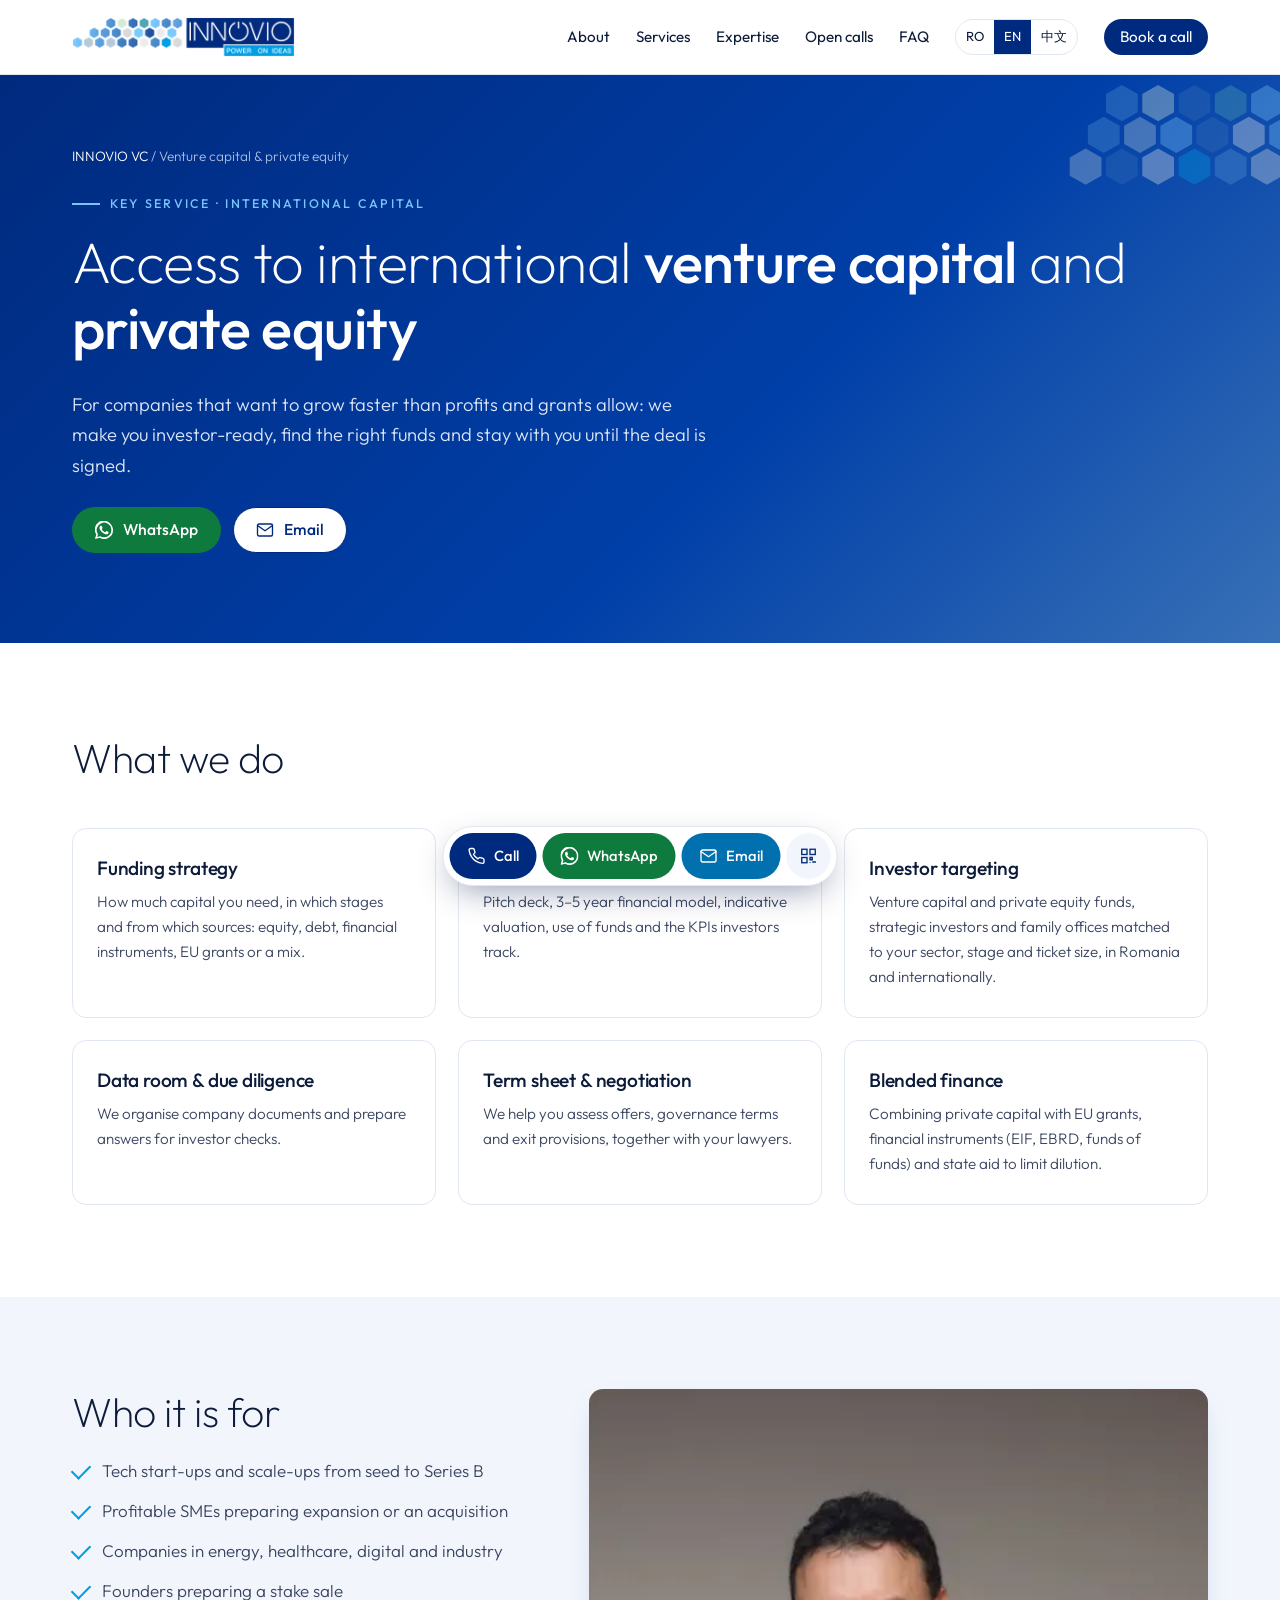
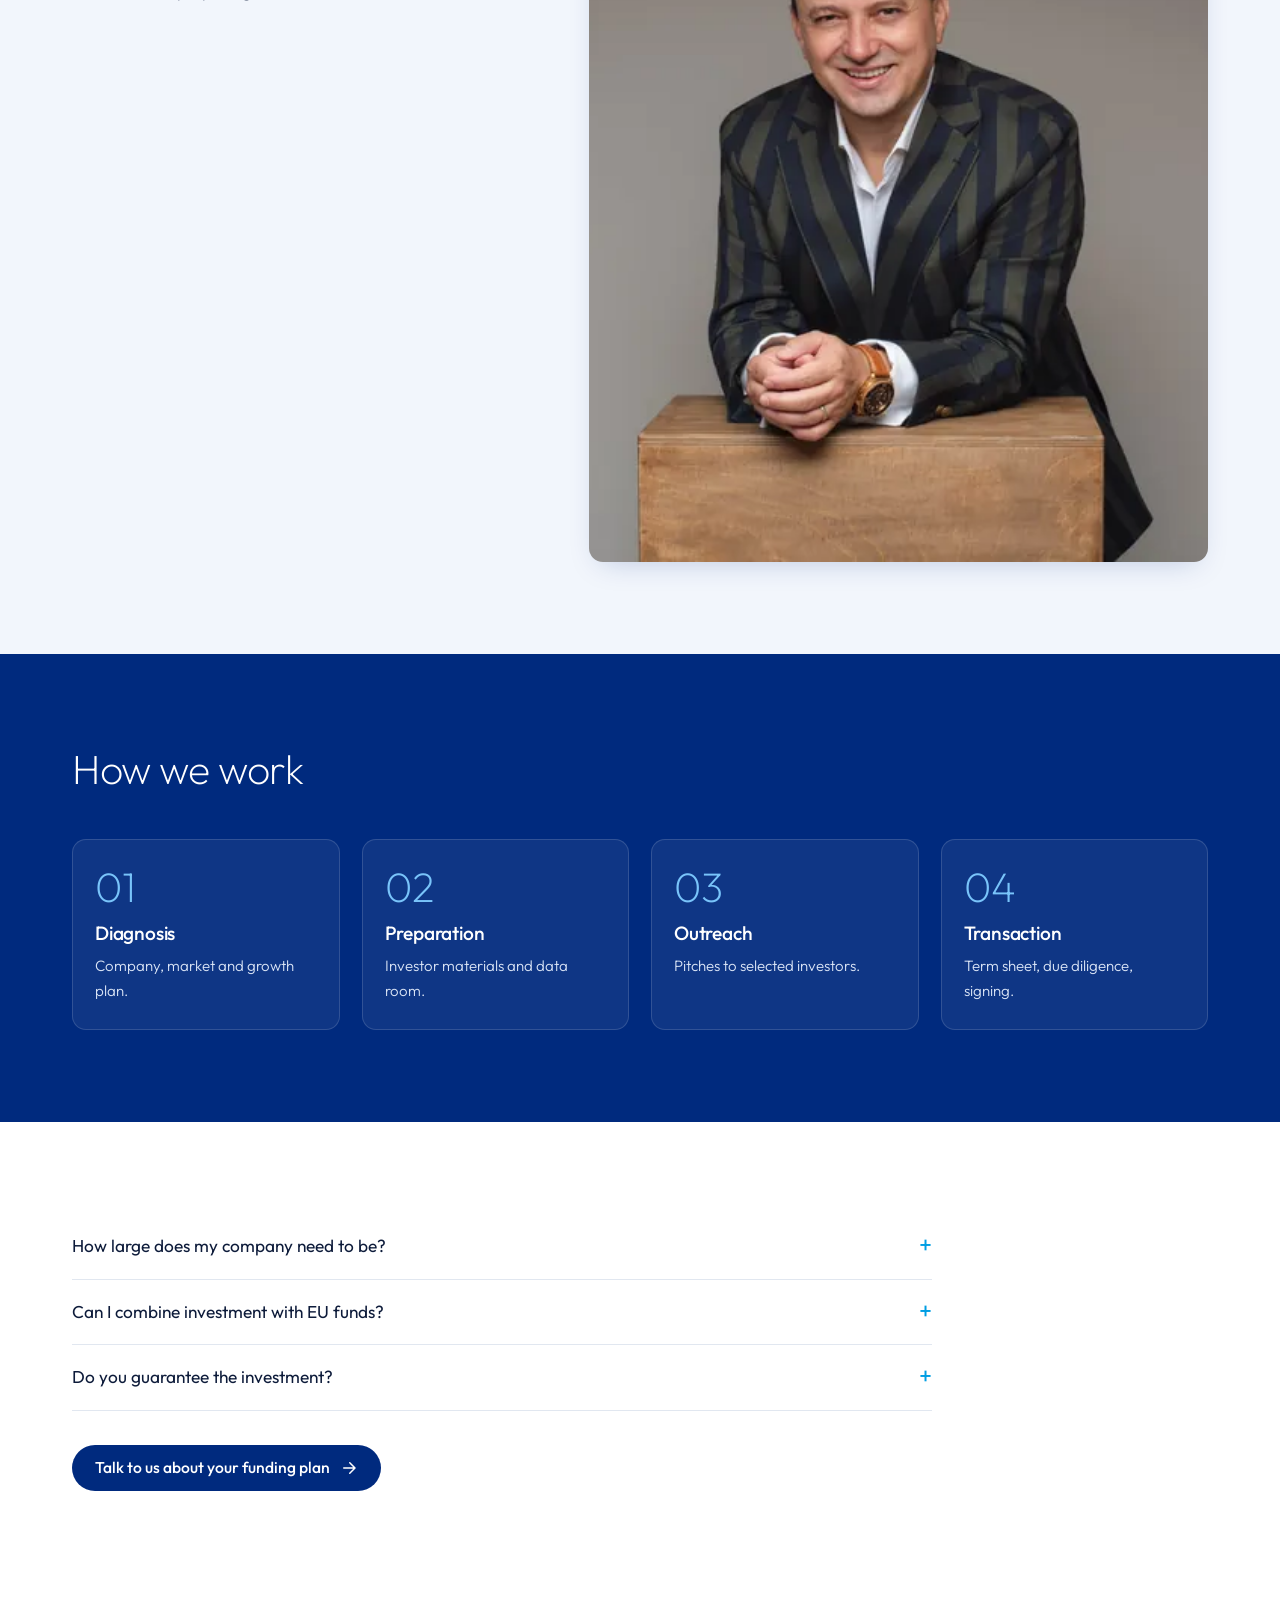
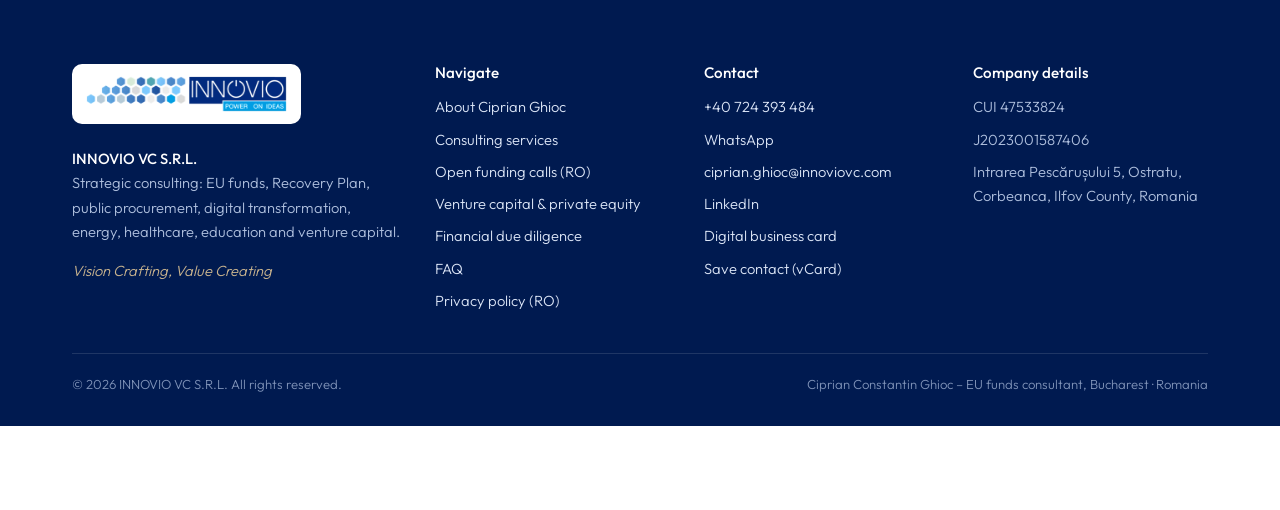
<file: en/venture-capital-private-equity.html>
<!doctype html>
<html lang="en">
<head>
<meta charset="utf-8">
<meta http-equiv="Content-Security-Policy" content="default-src 'self'; script-src 'self'; style-src 'self' 'unsafe-inline'; img-src 'self' data:; font-src 'self'; connect-src 'self' https://api.web3forms.com; form-action 'self' https://api.web3forms.com; base-uri 'self'; object-src 'none'; upgrade-insecure-requests">
<meta name="referrer" content="strict-origin-when-cross-origin">
<meta name="viewport" content="width=device-width, initial-scale=1">
<title>Access to International Venture Capital & Private Equity | INNOVIO VC – Ciprian Ghioc</title>
<meta name="description" content="We prepare Romanian and CEE companies for venture capital and private equity investment: funding strategy, pitch deck, financial model, data room, investor targeting and term sheet negotiation, with blended EU grant financing.">
<meta name="keywords" content="venture capital Romania, private equity Romania, raise capital CEE, investor readiness, pitch deck, term sheet, blended finance EU grants, INNOVIO VC">
<meta name="author" content="Ciprian Constantin Ghioc">
<meta name="robots" content="index, follow, max-image-preview:large">
<link rel="canonical" href="https://www.innoviovc.com/en/venture-capital-private-equity.html">
<link rel="alternate" hreflang="ro-RO" href="https://www.innoviovc.com/venture-capital-private-equity.html"><link rel="alternate" hreflang="en" href="https://www.innoviovc.com/en/venture-capital-private-equity.html"><link rel="alternate" hreflang="zh-Hans" href="https://www.innoviovc.com/zh/venture-capital.html"><link rel="alternate" hreflang="x-default" href="https://www.innoviovc.com/venture-capital-private-equity.html">
<meta name="geo.region" content="RO-IF"><meta name="geo.placename" content="Corbeanca, Ilfov">
<meta property="og:type" content="website"><meta property="og:locale" content="en_GB">
<meta property="og:site_name" content="INNOVIO VC – Ciprian Constantin Ghioc">
<meta property="og:title" content="Access to International Venture Capital & Private Equity | INNOVIO VC – Ciprian Ghioc"><meta property="og:description" content="We prepare Romanian and CEE companies for venture capital and private equity investment: funding strategy, pitch deck, financial model, data room, investor targeting and term sheet negotiation, with blended EU grant financing."><meta property="og:url" content="https://www.innoviovc.com/en/venture-capital-private-equity.html">
<meta property="og:image" content="https://www.innoviovc.com/assets/img/og-ciprian-ghioc-innovio-vc.jpg"><meta property="og:image:width" content="1200"><meta property="og:image:height" content="630">
<meta name="twitter:card" content="summary_large_image"><meta name="theme-color" content="#002A7E">
<link rel="icon" href="../favicon.ico" sizes="any"><link rel="icon" type="image/png" sizes="192x192" href="../assets/img/icon-192.png">
<link rel="apple-touch-icon" href="../assets/img/apple-touch-icon.png"><link rel="manifest" href="../site.webmanifest">
<link rel="preload" href="../assets/fonts/outfit-latin-300-normal.woff2" as="font" type="font/woff2" crossorigin>
<link rel="stylesheet" href="../assets/css/style.css">
<script type="application/ld+json">{"@context": "https://schema.org", "@graph": [{"@type": "Service", "name": "Venture capital & private equity", "description": "We prepare Romanian and CEE companies for venture capital and private equity investment: funding strategy, pitch deck, financial model, data room, investor targeting and term sheet negotiation, with blended EU grant financing.", "provider": {"@id": "https://www.innoviovc.com/#org"}, "areaServed": ["RO", "EU"], "url": "https://www.innoviovc.com/en/venture-capital-private-equity.html", "inLanguage": "en"}, {"@type": "BreadcrumbList", "itemListElement": [{"@type": "ListItem", "position": 1, "name": "INNOVIO VC", "item": "https://www.innoviovc.com/en/"}, {"@type": "ListItem", "position": 2, "name": "Venture capital & private equity", "item": "https://www.innoviovc.com/en/venture-capital-private-equity.html"}]}, {"@type": "FAQPage", "mainEntity": [{"@type": "Question", "name": "How large does my company need to be?", "acceptedAnswer": {"@type": "Answer", "text": "We work with start-ups raising a first round and with mature companies seeking private equity. Growth potential and the team matter most."}}, {"@type": "Question", "name": "Can I combine investment with EU funds?", "acceptedAnswer": {"@type": "Answer", "text": "Yes. Blended finance is one of our specialities: EU grants and financial instruments can reduce the equity you need and therefore dilution."}}, {"@type": "Question", "name": "Do you guarantee the investment?", "acceptedAnswer": {"@type": "Answer", "text": "No. Investors decide. We improve your chances through rigorous preparation, the right investor list and well-structured negotiation."}}]}]}</script>
</head>
<body>
<a class="skip" href="#main">Skip to content</a>
<header class="site-header">
 <div class="wrap">
  <a class="brand" href="../en/" aria-label="INNOVIO VC"><img src="../assets/img/innovio-vc-logo-480.webp" width="240" height="43" alt="INNOVIO VC – Power on Ideas"></a>
  <button class="nav-toggle" aria-label="Menu" aria-expanded="false"><span></span><span></span><span></span></button>
  <nav class="nav" aria-label="Main">
   <a href="../en/#despre">About</a><a href="../en/#servicii">Services</a><a href="../en/#expertiza">Expertise</a>
   <a href="../en/#fonduri">Open calls</a><a href="../en/#intrebari">FAQ</a>
   <span class="lang-switch" aria-label="Language"><a href="../venture-capital-private-equity.html" hreflang="ro-RO" lang="ro-RO">RO</a><a href="../en/venture-capital-private-equity.html" hreflang="en" lang="en" aria-current="true">EN</a><a href="../zh/venture-capital.html" hreflang="zh-Hans" lang="zh-Hans">中文</a></span>
   <a class="btn btn-primary btn-sm" href="../en/#contact">Book a call</a>
  </nav>
 </div>
</header>
<main id="main">
<section class="page-hero"><svg class="hex-deco " viewBox="0 0 300 120" aria-hidden="true"><polygon points="134,0 148,8 148,24 134,32 120,24 120,8" fill="#5495D4"/><polygon points="166,0 180,8 180,24 166,32 152,24 152,8" fill="#D7EAD8"/><polygon points="198,0 212,8 212,24 198,32 184,24 184,8" fill="#3871B7"/><polygon points="230,0 244,8 244,24 230,32 216,24 216,8" fill="#52A6B2"/><polygon points="262,0 276,8 276,24 262,32 248,24 248,8" fill="#79C4FA"/><polygon points="118,28 132,36 132,52 118,60 104,52 104,36" fill="#5495D4"/><polygon points="150,28 164,36 164,52 150,60 136,52 136,36" fill="#B6CBD7"/><polygon points="182,28 196,36 196,52 182,60 168,52 168,36" fill="#79C4FA"/><polygon points="214,28 228,36 228,52 214,60 200,52 200,36" fill="#3871B7"/><polygon points="246,28 260,36 260,52 246,60 232,52 232,36" fill="#E5E8EC"/><polygon points="278,28 292,36 292,52 278,60 264,52 264,36" fill="#79C4FA"/><polygon points="102,56 116,64 116,80 102,88 88,80 88,64" fill="#B6CBD7"/><polygon points="134,56 148,64 148,80 134,88 120,80 120,64" fill="#3871B7"/><polygon points="166,56 180,64 180,80 166,88 152,80 152,64" fill="#E5E8EC"/><polygon points="198,56 212,64 212,80 198,88 184,80 184,64" fill="#009EE3"/><polygon points="230,56 244,64 244,80 230,88 216,80 216,64" fill="#5495D4"/><polygon points="262,56 276,64 276,80 262,88 248,80 248,64" fill="#D9DDE2"/></svg><div class="wrap">
 <div class="crumbs"><a href="../en/">INNOVIO VC</a> / Venture capital & private equity</div>
 <span class="eyebrow">Key service · International capital</span><h1>Access to international <strong>venture capital</strong> and <strong>private equity</strong></h1><p class="lead" style="color:#DCE6F7">For companies that want to grow faster than profits and grants allow: we make you investor-ready, find the right funds and stay with you until the deal is signed.</p>
 <div class="cta-row"><a class="btn btn-wa" href="https://wa.me/40724393484?text=Hello%20Mr%20Ghioc%2C%20I%20would%20like%20to%20discuss%20EU%20funding%20(innoviovc.com)" target="_blank" rel="noopener"><svg viewBox="0 0 24 24" fill="currentColor" aria-hidden="true"><path d="M17.5 14.4c-.3-.1-1.8-.9-2-1-.3-.1-.5-.1-.7.1-.2.3-.8 1-.9 1.2-.2.2-.3.2-.6.1-.3-.1-1.3-.5-2.4-1.5-.9-.8-1.5-1.8-1.7-2.1-.2-.3 0-.5.1-.6l.4-.5c.2-.2.2-.3.3-.5.1-.2 0-.4 0-.5l-.9-2.2c-.2-.6-.5-.5-.7-.5h-.6c-.2 0-.5.1-.8.4-.3.3-1 1-1 2.5s1.1 2.9 1.2 3.1c.1.2 2.1 3.2 5.1 4.5.7.3 1.3.5 1.7.6.7.2 1.4.2 1.9.1.6-.1 1.8-.7 2-1.4.2-.7.2-1.3.2-1.4-.1-.2-.3-.3-.6-.4zM12 21.8c-1.8 0-3.5-.5-5-1.4l-.4-.2-3.7 1 1-3.6-.2-.4A9.8 9.8 0 1 1 12 21.8zm8.4-18.3A11.8 11.8 0 0 0 1.7 17.8L0 24l6.3-1.7A11.8 11.8 0 0 0 24 12c0-3.2-1.2-6.2-3.5-8.5z"/></svg> WhatsApp</a><a class="btn btn-ghost" href="mailto:ciprian.ghioc@innoviovc.com?subject=Venture%20capital%20&%20private%20equity%20(innoviovc.com)"><svg viewBox="0 0 24 24" fill="none" stroke="currentColor" stroke-width="1.8" stroke-linecap="round" stroke-linejoin="round" aria-hidden="true"><rect x="2" y="4" width="20" height="16" rx="2"/><path d="m22 6-10 7L2 6"/></svg> Email</a></div>
</div></section>
<section><div class="wrap"><div class="section-head"><h2>What we do</h2></div><div class="grid grid-3"><article class="card"><h3>Funding strategy</h3><p>How much capital you need, in which stages and from which sources: equity, debt, financial instruments, EU grants or a mix.</p></article><article class="card"><h3>Investor readiness</h3><p>Pitch deck, 3–5 year financial model, indicative valuation, use of funds and the KPIs investors track.</p></article><article class="card"><h3>Investor targeting</h3><p>Venture capital and private equity funds, strategic investors and family offices matched to your sector, stage and ticket size, in Romania and internationally.</p></article><article class="card"><h3>Data room & due diligence</h3><p>We organise company documents and prepare answers for investor checks.</p></article><article class="card"><h3>Term sheet & negotiation</h3><p>We help you assess offers, governance terms and exit provisions, together with your lawyers.</p></article><article class="card"><h3>Blended finance</h3><p>Combining private capital with EU grants, financial instruments (EIF, EBRD, funds of funds) and state aid to limit dilution.</p></article></div></div></section>
<section class="bg-mist"><div class="wrap about" style="align-items:start">
 <div><h2>Who it is for</h2><ul class="ticks"><li>Tech start-ups and scale-ups from seed to Series B</li><li>Profitable SMEs preparing expansion or an acquisition</li><li>Companies in energy, healthcare, digital and industry</li><li>Founders preparing a stake sale</li></ul></div>
 <div class="about-photo"><picture><source type="image/webp" srcset="../assets/img/ciprian-ghioc-ceo-innovio-vc-640.webp 640w, ../assets/img/ciprian-ghioc-ceo-innovio-vc-1200.webp 1200w" sizes="(max-width: 820px) 90vw, 480px"><img src="../assets/img/ciprian-ghioc-ceo-innovio-vc-1200.jpg" width="1200" height="960" alt="Ciprian Ghioc, CEO of INNOVIO VC, EU funding and public procurement expert" loading="lazy" decoding="async"></picture></div>
</div></section>
<section class="bg-admiral"><div class="wrap"><div class="section-head"><h2>How we work</h2></div><div class="steps"><div class="step"><h3>Diagnosis</h3><p>Company, market and growth plan.</p></div><div class="step"><h3>Preparation</h3><p>Investor materials and data room.</p></div><div class="step"><h3>Outreach</h3><p>Pitches to selected investors.</p></div><div class="step"><h3>Transaction</h3><p>Term sheet, due diligence, signing.</p></div></div></div></section>
<section><div class="wrap"><div class="faq"><details><summary>How large does my company need to be?</summary><p>We work with start-ups raising a first round and with mature companies seeking private equity. Growth potential and the team matter most.</p></details><details><summary>Can I combine investment with EU funds?</summary><p>Yes. Blended finance is one of our specialities: EU grants and financial instruments can reduce the equity you need and therefore dilution.</p></details><details><summary>Do you guarantee the investment?</summary><p>No. Investors decide. We improve your chances through rigorous preparation, the right investor list and well-structured negotiation.</p></details></div>
 <p style="margin-top:34px"><a class="btn btn-primary" href="../en/#contact">Talk to us about your funding plan <svg viewBox="0 0 24 24" fill="none" stroke="currentColor" stroke-width="2" stroke-linecap="round" stroke-linejoin="round" aria-hidden="true"><path d="M5 12h14M13 5l7 7-7 7"/></svg></a></p></div></section>
</main>
<footer class="site-footer">
 <div class="wrap">
  <div class="cols">
   <div><span class="logo-card"><img src="../assets/img/innovio-vc-logo-480.webp" width="200" height="36" alt="INNOVIO VC" loading="lazy"></span>
    <p><strong style="color:#fff;font-weight:500">INNOVIO VC S.R.L.</strong><br>Strategic consulting: EU funds, Recovery Plan, public procurement, digital transformation, energy, healthcare, education and venture capital.</p><p style="font-style:italic;color:#C9B48E">Vision Crafting, Value Creating</p></div>
   <div><h2 class="fh">Navigate</h2><ul><li><a href="../en/#despre">About Ciprian Ghioc</a></li><li><a href="../en/#servicii">Consulting services</a></li><li><a href="../fonduri-europene/">Open funding calls (RO)</a></li><li><a href="../en/venture-capital-private-equity.html">Venture capital & private equity</a></li><li><a href="../en/financial-due-diligence.html">Financial due diligence</a></li><li><a href="../en/#intrebari">FAQ</a></li><li><a href="../politica-de-confidentialitate/">Privacy policy (RO)</a></li></ul></div>
   <div><h2 class="fh">Contact</h2><ul><li><a href="tel:+40724393484">+40 724 393 484</a></li><li><a href="https://wa.me/40724393484?text=Hello%20Mr%20Ghioc%2C%20I%20would%20like%20to%20discuss%20EU%20funding%20(innoviovc.com)" rel="noopener" target="_blank">WhatsApp</a></li><li><a href="mailto:ciprian.ghioc@innoviovc.com">ciprian.ghioc@innoviovc.com</a></li><li><a href="https://www.linkedin.com/in/ciprian-constantin-ghioc-409647b0" rel="noopener" target="_blank">LinkedIn</a></li><li><a href="https://dixid.cards/cippy282-dl3j" rel="noopener" target="_blank">Digital business card</a></li><li><a href="../ciprian-ghioc.vcf" download>Save contact (vCard)</a></li></ul></div>
   <div><h2 class="fh">Company details</h2><ul><li>CUI 47533824</li><li>J2023001587406</li><li>Intrarea Pescărușului 5, Ostratu, Corbeanca, Ilfov County, Romania</li></ul></div>
  </div>
  <div class="legal"><span>© <span data-year>2026</span> INNOVIO VC S.R.L. All rights reserved.</span><span>Ciprian Constantin Ghioc – EU funds consultant, Bucharest · Romania</span></div>
 </div>
</footer>
<div class="contact-bar" role="complementary" aria-label="Contact">
 <a class="cb-phone" href="tel:+40724393484" aria-label="Call: +40 724 393 484"><svg viewBox="0 0 24 24" fill="none" stroke="currentColor" stroke-width="1.8" stroke-linecap="round" stroke-linejoin="round" aria-hidden="true"><path d="M22 16.9v3a2 2 0 0 1-2.2 2 19.8 19.8 0 0 1-8.6-3.1 19.5 19.5 0 0 1-6-6A19.8 19.8 0 0 1 2.1 4.2 2 2 0 0 1 4.1 2h3a2 2 0 0 1 2 1.7c.1.9.4 1.8.7 2.7a2 2 0 0 1-.5 2.1L8 9.8a16 16 0 0 0 6 6l1.3-1.3a2 2 0 0 1 2.1-.4c.9.3 1.8.6 2.7.7a2 2 0 0 1 1.7 2z"/></svg><span>Call</span></a>
 <a class="cb-wa" href="https://wa.me/40724393484?text=Hello%20Mr%20Ghioc%2C%20I%20would%20like%20to%20discuss%20EU%20funding%20(innoviovc.com)" target="_blank" rel="noopener" aria-label="WhatsApp"><svg viewBox="0 0 24 24" fill="currentColor" aria-hidden="true"><path d="M17.5 14.4c-.3-.1-1.8-.9-2-1-.3-.1-.5-.1-.7.1-.2.3-.8 1-.9 1.2-.2.2-.3.2-.6.1-.3-.1-1.3-.5-2.4-1.5-.9-.8-1.5-1.8-1.7-2.1-.2-.3 0-.5.1-.6l.4-.5c.2-.2.2-.3.3-.5.1-.2 0-.4 0-.5l-.9-2.2c-.2-.6-.5-.5-.7-.5h-.6c-.2 0-.5.1-.8.4-.3.3-1 1-1 2.5s1.1 2.9 1.2 3.1c.1.2 2.1 3.2 5.1 4.5.7.3 1.3.5 1.7.6.7.2 1.4.2 1.9.1.6-.1 1.8-.7 2-1.4.2-.7.2-1.3.2-1.4-.1-.2-.3-.3-.6-.4zM12 21.8c-1.8 0-3.5-.5-5-1.4l-.4-.2-3.7 1 1-3.6-.2-.4A9.8 9.8 0 1 1 12 21.8zm8.4-18.3A11.8 11.8 0 0 0 1.7 17.8L0 24l6.3-1.7A11.8 11.8 0 0 0 24 12c0-3.2-1.2-6.2-3.5-8.5z"/></svg><span>WhatsApp</span></a>
 <a class="cb-mail" href="mailto:ciprian.ghioc@innoviovc.com?subject=Consulting%20request%20(innoviovc.com)" aria-label="Email"><svg viewBox="0 0 24 24" fill="none" stroke="currentColor" stroke-width="1.8" stroke-linecap="round" stroke-linejoin="round" aria-hidden="true"><rect x="2" y="4" width="20" height="16" rx="2"/><path d="m22 6-10 7L2 6"/></svg><span>Email</span></a>
 <a class="cb-qr" href="https://wa.me/40724393484?text=Hello%20Mr%20Ghioc%2C%20I%20would%20like%20to%20discuss%20EU%20funding%20(innoviovc.com)" target="_blank" rel="noopener" aria-label="QR WhatsApp"><svg viewBox="0 0 24 24" fill="none" stroke="currentColor" stroke-width="1.8" aria-hidden="true"><rect x="3" y="3" width="7" height="7"/><rect x="14" y="3" width="7" height="7"/><rect x="3" y="14" width="7" height="7"/><path d="M14 14h3v3h-3zM20 14v.01M17 20h4v1M14 20v1"/></svg><span class="pop"><img src="../assets/img/qr-whatsapp-ciprian-ghioc.png" width="146" height="146" alt="QR WhatsApp" loading="lazy">Scan for WhatsApp</span></a>
</div>
<div class="modal" id="apply-modal" aria-hidden="true" role="dialog" aria-labelledby="apply-title">
 <div class="modal-box"><button class="modal-close" aria-label="×">×</button>
  <h3 id="apply-title">Apply now – request a consulting quote</h3><div class="call-name"></div>
  <form class="lead-form" style="box-shadow:none;padding:0">
   <div class="row2"><label>Name<input name="a_name" autocomplete="name"></label><label>Phone<input name="a_phone" autocomplete="tel"></label></div>
   <label>Company / institution<input name="a_company" autocomplete="organization"></label>
   <label>Project details (optional)<textarea name="a_msg" placeholder="E.g. sector, estimated investment, region"></textarea></label>
   <div class="btns"><button type="button" class="btn btn-primary" data-send="email"><svg viewBox="0 0 24 24" fill="none" stroke="currentColor" stroke-width="1.8" stroke-linecap="round" stroke-linejoin="round" aria-hidden="true"><rect x="2" y="4" width="20" height="16" rx="2"/><path d="m22 6-10 7L2 6"/></svg> Send by email</button><button type="button" class="btn btn-wa" data-send="wa"><svg viewBox="0 0 24 24" fill="currentColor" aria-hidden="true"><path d="M17.5 14.4c-.3-.1-1.8-.9-2-1-.3-.1-.5-.1-.7.1-.2.3-.8 1-.9 1.2-.2.2-.3.2-.6.1-.3-.1-1.3-.5-2.4-1.5-.9-.8-1.5-1.8-1.7-2.1-.2-.3 0-.5.1-.6l.4-.5c.2-.2.2-.3.3-.5.1-.2 0-.4 0-.5l-.9-2.2c-.2-.6-.5-.5-.7-.5h-.6c-.2 0-.5.1-.8.4-.3.3-1 1-1 2.5s1.1 2.9 1.2 3.1c.1.2 2.1 3.2 5.1 4.5.7.3 1.3.5 1.7.6.7.2 1.4.2 1.9.1.6-.1 1.8-.7 2-1.4.2-.7.2-1.3.2-1.4-.1-.2-.3-.3-.6-.4zM12 21.8c-1.8 0-3.5-.5-5-1.4l-.4-.2-3.7 1 1-3.6-.2-.4A9.8 9.8 0 1 1 12 21.8zm8.4-18.3A11.8 11.8 0 0 0 1.7 17.8L0 24l6.3-1.7A11.8 11.8 0 0 0 24 12c0-3.2-1.2-6.2-3.5-8.5z"/></svg> Send on WhatsApp</button></div>
   <p class="note">“Send by email” delivers your message directly to us via the Web3Forms service; WhatsApp opens with the message pre-filled. This site uses no cookies and stores no data. <a href="/politica-de-confidentialitate/">Privacy details (RO)</a></p>
  </form></div>
</div>
<script src="../assets/js/main.js" defer></script>
</body>
</html>
</file>
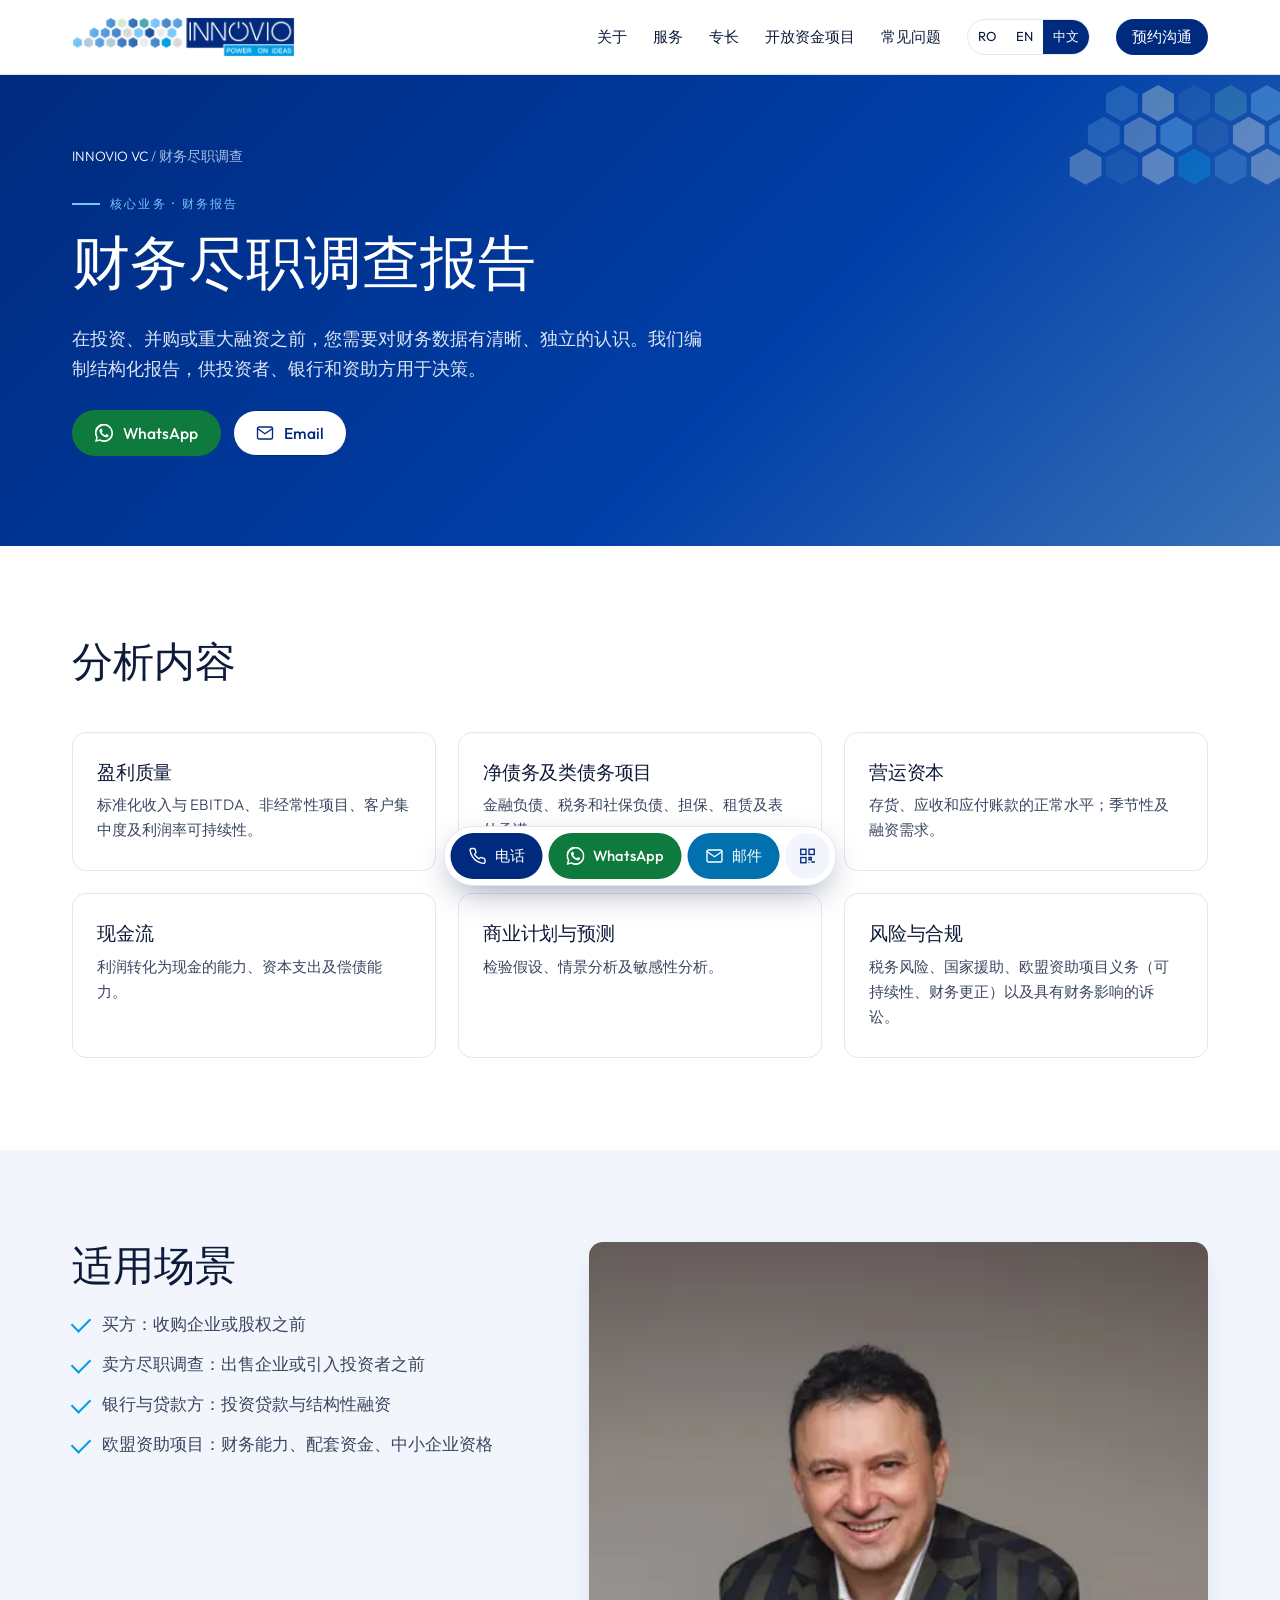
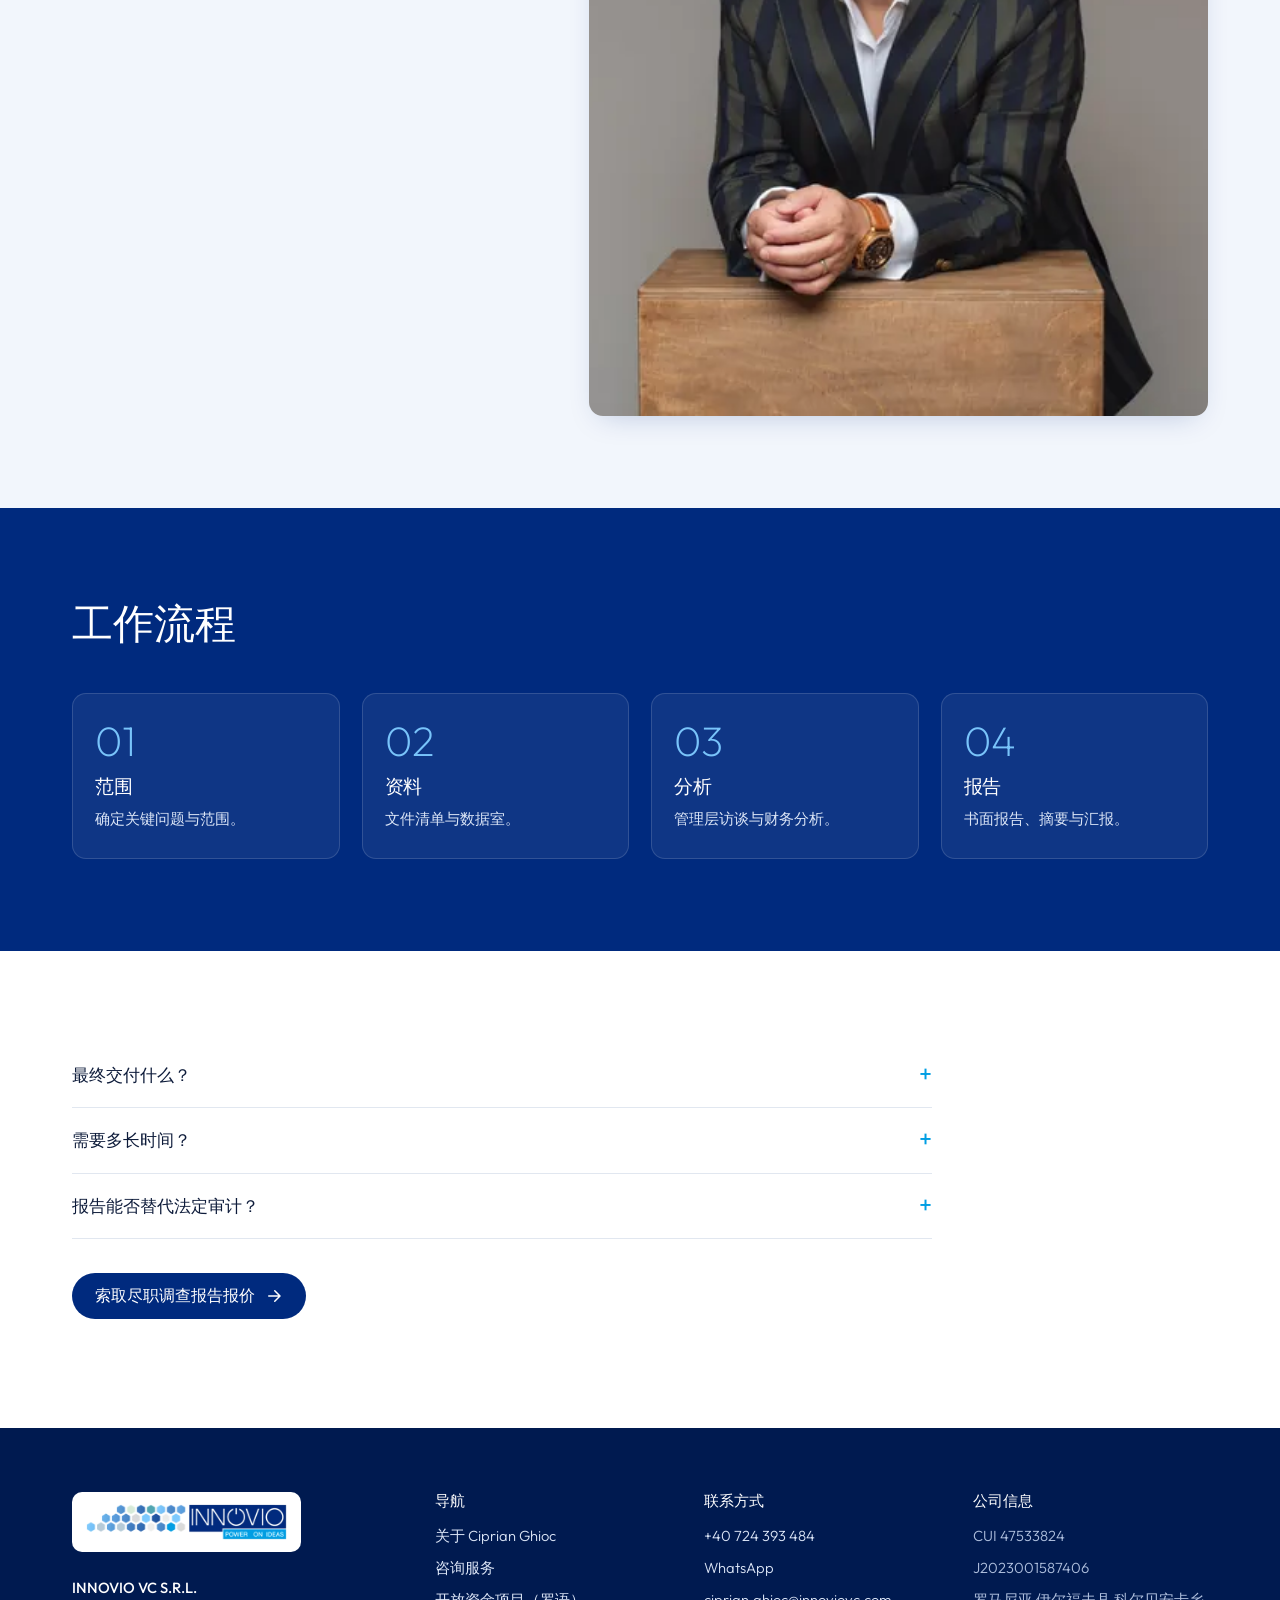
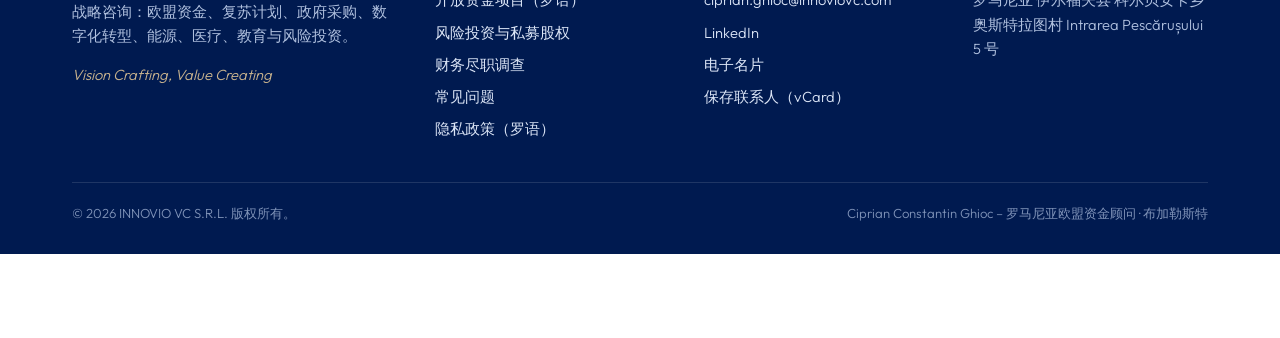
<file: zh/due-diligence.html>
<!doctype html>
<html lang="zh-Hans">
<head>
<meta charset="utf-8">
<meta http-equiv="Content-Security-Policy" content="default-src 'self'; script-src 'self'; style-src 'self' 'unsafe-inline'; img-src 'self' data:; font-src 'self'; connect-src 'self' https://api.web3forms.com; form-action 'self' https://api.web3forms.com; base-uri 'self'; object-src 'none'; upgrade-insecure-requests">
<meta name="referrer" content="strict-origin-when-cross-origin">
<meta name="viewport" content="width=device-width, initial-scale=1">
<title>罗马尼亚财务尽职调查报告 | 投资并购与银行融资 | INNOVIO VC</title>
<meta name="description" content="为罗马尼亚的并购、风险投资与私募股权投资、银行融资及欧盟资助项目提供财务尽职调查报告：盈利质量、净债务、营运资本、风险及商业计划审阅。">
<meta name="keywords" content="罗马尼亚 财务尽职调查, 尽职调查报告, 盈利质量, 并购 罗马尼亚, 投资 罗马尼亚 企业, 企业估值, INNOVIO VC">
<meta name="author" content="Ciprian Constantin Ghioc">
<meta name="robots" content="index, follow, max-image-preview:large">
<link rel="canonical" href="https://www.innoviovc.com/zh/due-diligence.html">
<link rel="alternate" hreflang="ro-RO" href="https://www.innoviovc.com/due-diligence-financiar.html"><link rel="alternate" hreflang="en" href="https://www.innoviovc.com/en/financial-due-diligence.html"><link rel="alternate" hreflang="zh-Hans" href="https://www.innoviovc.com/zh/due-diligence.html"><link rel="alternate" hreflang="x-default" href="https://www.innoviovc.com/due-diligence-financiar.html">
<meta name="geo.region" content="RO-IF"><meta name="geo.placename" content="Corbeanca, Ilfov">
<meta property="og:type" content="website"><meta property="og:locale" content="zh_CN">
<meta property="og:site_name" content="INNOVIO VC – Ciprian Constantin Ghioc">
<meta property="og:title" content="罗马尼亚财务尽职调查报告 | 投资并购与银行融资 | INNOVIO VC"><meta property="og:description" content="为罗马尼亚的并购、风险投资与私募股权投资、银行融资及欧盟资助项目提供财务尽职调查报告：盈利质量、净债务、营运资本、风险及商业计划审阅。"><meta property="og:url" content="https://www.innoviovc.com/zh/due-diligence.html">
<meta property="og:image" content="https://www.innoviovc.com/assets/img/og-ciprian-ghioc-innovio-vc.jpg"><meta property="og:image:width" content="1200"><meta property="og:image:height" content="630">
<meta name="twitter:card" content="summary_large_image"><meta name="theme-color" content="#002A7E">
<link rel="icon" href="../favicon.ico" sizes="any"><link rel="icon" type="image/png" sizes="192x192" href="../assets/img/icon-192.png">
<link rel="apple-touch-icon" href="../assets/img/apple-touch-icon.png"><link rel="manifest" href="../site.webmanifest">
<link rel="preload" href="../assets/fonts/outfit-latin-300-normal.woff2" as="font" type="font/woff2" crossorigin>
<link rel="stylesheet" href="../assets/css/style.css">
<script type="application/ld+json">{"@context": "https://schema.org", "@graph": [{"@type": "Service", "name": "财务尽职调查", "description": "为罗马尼亚的并购、风险投资与私募股权投资、银行融资及欧盟资助项目提供财务尽职调查报告：盈利质量、净债务、营运资本、风险及商业计划审阅。", "provider": {"@id": "https://www.innoviovc.com/#org"}, "areaServed": ["RO", "EU"], "url": "https://www.innoviovc.com/zh/due-diligence.html", "inLanguage": "zh-Hans"}, {"@type": "BreadcrumbList", "itemListElement": [{"@type": "ListItem", "position": 1, "name": "INNOVIO VC", "item": "https://www.innoviovc.com/zh/"}, {"@type": "ListItem", "position": 2, "name": "财务尽职调查", "item": "https://www.innoviovc.com/zh/due-diligence.html"}]}, {"@type": "FAQPage", "mainEntity": [{"@type": "Question", "name": "最终交付什么？", "acceptedAnswer": {"@type": "Answer", "text": "一份书面报告，包括主要发现摘要、调整事项、已识别风险和建议，以及面向决策者的汇报材料。"}}, {"@type": "Question", "name": "需要多长时间？", "acceptedAnswer": {"@type": "Answer", "text": "视复杂程度而定，通常在收到文件后两到六周内完成。"}}, {"@type": "Question", "name": "报告能否替代法定审计？", "acceptedAnswer": {"@type": "Answer", "text": "不能。尽职调查面向具体决策（投资、并购、融资），是对财务审计的补充，而非替代。"}}]}]}</script>
</head>
<body>
<a class="skip" href="#main">跳到正文</a>
<header class="site-header">
 <div class="wrap">
  <a class="brand" href="../zh/" aria-label="INNOVIO VC"><img src="../assets/img/innovio-vc-logo-480.webp" width="240" height="43" alt="INNOVIO VC – Power on Ideas"></a>
  <button class="nav-toggle" aria-label="Menu" aria-expanded="false"><span></span><span></span><span></span></button>
  <nav class="nav" aria-label="Main">
   <a href="../zh/#despre">关于</a><a href="../zh/#servicii">服务</a><a href="../zh/#expertiza">专长</a>
   <a href="../zh/#fonduri">开放资金项目</a><a href="../zh/#intrebari">常见问题</a>
   <span class="lang-switch" aria-label="Language"><a href="../due-diligence-financiar.html" hreflang="ro-RO" lang="ro-RO">RO</a><a href="../en/financial-due-diligence.html" hreflang="en" lang="en">EN</a><a href="../zh/due-diligence.html" hreflang="zh-Hans" lang="zh-Hans" aria-current="true">中文</a></span>
   <a class="btn btn-primary btn-sm" href="../zh/#contact">预约沟通</a>
  </nav>
 </div>
</header>
<main id="main">
<section class="page-hero"><svg class="hex-deco " viewBox="0 0 300 120" aria-hidden="true"><polygon points="134,0 148,8 148,24 134,32 120,24 120,8" fill="#5495D4"/><polygon points="166,0 180,8 180,24 166,32 152,24 152,8" fill="#D7EAD8"/><polygon points="198,0 212,8 212,24 198,32 184,24 184,8" fill="#3871B7"/><polygon points="230,0 244,8 244,24 230,32 216,24 216,8" fill="#52A6B2"/><polygon points="262,0 276,8 276,24 262,32 248,24 248,8" fill="#79C4FA"/><polygon points="118,28 132,36 132,52 118,60 104,52 104,36" fill="#5495D4"/><polygon points="150,28 164,36 164,52 150,60 136,52 136,36" fill="#B6CBD7"/><polygon points="182,28 196,36 196,52 182,60 168,52 168,36" fill="#79C4FA"/><polygon points="214,28 228,36 228,52 214,60 200,52 200,36" fill="#3871B7"/><polygon points="246,28 260,36 260,52 246,60 232,52 232,36" fill="#E5E8EC"/><polygon points="278,28 292,36 292,52 278,60 264,52 264,36" fill="#79C4FA"/><polygon points="102,56 116,64 116,80 102,88 88,80 88,64" fill="#B6CBD7"/><polygon points="134,56 148,64 148,80 134,88 120,80 120,64" fill="#3871B7"/><polygon points="166,56 180,64 180,80 166,88 152,80 152,64" fill="#E5E8EC"/><polygon points="198,56 212,64 212,80 198,88 184,80 184,64" fill="#009EE3"/><polygon points="230,56 244,64 244,80 230,88 216,80 216,64" fill="#5495D4"/><polygon points="262,56 276,64 276,80 262,88 248,80 248,64" fill="#D9DDE2"/></svg><div class="wrap">
 <div class="crumbs"><a href="../zh/">INNOVIO VC</a> / 财务尽职调查</div>
 <span class="eyebrow">核心业务 · 财务报告</span><h1><strong>财务尽职调查</strong>报告</h1><p class="lead" style="color:#DCE6F7">在投资、并购或重大融资之前，您需要对财务数据有清晰、独立的认识。我们编制结构化报告，供投资者、银行和资助方用于决策。</p>
 <div class="cta-row"><a class="btn btn-wa" href="https://wa.me/40724393484?text=Hello%20Mr%20Ghioc%2C%20I%20am%20interested%20in%20investing%20in%20Romania%20with%20EU%20funding%20(innoviovc.com%2Fzh)" target="_blank" rel="noopener"><svg viewBox="0 0 24 24" fill="currentColor" aria-hidden="true"><path d="M17.5 14.4c-.3-.1-1.8-.9-2-1-.3-.1-.5-.1-.7.1-.2.3-.8 1-.9 1.2-.2.2-.3.2-.6.1-.3-.1-1.3-.5-2.4-1.5-.9-.8-1.5-1.8-1.7-2.1-.2-.3 0-.5.1-.6l.4-.5c.2-.2.2-.3.3-.5.1-.2 0-.4 0-.5l-.9-2.2c-.2-.6-.5-.5-.7-.5h-.6c-.2 0-.5.1-.8.4-.3.3-1 1-1 2.5s1.1 2.9 1.2 3.1c.1.2 2.1 3.2 5.1 4.5.7.3 1.3.5 1.7.6.7.2 1.4.2 1.9.1.6-.1 1.8-.7 2-1.4.2-.7.2-1.3.2-1.4-.1-.2-.3-.3-.6-.4zM12 21.8c-1.8 0-3.5-.5-5-1.4l-.4-.2-3.7 1 1-3.6-.2-.4A9.8 9.8 0 1 1 12 21.8zm8.4-18.3A11.8 11.8 0 0 0 1.7 17.8L0 24l6.3-1.7A11.8 11.8 0 0 0 24 12c0-3.2-1.2-6.2-3.5-8.5z"/></svg> WhatsApp</a><a class="btn btn-ghost" href="mailto:ciprian.ghioc@innoviovc.com?subject=财务尽职调查%20(innoviovc.com)"><svg viewBox="0 0 24 24" fill="none" stroke="currentColor" stroke-width="1.8" stroke-linecap="round" stroke-linejoin="round" aria-hidden="true"><rect x="2" y="4" width="20" height="16" rx="2"/><path d="m22 6-10 7L2 6"/></svg> Email</a></div>
</div></section>
<section><div class="wrap"><div class="section-head"><h2>分析内容</h2></div><div class="grid grid-3"><article class="card"><h3>盈利质量</h3><p>标准化收入与 EBITDA、非经常性项目、客户集中度及利润率可持续性。</p></article><article class="card"><h3>净债务及类债务项目</h3><p>金融负债、税务和社保负债、担保、租赁及表外承诺。</p></article><article class="card"><h3>营运资本</h3><p>存货、应收和应付账款的正常水平；季节性及融资需求。</p></article><article class="card"><h3>现金流</h3><p>利润转化为现金的能力、资本支出及偿债能力。</p></article><article class="card"><h3>商业计划与预测</h3><p>检验假设、情景分析及敏感性分析。</p></article><article class="card"><h3>风险与合规</h3><p>税务风险、国家援助、欧盟资助项目义务（可持续性、财务更正）以及具有财务影响的诉讼。</p></article></div></div></section>
<section class="bg-mist"><div class="wrap about" style="align-items:start">
 <div><h2>适用场景</h2><ul class="ticks"><li>买方：收购企业或股权之前</li><li>卖方尽职调查：出售企业或引入投资者之前</li><li>银行与贷款方：投资贷款与结构性融资</li><li>欧盟资助项目：财务能力、配套资金、中小企业资格</li></ul></div>
 <div class="about-photo"><picture><source type="image/webp" srcset="../assets/img/ciprian-ghioc-ceo-innovio-vc-640.webp 640w, ../assets/img/ciprian-ghioc-ceo-innovio-vc-1200.webp 1200w" sizes="(max-width: 820px) 90vw, 480px"><img src="../assets/img/ciprian-ghioc-ceo-innovio-vc-1200.jpg" width="1200" height="960" alt="Ciprian Ghioc，INNOVIO VC 首席执行官，欧盟资金与政府采购专家" loading="lazy" decoding="async"></picture></div>
</div></section>
<section class="bg-admiral"><div class="wrap"><div class="section-head"><h2>工作流程</h2></div><div class="steps"><div class="step"><h3>范围</h3><p>确定关键问题与范围。</p></div><div class="step"><h3>资料</h3><p>文件清单与数据室。</p></div><div class="step"><h3>分析</h3><p>管理层访谈与财务分析。</p></div><div class="step"><h3>报告</h3><p>书面报告、摘要与汇报。</p></div></div></div></section>
<section><div class="wrap"><div class="faq"><details><summary>最终交付什么？</summary><p>一份书面报告，包括主要发现摘要、调整事项、已识别风险和建议，以及面向决策者的汇报材料。</p></details><details><summary>需要多长时间？</summary><p>视复杂程度而定，通常在收到文件后两到六周内完成。</p></details><details><summary>报告能否替代法定审计？</summary><p>不能。尽职调查面向具体决策（投资、并购、融资），是对财务审计的补充，而非替代。</p></details></div>
 <p style="margin-top:34px"><a class="btn btn-primary" href="../zh/#contact">索取尽职调查报告报价 <svg viewBox="0 0 24 24" fill="none" stroke="currentColor" stroke-width="2" stroke-linecap="round" stroke-linejoin="round" aria-hidden="true"><path d="M5 12h14M13 5l7 7-7 7"/></svg></a></p></div></section>
</main>
<footer class="site-footer">
 <div class="wrap">
  <div class="cols">
   <div><span class="logo-card"><img src="../assets/img/innovio-vc-logo-480.webp" width="200" height="36" alt="INNOVIO VC" loading="lazy"></span>
    <p><strong style="color:#fff;font-weight:500">INNOVIO VC S.R.L.</strong><br>战略咨询：欧盟资金、复苏计划、政府采购、数字化转型、能源、医疗、教育与风险投资。</p><p style="font-style:italic;color:#C9B48E">Vision Crafting, Value Creating</p></div>
   <div><h2 class="fh">导航</h2><ul><li><a href="../zh/#despre">关于 Ciprian Ghioc</a></li><li><a href="../zh/#servicii">咨询服务</a></li><li><a href="../fonduri-europene/">开放资金项目（罗语）</a></li><li><a href="../zh/venture-capital.html">风险投资与私募股权</a></li><li><a href="../zh/due-diligence.html">财务尽职调查</a></li><li><a href="../zh/#intrebari">常见问题</a></li><li><a href="../politica-de-confidentialitate/">隐私政策（罗语）</a></li></ul></div>
   <div><h2 class="fh">联系方式</h2><ul><li><a href="tel:+40724393484">+40 724 393 484</a></li><li><a href="https://wa.me/40724393484?text=Hello%20Mr%20Ghioc%2C%20I%20am%20interested%20in%20investing%20in%20Romania%20with%20EU%20funding%20(innoviovc.com%2Fzh)" rel="noopener" target="_blank">WhatsApp</a></li><li><a href="mailto:ciprian.ghioc@innoviovc.com">ciprian.ghioc@innoviovc.com</a></li><li><a href="https://www.linkedin.com/in/ciprian-constantin-ghioc-409647b0" rel="noopener" target="_blank">LinkedIn</a></li><li><a href="https://dixid.cards/cippy282-dl3j" rel="noopener" target="_blank">电子名片</a></li><li><a href="../ciprian-ghioc.vcf" download>保存联系人（vCard）</a></li></ul></div>
   <div><h2 class="fh">公司信息</h2><ul><li>CUI 47533824</li><li>J2023001587406</li><li>罗马尼亚 伊尔福夫县 科尔贝安卡乡 奥斯特拉图村 Intrarea Pescărușului 5 号</li></ul></div>
  </div>
  <div class="legal"><span>© <span data-year>2026</span> INNOVIO VC S.R.L. 版权所有。</span><span>Ciprian Constantin Ghioc – 罗马尼亚欧盟资金顾问 · 布加勒斯特</span></div>
 </div>
</footer>
<div class="contact-bar" role="complementary" aria-label="Contact">
 <a class="cb-phone" href="tel:+40724393484" aria-label="电话: +40 724 393 484"><svg viewBox="0 0 24 24" fill="none" stroke="currentColor" stroke-width="1.8" stroke-linecap="round" stroke-linejoin="round" aria-hidden="true"><path d="M22 16.9v3a2 2 0 0 1-2.2 2 19.8 19.8 0 0 1-8.6-3.1 19.5 19.5 0 0 1-6-6A19.8 19.8 0 0 1 2.1 4.2 2 2 0 0 1 4.1 2h3a2 2 0 0 1 2 1.7c.1.9.4 1.8.7 2.7a2 2 0 0 1-.5 2.1L8 9.8a16 16 0 0 0 6 6l1.3-1.3a2 2 0 0 1 2.1-.4c.9.3 1.8.6 2.7.7a2 2 0 0 1 1.7 2z"/></svg><span>电话</span></a>
 <a class="cb-wa" href="https://wa.me/40724393484?text=Hello%20Mr%20Ghioc%2C%20I%20am%20interested%20in%20investing%20in%20Romania%20with%20EU%20funding%20(innoviovc.com%2Fzh)" target="_blank" rel="noopener" aria-label="WhatsApp"><svg viewBox="0 0 24 24" fill="currentColor" aria-hidden="true"><path d="M17.5 14.4c-.3-.1-1.8-.9-2-1-.3-.1-.5-.1-.7.1-.2.3-.8 1-.9 1.2-.2.2-.3.2-.6.1-.3-.1-1.3-.5-2.4-1.5-.9-.8-1.5-1.8-1.7-2.1-.2-.3 0-.5.1-.6l.4-.5c.2-.2.2-.3.3-.5.1-.2 0-.4 0-.5l-.9-2.2c-.2-.6-.5-.5-.7-.5h-.6c-.2 0-.5.1-.8.4-.3.3-1 1-1 2.5s1.1 2.9 1.2 3.1c.1.2 2.1 3.2 5.1 4.5.7.3 1.3.5 1.7.6.7.2 1.4.2 1.9.1.6-.1 1.8-.7 2-1.4.2-.7.2-1.3.2-1.4-.1-.2-.3-.3-.6-.4zM12 21.8c-1.8 0-3.5-.5-5-1.4l-.4-.2-3.7 1 1-3.6-.2-.4A9.8 9.8 0 1 1 12 21.8zm8.4-18.3A11.8 11.8 0 0 0 1.7 17.8L0 24l6.3-1.7A11.8 11.8 0 0 0 24 12c0-3.2-1.2-6.2-3.5-8.5z"/></svg><span>WhatsApp</span></a>
 <a class="cb-mail" href="mailto:ciprian.ghioc@innoviovc.com?subject=Consulting%20request%20(innoviovc.com%2Fzh)" aria-label="邮件 Email"><svg viewBox="0 0 24 24" fill="none" stroke="currentColor" stroke-width="1.8" stroke-linecap="round" stroke-linejoin="round" aria-hidden="true"><rect x="2" y="4" width="20" height="16" rx="2"/><path d="m22 6-10 7L2 6"/></svg><span>邮件</span></a>
 <a class="cb-qr" href="https://wa.me/40724393484?text=Hello%20Mr%20Ghioc%2C%20I%20am%20interested%20in%20investing%20in%20Romania%20with%20EU%20funding%20(innoviovc.com%2Fzh)" target="_blank" rel="noopener" aria-label="QR WhatsApp"><svg viewBox="0 0 24 24" fill="none" stroke="currentColor" stroke-width="1.8" aria-hidden="true"><rect x="3" y="3" width="7" height="7"/><rect x="14" y="3" width="7" height="7"/><rect x="3" y="14" width="7" height="7"/><path d="M14 14h3v3h-3zM20 14v.01M17 20h4v1M14 20v1"/></svg><span class="pop"><img src="../assets/img/qr-whatsapp-ciprian-ghioc.png" width="146" height="146" alt="QR WhatsApp" loading="lazy">扫码 WhatsApp</span></a>
</div>
<div class="modal" id="apply-modal" aria-hidden="true" role="dialog" aria-labelledby="apply-title">
 <div class="modal-box"><button class="modal-close" aria-label="×">×</button>
  <h3 id="apply-title">立即申请 – 获取咨询报价</h3><div class="call-name"></div>
  <form class="lead-form" style="box-shadow:none;padding:0">
   <div class="row2"><label>姓名<input name="a_name" autocomplete="name"></label><label>电话<input name="a_phone" autocomplete="tel"></label></div>
   <label>公司 / 机构<input name="a_company" autocomplete="organization"></label>
   <label>项目详情（可选）<textarea name="a_msg" placeholder="例如：行业、预计投资额、地区"></textarea></label>
   <div class="btns"><button type="button" class="btn btn-primary" data-send="email"><svg viewBox="0 0 24 24" fill="none" stroke="currentColor" stroke-width="1.8" stroke-linecap="round" stroke-linejoin="round" aria-hidden="true"><rect x="2" y="4" width="20" height="16" rx="2"/><path d="m22 6-10 7L2 6"/></svg> 通过邮件发送</button><button type="button" class="btn btn-wa" data-send="wa"><svg viewBox="0 0 24 24" fill="currentColor" aria-hidden="true"><path d="M17.5 14.4c-.3-.1-1.8-.9-2-1-.3-.1-.5-.1-.7.1-.2.3-.8 1-.9 1.2-.2.2-.3.2-.6.1-.3-.1-1.3-.5-2.4-1.5-.9-.8-1.5-1.8-1.7-2.1-.2-.3 0-.5.1-.6l.4-.5c.2-.2.2-.3.3-.5.1-.2 0-.4 0-.5l-.9-2.2c-.2-.6-.5-.5-.7-.5h-.6c-.2 0-.5.1-.8.4-.3.3-1 1-1 2.5s1.1 2.9 1.2 3.1c.1.2 2.1 3.2 5.1 4.5.7.3 1.3.5 1.7.6.7.2 1.4.2 1.9.1.6-.1 1.8-.7 2-1.4.2-.7.2-1.3.2-1.4-.1-.2-.3-.3-.6-.4zM12 21.8c-1.8 0-3.5-.5-5-1.4l-.4-.2-3.7 1 1-3.6-.2-.4A9.8 9.8 0 1 1 12 21.8zm8.4-18.3A11.8 11.8 0 0 0 1.7 17.8L0 24l6.3-1.7A11.8 11.8 0 0 0 24 12c0-3.2-1.2-6.2-3.5-8.5z"/></svg> 通过 WhatsApp 发送</button></div>
   <p class="note">“通过电子邮件发送”会经由 Web3Forms 服务将消息直接发送给我们；WhatsApp 将打开并预先填好消息。本网站不使用 Cookie，也不存储数据。<a href="/politica-de-confidentialitate/">隐私说明（罗马尼亚语）</a></p>
  </form></div>
</div>
<script src="../assets/js/main.js" defer></script>
</body>
</html>
</file>
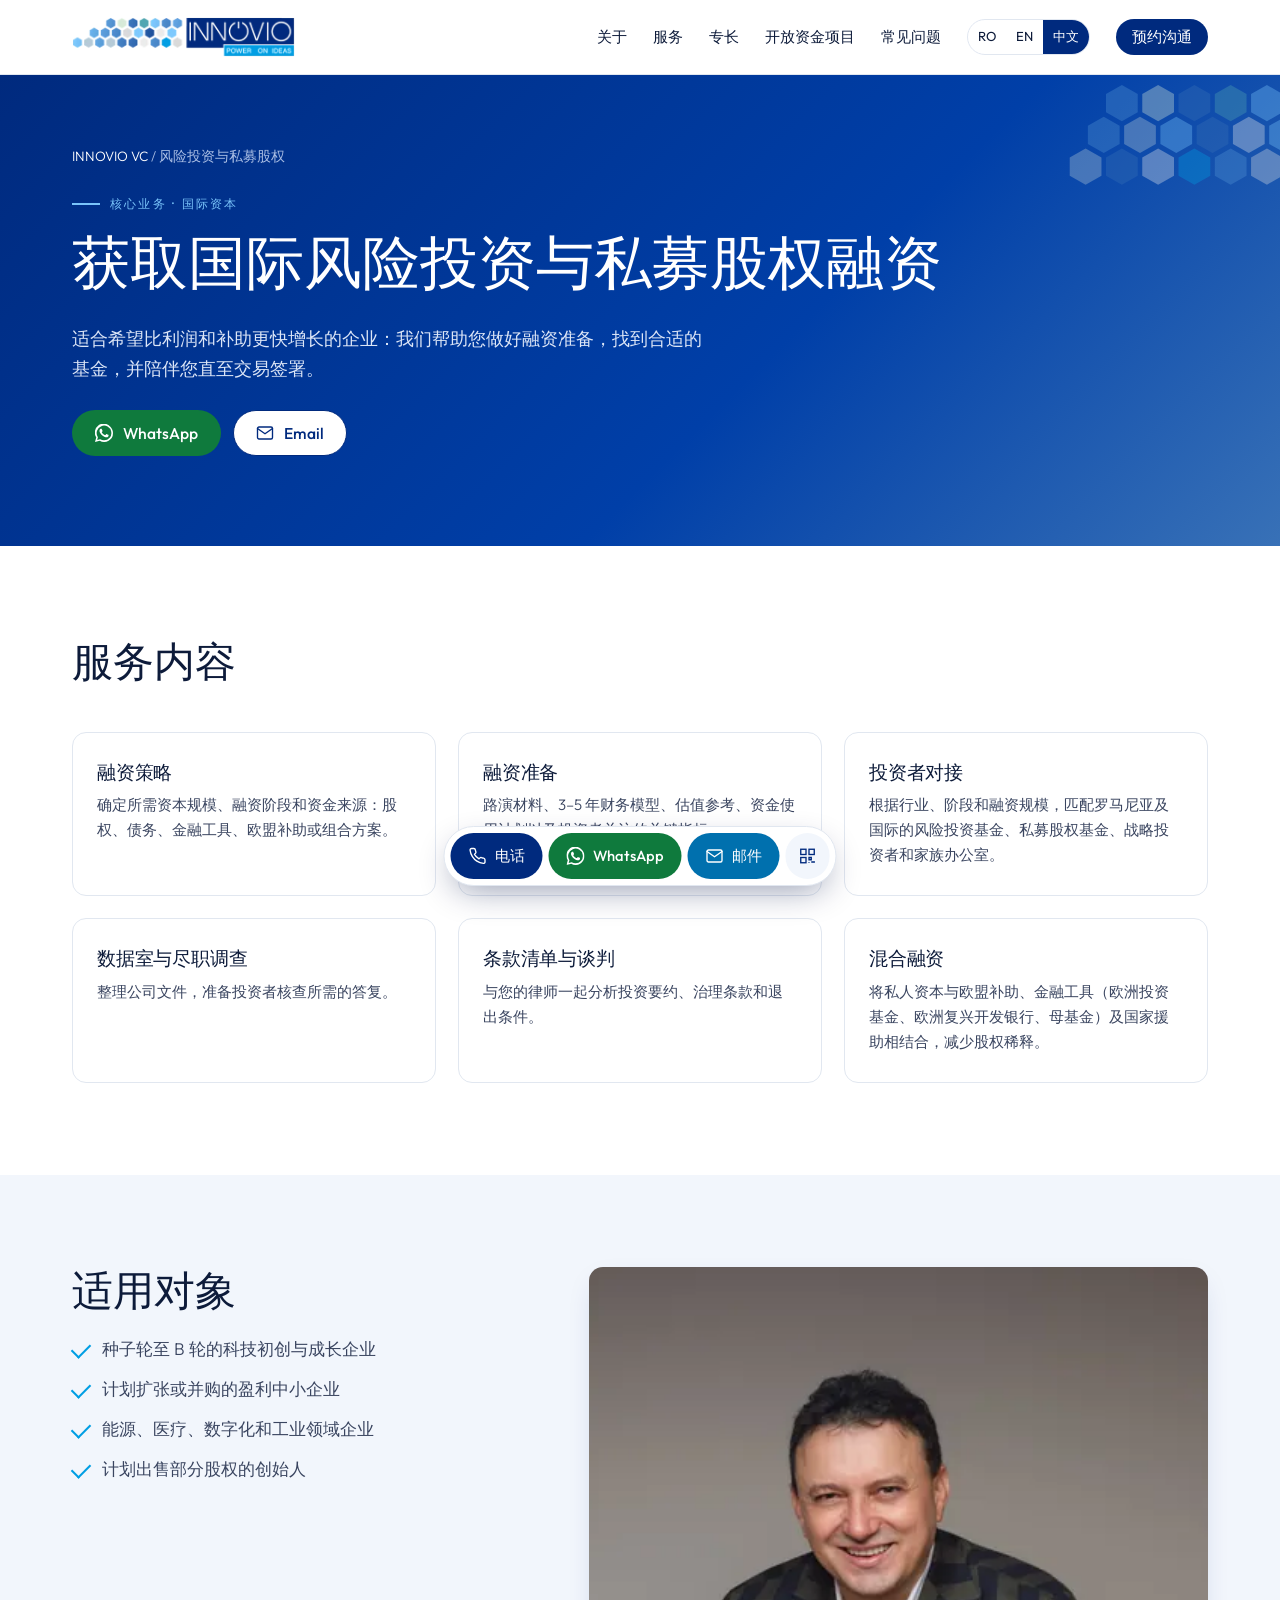
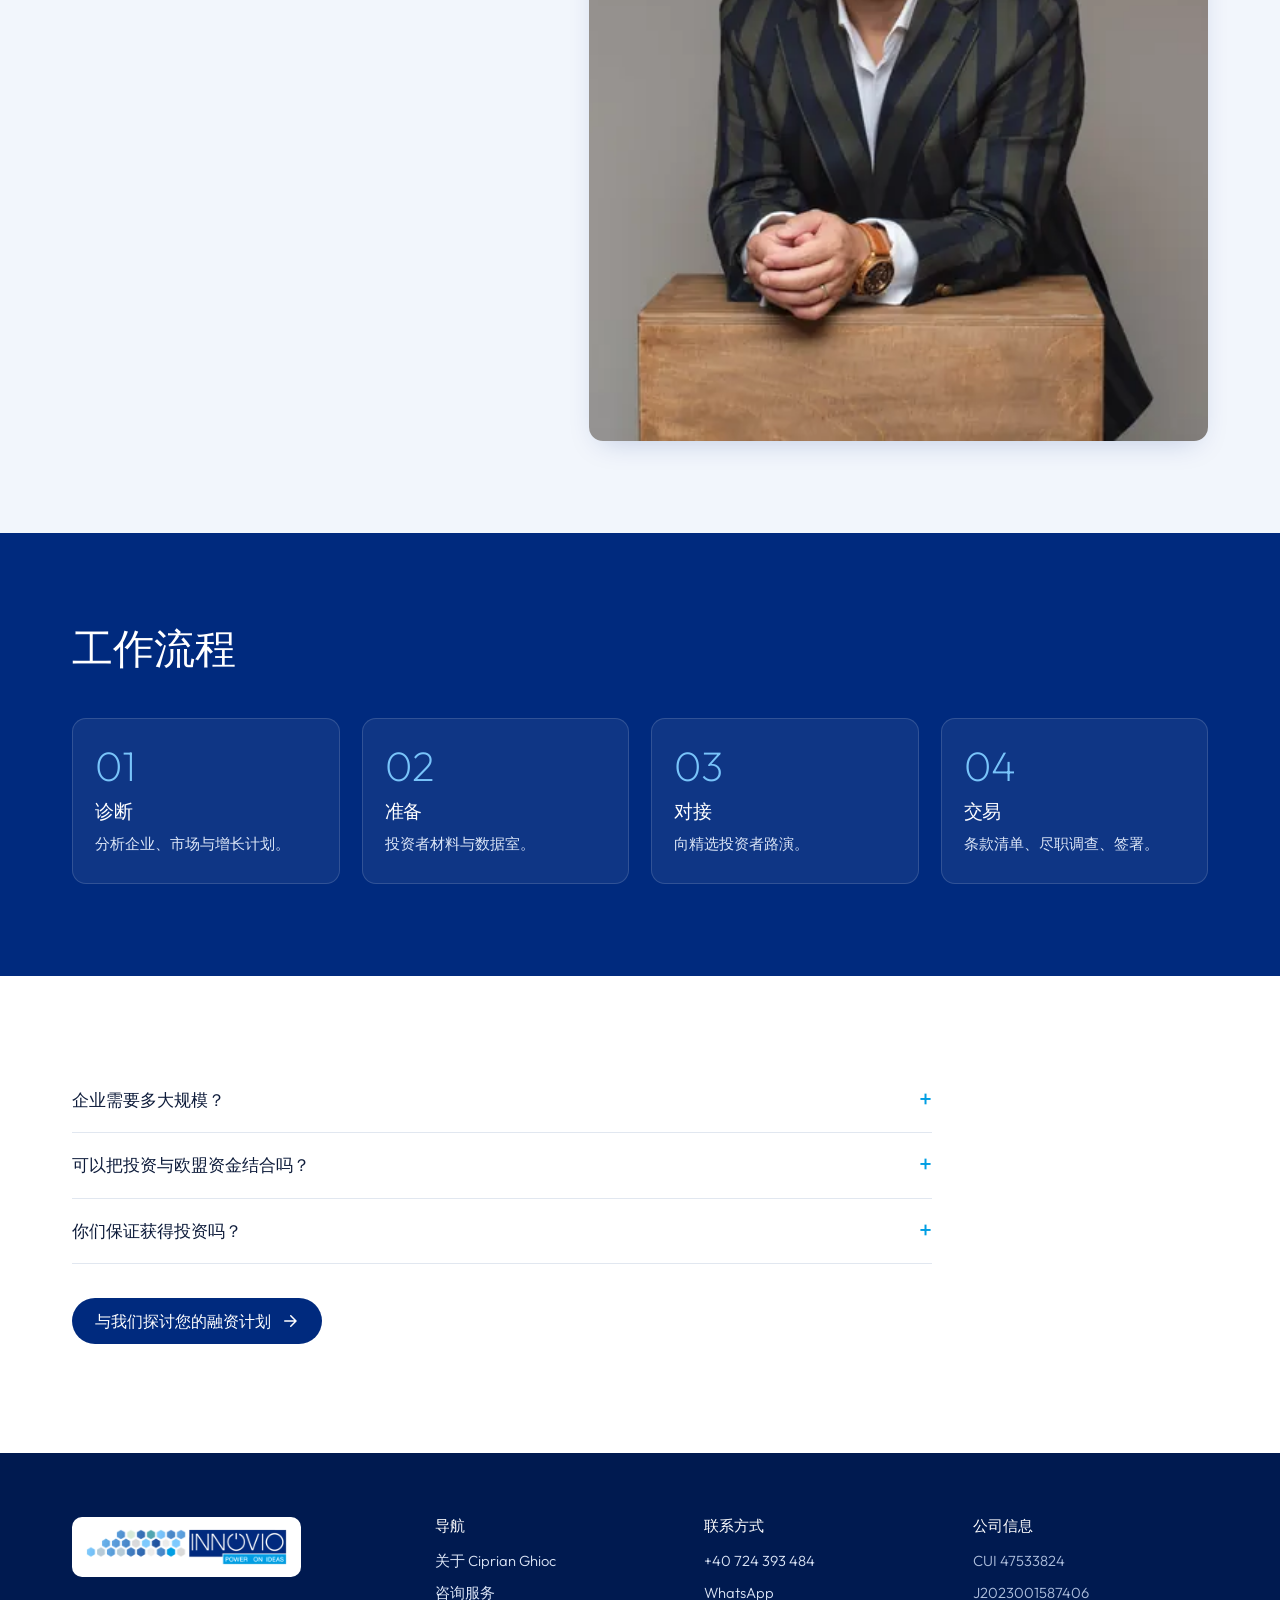
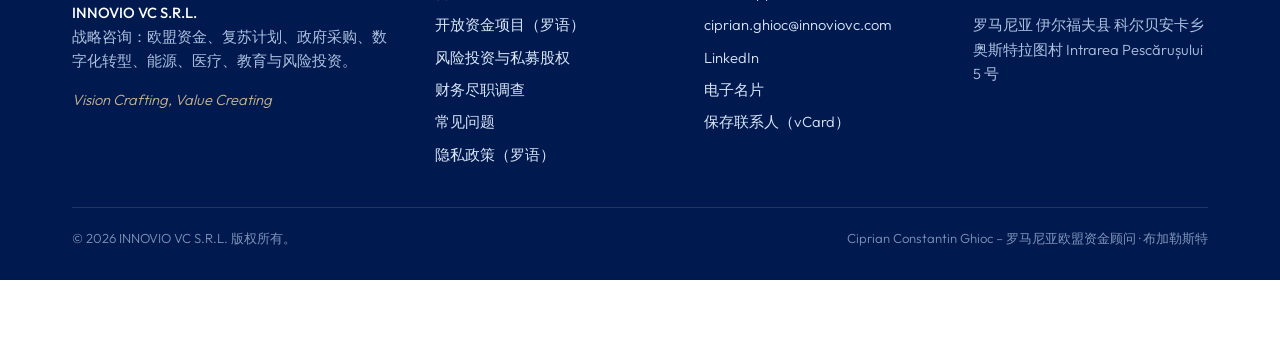
<file: zh/venture-capital.html>
<!doctype html>
<html lang="zh-Hans">
<head>
<meta charset="utf-8">
<meta http-equiv="Content-Security-Policy" content="default-src 'self'; script-src 'self'; style-src 'self' 'unsafe-inline'; img-src 'self' data:; font-src 'self'; connect-src 'self' https://api.web3forms.com; form-action 'self' https://api.web3forms.com; base-uri 'self'; object-src 'none'; upgrade-insecure-requests">
<meta name="referrer" content="strict-origin-when-cross-origin">
<meta name="viewport" content="width=device-width, initial-scale=1">
<title>获取国际风险投资与私募股权融资 | INNOVIO VC – Ciprian Ghioc</title>
<meta name="description" content="我们帮助罗马尼亚及中东欧企业获得风险投资和私募股权融资：融资策略、路演材料、财务模型、数据室、匹配国际投资者及条款清单谈判，并可结合欧盟补助进行混合融资。">
<meta name="keywords" content="罗马尼亚 风险投资, 罗马尼亚 私募股权, 中东欧 融资, 投资者对接, 路演材料, 条款清单, 混合融资 欧盟补助, INNOVIO VC">
<meta name="author" content="Ciprian Constantin Ghioc">
<meta name="robots" content="index, follow, max-image-preview:large">
<link rel="canonical" href="https://www.innoviovc.com/zh/venture-capital.html">
<link rel="alternate" hreflang="ro-RO" href="https://www.innoviovc.com/venture-capital-private-equity.html"><link rel="alternate" hreflang="en" href="https://www.innoviovc.com/en/venture-capital-private-equity.html"><link rel="alternate" hreflang="zh-Hans" href="https://www.innoviovc.com/zh/venture-capital.html"><link rel="alternate" hreflang="x-default" href="https://www.innoviovc.com/venture-capital-private-equity.html">
<meta name="geo.region" content="RO-IF"><meta name="geo.placename" content="Corbeanca, Ilfov">
<meta property="og:type" content="website"><meta property="og:locale" content="zh_CN">
<meta property="og:site_name" content="INNOVIO VC – Ciprian Constantin Ghioc">
<meta property="og:title" content="获取国际风险投资与私募股权融资 | INNOVIO VC – Ciprian Ghioc"><meta property="og:description" content="我们帮助罗马尼亚及中东欧企业获得风险投资和私募股权融资：融资策略、路演材料、财务模型、数据室、匹配国际投资者及条款清单谈判，并可结合欧盟补助进行混合融资。"><meta property="og:url" content="https://www.innoviovc.com/zh/venture-capital.html">
<meta property="og:image" content="https://www.innoviovc.com/assets/img/og-ciprian-ghioc-innovio-vc.jpg"><meta property="og:image:width" content="1200"><meta property="og:image:height" content="630">
<meta name="twitter:card" content="summary_large_image"><meta name="theme-color" content="#002A7E">
<link rel="icon" href="../favicon.ico" sizes="any"><link rel="icon" type="image/png" sizes="192x192" href="../assets/img/icon-192.png">
<link rel="apple-touch-icon" href="../assets/img/apple-touch-icon.png"><link rel="manifest" href="../site.webmanifest">
<link rel="preload" href="../assets/fonts/outfit-latin-300-normal.woff2" as="font" type="font/woff2" crossorigin>
<link rel="stylesheet" href="../assets/css/style.css">
<script type="application/ld+json">{"@context": "https://schema.org", "@graph": [{"@type": "Service", "name": "风险投资与私募股权", "description": "我们帮助罗马尼亚及中东欧企业获得风险投资和私募股权融资：融资策略、路演材料、财务模型、数据室、匹配国际投资者及条款清单谈判，并可结合欧盟补助进行混合融资。", "provider": {"@id": "https://www.innoviovc.com/#org"}, "areaServed": ["RO", "EU"], "url": "https://www.innoviovc.com/zh/venture-capital.html", "inLanguage": "zh-Hans"}, {"@type": "BreadcrumbList", "itemListElement": [{"@type": "ListItem", "position": 1, "name": "INNOVIO VC", "item": "https://www.innoviovc.com/zh/"}, {"@type": "ListItem", "position": 2, "name": "风险投资与私募股权", "item": "https://www.innoviovc.com/zh/venture-capital.html"}]}, {"@type": "FAQPage", "mainEntity": [{"@type": "Question", "name": "企业需要多大规模？", "acceptedAnswer": {"@type": "Answer", "text": "我们既服务首轮融资的初创企业，也服务寻求私募股权的成熟企业。关键在于增长潜力和团队质量。"}}, {"@type": "Question", "name": "可以把投资与欧盟资金结合吗？", "acceptedAnswer": {"@type": "Answer", "text": "可以。混合融资是我们的专长之一：欧盟补助和金融工具可以减少所需的股权融资，从而降低稀释。"}}, {"@type": "Question", "name": "你们保证获得投资吗？", "acceptedAnswer": {"@type": "Answer", "text": "不保证。投资决定由投资者作出。我们通过严谨的准备、合适的投资者名单和结构清晰的谈判来提高成功率。"}}]}]}</script>
</head>
<body>
<a class="skip" href="#main">跳到正文</a>
<header class="site-header">
 <div class="wrap">
  <a class="brand" href="../zh/" aria-label="INNOVIO VC"><img src="../assets/img/innovio-vc-logo-480.webp" width="240" height="43" alt="INNOVIO VC – Power on Ideas"></a>
  <button class="nav-toggle" aria-label="Menu" aria-expanded="false"><span></span><span></span><span></span></button>
  <nav class="nav" aria-label="Main">
   <a href="../zh/#despre">关于</a><a href="../zh/#servicii">服务</a><a href="../zh/#expertiza">专长</a>
   <a href="../zh/#fonduri">开放资金项目</a><a href="../zh/#intrebari">常见问题</a>
   <span class="lang-switch" aria-label="Language"><a href="../venture-capital-private-equity.html" hreflang="ro-RO" lang="ro-RO">RO</a><a href="../en/venture-capital-private-equity.html" hreflang="en" lang="en">EN</a><a href="../zh/venture-capital.html" hreflang="zh-Hans" lang="zh-Hans" aria-current="true">中文</a></span>
   <a class="btn btn-primary btn-sm" href="../zh/#contact">预约沟通</a>
  </nav>
 </div>
</header>
<main id="main">
<section class="page-hero"><svg class="hex-deco " viewBox="0 0 300 120" aria-hidden="true"><polygon points="134,0 148,8 148,24 134,32 120,24 120,8" fill="#5495D4"/><polygon points="166,0 180,8 180,24 166,32 152,24 152,8" fill="#D7EAD8"/><polygon points="198,0 212,8 212,24 198,32 184,24 184,8" fill="#3871B7"/><polygon points="230,0 244,8 244,24 230,32 216,24 216,8" fill="#52A6B2"/><polygon points="262,0 276,8 276,24 262,32 248,24 248,8" fill="#79C4FA"/><polygon points="118,28 132,36 132,52 118,60 104,52 104,36" fill="#5495D4"/><polygon points="150,28 164,36 164,52 150,60 136,52 136,36" fill="#B6CBD7"/><polygon points="182,28 196,36 196,52 182,60 168,52 168,36" fill="#79C4FA"/><polygon points="214,28 228,36 228,52 214,60 200,52 200,36" fill="#3871B7"/><polygon points="246,28 260,36 260,52 246,60 232,52 232,36" fill="#E5E8EC"/><polygon points="278,28 292,36 292,52 278,60 264,52 264,36" fill="#79C4FA"/><polygon points="102,56 116,64 116,80 102,88 88,80 88,64" fill="#B6CBD7"/><polygon points="134,56 148,64 148,80 134,88 120,80 120,64" fill="#3871B7"/><polygon points="166,56 180,64 180,80 166,88 152,80 152,64" fill="#E5E8EC"/><polygon points="198,56 212,64 212,80 198,88 184,80 184,64" fill="#009EE3"/><polygon points="230,56 244,64 244,80 230,88 216,80 216,64" fill="#5495D4"/><polygon points="262,56 276,64 276,80 262,88 248,80 248,64" fill="#D9DDE2"/></svg><div class="wrap">
 <div class="crumbs"><a href="../zh/">INNOVIO VC</a> / 风险投资与私募股权</div>
 <span class="eyebrow">核心业务 · 国际资本</span><h1>获取国际<strong>风险投资</strong>与<strong>私募股权</strong>融资</h1><p class="lead" style="color:#DCE6F7">适合希望比利润和补助更快增长的企业：我们帮助您做好融资准备，找到合适的基金，并陪伴您直至交易签署。</p>
 <div class="cta-row"><a class="btn btn-wa" href="https://wa.me/40724393484?text=Hello%20Mr%20Ghioc%2C%20I%20am%20interested%20in%20investing%20in%20Romania%20with%20EU%20funding%20(innoviovc.com%2Fzh)" target="_blank" rel="noopener"><svg viewBox="0 0 24 24" fill="currentColor" aria-hidden="true"><path d="M17.5 14.4c-.3-.1-1.8-.9-2-1-.3-.1-.5-.1-.7.1-.2.3-.8 1-.9 1.2-.2.2-.3.2-.6.1-.3-.1-1.3-.5-2.4-1.5-.9-.8-1.5-1.8-1.7-2.1-.2-.3 0-.5.1-.6l.4-.5c.2-.2.2-.3.3-.5.1-.2 0-.4 0-.5l-.9-2.2c-.2-.6-.5-.5-.7-.5h-.6c-.2 0-.5.1-.8.4-.3.3-1 1-1 2.5s1.1 2.9 1.2 3.1c.1.2 2.1 3.2 5.1 4.5.7.3 1.3.5 1.7.6.7.2 1.4.2 1.9.1.6-.1 1.8-.7 2-1.4.2-.7.2-1.3.2-1.4-.1-.2-.3-.3-.6-.4zM12 21.8c-1.8 0-3.5-.5-5-1.4l-.4-.2-3.7 1 1-3.6-.2-.4A9.8 9.8 0 1 1 12 21.8zm8.4-18.3A11.8 11.8 0 0 0 1.7 17.8L0 24l6.3-1.7A11.8 11.8 0 0 0 24 12c0-3.2-1.2-6.2-3.5-8.5z"/></svg> WhatsApp</a><a class="btn btn-ghost" href="mailto:ciprian.ghioc@innoviovc.com?subject=风险投资与私募股权%20(innoviovc.com)"><svg viewBox="0 0 24 24" fill="none" stroke="currentColor" stroke-width="1.8" stroke-linecap="round" stroke-linejoin="round" aria-hidden="true"><rect x="2" y="4" width="20" height="16" rx="2"/><path d="m22 6-10 7L2 6"/></svg> Email</a></div>
</div></section>
<section><div class="wrap"><div class="section-head"><h2>服务内容</h2></div><div class="grid grid-3"><article class="card"><h3>融资策略</h3><p>确定所需资本规模、融资阶段和资金来源：股权、债务、金融工具、欧盟补助或组合方案。</p></article><article class="card"><h3>融资准备</h3><p>路演材料、3–5 年财务模型、估值参考、资金使用计划以及投资者关注的关键指标。</p></article><article class="card"><h3>投资者对接</h3><p>根据行业、阶段和融资规模，匹配罗马尼亚及国际的风险投资基金、私募股权基金、战略投资者和家族办公室。</p></article><article class="card"><h3>数据室与尽职调查</h3><p>整理公司文件，准备投资者核查所需的答复。</p></article><article class="card"><h3>条款清单与谈判</h3><p>与您的律师一起分析投资要约、治理条款和退出条件。</p></article><article class="card"><h3>混合融资</h3><p>将私人资本与欧盟补助、金融工具（欧洲投资基金、欧洲复兴开发银行、母基金）及国家援助相结合，减少股权稀释。</p></article></div></div></section>
<section class="bg-mist"><div class="wrap about" style="align-items:start">
 <div><h2>适用对象</h2><ul class="ticks"><li>种子轮至 B 轮的科技初创与成长企业</li><li>计划扩张或并购的盈利中小企业</li><li>能源、医疗、数字化和工业领域企业</li><li>计划出售部分股权的创始人</li></ul></div>
 <div class="about-photo"><picture><source type="image/webp" srcset="../assets/img/ciprian-ghioc-ceo-innovio-vc-640.webp 640w, ../assets/img/ciprian-ghioc-ceo-innovio-vc-1200.webp 1200w" sizes="(max-width: 820px) 90vw, 480px"><img src="../assets/img/ciprian-ghioc-ceo-innovio-vc-1200.jpg" width="1200" height="960" alt="Ciprian Ghioc，INNOVIO VC 首席执行官，欧盟资金与政府采购专家" loading="lazy" decoding="async"></picture></div>
</div></section>
<section class="bg-admiral"><div class="wrap"><div class="section-head"><h2>工作流程</h2></div><div class="steps"><div class="step"><h3>诊断</h3><p>分析企业、市场与增长计划。</p></div><div class="step"><h3>准备</h3><p>投资者材料与数据室。</p></div><div class="step"><h3>对接</h3><p>向精选投资者路演。</p></div><div class="step"><h3>交易</h3><p>条款清单、尽职调查、签署。</p></div></div></div></section>
<section><div class="wrap"><div class="faq"><details><summary>企业需要多大规模？</summary><p>我们既服务首轮融资的初创企业，也服务寻求私募股权的成熟企业。关键在于增长潜力和团队质量。</p></details><details><summary>可以把投资与欧盟资金结合吗？</summary><p>可以。混合融资是我们的专长之一：欧盟补助和金融工具可以减少所需的股权融资，从而降低稀释。</p></details><details><summary>你们保证获得投资吗？</summary><p>不保证。投资决定由投资者作出。我们通过严谨的准备、合适的投资者名单和结构清晰的谈判来提高成功率。</p></details></div>
 <p style="margin-top:34px"><a class="btn btn-primary" href="../zh/#contact">与我们探讨您的融资计划 <svg viewBox="0 0 24 24" fill="none" stroke="currentColor" stroke-width="2" stroke-linecap="round" stroke-linejoin="round" aria-hidden="true"><path d="M5 12h14M13 5l7 7-7 7"/></svg></a></p></div></section>
</main>
<footer class="site-footer">
 <div class="wrap">
  <div class="cols">
   <div><span class="logo-card"><img src="../assets/img/innovio-vc-logo-480.webp" width="200" height="36" alt="INNOVIO VC" loading="lazy"></span>
    <p><strong style="color:#fff;font-weight:500">INNOVIO VC S.R.L.</strong><br>战略咨询：欧盟资金、复苏计划、政府采购、数字化转型、能源、医疗、教育与风险投资。</p><p style="font-style:italic;color:#C9B48E">Vision Crafting, Value Creating</p></div>
   <div><h2 class="fh">导航</h2><ul><li><a href="../zh/#despre">关于 Ciprian Ghioc</a></li><li><a href="../zh/#servicii">咨询服务</a></li><li><a href="../fonduri-europene/">开放资金项目（罗语）</a></li><li><a href="../zh/venture-capital.html">风险投资与私募股权</a></li><li><a href="../zh/due-diligence.html">财务尽职调查</a></li><li><a href="../zh/#intrebari">常见问题</a></li><li><a href="../politica-de-confidentialitate/">隐私政策（罗语）</a></li></ul></div>
   <div><h2 class="fh">联系方式</h2><ul><li><a href="tel:+40724393484">+40 724 393 484</a></li><li><a href="https://wa.me/40724393484?text=Hello%20Mr%20Ghioc%2C%20I%20am%20interested%20in%20investing%20in%20Romania%20with%20EU%20funding%20(innoviovc.com%2Fzh)" rel="noopener" target="_blank">WhatsApp</a></li><li><a href="mailto:ciprian.ghioc@innoviovc.com">ciprian.ghioc@innoviovc.com</a></li><li><a href="https://www.linkedin.com/in/ciprian-constantin-ghioc-409647b0" rel="noopener" target="_blank">LinkedIn</a></li><li><a href="https://dixid.cards/cippy282-dl3j" rel="noopener" target="_blank">电子名片</a></li><li><a href="../ciprian-ghioc.vcf" download>保存联系人（vCard）</a></li></ul></div>
   <div><h2 class="fh">公司信息</h2><ul><li>CUI 47533824</li><li>J2023001587406</li><li>罗马尼亚 伊尔福夫县 科尔贝安卡乡 奥斯特拉图村 Intrarea Pescărușului 5 号</li></ul></div>
  </div>
  <div class="legal"><span>© <span data-year>2026</span> INNOVIO VC S.R.L. 版权所有。</span><span>Ciprian Constantin Ghioc – 罗马尼亚欧盟资金顾问 · 布加勒斯特</span></div>
 </div>
</footer>
<div class="contact-bar" role="complementary" aria-label="Contact">
 <a class="cb-phone" href="tel:+40724393484" aria-label="电话: +40 724 393 484"><svg viewBox="0 0 24 24" fill="none" stroke="currentColor" stroke-width="1.8" stroke-linecap="round" stroke-linejoin="round" aria-hidden="true"><path d="M22 16.9v3a2 2 0 0 1-2.2 2 19.8 19.8 0 0 1-8.6-3.1 19.5 19.5 0 0 1-6-6A19.8 19.8 0 0 1 2.1 4.2 2 2 0 0 1 4.1 2h3a2 2 0 0 1 2 1.7c.1.9.4 1.8.7 2.7a2 2 0 0 1-.5 2.1L8 9.8a16 16 0 0 0 6 6l1.3-1.3a2 2 0 0 1 2.1-.4c.9.3 1.8.6 2.7.7a2 2 0 0 1 1.7 2z"/></svg><span>电话</span></a>
 <a class="cb-wa" href="https://wa.me/40724393484?text=Hello%20Mr%20Ghioc%2C%20I%20am%20interested%20in%20investing%20in%20Romania%20with%20EU%20funding%20(innoviovc.com%2Fzh)" target="_blank" rel="noopener" aria-label="WhatsApp"><svg viewBox="0 0 24 24" fill="currentColor" aria-hidden="true"><path d="M17.5 14.4c-.3-.1-1.8-.9-2-1-.3-.1-.5-.1-.7.1-.2.3-.8 1-.9 1.2-.2.2-.3.2-.6.1-.3-.1-1.3-.5-2.4-1.5-.9-.8-1.5-1.8-1.7-2.1-.2-.3 0-.5.1-.6l.4-.5c.2-.2.2-.3.3-.5.1-.2 0-.4 0-.5l-.9-2.2c-.2-.6-.5-.5-.7-.5h-.6c-.2 0-.5.1-.8.4-.3.3-1 1-1 2.5s1.1 2.9 1.2 3.1c.1.2 2.1 3.2 5.1 4.5.7.3 1.3.5 1.7.6.7.2 1.4.2 1.9.1.6-.1 1.8-.7 2-1.4.2-.7.2-1.3.2-1.4-.1-.2-.3-.3-.6-.4zM12 21.8c-1.8 0-3.5-.5-5-1.4l-.4-.2-3.7 1 1-3.6-.2-.4A9.8 9.8 0 1 1 12 21.8zm8.4-18.3A11.8 11.8 0 0 0 1.7 17.8L0 24l6.3-1.7A11.8 11.8 0 0 0 24 12c0-3.2-1.2-6.2-3.5-8.5z"/></svg><span>WhatsApp</span></a>
 <a class="cb-mail" href="mailto:ciprian.ghioc@innoviovc.com?subject=Consulting%20request%20(innoviovc.com%2Fzh)" aria-label="邮件 Email"><svg viewBox="0 0 24 24" fill="none" stroke="currentColor" stroke-width="1.8" stroke-linecap="round" stroke-linejoin="round" aria-hidden="true"><rect x="2" y="4" width="20" height="16" rx="2"/><path d="m22 6-10 7L2 6"/></svg><span>邮件</span></a>
 <a class="cb-qr" href="https://wa.me/40724393484?text=Hello%20Mr%20Ghioc%2C%20I%20am%20interested%20in%20investing%20in%20Romania%20with%20EU%20funding%20(innoviovc.com%2Fzh)" target="_blank" rel="noopener" aria-label="QR WhatsApp"><svg viewBox="0 0 24 24" fill="none" stroke="currentColor" stroke-width="1.8" aria-hidden="true"><rect x="3" y="3" width="7" height="7"/><rect x="14" y="3" width="7" height="7"/><rect x="3" y="14" width="7" height="7"/><path d="M14 14h3v3h-3zM20 14v.01M17 20h4v1M14 20v1"/></svg><span class="pop"><img src="../assets/img/qr-whatsapp-ciprian-ghioc.png" width="146" height="146" alt="QR WhatsApp" loading="lazy">扫码 WhatsApp</span></a>
</div>
<div class="modal" id="apply-modal" aria-hidden="true" role="dialog" aria-labelledby="apply-title">
 <div class="modal-box"><button class="modal-close" aria-label="×">×</button>
  <h3 id="apply-title">立即申请 – 获取咨询报价</h3><div class="call-name"></div>
  <form class="lead-form" style="box-shadow:none;padding:0">
   <div class="row2"><label>姓名<input name="a_name" autocomplete="name"></label><label>电话<input name="a_phone" autocomplete="tel"></label></div>
   <label>公司 / 机构<input name="a_company" autocomplete="organization"></label>
   <label>项目详情（可选）<textarea name="a_msg" placeholder="例如：行业、预计投资额、地区"></textarea></label>
   <div class="btns"><button type="button" class="btn btn-primary" data-send="email"><svg viewBox="0 0 24 24" fill="none" stroke="currentColor" stroke-width="1.8" stroke-linecap="round" stroke-linejoin="round" aria-hidden="true"><rect x="2" y="4" width="20" height="16" rx="2"/><path d="m22 6-10 7L2 6"/></svg> 通过邮件发送</button><button type="button" class="btn btn-wa" data-send="wa"><svg viewBox="0 0 24 24" fill="currentColor" aria-hidden="true"><path d="M17.5 14.4c-.3-.1-1.8-.9-2-1-.3-.1-.5-.1-.7.1-.2.3-.8 1-.9 1.2-.2.2-.3.2-.6.1-.3-.1-1.3-.5-2.4-1.5-.9-.8-1.5-1.8-1.7-2.1-.2-.3 0-.5.1-.6l.4-.5c.2-.2.2-.3.3-.5.1-.2 0-.4 0-.5l-.9-2.2c-.2-.6-.5-.5-.7-.5h-.6c-.2 0-.5.1-.8.4-.3.3-1 1-1 2.5s1.1 2.9 1.2 3.1c.1.2 2.1 3.2 5.1 4.5.7.3 1.3.5 1.7.6.7.2 1.4.2 1.9.1.6-.1 1.8-.7 2-1.4.2-.7.2-1.3.2-1.4-.1-.2-.3-.3-.6-.4zM12 21.8c-1.8 0-3.5-.5-5-1.4l-.4-.2-3.7 1 1-3.6-.2-.4A9.8 9.8 0 1 1 12 21.8zm8.4-18.3A11.8 11.8 0 0 0 1.7 17.8L0 24l6.3-1.7A11.8 11.8 0 0 0 24 12c0-3.2-1.2-6.2-3.5-8.5z"/></svg> 通过 WhatsApp 发送</button></div>
   <p class="note">“通过电子邮件发送”会经由 Web3Forms 服务将消息直接发送给我们；WhatsApp 将打开并预先填好消息。本网站不使用 Cookie，也不存储数据。<a href="/politica-de-confidentialitate/">隐私说明（罗马尼亚语）</a></p>
  </form></div>
</div>
<script src="../assets/js/main.js" defer></script>
</body>
</html>
</file>
<file: assets/css/style.css>
/* Outfit self-hosted (SIL OFL 1.1, via @fontsource/outfit) */
@font-face{font-family:'Outfit';font-style:normal;font-display:swap;font-weight:200;src:url(../fonts/outfit-latin-ext-200-normal.woff2) format('woff2');unicode-range:U+0100-02BA,U+02BD-02C5,U+02C7-02CC,U+02CE-02D7,U+02DD-02FF,U+0304,U+0308,U+0329,U+1D00-1DBF,U+1E00-1E9F,U+1EF2-1EFF,U+2020,U+20A0-20AB,U+20AD-20C0,U+2113,U+2C60-2C7F,U+A720-A7FF}
@font-face{font-family:'Outfit';font-style:normal;font-display:swap;font-weight:200;src:url(../fonts/outfit-latin-200-normal.woff2) format('woff2');unicode-range:U+0000-00FF,U+0131,U+0152-0153,U+02BB-02BC,U+02C6,U+02DA,U+02DC,U+0304,U+0308,U+0329,U+2000-206F,U+20AC,U+2122,U+2191,U+2193,U+2212,U+2215,U+FEFF,U+FFFD}
@font-face{font-family:'Outfit';font-style:normal;font-display:swap;font-weight:300;src:url(../fonts/outfit-latin-ext-300-normal.woff2) format('woff2');unicode-range:U+0100-02BA,U+02BD-02C5,U+02C7-02CC,U+02CE-02D7,U+02DD-02FF,U+0304,U+0308,U+0329,U+1D00-1DBF,U+1E00-1E9F,U+1EF2-1EFF,U+2020,U+20A0-20AB,U+20AD-20C0,U+2113,U+2C60-2C7F,U+A720-A7FF}
@font-face{font-family:'Outfit';font-style:normal;font-display:swap;font-weight:300;src:url(../fonts/outfit-latin-300-normal.woff2) format('woff2');unicode-range:U+0000-00FF,U+0131,U+0152-0153,U+02BB-02BC,U+02C6,U+02DA,U+02DC,U+0304,U+0308,U+0329,U+2000-206F,U+20AC,U+2122,U+2191,U+2193,U+2212,U+2215,U+FEFF,U+FFFD}
@font-face{font-family:'Outfit';font-style:normal;font-display:swap;font-weight:400;src:url(../fonts/outfit-latin-ext-400-normal.woff2) format('woff2');unicode-range:U+0100-02BA,U+02BD-02C5,U+02C7-02CC,U+02CE-02D7,U+02DD-02FF,U+0304,U+0308,U+0329,U+1D00-1DBF,U+1E00-1E9F,U+1EF2-1EFF,U+2020,U+20A0-20AB,U+20AD-20C0,U+2113,U+2C60-2C7F,U+A720-A7FF}
@font-face{font-family:'Outfit';font-style:normal;font-display:swap;font-weight:400;src:url(../fonts/outfit-latin-400-normal.woff2) format('woff2');unicode-range:U+0000-00FF,U+0131,U+0152-0153,U+02BB-02BC,U+02C6,U+02DA,U+02DC,U+0304,U+0308,U+0329,U+2000-206F,U+20AC,U+2122,U+2191,U+2193,U+2212,U+2215,U+FEFF,U+FFFD}
@font-face{font-family:'Outfit';font-style:normal;font-display:swap;font-weight:500;src:url(../fonts/outfit-latin-ext-500-normal.woff2) format('woff2');unicode-range:U+0100-02BA,U+02BD-02C5,U+02C7-02CC,U+02CE-02D7,U+02DD-02FF,U+0304,U+0308,U+0329,U+1D00-1DBF,U+1E00-1E9F,U+1EF2-1EFF,U+2020,U+20A0-20AB,U+20AD-20C0,U+2113,U+2C60-2C7F,U+A720-A7FF}
@font-face{font-family:'Outfit';font-style:normal;font-display:swap;font-weight:500;src:url(../fonts/outfit-latin-500-normal.woff2) format('woff2');unicode-range:U+0000-00FF,U+0131,U+0152-0153,U+02BB-02BC,U+02C6,U+02DA,U+02DC,U+0304,U+0308,U+0329,U+2000-206F,U+20AC,U+2122,U+2191,U+2193,U+2212,U+2215,U+FEFF,U+FFFD}
/* INNOVIO VC — Ciprian Constantin Ghioc · brand: Admiral Blue #002A7E, Cyan #009EE3, hex palette */
:root{
  --admiral:#002A7E; --admiral-2:#0B3A96; --ink:#0D1B3A; --text:#3A4560; --muted:#6B7591;
  --cyan:#009EE3; --mid:#3871B7; --sky:#79C4FA; --teal:#52A6B2; --mint:#D7EAD8; --gray:#B6CBD7;
  --mist:#F2F6FC; --line:#E1E7F0; --gold:#B08D57; --wa:#1DA851;
  --r:14px; --shadow:0 10px 30px -12px rgba(0,42,126,.25);
  --font:"Outfit",system-ui,-apple-system,"Segoe UI",Roboto,Arial,sans-serif;
  --wrap:1180px;
}
*{box-sizing:border-box}
html{scroll-behavior:smooth;scroll-padding-top:84px}
body{margin:0;font-family:var(--font);font-weight:300;color:var(--text);background:#fff;font-size:17px;line-height:1.65;-webkit-font-smoothing:antialiased;padding-bottom:84px}
img{max-width:100%;height:auto;display:block}
a{color:var(--admiral);text-decoration:none}
a:hover{color:var(--cyan)}
h1,h2,h3,h4{font-family:var(--font);color:var(--ink);line-height:1.15;margin:0 0 .5em;font-weight:300;letter-spacing:-.01em}
h1{font-size:clamp(2.1rem,4.6vw,3.6rem);font-weight:200}
h1 strong,h2 strong{font-weight:500;color:var(--admiral)}
h2{font-size:clamp(1.7rem,3.2vw,2.6rem);font-weight:200}
h3{font-size:1.2rem;font-weight:500}
p{margin:0 0 1em}
.wrap{max-width:var(--wrap);margin:0 auto;padding:0 22px}
.sr-only{position:absolute;width:1px;height:1px;overflow:hidden;clip:rect(0 0 0 0)}
.skip{position:absolute;left:-999px;top:0;background:var(--admiral);color:#fff;padding:10px 16px;z-index:100}
.skip:focus{left:10px}
.eyebrow{display:inline-flex;align-items:center;gap:10px;font-size:.78rem;letter-spacing:.18em;text-transform:uppercase;color:var(--cyan);font-weight:500;margin-bottom:14px}
.eyebrow:before{content:"";width:28px;height:2px;background:var(--cyan)}
.lead{font-size:1.15rem;color:var(--text);max-width:640px}

/* buttons */
.btn{display:inline-flex;align-items:center;gap:10px;padding:13px 22px;border-radius:999px;font-weight:500;font-size:.98rem;border:1.5px solid transparent;cursor:pointer;transition:.2s;font-family:var(--font);line-height:1}
.btn svg{width:18px;height:18px;flex:none}
.btn-primary{background:var(--admiral);color:#fff}
.btn-primary:hover{background:var(--cyan);color:#fff}
.btn-wa{background:var(--wa);color:#fff}
.btn-wa:hover{background:#178c43;color:#fff}
.btn-ghost{border-color:var(--admiral);color:var(--admiral);background:#fff}
.btn-ghost:hover{background:var(--admiral);color:#fff}
.btn-sm{padding:9px 15px;font-size:.88rem}

/* header */
.site-header{position:sticky;top:0;z-index:50;background:rgba(255,255,255,.94);backdrop-filter:saturate(1.4) blur(10px);border-bottom:1px solid var(--line)}
.site-header .wrap{display:flex;align-items:center;justify-content:space-between;height:74px;gap:20px}
.brand img{height:40px;width:auto}
.nav{display:flex;align-items:center;gap:26px}
.nav a{color:var(--ink);font-size:.95rem;font-weight:400}
.nav a:hover,.nav a[aria-current]{color:var(--cyan)}
.nav a.btn,.nav a.btn:hover{color:#fff}
.nav-toggle{display:none;background:none;border:0;padding:8px;cursor:pointer}
.nav-toggle span{display:block;width:24px;height:2px;background:var(--admiral);margin:5px 0}

/* hero */
.hero{position:relative;overflow:hidden;background:linear-gradient(180deg,#fff 0%,var(--mist) 100%)}
.hero .wrap{display:grid;grid-template-columns:1.1fr .9fr;gap:40px;align-items:end;padding-top:80px}
.hero-text{padding-bottom:64px;align-self:center}
.hero h1{margin-bottom:.35em}
.hero .who{font-size:1.05rem;color:var(--ink);margin-bottom:18px}
.hero .who b{font-weight:500}
.cta-row{display:flex;flex-wrap:wrap;gap:12px;margin:26px 0 30px}
.creds{display:flex;flex-wrap:wrap;gap:10px;list-style:none;padding:0;margin:0}
.creds li{background:#fff;border:1px solid var(--line);border-radius:999px;padding:7px 14px;font-size:.86rem;color:var(--ink)}
.creds li b{color:var(--admiral);font-weight:500}
.hero-photo{position:relative;align-self:end}
.hero-photo picture img{position:relative;z-index:2;width:100%;max-width:480px;margin-left:auto;border-radius:220px 220px 0 0;object-fit:cover;aspect-ratio:4/5;object-position:50% 20%}
.hero-photo:before{content:"";position:absolute;right:-6%;bottom:0;width:92%;aspect-ratio:1;border-radius:50%;background:radial-gradient(circle at 30% 30%,var(--sky),var(--admiral) 70%);opacity:.18;z-index:1}
.hex-deco{position:absolute;pointer-events:none;opacity:.9}
.hex-deco.tl{top:26px;left:max(22px,calc(50% - 570px));width:170px;opacity:.75}
.seal{position:absolute;z-index:3;left:-4%;bottom:44px;width:118px;filter:drop-shadow(0 8px 18px rgba(0,0,0,.18))}

/* sections */
section{padding:92px 0}
.section-head{max-width:760px;margin-bottom:46px}
.bg-mist{background:var(--mist)}
.bg-admiral{background:var(--admiral);color:#DCE6F7}
.bg-admiral h2,.bg-admiral h3{color:#fff}
.bg-admiral .eyebrow{color:var(--sky)}.bg-admiral .eyebrow:before{background:var(--sky)}

/* about */
.about{display:grid;grid-template-columns:.85fr 1.15fr;gap:60px;align-items:center}
.about-photo{position:relative}
.about-photo img{border-radius:var(--r);box-shadow:var(--shadow);aspect-ratio:4/5;object-fit:cover;object-position:60% 30%}
.about-photo .badge{position:absolute;right:-18px;bottom:28px;background:#fff;border-radius:12px;padding:14px 18px;box-shadow:var(--shadow);font-size:.9rem;line-height:1.35;max-width:220px}
.about-photo .badge b{display:block;color:var(--admiral);font-weight:500;font-size:1rem}
.motto{font-size:1.3rem;font-weight:200;color:var(--admiral);border-left:3px solid var(--gold);padding-left:18px;margin:26px 0;font-style:italic}
.facts{display:grid;grid-template-columns:repeat(2,1fr);gap:14px;margin-top:24px}
.fact{background:var(--mist);border-radius:12px;padding:16px 18px}
.fact b{display:block;color:var(--admiral);font-weight:500}
.fact span{font-size:.92rem}

/* services */
.grid{display:grid;gap:22px}
.grid-4{grid-template-columns:repeat(4,1fr)}
.grid-3{grid-template-columns:repeat(3,1fr)}
.card{background:#fff;border:1px solid var(--line);border-radius:var(--r);padding:28px 24px;transition:.25s;position:relative}
.card:hover{border-color:transparent;box-shadow:var(--shadow);transform:translateY(-3px)}
.card .ico{width:50px;height:50px;border-radius:12px;display:grid;place-items:center;background:linear-gradient(135deg,var(--admiral),var(--mid));color:#fff;margin-bottom:18px}
.card .ico svg{width:26px;height:26px}
.card p{font-size:.95rem;margin:0}
.card ul{margin:12px 0 0;padding-left:18px;font-size:.9rem}

/* process */
.steps{counter-reset:s;display:grid;grid-template-columns:repeat(4,1fr);gap:22px}
.step{position:relative;padding:26px 22px;border-radius:var(--r);background:rgba(255,255,255,.06);border:1px solid rgba(255,255,255,.14)}
.step:before{counter-increment:s;content:"0" counter(s);font-size:2.6rem;font-weight:200;color:var(--sky);display:block;line-height:1;margin-bottom:14px}
.step p{font-size:.94rem;margin:0}

/* programs */
.chips{display:flex;flex-wrap:wrap;gap:10px;list-style:none;padding:0;margin:0}
.chips li{border:1px solid var(--line);background:#fff;border-radius:999px;padding:9px 16px;font-size:.92rem;color:var(--ink)}
.chips li:hover{border-color:var(--cyan);color:var(--admiral)}

/* funding cards */
.calls{display:grid;grid-template-columns:repeat(3,1fr);gap:20px}
.call{display:flex;flex-direction:column;background:#fff;border:1px solid var(--line);border-radius:var(--r);padding:22px;transition:.2s}
.call:hover{box-shadow:var(--shadow);border-color:transparent}
.call .tag{align-self:flex-start;font-size:.72rem;letter-spacing:.08em;text-transform:uppercase;font-weight:500;color:var(--admiral);background:#E6EEFB;border-radius:6px;padding:4px 8px;margin-bottom:12px}
.call .tag.urgent{background:#FFF1E0;color:#A35B00}
.call h3{font-size:1.02rem;line-height:1.35;margin-bottom:10px}
.call h3 a{color:var(--ink)}
.call h3 a:hover{color:var(--cyan)}
.call dl{display:grid;grid-template-columns:auto 1fr;gap:4px 12px;font-size:.86rem;margin:0 0 16px}
.call dt{color:var(--muted)}
.call dd{margin:0;color:var(--ink);font-weight:400}
.call .actions{margin-top:auto;display:flex;gap:8px;flex-wrap:wrap;align-items:center}
.call .src{font-size:.82rem;color:var(--muted)}
.updated{font-size:.88rem;color:var(--muted)}
.toolbar{display:flex;flex-wrap:wrap;gap:12px;align-items:center;margin-bottom:26px}
.toolbar input{flex:1 1 260px;padding:12px 16px;border:1px solid var(--line);border-radius:999px;font:inherit;font-size:.95rem}
.filters{display:flex;flex-wrap:wrap;gap:8px}
.filters button{border:1px solid var(--line);background:#fff;border-radius:999px;padding:8px 14px;font:inherit;font-size:.86rem;cursor:pointer;color:var(--ink)}
.filters button[aria-pressed=true]{background:var(--admiral);border-color:var(--admiral);color:#fff}

/* faq */
.faq{max-width:860px}
.faq details{border-bottom:1px solid var(--line);padding:18px 0}
.faq summary{cursor:pointer;font-weight:400;color:var(--ink);font-size:1.08rem;list-style:none;display:flex;justify-content:space-between;gap:20px}
.faq summary:after{content:"+";color:var(--cyan);font-size:1.5rem;line-height:1}
.faq details[open] summary:after{content:"–"}
.faq details p{margin:12px 0 0}

/* contact */
.contact{display:grid;grid-template-columns:1fr 1fr;gap:40px}
.contact-list{list-style:none;padding:0;margin:0 0 24px;display:grid;gap:12px}
.contact-list li{display:flex;gap:14px;align-items:center;background:#fff;border:1px solid var(--line);border-radius:12px;padding:14px 18px}
.contact-list .k{width:36px;height:36px;border-radius:10px;display:grid;place-items:center;background:var(--mist);color:var(--admiral);flex:none}
.contact-list .k svg{width:18px;height:18px}
.contact-list small{display:block;color:var(--muted);font-size:.8rem}
.qr-box{display:flex;gap:18px;align-items:center;background:#fff;border:1px solid var(--line);border-radius:12px;padding:16px}
.qr-box img{width:120px;height:120px}
form.lead-form{background:#fff;border-radius:var(--r);padding:30px;box-shadow:var(--shadow);display:grid;gap:14px}
.lead-form label{font-size:.85rem;color:var(--muted);display:grid;gap:6px}
.lead-form input,.lead-form textarea,.lead-form select{font:inherit;font-size:.98rem;padding:12px 14px;border:1px solid var(--line);border-radius:10px;width:100%;color:var(--ink)}
.lead-form textarea{min-height:110px;resize:vertical}
.lead-form .row2{display:grid;grid-template-columns:1fr 1fr;gap:14px}
.lead-form .btns{display:flex;gap:10px;flex-wrap:wrap}
.lead-form .note{font-size:.8rem;color:var(--muted);margin:0}

/* footer */
.site-footer{background:#001A50;color:#AFC0DE;padding:64px 0 30px;font-size:.92rem}
.site-footer .cols{display:grid;grid-template-columns:1.4fr 1fr 1fr 1fr;gap:34px}
.site-footer h4,.site-footer h2.fh{color:#fff;font-size:.95rem;font-weight:500;margin-bottom:14px;letter-spacing:0;font-family:var(--font)}
.site-footer a{color:#DCE6F7}
.site-footer a:hover{color:var(--sky)}
.site-footer ul{list-style:none;padding:0;margin:0;display:grid;gap:8px}
.site-footer .logo-card{background:#fff;border-radius:10px;padding:12px 14px;display:inline-block;margin-bottom:16px}
.site-footer .logo-card img{height:36px;width:auto}
.site-footer .legal{border-top:1px solid rgba(255,255,255,.12);margin-top:40px;padding-top:20px;display:flex;flex-wrap:wrap;justify-content:space-between;gap:10px;font-size:.82rem;color:#7F93B8}

/* sticky contact bar — always visible */
.contact-bar{position:fixed;left:50%;bottom:14px;transform:translateX(-50%);z-index:60;display:flex;gap:6px;background:#fff;padding:6px;border-radius:999px;box-shadow:0 12px 34px -10px rgba(0,20,70,.45);border:1px solid var(--line)}
.contact-bar a{display:flex;align-items:center;gap:8px;padding:11px 18px;border-radius:999px;font-weight:500;font-size:.92rem;color:#fff;white-space:nowrap}
.contact-bar a svg{width:18px;height:18px}
.contact-bar .cb-phone{background:var(--admiral)}
.contact-bar .cb-wa{background:var(--wa)}
.contact-bar .cb-mail{background:var(--cyan)}
.contact-bar a:hover{filter:brightness(1.08);color:#fff}
.contact-bar .cb-qr{position:relative;background:var(--mist);color:var(--admiral);padding:11px 13px}
.contact-bar .cb-qr .pop{display:none;position:absolute;bottom:56px;right:0;background:#fff;border-radius:12px;padding:12px;box-shadow:var(--shadow);border:1px solid var(--line);text-align:center;color:var(--ink);font-size:.8rem;font-weight:400;width:170px}
.contact-bar .cb-qr:hover .pop,.contact-bar .cb-qr:focus .pop{display:block}
.contact-bar .cb-qr .pop img{width:146px;height:146px;margin:0 auto 6px}

/* modal */
.modal{position:fixed;inset:0;background:rgba(0,20,60,.55);display:none;align-items:center;justify-content:center;z-index:80;padding:16px}
.modal.open{display:flex}
.modal-box{background:#fff;border-radius:16px;max-width:520px;width:100%;padding:28px;position:relative;max-height:92vh;overflow:auto}
.modal-box h3{font-size:1.25rem}
.modal-box .call-name{background:var(--mist);border-radius:10px;padding:12px 14px;font-size:.92rem;color:var(--ink);margin-bottom:16px}
.modal-close{position:absolute;right:14px;top:10px;background:none;border:0;font-size:1.8rem;cursor:pointer;color:var(--muted)}

/* page hero (subpages) */
.page-hero{background:linear-gradient(135deg,var(--admiral),#003FA8 60%,var(--mid));color:#DCE6F7;padding:70px 0 60px;position:relative;overflow:hidden}
.page-hero h1{color:#fff}
.page-hero .eyebrow{color:var(--sky)}.page-hero .eyebrow:before{background:var(--sky)}
.page-hero .hex-deco{right:-30px;top:10px;width:340px;opacity:.35}
.crumbs{font-size:.85rem;margin-bottom:18px;color:#A9BEE4}.crumbs a{color:#fff}
.prose{max-width:820px}
.prose h2{font-size:1.5rem;margin-top:1.6em}

/* responsive */
@media (max-width:1020px){
  .grid-4{grid-template-columns:repeat(2,1fr)}
  .steps{grid-template-columns:repeat(2,1fr)}
  .calls,.grid-3{grid-template-columns:repeat(2,1fr)}
  .site-footer .cols{grid-template-columns:1fr 1fr}
}
@media (max-width:820px){
  body{font-size:16px}
  .nav{display:none;position:absolute;top:74px;left:0;right:0;background:#fff;flex-direction:column;align-items:flex-start;padding:16px 22px 22px;border-bottom:1px solid var(--line);gap:14px}
  .nav.open{display:flex}
  .nav-toggle{display:block}
  .hero .wrap{grid-template-columns:1fr;padding-top:34px}
  .hero-text{padding-bottom:10px}
  .hero-photo img{max-width:360px;margin:0 auto}
  .seal{width:90px;left:4%}
  .about,.contact{grid-template-columns:1fr}
  .about-photo .badge{right:12px}
  section{padding:64px 0}
  .contact-bar{left:0;right:0;bottom:0;transform:none;border-radius:0;justify-content:space-around;padding:8px;border:0;border-top:1px solid var(--line)}
  .contact-bar a{padding:10px 12px;font-size:.85rem;flex:1;justify-content:center}
  .contact-bar .cb-qr{display:none}
  body{padding-bottom:70px}
}
@media (max-width:560px){
  .grid-4,.steps,.calls,.grid-3,.facts{grid-template-columns:1fr}
  .site-footer .cols{grid-template-columns:1fr}
  .lead-form .row2{grid-template-columns:1fr}
  .contact-bar a span{display:none}
  .brand img{height:32px}
}
@media (prefers-reduced-motion:reduce){*{transition:none!important;scroll-behavior:auto!important}}
/* language switch */
.lang-switch{display:inline-flex;border:1px solid var(--line);border-radius:999px;overflow:hidden}
.lang-switch a{padding:6px 10px;font-size:.82rem;color:var(--ink);font-weight:400}
.lang-switch a[aria-current]{background:var(--admiral);color:#fff}
.lang-switch a:hover{color:var(--cyan)}.lang-switch a[aria-current]:hover{color:#fff}
html[lang^=zh] body{font-family:"Outfit","PingFang SC","Hiragino Sans GB","Microsoft YaHei","Noto Sans SC",system-ui,sans-serif}
html[lang^=zh] h1,html[lang^=zh] h2{font-weight:300;letter-spacing:0}
/* key services band */
.key-band{background:linear-gradient(135deg,#F2F6FC 0%,#E6EEFB 100%)}
.kgrid{display:grid;grid-template-columns:1fr 1fr;gap:24px}
.kcard{background:#fff;border-radius:16px;padding:34px 30px;box-shadow:var(--shadow);border-top:4px solid var(--cyan);display:flex;flex-direction:column;gap:6px}
.kcard:nth-child(2){border-top-color:var(--gold)}
.kcard .ico{width:54px;height:54px;border-radius:14px;display:grid;place-items:center;background:linear-gradient(135deg,var(--admiral),var(--mid));color:#fff;margin-bottom:12px}
.kcard .ico svg{width:28px;height:28px}
.kcard h3{font-size:1.45rem;font-weight:400}
.kcard p{flex:1}
.kcard .btn{align-self:flex-start;margin-top:10px}
.ticks{list-style:none;padding:0;margin:0;display:grid;gap:12px}
.ticks li{padding-left:30px;position:relative}
.ticks li:before{content:"";position:absolute;left:0;top:.45em;width:16px;height:9px;border-left:2px solid var(--cyan);border-bottom:2px solid var(--cyan);transform:rotate(-45deg)}
@media (max-width:820px){.kgrid{grid-template-columns:1fr}}
.page-hero h1 strong{color:#fff;font-weight:500}
/* ---- responsive refinements: phone / tablet / desktop ---- */
html{-webkit-text-size-adjust:100%}
img{max-width:100%}
@media (max-width:1100px){
  .nav{display:none;position:absolute;top:74px;left:0;right:0;background:#fff;flex-direction:column;align-items:stretch;padding:14px 22px 22px;border-bottom:1px solid var(--line);gap:4px;box-shadow:0 18px 30px -18px rgba(0,30,80,.35);max-height:calc(100vh - 74px);overflow:auto}
  .nav.open{display:flex}
  .nav>a{padding:12px 4px;border-bottom:1px solid var(--line);font-size:1.02rem}
  .nav .btn{justify-content:center;margin-top:10px;padding:14px 18px;border-bottom:0}
  .nav .lang-switch{align-self:flex-start;margin-top:12px}
  .nav-toggle{display:block}
}
@media (max-width:1020px) and (min-width:821px){
  .hero .wrap{grid-template-columns:1fr .8fr;gap:28px}
  .about{gap:36px}
}
@media (max-width:820px){
  .hex-deco.tl{display:none}
  .hero .wrap{padding-top:26px}
  .hero-photo img{max-width:420px}
  .section-head{margin-bottom:30px}
  .lang-switch a{padding:10px 14px;font-size:.95rem}
  .lead-form input,.lead-form textarea,.lead-form select,.toolbar input{font-size:16px}
  .page-hero{padding:48px 0 40px}
  .page-hero .hex-deco{width:220px;opacity:.25}
  .call .actions .btn{flex:1 1 auto;justify-content:center}
  .faq summary{font-size:1rem}
  .kcard{padding:26px 22px}
  .steps{gap:14px}
  .contact-bar{padding-bottom:calc(8px + env(safe-area-inset-bottom))}
  body{padding-bottom:calc(72px + env(safe-area-inset-bottom))}
  .site-footer{padding-bottom:20px}
}
@media (max-width:560px){
  .wrap{padding:0 18px}
  h1{font-size:2rem}
  h2{font-size:1.6rem}
  .hero .cta-row{flex-direction:column;align-items:stretch}
  .hero .cta-row .btn{justify-content:center;padding:15px 18px}
  .creds li{font-size:.82rem}
  .seal{width:76px;left:2%;bottom:20px}
  .about-photo .badge{position:static;margin-top:-30px;margin-left:16px;margin-right:16px;max-width:none;position:relative}
  .filters{flex-wrap:nowrap;overflow-x:auto;padding-bottom:6px;-webkit-overflow-scrolling:touch;scrollbar-width:none}
  .filters button{flex:none;padding:10px 14px}
  .toolbar .updated{width:100%}
  .call{padding:18px}
  .call dl{grid-template-columns:72px 1fr}
  .qr-box img{width:96px;height:96px}
  .contact-list li{padding:12px 14px;word-break:break-word}
  .lead-form{padding:22px 18px}
  .site-footer .legal{flex-direction:column}
  .contact-bar a{padding:12px 8px}
  .contact-bar a svg{width:22px;height:22px}
}
@media (min-width:1400px){
  :root{--wrap:1240px}
}
@media (hover:none){.card:hover,.call:hover{transform:none}}
@media (min-width:821px){.hero .wrap{padding-top:44px}.hex-deco.tl{top:14px;width:130px;opacity:.6}}
/* send status / fallback */
.send-status:empty{display:none}
.send-status{margin-top:4px;border-radius:12px;padding:12px 14px;font-size:.92rem}
.send-status p{margin:0 0 8px}.send-status p:last-child{margin-bottom:0}
.send-status.ok{background:#E8F7EE;color:#11643A;border:1px solid #BFE6CF}
.send-status.warn{background:#FFF6E8;color:#7A4B00;border:1px solid #F3D9A8}
.send-status .fb-btns{display:flex;flex-wrap:wrap;gap:8px;margin:6px 0}
.send-status .fb-addr{font-weight:500;word-break:break-all}
.lead-form button[disabled]{opacity:.7;cursor:wait}
.call-name[hidden]{display:none}
/* accessibility: WCAG AA contrast */
:root{--wa:#0F7A3D;--muted:#566079}
.eyebrow{color:#0070AE}.eyebrow:before{background:#0070AE}
.bg-admiral .eyebrow,.page-hero .eyebrow{color:var(--sky)}
.btn-wa:hover{background:#0B6531}
.contact-bar .cb-mail{background:#0070AE}
.nav a:hover,.nav a[aria-current]{color:#0070AE}
.field-err{display:block;color:#B42318;font-size:.82rem;margin-top:4px}
[aria-invalid=true]{border-color:#B42318!important;box-shadow:0 0 0 2px rgba(180,35,24,.15)}
.hp{position:absolute!important;left:-9999px!important;width:1px;height:1px;overflow:hidden}
.calls-empty{text-align:center;padding:28px 12px;border:1px dashed #c9d4e5;border-radius:12px;margin-top:12px}
.calls-empty p{margin:0 0 10px}
.bg-light p a:not(.btn),.intro a:not(.btn),.updated a,.prose a{text-decoration:underline;text-underline-offset:2px}
:focus-visible{outline:3px solid #0070AE;outline-offset:2px}
@media (prefers-reduced-motion:reduce){*{animation:none!important;transition:none!important;scroll-behavior:auto!important}}
.call-t{font-size:1.02rem;line-height:1.35;margin-bottom:10px;font-weight:500}
.calls .call{content-visibility:auto;contain-intrinsic-size:auto 260px}
.calls-more{display:flex;justify-content:center;margin-top:22px}
.nav .lang-switch a[aria-current],.nav .lang-switch a[aria-current]:hover{color:#fff}
.note a,.send-status a:not(.btn){text-decoration:underline;text-underline-offset:2px}
.call .src{display:inline-flex;align-items:center;min-height:24px;padding:2px 0}

.call .actions{flex-wrap:wrap;row-gap:8px}.call .src{min-width:24px}
.call .actions{gap:10px 12px!important}.call .src{min-height:32px;padding:4px 2px}
.toolbar .sort-lbl{font-size:.88rem;color:var(--muted);margin-left:auto}
#call-sort{font:inherit;font-size:16px;padding:9px 12px;border:1px solid #c9d4e5;border-radius:10px;background:#fff;color:var(--admiral,#002B7F);max-width:100%}
@media (max-width:820px){.toolbar .sort-lbl{margin-left:0}#call-sort{width:100%}}
@media (max-width:820px){.toolbar #call-search{flex:1 1 100%;width:100%}.toolbar .sort-lbl{flex-basis:100%;margin-bottom:-6px}}
</file>
